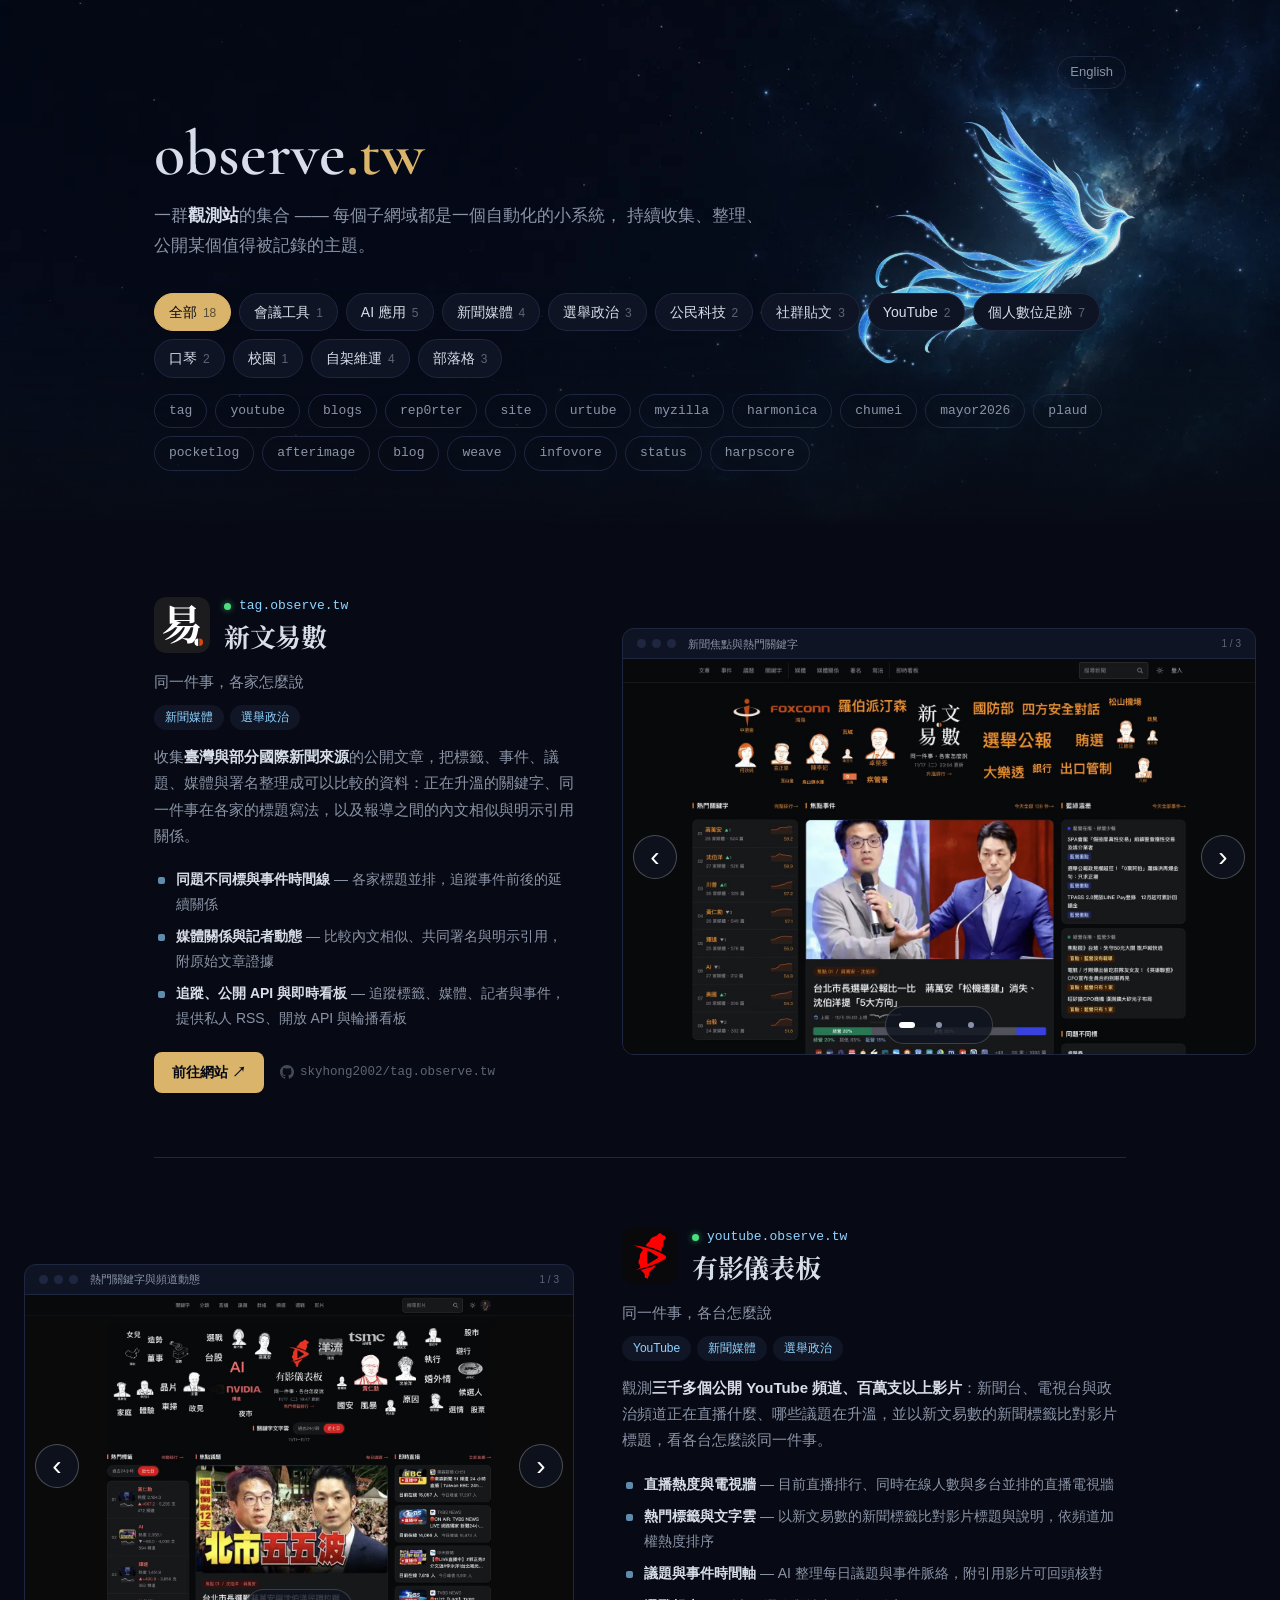
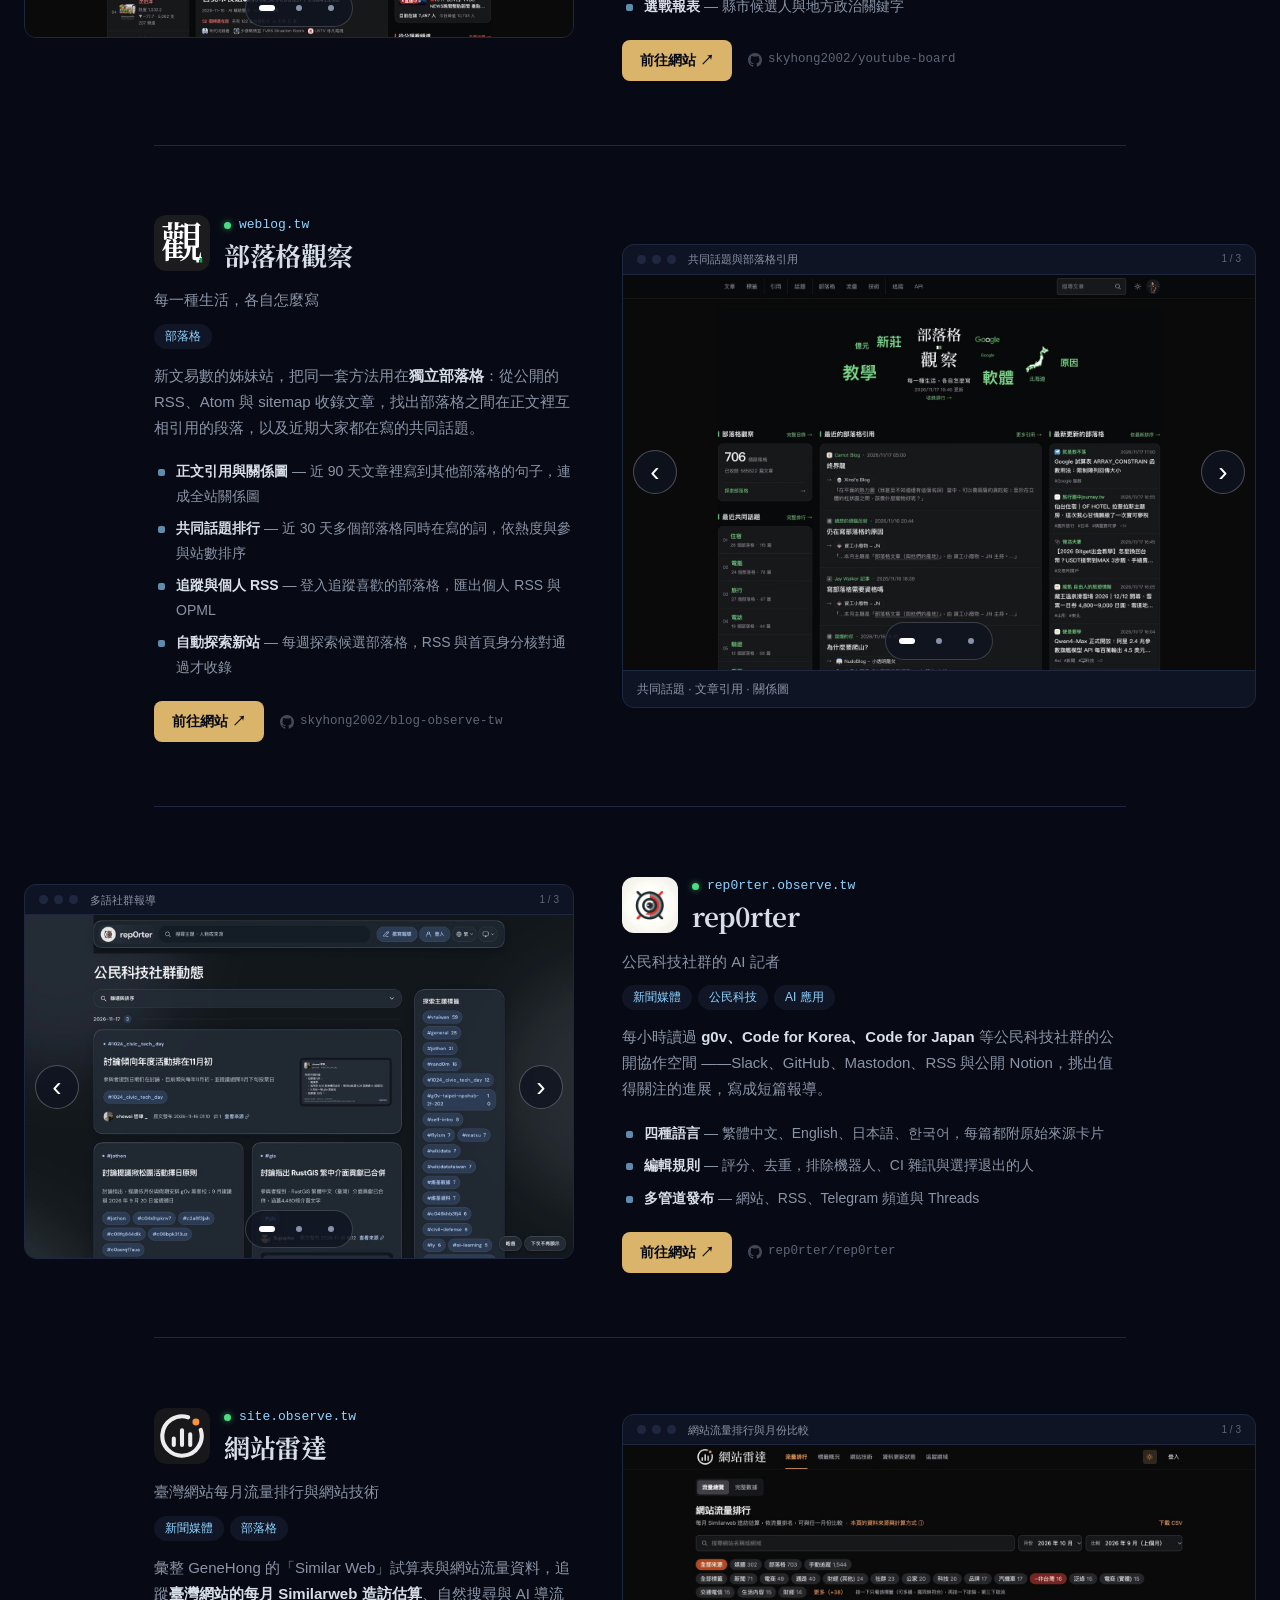
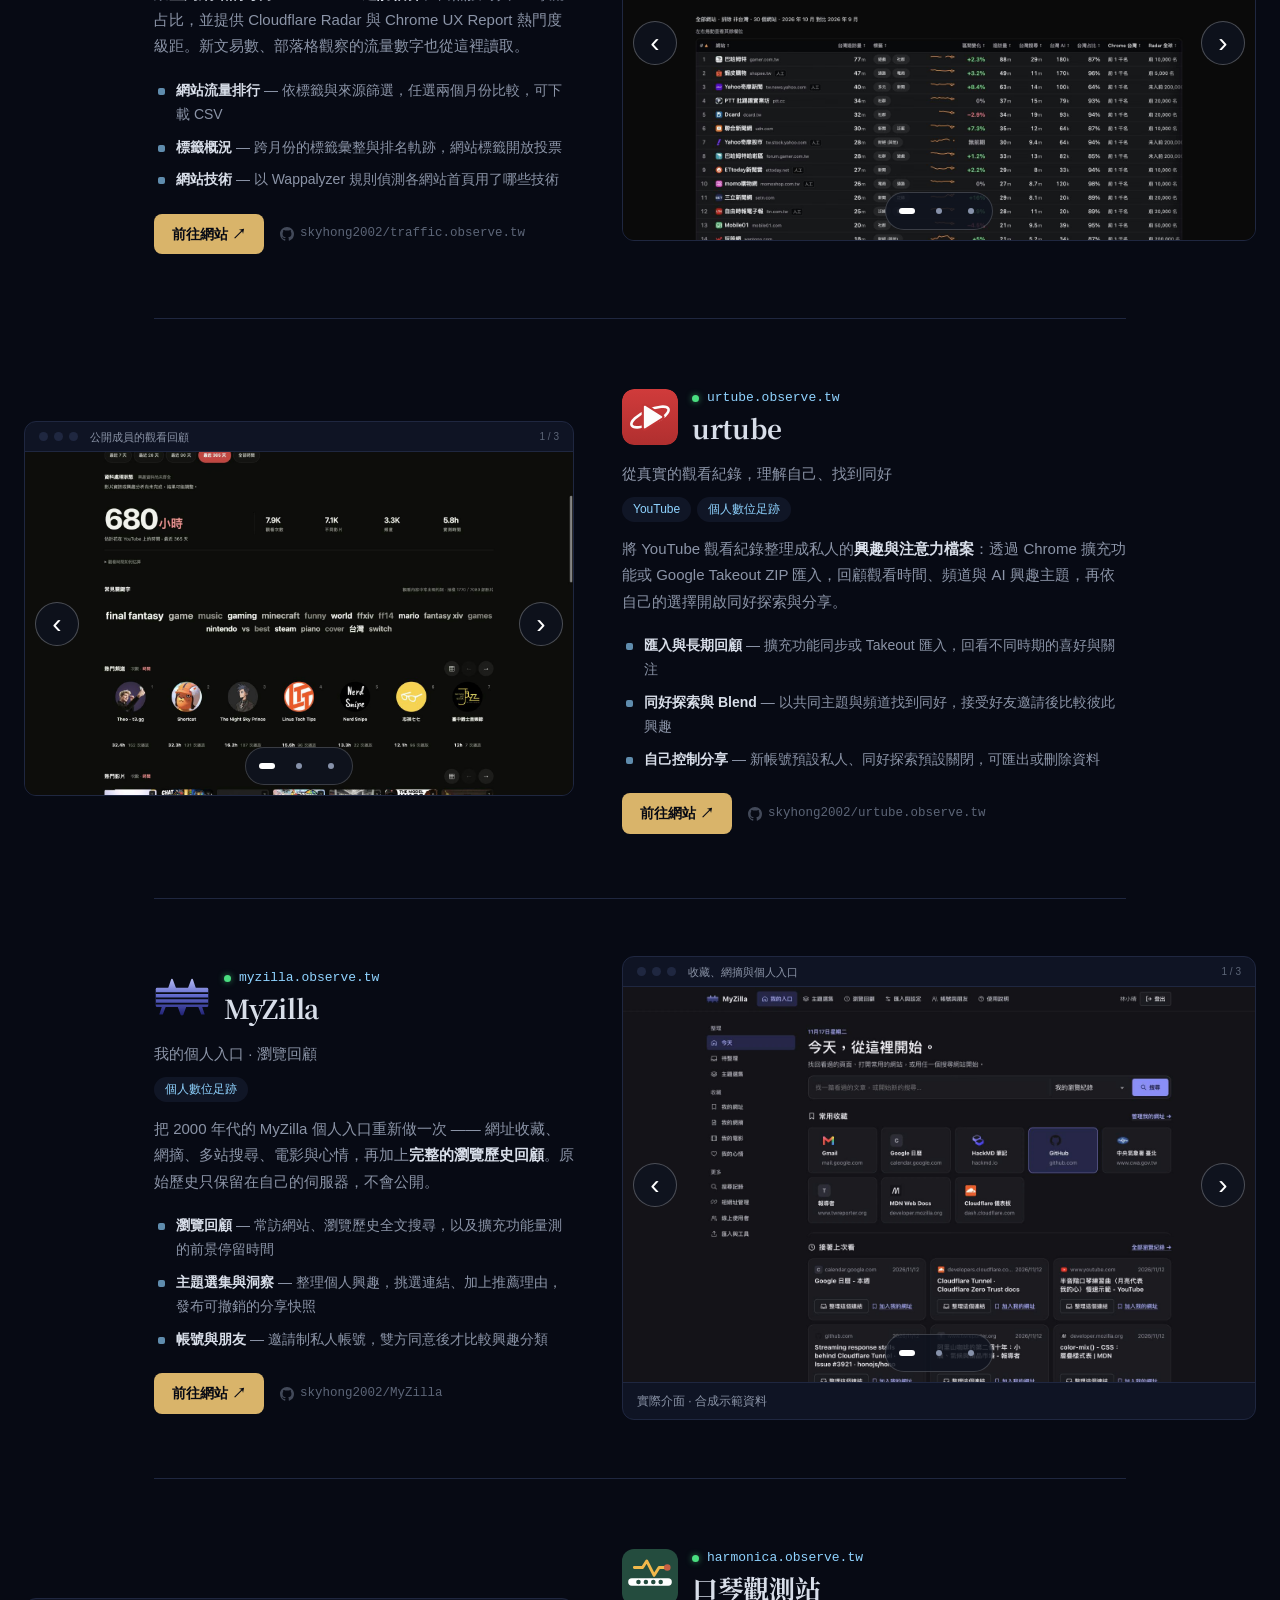
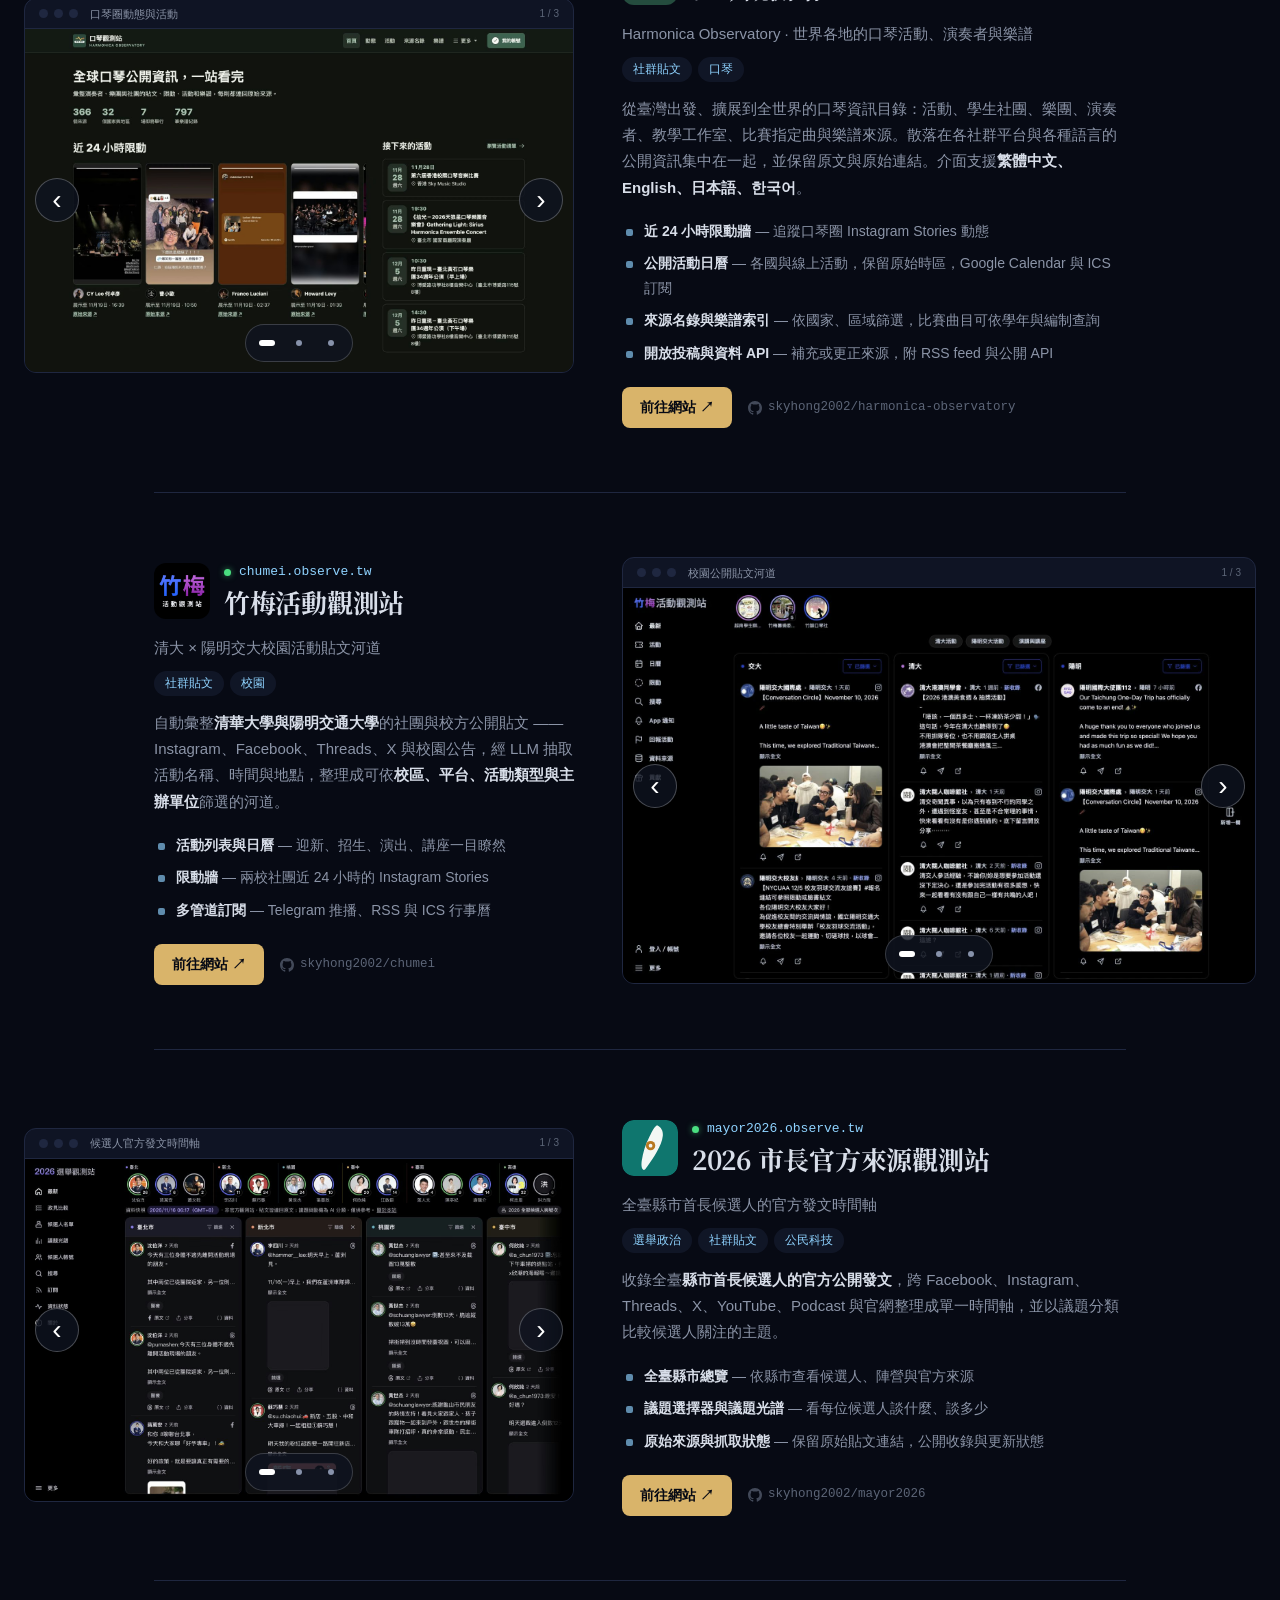
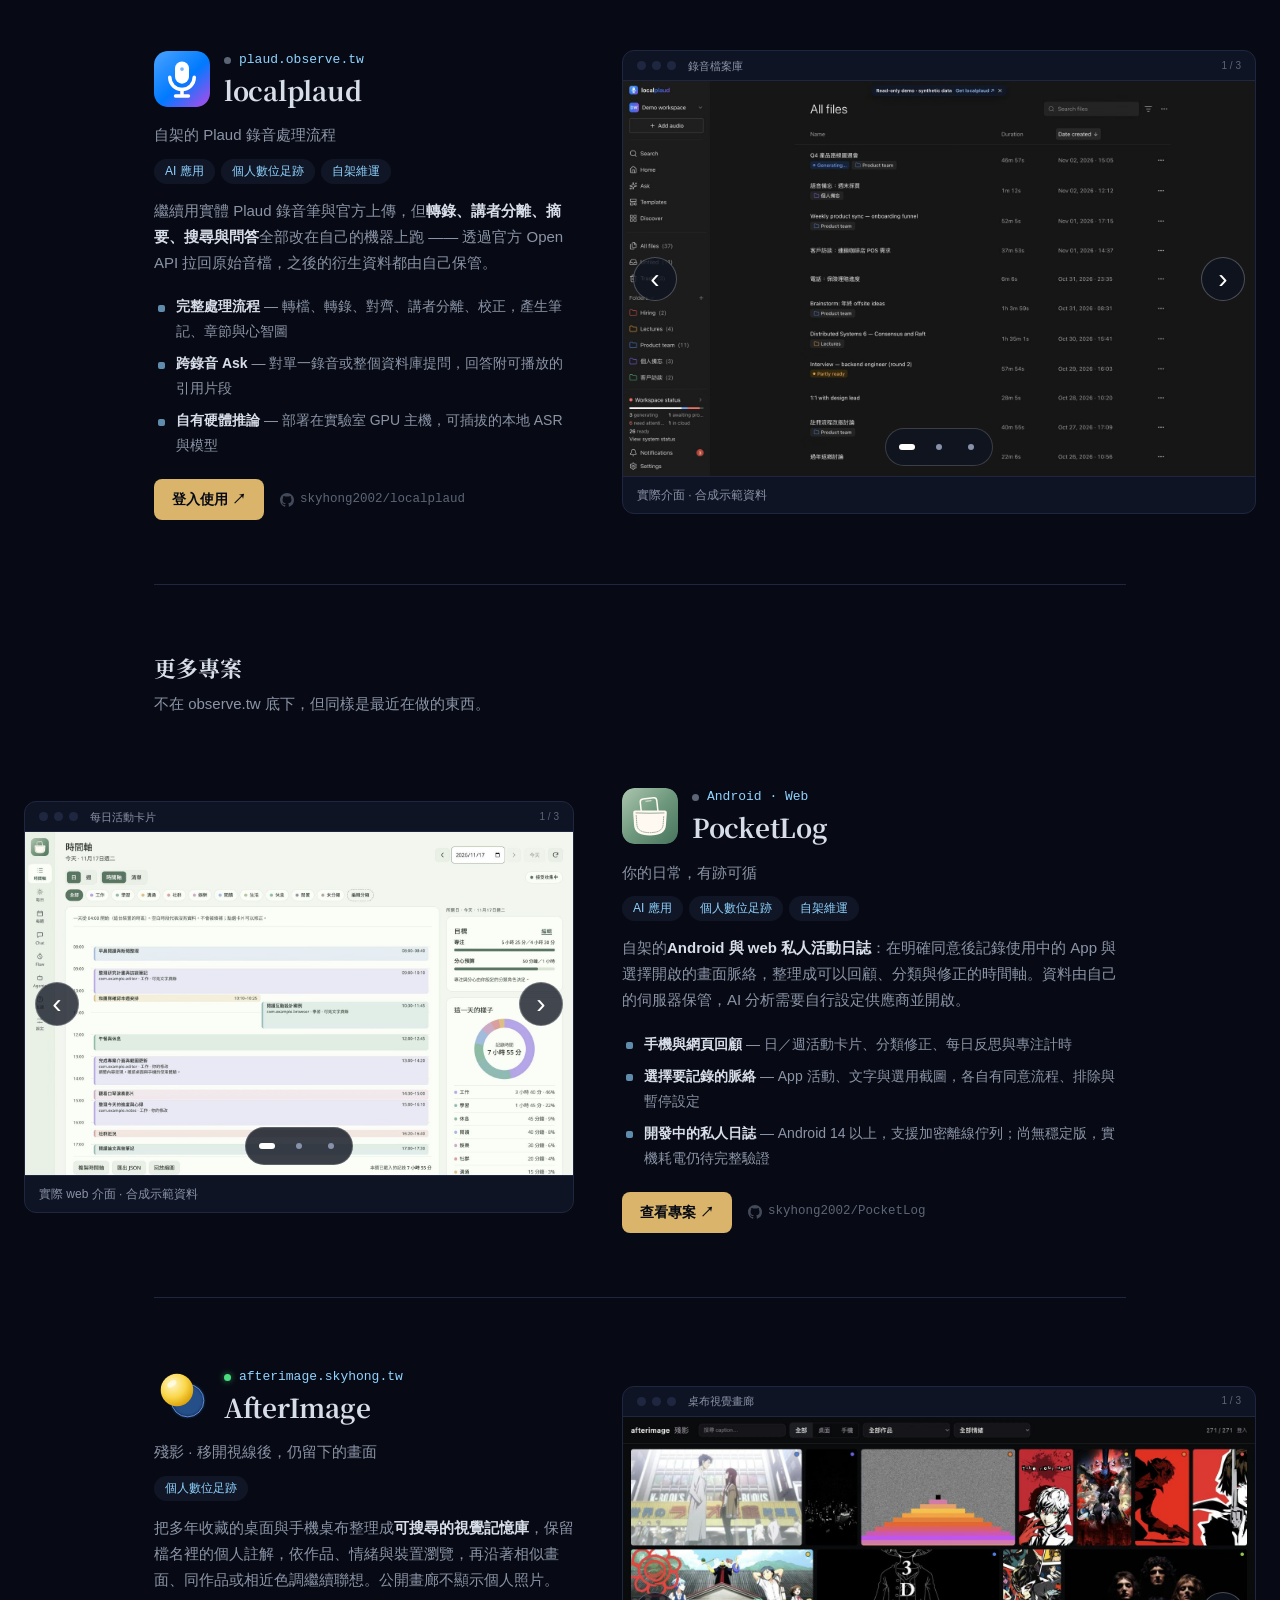
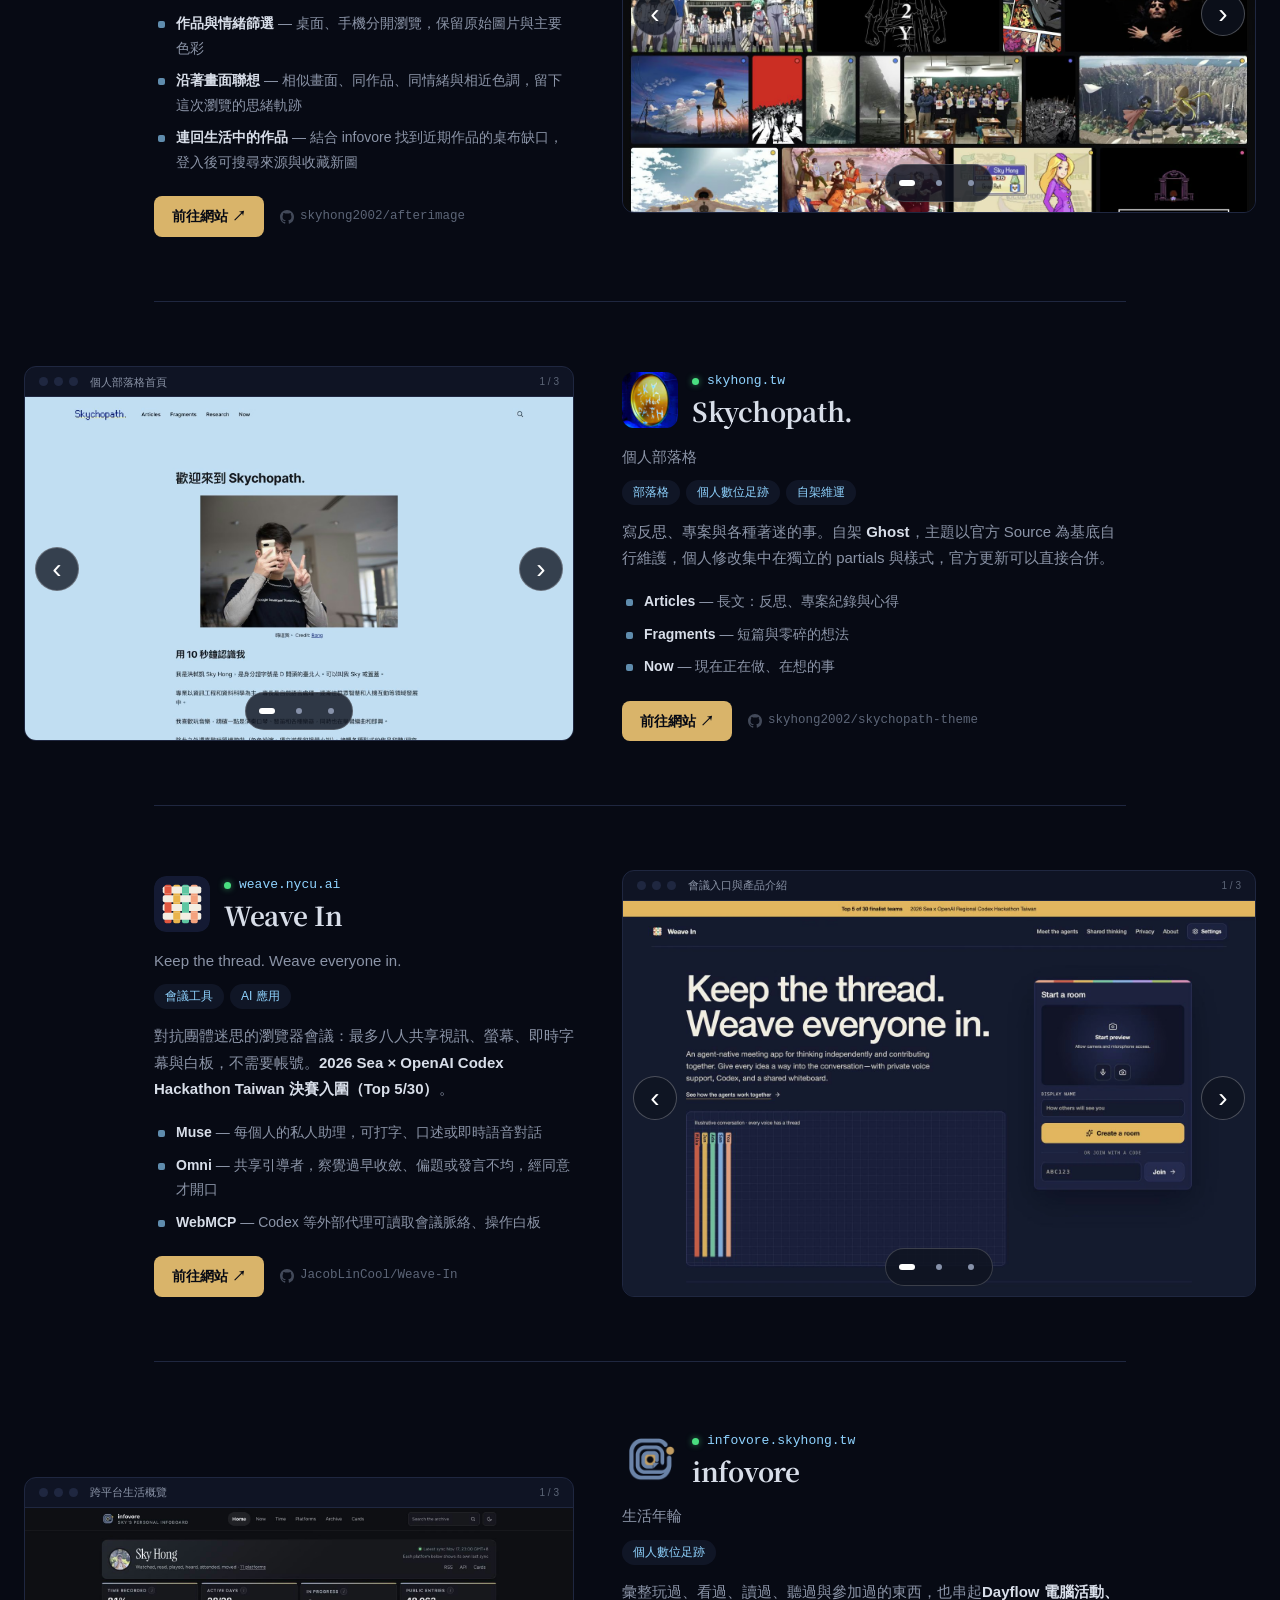
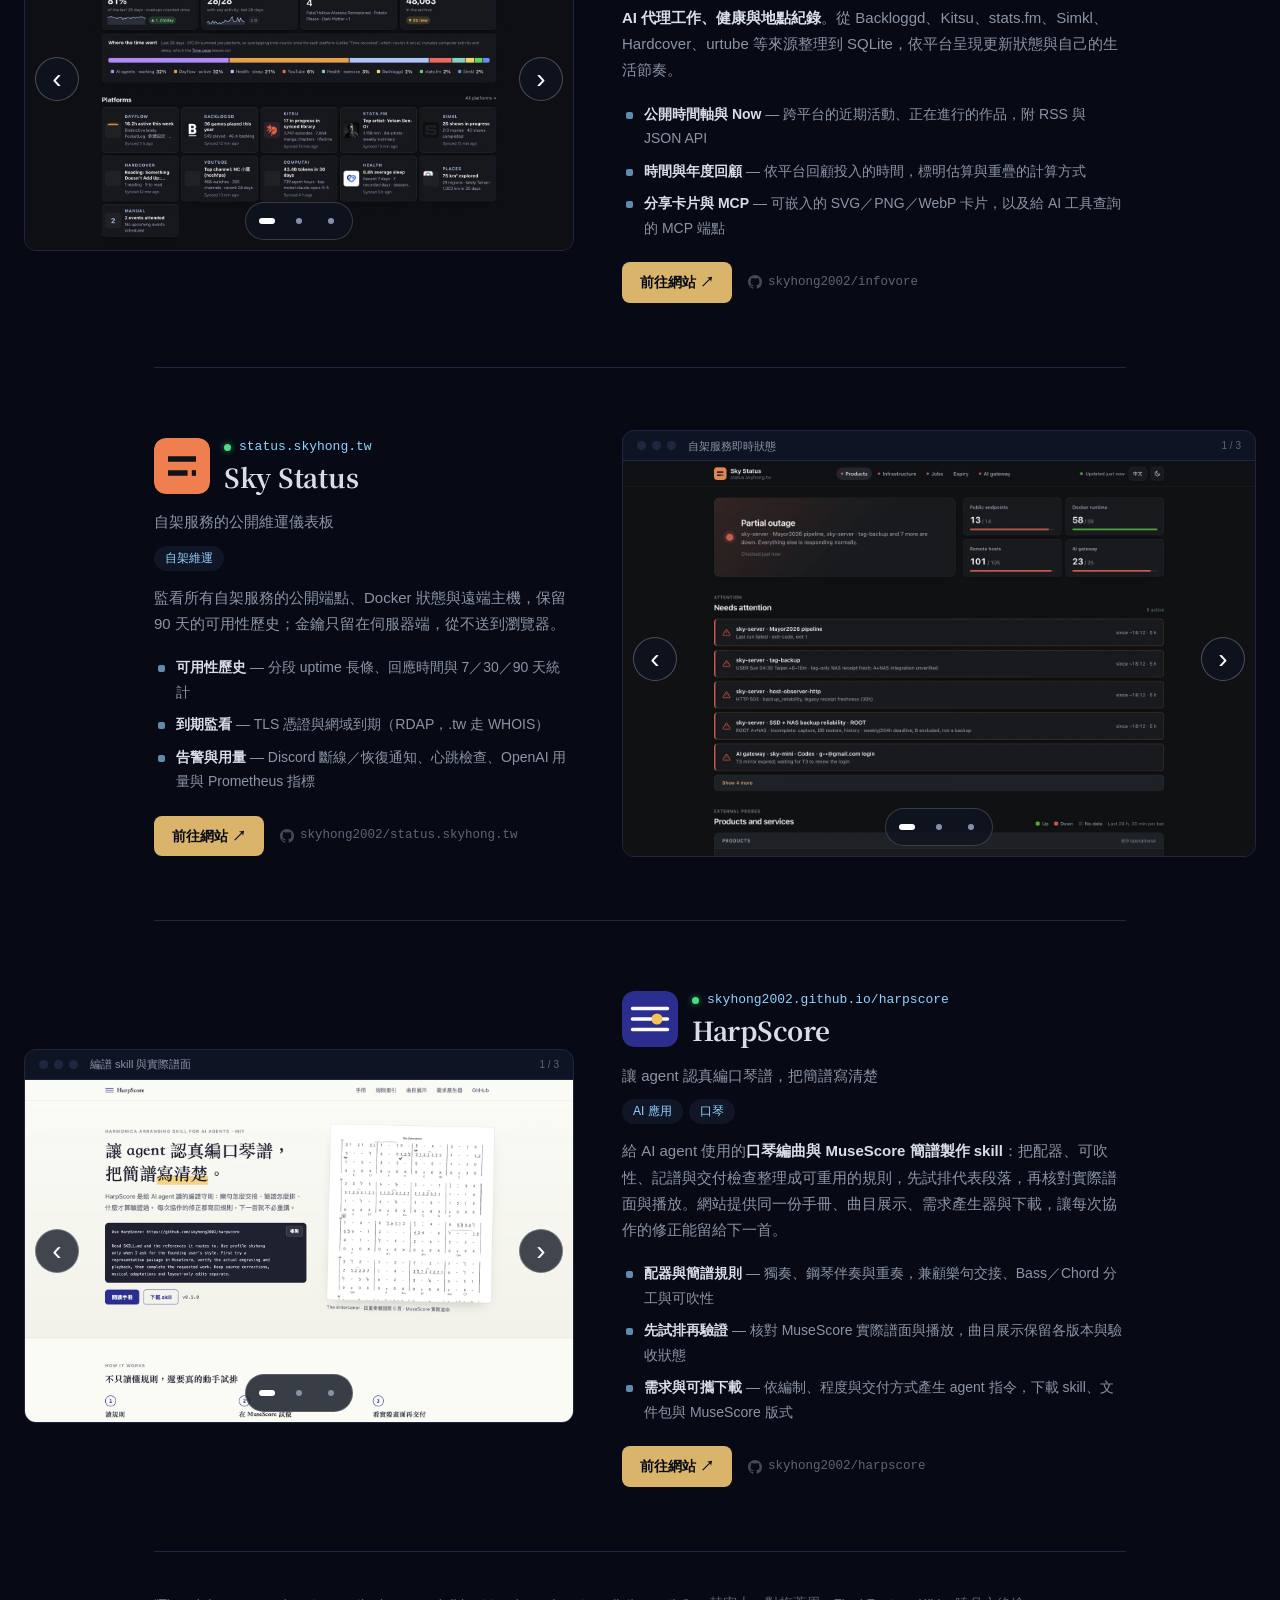
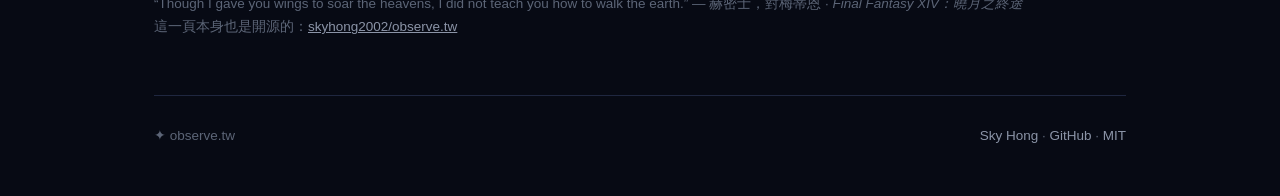
<file: index.html>
<!DOCTYPE html>
<html lang="zh-Hant-TW">
<head>
<meta charset="utf-8">
<meta name="viewport" content="width=device-width, initial-scale=1">
<link rel="canonical" href="https://observe.tw/">
<title>observe.tw — 觀測站群</title>
<meta name="description" content="自動化觀測站與個人工具：新聞、部落格、網站流量、校園與口琴活動、地方選舉、YouTube 興趣，以及 PocketLog 活動日誌、AfterImage 視覺記憶庫與 HarpScore 口琴編譜 skill。">
<meta property="og:title" content="observe.tw — 觀測站群">
<meta property="og:description" content="一群自動化觀測站：持續收集、整理、公開各種值得被記錄的事。">
<link rel="alternate" hreflang="zh-Hant" href="https://observe.tw/">
<link rel="alternate" hreflang="en" href="https://observe.tw/en/">
<link rel="icon" href="data:image/svg+xml,&lt;svg xmlns='http://www.w3.org/2000/svg' viewBox='0 0 100 100'&gt;&lt;text y='.9em' font-size='90'&gt;✦&lt;/text&gt;&lt;/svg&gt;">
<link rel="preconnect" href="https://fonts.googleapis.com">
<link rel="preconnect" href="https://fonts.gstatic.com" crossorigin>
<link rel="stylesheet" href="https://fonts.googleapis.com/css2?family=Cormorant+Garamond:wght@600&family=Noto+Serif+TC:wght@700&display=swap">
<style>
  :root {
    --bg: #070a14;
    --surface: #0f1424;
    --border: #1f2740;
    --text: #d8dee9;
    --text-dim: #8b94a7;
    --text-faint: #5c6577;
    --accent: #8fd3ff;
    --gold: #d9b46a;
    --live: #4ade80;
  }
  * { box-sizing: border-box; margin: 0; padding: 0; }
  html { color-scheme: dark; scroll-behavior: smooth; }
  body {
    background: var(--bg);
    color: var(--text);
    font-family: -apple-system, BlinkMacSystemFont, "Segoe UI", "Noto Sans TC", "PingFang TC", "Microsoft JhengHei", sans-serif;
    line-height: 1.75;
    -webkit-font-smoothing: antialiased;
  }
  .wrap {
    max-width: 1020px;
    margin: 0 auto;
    padding: 0 24px;
  }
  header {
    padding: 120px 0 56px;
    overflow: hidden;
    background:
      linear-gradient(180deg, rgba(7, 10, 20, 0) 50%, var(--bg)),
      url("/assets/sky.webp") center 30% / cover;
  }
  header .wrap { position: relative; }
  header .wrap > :not(.starbird):not(.lang-switch) { position: relative; z-index: 1; }
  .lang-switch {
    position: absolute;
    top: -64px; right: 24px;
    font-size: 13px;
    color: var(--text-dim);
    text-decoration: none;
    border: 1px solid var(--border);
    border-radius: 999px;
    padding: 4px 12px;
    z-index: 2;
    transition: color 0.15s, border-color 0.15s;
  }
  .lang-switch:hover { color: var(--accent); border-color: #2e364c; }
  .starbird {
    position: absolute;
    right: 10px; top: -30px;
    width: 290px;
    opacity: 0.9;
    pointer-events: none;
    filter: drop-shadow(0 0 36px rgba(143, 211, 255, 0.35));
    animation: glide 9s ease-in-out infinite;
  }
  @keyframes glide {
    0%, 100% { transform: translate(0, 0) rotate(-2deg); }
    50% { transform: translate(-12px, -14px) rotate(1deg); }
  }
  h1 {
    font-family: "Cormorant Garamond", serif;
    font-size: clamp(44px, 8vw, 64px);
    font-weight: 600;
    line-height: 1.05;
  }
  h1 .tld { color: var(--gold); }
  .tagline {
    margin-top: 14px;
    font-size: 17px;
    color: var(--text-dim);
    max-width: 36em;
  }
  .tagline b { color: var(--text); font-weight: 600; }
  nav.toc {
    display: flex;
    flex-wrap: wrap;
    gap: 8px;
    margin-top: 16px;
  }
  nav.toc a {
    font-family: ui-monospace, "SF Mono", Menlo, monospace;
    font-size: 13px;
    color: var(--text-dim);
    text-decoration: none;
    border: 1px solid var(--border);
    border-radius: 999px;
    padding: 5px 14px;
    transition: color 0.15s, border-color 0.15s;
  }
  nav.toc a:hover { color: var(--accent); border-color: #2e364c; }

  .topics {
    display: flex;
    flex-wrap: wrap;
    gap: 8px;
    margin-top: 32px;
  }
  .topics button, .tags button {
    font: inherit;
    cursor: pointer;
    border: 1px solid transparent;
    border-radius: 999px;
    transition: color 0.15s, background 0.15s, border-color 0.15s;
  }
  .topics button {
    font-size: 14px;
    color: var(--text);
    background: var(--surface);
    border-color: var(--border);
    padding: 6px 14px;
  }
  .topics button span { color: var(--text-faint); font-size: 12px; margin-left: 2px; }
  .topics button:hover { border-color: #364461; }
  .topics button[aria-pressed="true"] {
    color: var(--bg);
    background: var(--gold);
    border-color: var(--gold);
  }
  .topics button[aria-pressed="true"] span { color: rgba(7, 10, 20, 0.6); }
  .tags {
    display: flex;
    flex-wrap: wrap;
    gap: 6px;
    margin: -4px 0 14px;
  }
  .tags button {
    font-size: 12px;
    color: var(--accent);
    background: rgba(122, 162, 247, 0.08);
    padding: 1px 10px;
  }
  .tags button:hover { border-color: rgba(122, 162, 247, 0.4); }
  .site[hidden], .more[hidden] { display: none; }
  .filtering .site { border-top: 1px solid var(--border); }
  .filtering .site.first { border-top: none; }

  .site {
    display: grid;
    grid-template-columns: 5fr 6fr;
    gap: 48px;
    align-items: center;
    padding: 64px 0;
    border-top: 1px solid var(--border);
  }
  .site:first-of-type { border-top: none; }
  .site.flip .shot { order: -1; }
  .site-head {
    display: flex;
    align-items: center;
    gap: 14px;
    margin-bottom: 16px;
  }
  .logo {
    width: 56px;
    height: 56px;
    border-radius: 12px;
    flex-shrink: 0;
    object-fit: contain;
    /* Match the visual center of the domain and serif title. */
    transform: translateY(3px);
  }
  .logo.boxed { background: #fff; padding: 6px; }
  .logo.mono { display: grid; place-items: center; background: var(--surface); border: 1px solid var(--border); color: var(--accent); font-family: ui-monospace, monospace; font-size: 24px; }
  .site-head-text { min-width: 0; }
  .domain {
    display: inline-flex;
    align-items: center;
    gap: 8px;
    font-family: ui-monospace, "SF Mono", Menlo, monospace;
    font-size: 13px;
    color: var(--accent);
  }
  .dot {
    width: 7px; height: 7px; border-radius: 50%;
    background: var(--live);
    box-shadow: 0 0 6px rgba(74, 222, 128, 0.6);
  }
  .dot.private { background: var(--text-faint); box-shadow: none; }
  .site h2 {
    font-family: "Noto Serif TC", serif;
    font-size: 26px;
    font-weight: 700;
    letter-spacing: -0.01em;
    line-height: 1.3;
  }
  .site .sub {
    font-size: 15px;
    color: var(--text-dim);
    margin-bottom: 14px;
  }
  .site .desc {
    font-size: 15px;
    color: var(--text-dim);
  }
  .site .desc + .desc { margin-top: 10px; }
  .site .desc b { color: var(--text); font-weight: 600; }
  ul.feats {
    list-style: none;
    margin: 18px 0 0;
    display: flex;
    flex-direction: column;
    gap: 8px;
  }
  ul.feats li {
    font-size: 14px;
    color: var(--text-dim);
    padding-left: 22px;
    position: relative;
  }
  ul.feats li::before {
    content: "";
    position: absolute;
    left: 4px; top: 0.72em;
    width: 7px; height: 7px;
    border-radius: 2px;
    background: var(--accent);
    opacity: 0.65;
  }
  ul.feats li b { color: var(--text); font-weight: 600; }
  .links {
    display: flex;
    flex-wrap: wrap;
    align-items: center;
    gap: 16px;
    margin-top: 22px;
  }
  .visit {
    display: inline-block;
    font-size: 14px;
    font-weight: 600;
    color: var(--bg);
    background: var(--gold);
    border-radius: 8px;
    padding: 8px 18px;
    text-decoration: none;
    transition: filter 0.15s;
  }
  .visit:hover { filter: brightness(1.12); }
  .repo {
    display: inline-flex;
    align-items: center;
    gap: 6px;
    font-family: ui-monospace, "SF Mono", Menlo, monospace;
    font-size: 12.5px;
    color: var(--text-faint);
    text-decoration: none;
  }
  a.repo:hover { color: var(--text-dim); }
  .repo svg { flex-shrink: 0; opacity: 0.7; }

  .shot {
    display: block;
    border: 1px solid var(--border);
    border-radius: 12px;
    overflow: hidden;
    background: var(--surface);
    text-decoration: none;
    transition: border-color 0.2s, transform 0.2s;
  }
  .shot:hover { border-color: #364461; }
  .shot-bar {
    display: flex;
    align-items: center;
    gap: 6px;
    height: 30px;
    padding: 0 14px;
    border-bottom: 1px solid var(--border);
  }
  .shot-bar i {
    flex-shrink: 0;
    width: 9px; height: 9px;
    border-radius: 50%;
    background: var(--border);
  }
  .shot img {
    display: block;
    width: 100%;
    height: auto;
  }
  .gallery-label {
    min-width: 0;
    margin-left: 6px;
    overflow: hidden;
    white-space: nowrap;
    text-overflow: ellipsis;
    color: var(--text-dim);
    font-size: 11px;
    line-height: 18px;
  }
  .gallery-count { margin-left: auto; flex-shrink: 0; color: var(--text-faint); font-size: 10px; }
  .gallery-stage { position: relative; aspect-ratio: 8 / 5; touch-action: pan-y pinch-zoom; }
  .gallery-slide { position: absolute; inset: 0; display: block; width: 100%; height: 100%; }
  .gallery-slide[hidden], .gallery-controls[hidden] { display: none; }
  .gallery-slide img { height: 100%; object-fit: contain; }
  .gallery-slide:focus-visible { outline: 3px solid var(--accent); outline-offset: -3px; }
  .gallery-arrow {
    position: absolute;
    z-index: 2;
    top: calc(50% - 22px);
    display: grid;
    place-items: center;
    width: 44px;
    height: 44px;
    padding: 0;
    border: 1px solid rgba(255,255,255,.25);
    border-radius: 50%;
    background: rgba(15,20,32,.78);
    color: #fff;
    font-family: inherit;
    font-size: 28px;
    line-height: 1;
    cursor: pointer;
  }
  .gallery-prev { left: 10px; }
  .gallery-next { right: 10px; }
  .gallery-dots {
    position: absolute;
    z-index: 2;
    bottom: 10px;
    left: 50%;
    transform: translateX(-50%);
    display: flex;
    padding: 0 5px;
    border: 1px solid rgba(255,255,255,.18);
    border-radius: 24px;
    background: rgba(15,20,32,.82);
  }
  .gallery-dots button {
    display: grid;
    place-items: center;
    width: 32px;
    height: 36px;
    padding: 0;
    border: 0;
    background: transparent;
    cursor: pointer;
  }
  .gallery-dots button span { width: 6px; height: 6px; border-radius: 50%; background: #8792aa; }
  .gallery-dots button[aria-pressed="true"] span { width: 16px; border-radius: 4px; background: #fff; }
  .gallery-arrow:hover { background: #26334e; }
  .gallery button:focus-visible { outline: 2px solid var(--accent); outline-offset: 2px; }
  .sr-only { position: absolute; width: 1px; height: 1px; padding: 0; overflow: hidden; clip-path: inset(50%); white-space: nowrap; }
  .shot-caption {
    display: block;
    padding: 9px 14px;
    border-top: 1px solid var(--border);
    color: var(--text-dim);
    font-size: 12px;
    line-height: 1.5;
  }

  .shot .ph {
    display: flex;
    flex-direction: column;
    align-items: center;
    justify-content: center;
    gap: 16px;
    aspect-ratio: 16 / 10;
    background: radial-gradient(ellipse 55% 50% at 50% 45%, rgba(122, 162, 247, 0.08), transparent);
    font-family: ui-monospace, "SF Mono", Menlo, monospace;
    font-size: 13px;
    color: var(--text-faint);
  }
  .shot .ph img { width: 72px; height: 72px; }

  .more {
    padding: 64px 0;
    border-top: 1px solid var(--border);
  }
  .more#more { padding-bottom: 0; }
  .more#more + .site { border-top: none; }
  .more h2 { font-family: "Noto Serif TC", serif; font-size: 22px; font-weight: 700; }
  .more > p { font-size: 15px; color: var(--text-dim); margin-top: 4px; }

  .note {
    padding: 40px 0 8px;
    border-top: 1px solid var(--border);
    font-size: 13.5px;
    color: var(--text-faint);
  }
  .note a { color: var(--text-dim); }
  footer {
    margin-top: 48px;
    padding: 28px 0 48px;
    border-top: 1px solid var(--border);
    font-size: 13.5px;
    color: var(--text-faint);
  }
  footer a { color: var(--text-dim); text-decoration: none; }
  footer a:hover { color: var(--accent); }

  @media (min-width: 1021px) {
    .site {
      --shot-bleed: min(180px, calc((100vw - 1020px) / 2));
      grid-template-columns: minmax(0, 5fr) minmax(0, 6fr);
    }
    .site .shot {
      min-width: 0;
      width: calc(100% + var(--shot-bleed));
      /* Offset the extra 16:10 image height so the text and row spacing stay put. */
      margin-block: calc(var(--shot-bleed) * -0.3125);
    }
    .site.flip .shot { margin-left: calc(-1 * var(--shot-bleed)); }
  }
  @media (max-width: 800px) {
    .site {
      grid-template-columns: 1fr;
      gap: 28px;
      padding: 48px 0;
    }
    .site.flip .shot { order: 0; }
  }
  @media (max-width: 800px) { .starbird { width: 240px; right: -80px; top: -20px; opacity: 0.3; } }
  @media (prefers-reduced-motion: reduce) { .starbird { animation: none; } }
</style>
</head>
<body>

<header>
  <div class="wrap">
    <a class="lang-switch" href="/en/" hreflang="en" lang="en">English</a>
    <img class="starbird" src="/assets/starbird.webp" alt="">
    <h1>observe<span class="tld">.tw</span></h1>
    <p class="tagline">
      一群<b>觀測站</b>的集合 —— 每個子網域都是一個自動化的小系統，
      持續收集、整理、公開某個值得被記錄的主題。
    </p>
    <div class="topics" role="group" aria-label="依主題篩選">
      <button type="button" data-tag="" aria-pressed="true">全部 <span>18</span></button>
      <button type="button" data-tag="meeting" aria-pressed="false">會議工具 <span>1</span></button>
      <button type="button" data-tag="ai" aria-pressed="false">AI 應用 <span>5</span></button>
      <button type="button" data-tag="news" aria-pressed="false">新聞媒體 <span>4</span></button>
      <button type="button" data-tag="politics" aria-pressed="false">選舉政治 <span>3</span></button>
      <button type="button" data-tag="civic" aria-pressed="false">公民科技 <span>2</span></button>
      <button type="button" data-tag="social" aria-pressed="false">社群貼文 <span>3</span></button>
      <button type="button" data-tag="youtube" aria-pressed="false">YouTube <span>2</span></button>
      <button type="button" data-tag="lifelog" aria-pressed="false">個人數位足跡 <span>7</span></button>
      <button type="button" data-tag="harmonica" aria-pressed="false">口琴 <span>2</span></button>
      <button type="button" data-tag="campus" aria-pressed="false">校園 <span>1</span></button>
      <button type="button" data-tag="selfhost" aria-pressed="false">自架維運 <span>4</span></button>
      <button type="button" data-tag="blog" aria-pressed="false">部落格 <span>3</span></button>
    </div>
    <nav class="toc" aria-label="專案">
      <a href="#tag">tag</a>
      <a href="#youtube">youtube</a>
      <a href="#blogs">blogs</a>
      <a href="#rep0rter">rep0rter</a>
      <a href="#site">site</a>
      <a href="#urtube">urtube</a>
      <a href="#myzilla">myzilla</a>
      <a href="#harmonica">harmonica</a>
      <a href="#chumei">chumei</a>
      <a href="#mayor2026">mayor2026</a>
      <a href="#plaud">plaud</a>
      <a href="#pocketlog">pocketlog</a>
      <a href="#afterimage">afterimage</a>
      <a href="#blog">blog</a>
      <a href="#weave">weave</a>
      <a href="#infovore">infovore</a>
      <a href="#status">status</a>
      <a href="#harpscore">harpscore</a>
    </nav>
  </div>
</header>

<div class="wrap">

<section class="site" id="tag" data-tags="news politics">
  <div class="info">
    <div class="site-head">
      <img class="logo" src="assets/tag-logo.svg" alt="新文易數 logo" width="56" height="56">
      <div class="site-head-text">
        <span class="domain"><span class="dot"></span>tag.observe.tw</span>
        <h2>新文易數</h2>
      </div>
    </div>
    <p class="sub">同一件事，各家怎麼說</p>
    <div class="tags"><button type="button" data-tag="news">新聞媒體</button><button type="button" data-tag="politics">選舉政治</button></div>
    <p class="desc">
      收集<b>臺灣與部分國際新聞來源</b>的公開文章，把標籤、事件、議題、媒體與署名整理成可以比較的資料：正在升溫的關鍵字、同一件事在各家的標題寫法，以及報導之間的內文相似與明示引用關係。
    </p>
    <ul class="feats">
      <li><b>同題不同標與事件時間線</b> — 各家標題並排，追蹤事件前後的延續關係</li>
      <li><b>媒體關係與記者動態</b> — 比較內文相似、共同署名與明示引用，附原始文章證據</li>
      <li><b>追蹤、公開 API 與即時看板</b> — 追蹤標籤、媒體、記者與事件，提供私人 RSS、開放 API 與輪播看板</li>
    </ul>
    <div class="links">
      <a class="visit" href="https://tag.observe.tw" target="_blank" rel="noopener">前往網站 ↗</a>
      <a class="repo" href="https://github.com/skyhong2002/tag.observe.tw" target="_blank" rel="noopener"><svg width="14" height="14" viewBox="0 0 16 16" fill="currentColor"><path d="M8 0C3.58 0 0 3.58 0 8c0 3.54 2.29 6.53 5.47 7.59.4.07.55-.17.55-.38 0-.19-.01-.82-.01-1.49-2.01.37-2.53-.49-2.69-.94-.09-.23-.48-.94-.82-1.13-.28-.15-.68-.52-.01-.53.63-.01 1.08.58 1.23.82.72 1.21 1.87.87 2.33.66.07-.52.28-.87.51-1.07-1.78-.2-3.64-.89-3.64-3.95 0-.87.31-1.59.82-2.15-.08-.2-.36-1.02.08-2.12 0 0 .67-.21 2.2.82.64-.18 1.32-.27 2-.27s1.36.09 2 .27c1.53-1.04 2.2-.82 2.2-.82.44 1.1.16 1.92.08 2.12.51.56.82 1.27.82 2.15 0 3.07-1.87 3.75-3.65 3.95.29.25.54.73.54 1.48 0 1.07-.01 1.93-.01 2.2 0 .21.15.46.55.38A8.01 8.01 0 0 0 16 8c0-4.42-3.58-8-8-8z"/></svg>skyhong2002/tag.observe.tw</a>
    </div>
  </div>
  <!-- gallery:tag -->
  <div class="shot gallery" role="region" aria-roledescription="圖片輪播" aria-label="新文易數 功能截圖">
    <div class="shot-bar"><i></i><i></i><i></i><span class="gallery-label">新聞焦點與熱門關鍵字</span><span class="gallery-count" aria-hidden="true">1 / 3</span></div>
    <div class="gallery-stage">
      <a class="gallery-slide" id="tag-shot-1" href="https://tag.observe.tw/" target="_blank" rel="noopener" data-label="新聞焦點與熱門關鍵字" aria-label="新文易數 · 新聞焦點與熱門關鍵字">
        <img src="/assets/shot-tag.avif?v=c3494d37640b" alt="新文易數：新聞焦點與熱門關鍵字截圖" width="1600" height="1000" loading="lazy" decoding="async" draggable="false">
      </a>
      <a class="gallery-slide" id="tag-shot-2" href="https://tag.observe.tw/eve/914/" target="_blank" rel="noopener" data-label="同題不同標與事件脈絡" aria-label="新文易數 · 同題不同標與事件脈絡" hidden>
        <img data-src="/assets/shot-tag-event.avif?v=a2af04fd9aa8" alt="新文易數：同題不同標與事件脈絡截圖" width="1600" height="1000" loading="lazy" decoding="async" draggable="false">
      </a>
      <a class="gallery-slide" id="tag-shot-3" href="https://tag.observe.tw/similarity/" target="_blank" rel="noopener" data-label="媒體報導關係" aria-label="新文易數 · 媒體報導關係" hidden>
        <img data-src="/assets/shot-tag-relations.avif?v=2727d9d05f55" alt="新文易數：媒體報導關係截圖" width="1600" height="1000" loading="lazy" decoding="async" draggable="false">
      </a>
      <div class="gallery-controls" hidden>
        <button type="button" class="gallery-arrow gallery-prev" aria-label="上一張截圖">‹</button>
        <button type="button" class="gallery-arrow gallery-next" aria-label="下一張截圖">›</button>
        <div class="gallery-dots" role="group" aria-label="選擇截圖">
          <button type="button" data-slide="0" aria-controls="tag-shot-1" aria-label="1. 新聞焦點與熱門關鍵字" aria-pressed="true"><span></span></button>
          <button type="button" data-slide="1" aria-controls="tag-shot-2" aria-label="2. 同題不同標與事件脈絡" aria-pressed="false"><span></span></button>
          <button type="button" data-slide="2" aria-controls="tag-shot-3" aria-label="3. 媒體報導關係" aria-pressed="false"><span></span></button>
        </div>
      </div>
    </div>
    <span class="gallery-status sr-only" aria-live="polite" aria-atomic="true"></span>
  </div>
  <!-- /gallery:tag -->
</section>

<section class="site flip" id="youtube" data-tags="youtube news politics">
  <div class="info">
    <div class="site-head">
      <img class="logo" src="assets/youtube-logo.svg?v=feb7d2685dfb" alt="有影儀表板 logo" width="56" height="56">
      <div class="site-head-text">
        <span class="domain"><span class="dot"></span>youtube.observe.tw</span>
        <h2>有影儀表板</h2>
      </div>
    </div>
    <p class="sub">同一件事，各台怎麼說</p>
    <div class="tags"><button type="button" data-tag="youtube">YouTube</button><button type="button" data-tag="news">新聞媒體</button><button type="button" data-tag="politics">選舉政治</button></div>
    <p class="desc">
      觀測<b>三千多個公開 YouTube 頻道、百萬支以上影片</b>：新聞台、電視台與政治頻道正在直播什麼、哪些議題在升溫，並以新文易數的新聞標籤比對影片標題，看各台怎麼談同一件事。
    </p>
    <ul class="feats">
      <li><b>直播熱度與電視牆</b> — 目前直播排行、同時在線人數與多台並排的直播電視牆</li>
      <li><b>熱門標籤與文字雲</b> — 以新文易數的新聞標籤比對影片標題與說明，依頻道加權熱度排序</li>
      <li><b>議題與事件時間軸</b> — AI 整理每日議題與事件脈絡，附引用影片可回頭核對</li>
      <li><b>選戰報表</b> — 縣市候選人與地方政治關鍵字</li>
    </ul>
    <div class="links">
      <a class="visit" href="https://youtube.observe.tw" target="_blank" rel="noopener">前往網站 ↗</a>
      <a class="repo" href="https://github.com/skyhong2002/youtube-board" target="_blank" rel="noopener"><svg width="14" height="14" viewBox="0 0 16 16" fill="currentColor"><path d="M8 0C3.58 0 0 3.58 0 8c0 3.54 2.29 6.53 5.47 7.59.4.07.55-.17.55-.38 0-.19-.01-.82-.01-1.49-2.01.37-2.53-.49-2.69-.94-.09-.23-.48-.94-.82-1.13-.28-.15-.68-.52-.01-.53.63-.01 1.08.58 1.23.82.72 1.21 1.87.87 2.33.66.07-.52.28-.87.51-1.07-1.78-.2-3.64-.89-3.64-3.95 0-.87.31-1.59.82-2.15-.08-.2-.36-1.02.08-2.12 0 0 .67-.21 2.2.82.64-.18 1.32-.27 2-.27s1.36.09 2 .27c1.53-1.04 2.2-.82 2.2-.82.44 1.1.16 1.92.08 2.12.51.56.82 1.27.82 2.15 0 3.07-1.87 3.75-3.65 3.95.29.25.54.73.54 1.48 0 1.07-.01 1.93-.01 2.2 0 .21.15.46.55.38A8.01 8.01 0 0 0 16 8c0-4.42-3.58-8-8-8z"/></svg>skyhong2002/youtube-board</a>
    </div>
  </div>
  <!-- gallery:youtube -->
  <div class="shot gallery" role="region" aria-roledescription="圖片輪播" aria-label="有影儀表板 功能截圖">
    <div class="shot-bar"><i></i><i></i><i></i><span class="gallery-label">熱門關鍵字與頻道動態</span><span class="gallery-count" aria-hidden="true">1 / 3</span></div>
    <div class="gallery-stage">
      <a class="gallery-slide" id="youtube-shot-1" href="https://youtube.observe.tw/" target="_blank" rel="noopener" data-label="熱門關鍵字與頻道動態" aria-label="有影儀表板 · 熱門關鍵字與頻道動態">
        <img src="/assets/shot-youtube.avif?v=96f9955921e5" alt="有影儀表板：熱門關鍵字與頻道動態截圖" width="1600" height="1000" loading="lazy" decoding="async" draggable="false">
      </a>
      <a class="gallery-slide" id="youtube-shot-2" href="https://youtube.observe.tw/live/current?or=1,2,12,13,14,81" target="_blank" rel="noopener" data-label="直播熱度排行" aria-label="有影儀表板 · 直播熱度排行" hidden>
        <img data-src="/assets/shot-youtube-live.avif?v=0057e24ba633" alt="有影儀表板：直播熱度排行截圖" width="1600" height="1000" loading="lazy" decoding="async" draggable="false">
      </a>
      <a class="gallery-slide" id="youtube-shot-3" href="https://youtube.observe.tw/ai/days" target="_blank" rel="noopener" data-label="每日議題與各台觀點" aria-label="有影儀表板 · 每日議題與各台觀點" hidden>
        <img data-src="/assets/shot-youtube-topics.avif?v=6125713045c5" alt="有影儀表板：每日議題與各台觀點截圖" width="1600" height="1000" loading="lazy" decoding="async" draggable="false">
      </a>
      <div class="gallery-controls" hidden>
        <button type="button" class="gallery-arrow gallery-prev" aria-label="上一張截圖">‹</button>
        <button type="button" class="gallery-arrow gallery-next" aria-label="下一張截圖">›</button>
        <div class="gallery-dots" role="group" aria-label="選擇截圖">
          <button type="button" data-slide="0" aria-controls="youtube-shot-1" aria-label="1. 熱門關鍵字與頻道動態" aria-pressed="true"><span></span></button>
          <button type="button" data-slide="1" aria-controls="youtube-shot-2" aria-label="2. 直播熱度排行" aria-pressed="false"><span></span></button>
          <button type="button" data-slide="2" aria-controls="youtube-shot-3" aria-label="3. 每日議題與各台觀點" aria-pressed="false"><span></span></button>
        </div>
      </div>
    </div>
    <span class="gallery-status sr-only" aria-live="polite" aria-atomic="true"></span>
  </div>
  <!-- /gallery:youtube -->
</section>

<section class="site" id="blogs" data-tags="blog">
  <div class="info">
    <div class="site-head">
      <img class="logo" src="assets/blogs-logo.svg" alt="部落格觀察 logo" width="56" height="56">
      <div class="site-head-text">
        <span class="domain"><span class="dot"></span>weblog.tw</span>
        <h2>部落格觀察</h2>
      </div>
    </div>
    <p class="sub">每一種生活，各自怎麼寫</p>
    <div class="tags"><button type="button" data-tag="blog">部落格</button></div>
    <p class="desc">
      新文易數的姊妹站，把同一套方法用在<b>獨立部落格</b>：從公開的 RSS、Atom 與 sitemap 收錄文章，找出部落格之間在正文裡互相引用的段落，以及近期大家都在寫的共同話題。
    </p>
    <ul class="feats">
      <li><b>正文引用與關係圖</b> — 近 90 天文章裡寫到其他部落格的句子，連成全站關係圖</li>
      <li><b>共同話題排行</b> — 近 30 天多個部落格同時在寫的詞，依熱度與參與站數排序</li>
      <li><b>追蹤與個人 RSS</b> — 登入追蹤喜歡的部落格，匯出個人 RSS 與 OPML</li>
      <li><b>自動探索新站</b> — 每週探索候選部落格，RSS 與首頁身分核對通過才收錄</li>
    </ul>
    <div class="links">
      <a class="visit" href="https://weblog.tw" target="_blank" rel="noopener">前往網站 ↗</a>
      <a class="repo" href="https://github.com/skyhong2002/blog-observe-tw" target="_blank" rel="noopener"><svg width="14" height="14" viewBox="0 0 16 16" fill="currentColor"><path d="M8 0C3.58 0 0 3.58 0 8c0 3.54 2.29 6.53 5.47 7.59.4.07.55-.17.55-.38 0-.19-.01-.82-.01-1.49-2.01.37-2.53-.49-2.69-.94-.09-.23-.48-.94-.82-1.13-.28-.15-.68-.52-.01-.53.63-.01 1.08.58 1.23.82.72 1.21 1.87.87 2.33.66.07-.52.28-.87.51-1.07-1.78-.2-3.64-.89-3.64-3.95 0-.87.31-1.59.82-2.15-.08-.2-.36-1.02.08-2.12 0 0 .67-.21 2.2.82.64-.18 1.32-.27 2-.27s1.36.09 2 .27c1.53-1.04 2.2-.82 2.2-.82.44 1.1.16 1.92.08 2.12.51.56.82 1.27.82 2.15 0 3.07-1.87 3.75-3.65 3.95.29.25.54.73.54 1.48 0 1.07-.01 1.93-.01 2.2 0 .21.15.46.55.38A8.01 8.01 0 0 0 16 8c0-4.42-3.58-8-8-8z"/></svg>skyhong2002/blog-observe-tw</a>
    </div>
  </div>
  <!-- gallery:blogs -->
  <div class="shot gallery" role="region" aria-roledescription="圖片輪播" aria-label="部落格觀察 功能截圖">
    <div class="shot-bar"><i></i><i></i><i></i><span class="gallery-label">共同話題與部落格引用</span><span class="gallery-count" aria-hidden="true">1 / 3</span></div>
    <div class="gallery-stage">
      <a class="gallery-slide" id="blogs-shot-1" href="https://weblog.tw/" target="_blank" rel="noopener" data-label="共同話題與部落格引用" aria-label="部落格觀察 · 共同話題與部落格引用">
        <img src="/assets/shot-blogs.avif?v=7ee2464cdb71" alt="部落格觀察：共同話題與部落格引用截圖" width="1600" height="1000" loading="lazy" decoding="async" draggable="false">
      </a>
      <a class="gallery-slide" id="blogs-shot-2" href="https://weblog.tw/mentions/" target="_blank" rel="noopener" data-label="文章中的引用段落" aria-label="部落格觀察 · 文章中的引用段落" hidden>
        <img data-src="/assets/shot-blogs-mentions.avif?v=6f1ab4656074" alt="部落格觀察：文章中的引用段落截圖" width="1600" height="1000" loading="lazy" decoding="async" draggable="false">
      </a>
      <a class="gallery-slide" id="blogs-shot-3" href="https://weblog.tw/relations/" target="_blank" rel="noopener" data-label="部落格引用關係圖" aria-label="部落格觀察 · 部落格引用關係圖" hidden>
        <img data-src="/assets/shot-blogs-relations.avif?v=566e1ac8912c" alt="部落格觀察：部落格引用關係圖截圖" width="1600" height="1000" loading="lazy" decoding="async" draggable="false">
      </a>
      <div class="gallery-controls" hidden>
        <button type="button" class="gallery-arrow gallery-prev" aria-label="上一張截圖">‹</button>
        <button type="button" class="gallery-arrow gallery-next" aria-label="下一張截圖">›</button>
        <div class="gallery-dots" role="group" aria-label="選擇截圖">
          <button type="button" data-slide="0" aria-controls="blogs-shot-1" aria-label="1. 共同話題與部落格引用" aria-pressed="true"><span></span></button>
          <button type="button" data-slide="1" aria-controls="blogs-shot-2" aria-label="2. 文章中的引用段落" aria-pressed="false"><span></span></button>
          <button type="button" data-slide="2" aria-controls="blogs-shot-3" aria-label="3. 部落格引用關係圖" aria-pressed="false"><span></span></button>
        </div>
      </div>
    </div>
    <span class="shot-caption">共同話題 · 文章引用 · 關係圖</span>
    <span class="gallery-status sr-only" aria-live="polite" aria-atomic="true"></span>
  </div>
  <!-- /gallery:blogs -->
</section>

<section class="site flip" id="rep0rter" data-tags="news civic ai">
  <div class="info">
    <div class="site-head">
      <img class="logo" src="assets/rep0rter-logo.png" alt="rep0rter logo" width="56" height="56">
      <div class="site-head-text">
        <span class="domain"><span class="dot"></span>rep0rter.observe.tw</span>
        <h2>rep0rter</h2>
      </div>
    </div>
    <p class="sub">公民科技社群的 AI 記者</p>
    <div class="tags"><button type="button" data-tag="news">新聞媒體</button><button type="button" data-tag="civic">公民科技</button><button type="button" data-tag="ai">AI 應用</button></div>
    <p class="desc">
      每小時讀過 <b>g0v、Code for Korea、Code for Japan</b> 等公民科技社群的公開協作空間 ——Slack、GitHub、Mastodon、RSS 與公開 Notion，挑出值得關注的進展，寫成短篇報導。
    </p>
    <ul class="feats">
      <li><b>四種語言</b> — 繁體中文、English、日本語、한국어，每篇都附原始來源卡片</li>
      <li><b>編輯規則</b> — 評分、去重，排除機器人、CI 雜訊與選擇退出的人</li>
      <li><b>多管道發布</b> — 網站、RSS、Telegram 頻道與 Threads</li>
    </ul>
    <div class="links">
      <a class="visit" href="https://rep0rter.observe.tw" target="_blank" rel="noopener">前往網站 ↗</a>
      <a class="repo" href="https://github.com/rep0rter/rep0rter" target="_blank" rel="noopener"><svg width="14" height="14" viewBox="0 0 16 16" fill="currentColor"><path d="M8 0C3.58 0 0 3.58 0 8c0 3.54 2.29 6.53 5.47 7.59.4.07.55-.17.55-.38 0-.19-.01-.82-.01-1.49-2.01.37-2.53-.49-2.69-.94-.09-.23-.48-.94-.82-1.13-.28-.15-.68-.52-.01-.53.63-.01 1.08.58 1.23.82.72 1.21 1.87.87 2.33.66.07-.52.28-.87.51-1.07-1.78-.2-3.64-.89-3.64-3.95 0-.87.31-1.59.82-2.15-.08-.2-.36-1.02.08-2.12 0 0 .67-.21 2.2.82.64-.18 1.32-.27 2-.27s1.36.09 2 .27c1.53-1.04 2.2-.82 2.2-.82.44 1.1.16 1.92.08 2.12.51.56.82 1.27.82 2.15 0 3.07-1.87 3.75-3.65 3.95.29.25.54.73.54 1.48 0 1.07-.01 1.93-.01 2.2 0 .21.15.46.55.38A8.01 8.01 0 0 0 16 8c0-4.42-3.58-8-8-8z"/></svg>rep0rter/rep0rter</a>
    </div>
  </div>
  <!-- gallery:rep0rter -->
  <div class="shot gallery" role="region" aria-roledescription="圖片輪播" aria-label="rep0rter 功能截圖">
    <div class="shot-bar"><i></i><i></i><i></i><span class="gallery-label">多語社群報導</span><span class="gallery-count" aria-hidden="true">1 / 3</span></div>
    <div class="gallery-stage">
      <a class="gallery-slide" id="rep0rter-shot-1" href="https://rep0rter.observe.tw/index.html?lang=ZH" target="_blank" rel="noopener" data-label="多語社群報導" aria-label="rep0rter · 多語社群報導">
        <img src="/assets/shot-rep0rter-zh.avif?v=e79527a5b681" alt="rep0rter：多語社群報導截圖" width="1600" height="1000" loading="lazy" decoding="async" draggable="false">
      </a>
      <a class="gallery-slide" id="rep0rter-shot-2" href="https://rep0rter.observe.tw/posts/337/index.html?lang=EN" target="_blank" rel="noopener" data-label="報導與原始來源" aria-label="rep0rter · 報導與原始來源" hidden>
        <img data-src="/assets/shot-rep0rter-story.avif?v=b681d7f446c8" alt="rep0rter：報導與原始來源截圖" width="1600" height="1000" loading="lazy" decoding="async" draggable="false">
      </a>
      <a class="gallery-slide" id="rep0rter-shot-3" href="https://rep0rter.observe.tw/index.html?lang=EN" target="_blank" rel="noopener" data-label="英文社群報導" aria-label="rep0rter · 英文社群報導" hidden>
        <img data-src="/assets/shot-rep0rter.avif?v=e8eb96321f9c" alt="rep0rter：英文社群報導截圖" width="1600" height="1000" loading="lazy" decoding="async" draggable="false">
      </a>
      <div class="gallery-controls" hidden>
        <button type="button" class="gallery-arrow gallery-prev" aria-label="上一張截圖">‹</button>
        <button type="button" class="gallery-arrow gallery-next" aria-label="下一張截圖">›</button>
        <div class="gallery-dots" role="group" aria-label="選擇截圖">
          <button type="button" data-slide="0" aria-controls="rep0rter-shot-1" aria-label="1. 多語社群報導" aria-pressed="true"><span></span></button>
          <button type="button" data-slide="1" aria-controls="rep0rter-shot-2" aria-label="2. 報導與原始來源" aria-pressed="false"><span></span></button>
          <button type="button" data-slide="2" aria-controls="rep0rter-shot-3" aria-label="3. 英文社群報導" aria-pressed="false"><span></span></button>
        </div>
      </div>
    </div>
    <span class="gallery-status sr-only" aria-live="polite" aria-atomic="true"></span>
  </div>
  <!-- /gallery:rep0rter -->
</section>

<section class="site" id="site" data-tags="news blog">
  <div class="info">
    <div class="site-head">
      <img class="logo" src="assets/site-logo.svg" alt="網站雷達 logo" width="56" height="56">
      <div class="site-head-text">
        <span class="domain"><span class="dot"></span>site.observe.tw</span>
        <h2>網站雷達</h2>
      </div>
    </div>
    <p class="sub">臺灣網站每月流量排行與網站技術</p>
    <div class="tags"><button type="button" data-tag="news">新聞媒體</button><button type="button" data-tag="blog">部落格</button></div>
    <p class="desc">
      彙整 GeneHong 的「Similar Web」試算表與網站流量資料，追蹤<b>臺灣網站的每月 Similarweb 造訪估算</b>、自然搜尋與 AI 導流占比，並提供 Cloudflare Radar 與 Chrome UX Report 熱門度級距。新文易數、部落格觀察的流量數字也從這裡讀取。
    </p>
    <ul class="feats">
      <li><b>網站流量排行</b> — 依標籤與來源篩選，任選兩個月份比較，可下載 CSV</li>
      <li><b>標籤概況</b> — 跨月份的標籤彙整與排名軌跡，網站標籤開放投票</li>
      <li><b>網站技術</b> — 以 Wappalyzer 規則偵測各網站首頁用了哪些技術</li>
    </ul>
    <div class="links">
      <a class="visit" href="https://site.observe.tw" target="_blank" rel="noopener">前往網站 ↗</a>
      <a class="repo" href="https://github.com/skyhong2002/traffic.observe.tw" target="_blank" rel="noopener"><svg width="14" height="14" viewBox="0 0 16 16" fill="currentColor"><path d="M8 0C3.58 0 0 3.58 0 8c0 3.54 2.29 6.53 5.47 7.59.4.07.55-.17.55-.38 0-.19-.01-.82-.01-1.49-2.01.37-2.53-.49-2.69-.94-.09-.23-.48-.94-.82-1.13-.28-.15-.68-.52-.01-.53.63-.01 1.08.58 1.23.82.72 1.21 1.87.87 2.33.66.07-.52.28-.87.51-1.07-1.78-.2-3.64-.89-3.64-3.95 0-.87.31-1.59.82-2.15-.08-.2-.36-1.02.08-2.12 0 0 .67-.21 2.2.82.64-.18 1.32-.27 2-.27s1.36.09 2 .27c1.53-1.04 2.2-.82 2.2-.82.44 1.1.16 1.92.08 2.12.51.56.82 1.27.82 2.15 0 3.07-1.87 3.75-3.65 3.95.29.25.54.73.54 1.48 0 1.07-.01 1.93-.01 2.2 0 .21.15.46.55.38A8.01 8.01 0 0 0 16 8c0-4.42-3.58-8-8-8z"/></svg>skyhong2002/traffic.observe.tw</a>
    </div>
  </div>
  <!-- gallery:site -->
  <div class="shot gallery" role="region" aria-roledescription="圖片輪播" aria-label="網站雷達 功能截圖">
    <div class="shot-bar"><i></i><i></i><i></i><span class="gallery-label">網站流量排行與月份比較</span><span class="gallery-count" aria-hidden="true">1 / 3</span></div>
    <div class="gallery-stage">
      <a class="gallery-slide" id="site-shot-1" href="https://site.observe.tw/#to=202610&amp;from=202609" target="_blank" rel="noopener" data-label="網站流量排行與月份比較" aria-label="網站雷達 · 網站流量排行與月份比較">
        <img src="/assets/shot-site.avif?v=7f229426c2fc" alt="網站雷達：網站流量排行與月份比較截圖" width="1600" height="1000" loading="lazy" decoding="async" draggable="false">
      </a>
      <a class="gallery-slide" id="site-shot-2" href="https://site.observe.tw/tag/" target="_blank" rel="noopener" data-label="標籤流量概況" aria-label="網站雷達 · 標籤流量概況" hidden>
        <img data-src="/assets/shot-site-tags.avif?v=034b91f64260" alt="網站雷達：標籤流量概況截圖" width="1600" height="1000" loading="lazy" decoding="async" draggable="false">
      </a>
      <a class="gallery-slide" id="site-shot-3" href="https://site.observe.tw/tech/" target="_blank" rel="noopener" data-label="網站技術分布" aria-label="網站雷達 · 網站技術分布" hidden>
        <img data-src="/assets/shot-site-tech.avif?v=773f5dbb49f4" alt="網站雷達：網站技術分布截圖" width="1600" height="1000" loading="lazy" decoding="async" draggable="false">
      </a>
      <div class="gallery-controls" hidden>
        <button type="button" class="gallery-arrow gallery-prev" aria-label="上一張截圖">‹</button>
        <button type="button" class="gallery-arrow gallery-next" aria-label="下一張截圖">›</button>
        <div class="gallery-dots" role="group" aria-label="選擇截圖">
          <button type="button" data-slide="0" aria-controls="site-shot-1" aria-label="1. 網站流量排行與月份比較" aria-pressed="true"><span></span></button>
          <button type="button" data-slide="1" aria-controls="site-shot-2" aria-label="2. 標籤流量概況" aria-pressed="false"><span></span></button>
          <button type="button" data-slide="2" aria-controls="site-shot-3" aria-label="3. 網站技術分布" aria-pressed="false"><span></span></button>
        </div>
      </div>
    </div>
    <span class="gallery-status sr-only" aria-live="polite" aria-atomic="true"></span>
  </div>
  <!-- /gallery:site -->
</section>

<section class="site flip" id="urtube" data-tags="youtube lifelog">
  <div class="info">
    <div class="site-head">
      <img class="logo" src="assets/urtube-logo.svg" alt="urtube logo" width="56" height="56">
      <div class="site-head-text">
        <span class="domain"><span class="dot"></span>urtube.observe.tw</span>
        <h2>urtube</h2>
      </div>
    </div>
    <p class="sub">從真實的觀看紀錄，理解自己、找到同好</p>
    <div class="tags"><button type="button" data-tag="youtube">YouTube</button><button type="button" data-tag="lifelog">個人數位足跡</button></div>
    <p class="desc">
      將 YouTube 觀看紀錄整理成私人的<b>興趣與注意力檔案</b>：透過 Chrome 擴充功能或 Google Takeout ZIP 匯入，回顧觀看時間、頻道與 AI 興趣主題，再依自己的選擇開啟同好探索與分享。
    </p>
    <ul class="feats">
      <li><b>匯入與長期回顧</b> — 擴充功能同步或 Takeout 匯入，回看不同時期的喜好與關注</li>
      <li><b>同好探索與 Blend</b> — 以共同主題與頻道找到同好，接受好友邀請後比較彼此興趣</li>
      <li><b>自己控制分享</b> — 新帳號預設私人、同好探索預設關閉，可匯出或刪除資料</li>
    </ul>
    <div class="links">
      <a class="visit" href="https://urtube.observe.tw" target="_blank" rel="noopener">前往網站 ↗</a>
      <a class="repo" href="https://github.com/skyhong2002/urtube.observe.tw" target="_blank" rel="noopener"><svg width="14" height="14" viewBox="0 0 16 16" fill="currentColor"><path d="M8 0C3.58 0 0 3.58 0 8c0 3.54 2.29 6.53 5.47 7.59.4.07.55-.17.55-.38 0-.19-.01-.82-.01-1.49-2.01.37-2.53-.49-2.69-.94-.09-.23-.48-.94-.82-1.13-.28-.15-.68-.52-.01-.53.63-.01 1.08.58 1.23.82.72 1.21 1.87.87 2.33.66.07-.52.28-.87.51-1.07-1.78-.2-3.64-.89-3.64-3.95 0-.87.31-1.59.82-2.15-.08-.2-.36-1.02.08-2.12 0 0 .67-.21 2.2.82.64-.18 1.32-.27 2-.27s1.36.09 2 .27c1.53-1.04 2.2-.82 2.2-.82.44 1.1.16 1.92.08 2.12.51.56.82 1.27.82 2.15 0 3.07-1.87 3.75-3.65 3.95.29.25.54.73.54 1.48 0 1.07-.01 1.93-.01 2.2 0 .21.15.46.55.38A8.01 8.01 0 0 0 16 8c0-4.42-3.58-8-8-8z"/></svg>skyhong2002/urtube.observe.tw</a>
    </div>
  </div>
  <!-- gallery:urtube -->
  <div class="shot gallery" role="region" aria-roledescription="圖片輪播" aria-label="urtube 功能截圖">
    <div class="shot-bar"><i></i><i></i><i></i><span class="gallery-label">公開成員的觀看回顧</span><span class="gallery-count" aria-hidden="true">1 / 3</span></div>
    <div class="gallery-stage">
      <a class="gallery-slide" id="urtube-shot-1" href="https://urtube.observe.tw/skyhong.tw?lang=zh" target="_blank" rel="noopener" data-label="公開成員的觀看回顧" aria-label="urtube · 公開成員的觀看回顧">
        <img src="/assets/shot-urtube-overview.avif?v=3b3798f18cc1" alt="urtube：公開成員的觀看回顧截圖" width="1600" height="1000" loading="lazy" decoding="async" draggable="false">
      </a>
      <a class="gallery-slide" id="urtube-shot-2" href="https://urtube.observe.tw/skyhong.tw/insights?range=365d&amp;sort=duration" target="_blank" rel="noopener" data-label="觀看節奏與注意力趨勢" aria-label="urtube · 觀看節奏與注意力趨勢" hidden>
        <img data-src="/assets/shot-urtube-insights.avif?v=8633d144e641" alt="urtube：觀看節奏與注意力趨勢截圖" width="1600" height="1000" loading="lazy" decoding="async" draggable="false">
      </a>
      <a class="gallery-slide" id="urtube-shot-3" href="https://urtube.observe.tw/" target="_blank" rel="noopener" data-label="私人觀看回顧介紹" aria-label="urtube · 私人觀看回顧介紹" hidden>
        <img data-src="/assets/shot-urtube.avif?v=ca893a035fc1" alt="urtube：私人觀看回顧介紹截圖" width="1600" height="1000" loading="lazy" decoding="async" draggable="false">
      </a>
      <div class="gallery-controls" hidden>
        <button type="button" class="gallery-arrow gallery-prev" aria-label="上一張截圖">‹</button>
        <button type="button" class="gallery-arrow gallery-next" aria-label="下一張截圖">›</button>
        <div class="gallery-dots" role="group" aria-label="選擇截圖">
          <button type="button" data-slide="0" aria-controls="urtube-shot-1" aria-label="1. 公開成員的觀看回顧" aria-pressed="true"><span></span></button>
          <button type="button" data-slide="1" aria-controls="urtube-shot-2" aria-label="2. 觀看節奏與注意力趨勢" aria-pressed="false"><span></span></button>
          <button type="button" data-slide="2" aria-controls="urtube-shot-3" aria-label="3. 私人觀看回顧介紹" aria-pressed="false"><span></span></button>
        </div>
      </div>
    </div>
    <span class="gallery-status sr-only" aria-live="polite" aria-atomic="true"></span>
  </div>
  <!-- /gallery:urtube -->
</section>

<section class="site" id="myzilla" data-tags="lifelog">
  <div class="info">
    <div class="site-head">
      <img class="logo" src="assets/myzilla-logo.svg" alt="MyZilla logo" width="56" height="56">
      <div class="site-head-text">
        <span class="domain"><span class="dot"></span>myzilla.observe.tw</span>
        <h2>MyZilla</h2>
      </div>
    </div>
    <p class="sub">我的個人入口 · 瀏覽回顧</p>
    <div class="tags"><button type="button" data-tag="lifelog">個人數位足跡</button></div>
    <p class="desc">
      把 2000 年代的 MyZilla 個人入口重新做一次 —— 網址收藏、網摘、多站搜尋、電影與心情，再加上<b>完整的瀏覽歷史回顧</b>。原始歷史只保留在自己的伺服器，不會公開。
    </p>
    <ul class="feats">
      <li><b>瀏覽回顧</b> — 常訪網站、瀏覽歷史全文搜尋，以及擴充功能量測的前景停留時間</li>
      <li><b>主題選集與洞察</b> — 整理個人興趣，挑選連結、加上推薦理由，發布可撤銷的分享快照</li>
      <li><b>帳號與朋友</b> — 邀請制私人帳號，雙方同意後才比較興趣分類</li>
    </ul>
    <div class="links">
      <a class="visit" href="https://myzilla.observe.tw" target="_blank" rel="noopener">前往網站 ↗</a>
      <a class="repo" href="https://github.com/skyhong2002/MyZilla" target="_blank" rel="noopener"><svg width="14" height="14" viewBox="0 0 16 16" fill="currentColor"><path d="M8 0C3.58 0 0 3.58 0 8c0 3.54 2.29 6.53 5.47 7.59.4.07.55-.17.55-.38 0-.19-.01-.82-.01-1.49-2.01.37-2.53-.49-2.69-.94-.09-.23-.48-.94-.82-1.13-.28-.15-.68-.52-.01-.53.63-.01 1.08.58 1.23.82.72 1.21 1.87.87 2.33.66.07-.52.28-.87.51-1.07-1.78-.2-3.64-.89-3.64-3.95 0-.87.31-1.59.82-2.15-.08-.2-.36-1.02.08-2.12 0 0 .67-.21 2.2.82.64-.18 1.32-.27 2-.27s1.36.09 2 .27c1.53-1.04 2.2-.82 2.2-.82.44 1.1.16 1.92.08 2.12.51.56.82 1.27.82 2.15 0 3.07-1.87 3.75-3.65 3.95.29.25.54.73.54 1.48 0 1.07-.01 1.93-.01 2.2 0 .21.15.46.55.38A8.01 8.01 0 0 0 16 8c0-4.42-3.58-8-8-8z"/></svg>skyhong2002/MyZilla</a>
    </div>
  </div>
  <!-- gallery:myzilla -->
  <div class="shot gallery" role="region" aria-roledescription="圖片輪播" aria-label="MyZilla 功能截圖">
    <div class="shot-bar"><i></i><i></i><i></i><span class="gallery-label">收藏、網摘與個人入口</span><span class="gallery-count" aria-hidden="true">1 / 3</span></div>
    <div class="gallery-stage">
      <a class="gallery-slide" id="myzilla-shot-1" href="https://myzilla.observe.tw/" target="_blank" rel="noopener" data-label="收藏、網摘與個人入口" aria-label="MyZilla · 收藏、網摘與個人入口">
        <img src="/assets/shot-myzilla.avif?v=c75d17e1a442" alt="MyZilla：收藏、網摘與個人入口截圖" width="1600" height="1000" loading="lazy" decoding="async" draggable="false">
      </a>
      <a class="gallery-slide" id="myzilla-shot-2" href="https://myzilla.observe.tw/" target="_blank" rel="noopener" data-label="瀏覽回顧與停留時間" aria-label="MyZilla · 瀏覽回顧與停留時間" hidden>
        <img data-src="/assets/shot-myzilla-overview.avif?v=d5e0072fcabb" alt="MyZilla：瀏覽回顧與停留時間截圖" width="1600" height="1000" loading="lazy" decoding="async" draggable="false">
      </a>
      <a class="gallery-slide" id="myzilla-shot-3" href="https://myzilla.observe.tw/" target="_blank" rel="noopener" data-label="主題選集與推薦理由" aria-label="MyZilla · 主題選集與推薦理由" hidden>
        <img data-src="/assets/shot-myzilla-collections.avif?v=352e79c8c912" alt="MyZilla：主題選集與推薦理由截圖" width="1600" height="1000" loading="lazy" decoding="async" draggable="false">
      </a>
      <div class="gallery-controls" hidden>
        <button type="button" class="gallery-arrow gallery-prev" aria-label="上一張截圖">‹</button>
        <button type="button" class="gallery-arrow gallery-next" aria-label="下一張截圖">›</button>
        <div class="gallery-dots" role="group" aria-label="選擇截圖">
          <button type="button" data-slide="0" aria-controls="myzilla-shot-1" aria-label="1. 收藏、網摘與個人入口" aria-pressed="true"><span></span></button>
          <button type="button" data-slide="1" aria-controls="myzilla-shot-2" aria-label="2. 瀏覽回顧與停留時間" aria-pressed="false"><span></span></button>
          <button type="button" data-slide="2" aria-controls="myzilla-shot-3" aria-label="3. 主題選集與推薦理由" aria-pressed="false"><span></span></button>
        </div>
      </div>
    </div>
    <span class="shot-caption">實際介面 · 合成示範資料</span>
    <span class="gallery-status sr-only" aria-live="polite" aria-atomic="true"></span>
  </div>
  <!-- /gallery:myzilla -->
</section>

<section class="site flip" id="harmonica" data-tags="social harmonica">
  <div class="info">
    <div class="site-head">
      <img class="logo" src="assets/harmonica-logo.svg" alt="口琴觀測站 logo" width="56" height="56">
      <div class="site-head-text">
        <span class="domain"><span class="dot"></span>harmonica.observe.tw</span>
        <h2>口琴觀測站</h2>
      </div>
    </div>
    <p class="sub">Harmonica Observatory · 世界各地的口琴活動、演奏者與樂譜</p>
    <div class="tags"><button type="button" data-tag="social">社群貼文</button><button type="button" data-tag="harmonica">口琴</button></div>
    <p class="desc">
      從臺灣出發、擴展到全世界的口琴資訊目錄：活動、學生社團、樂團、演奏者、教學工作室、比賽指定曲與樂譜來源。散落在各社群平台與各種語言的公開資訊集中在一起，並保留原文與原始連結。介面支援<b>繁體中文、English、日本語、한국어</b>。
    </p>
    <ul class="feats">
      <li><b>近 24 小時限動牆</b> — 追蹤口琴圈 Instagram Stories 動態</li>
      <li><b>公開活動日曆</b> — 各國與線上活動，保留原始時區，Google Calendar 與 ICS 訂閱</li>
      <li><b>來源名錄與樂譜索引</b> — 依國家、區域篩選，比賽曲目可依學年與編制查詢</li>
      <li><b>開放投稿與資料 API</b> — 補充或更正來源，附 RSS feed 與公開 API</li>
    </ul>
    <div class="links">
      <a class="visit" href="https://harmonica.observe.tw" target="_blank" rel="noopener">前往網站 ↗</a>
      <a class="repo" href="https://github.com/skyhong2002/harmonica-observatory" target="_blank" rel="noopener"><svg width="14" height="14" viewBox="0 0 16 16" fill="currentColor"><path d="M8 0C3.58 0 0 3.58 0 8c0 3.54 2.29 6.53 5.47 7.59.4.07.55-.17.55-.38 0-.19-.01-.82-.01-1.49-2.01.37-2.53-.49-2.69-.94-.09-.23-.48-.94-.82-1.13-.28-.15-.68-.52-.01-.53.63-.01 1.08.58 1.23.82.72 1.21 1.87.87 2.33.66.07-.52.28-.87.51-1.07-1.78-.2-3.64-.89-3.64-3.95 0-.87.31-1.59.82-2.15-.08-.2-.36-1.02.08-2.12 0 0 .67-.21 2.2.82.64-.18 1.32-.27 2-.27s1.36.09 2 .27c1.53-1.04 2.2-.82 2.2-.82.44 1.1.16 1.92.08 2.12.51.56.82 1.27.82 2.15 0 3.07-1.87 3.75-3.65 3.95.29.25.54.73.54 1.48 0 1.07-.01 1.93-.01 2.2 0 .21.15.46.55.38A8.01 8.01 0 0 0 16 8c0-4.42-3.58-8-8-8z"/></svg>skyhong2002/harmonica-observatory</a>
    </div>
  </div>
  <!-- gallery:harmonica -->
  <div class="shot gallery" role="region" aria-roledescription="圖片輪播" aria-label="口琴觀測站 功能截圖">
    <div class="shot-bar"><i></i><i></i><i></i><span class="gallery-label">口琴圈動態與活動</span><span class="gallery-count" aria-hidden="true">1 / 3</span></div>
    <div class="gallery-stage">
      <a class="gallery-slide" id="harmonica-shot-1" href="https://harmonica.observe.tw/" target="_blank" rel="noopener" data-label="口琴圈動態與活動" aria-label="口琴觀測站 · 口琴圈動態與活動">
        <img src="/assets/shot-harmonica.avif?v=96b1a15890f5" alt="口琴觀測站：口琴圈動態與活動截圖" width="1600" height="1000" loading="lazy" decoding="async" draggable="false">
      </a>
      <a class="gallery-slide" id="harmonica-shot-2" href="https://harmonica.observe.tw/events/?lang=zh-Hant" target="_blank" rel="noopener" data-label="全球口琴活動" aria-label="口琴觀測站 · 全球口琴活動" hidden>
        <img data-src="/assets/shot-harmonica-events.avif?v=3e14bef67e05" alt="口琴觀測站：全球口琴活動截圖" width="1600" height="1000" loading="lazy" decoding="async" draggable="false">
      </a>
      <a class="gallery-slide" id="harmonica-shot-3" href="https://harmonica.observe.tw/scores/?lang=zh-Hant" target="_blank" rel="noopener" data-label="比賽曲目與樂譜索引" aria-label="口琴觀測站 · 比賽曲目與樂譜索引" hidden>
        <img data-src="/assets/shot-harmonica-scores.avif?v=0af15b7d6a55" alt="口琴觀測站：比賽曲目與樂譜索引截圖" width="1600" height="1000" loading="lazy" decoding="async" draggable="false">
      </a>
      <div class="gallery-controls" hidden>
        <button type="button" class="gallery-arrow gallery-prev" aria-label="上一張截圖">‹</button>
        <button type="button" class="gallery-arrow gallery-next" aria-label="下一張截圖">›</button>
        <div class="gallery-dots" role="group" aria-label="選擇截圖">
          <button type="button" data-slide="0" aria-controls="harmonica-shot-1" aria-label="1. 口琴圈動態與活動" aria-pressed="true"><span></span></button>
          <button type="button" data-slide="1" aria-controls="harmonica-shot-2" aria-label="2. 全球口琴活動" aria-pressed="false"><span></span></button>
          <button type="button" data-slide="2" aria-controls="harmonica-shot-3" aria-label="3. 比賽曲目與樂譜索引" aria-pressed="false"><span></span></button>
        </div>
      </div>
    </div>
    <span class="gallery-status sr-only" aria-live="polite" aria-atomic="true"></span>
  </div>
  <!-- /gallery:harmonica -->
</section>

<section class="site" id="chumei" data-tags="social campus">
  <div class="info">
    <div class="site-head">
      <img class="logo" src="assets/chumei-logo.png" alt="竹梅活動觀測站 logo" width="56" height="56">
      <div class="site-head-text">
        <span class="domain"><span class="dot"></span>chumei.observe.tw</span>
        <h2>竹梅活動觀測站</h2>
      </div>
    </div>
    <p class="sub">清大 × 陽明交大校園活動貼文河道</p>
    <div class="tags"><button type="button" data-tag="social">社群貼文</button><button type="button" data-tag="campus">校園</button></div>
    <p class="desc">
      自動彙整<b>清華大學與陽明交通大學</b>的社團與校方公開貼文 ——Instagram、Facebook、Threads、X 與校園公告，經 LLM 抽取活動名稱、時間與地點，整理成可依<b>校區、平台、活動類型與主辦單位</b>篩選的河道。
    </p>
    <ul class="feats">
      <li><b>活動列表與日曆</b> — 迎新、招生、演出、講座一目瞭然</li>
      <li><b>限動牆</b> — 兩校社團近 24 小時的 Instagram Stories</li>
      <li><b>多管道訂閱</b> — Telegram 推播、RSS 與 ICS 行事曆</li>
    </ul>
    <div class="links">
      <a class="visit" href="https://chumei.observe.tw" target="_blank" rel="noopener">前往網站 ↗</a>
      <a class="repo" href="https://github.com/skyhong2002/chumei" target="_blank" rel="noopener"><svg width="14" height="14" viewBox="0 0 16 16" fill="currentColor"><path d="M8 0C3.58 0 0 3.58 0 8c0 3.54 2.29 6.53 5.47 7.59.4.07.55-.17.55-.38 0-.19-.01-.82-.01-1.49-2.01.37-2.53-.49-2.69-.94-.09-.23-.48-.94-.82-1.13-.28-.15-.68-.52-.01-.53.63-.01 1.08.58 1.23.82.72 1.21 1.87.87 2.33.66.07-.52.28-.87.51-1.07-1.78-.2-3.64-.89-3.64-3.95 0-.87.31-1.59.82-2.15-.08-.2-.36-1.02.08-2.12 0 0 .67-.21 2.2.82.64-.18 1.32-.27 2-.27s1.36.09 2 .27c1.53-1.04 2.2-.82 2.2-.82.44 1.1.16 1.92.08 2.12.51.56.82 1.27.82 2.15 0 3.07-1.87 3.75-3.65 3.95.29.25.54.73.54 1.48 0 1.07-.01 1.93-.01 2.2 0 .21.15.46.55.38A8.01 8.01 0 0 0 16 8c0-4.42-3.58-8-8-8z"/></svg>skyhong2002/chumei</a>
    </div>
  </div>
  <!-- gallery:chumei -->
  <div class="shot gallery" role="region" aria-roledescription="圖片輪播" aria-label="竹梅活動觀測站 功能截圖">
    <div class="shot-bar"><i></i><i></i><i></i><span class="gallery-label">校園公開貼文河道</span><span class="gallery-count" aria-hidden="true">1 / 3</span></div>
    <div class="gallery-stage">
      <a class="gallery-slide" id="chumei-shot-1" href="https://chumei.observe.tw/" target="_blank" rel="noopener" data-label="校園公開貼文河道" aria-label="竹梅活動觀測站 · 校園公開貼文河道">
        <img src="/assets/shot-chumei.avif?v=909ce3f8bda0" alt="竹梅活動觀測站：校園公開貼文河道截圖" width="1600" height="1000" loading="lazy" decoding="async" draggable="false">
      </a>
      <a class="gallery-slide" id="chumei-shot-2" href="https://chumei.observe.tw/calendar/" target="_blank" rel="noopener" data-label="兩校活動日曆" aria-label="竹梅活動觀測站 · 兩校活動日曆" hidden>
        <img data-src="/assets/shot-chumei-calendar.avif?v=94bd9817c40e" alt="竹梅活動觀測站：兩校活動日曆截圖" width="1600" height="1000" loading="lazy" decoding="async" draggable="false">
      </a>
      <a class="gallery-slide" id="chumei-shot-3" href="https://chumei.observe.tw/events/" target="_blank" rel="noopener" data-label="活動時間與地點" aria-label="竹梅活動觀測站 · 活動時間與地點" hidden>
        <img data-src="/assets/shot-chumei-events.avif?v=9f9b37b4533d" alt="竹梅活動觀測站：活動時間與地點截圖" width="1600" height="1000" loading="lazy" decoding="async" draggable="false">
      </a>
      <div class="gallery-controls" hidden>
        <button type="button" class="gallery-arrow gallery-prev" aria-label="上一張截圖">‹</button>
        <button type="button" class="gallery-arrow gallery-next" aria-label="下一張截圖">›</button>
        <div class="gallery-dots" role="group" aria-label="選擇截圖">
          <button type="button" data-slide="0" aria-controls="chumei-shot-1" aria-label="1. 校園公開貼文河道" aria-pressed="true"><span></span></button>
          <button type="button" data-slide="1" aria-controls="chumei-shot-2" aria-label="2. 兩校活動日曆" aria-pressed="false"><span></span></button>
          <button type="button" data-slide="2" aria-controls="chumei-shot-3" aria-label="3. 活動時間與地點" aria-pressed="false"><span></span></button>
        </div>
      </div>
    </div>
    <span class="gallery-status sr-only" aria-live="polite" aria-atomic="true"></span>
  </div>
  <!-- /gallery:chumei -->
</section>

<section class="site flip" id="mayor2026" data-tags="politics social civic">
  <div class="info">
    <div class="site-head">
      <img class="logo" src="assets/mayor2026-logo.svg" alt="2026 市長官方來源觀測站 logo" width="56" height="56">
      <div class="site-head-text">
        <span class="domain"><span class="dot"></span>mayor2026.observe.tw</span>
        <h2>2026 市長官方來源觀測站</h2>
      </div>
    </div>
    <p class="sub">全臺縣市首長候選人的官方發文時間軸</p>
    <div class="tags"><button type="button" data-tag="politics">選舉政治</button><button type="button" data-tag="social">社群貼文</button><button type="button" data-tag="civic">公民科技</button></div>
    <p class="desc">
      收錄全臺<b>縣市首長候選人的官方公開發文</b>，跨 Facebook、Instagram、Threads、X、YouTube、Podcast 與官網整理成單一時間軸，並以議題分類比較候選人關注的主題。
    </p>
    <ul class="feats">
      <li><b>全臺縣市總覽</b> — 依縣市查看候選人、陣營與官方來源</li>
      <li><b>議題選擇器與議題光譜</b> — 看每位候選人談什麼、談多少</li>
      <li><b>原始來源與抓取狀態</b> — 保留原始貼文連結，公開收錄與更新狀態</li>
    </ul>
    <div class="links">
      <a class="visit" href="https://mayor2026.observe.tw" target="_blank" rel="noopener">前往網站 ↗</a>
      <a class="repo" href="https://github.com/skyhong2002/mayor2026" target="_blank" rel="noopener"><svg width="14" height="14" viewBox="0 0 16 16" fill="currentColor"><path d="M8 0C3.58 0 0 3.58 0 8c0 3.54 2.29 6.53 5.47 7.59.4.07.55-.17.55-.38 0-.19-.01-.82-.01-1.49-2.01.37-2.53-.49-2.69-.94-.09-.23-.48-.94-.82-1.13-.28-.15-.68-.52-.01-.53.63-.01 1.08.58 1.23.82.72 1.21 1.87.87 2.33.66.07-.52.28-.87.51-1.07-1.78-.2-3.64-.89-3.64-3.95 0-.87.31-1.59.82-2.15-.08-.2-.36-1.02.08-2.12 0 0 .67-.21 2.2.82.64-.18 1.32-.27 2-.27s1.36.09 2 .27c1.53-1.04 2.2-.82 2.2-.82.44 1.1.16 1.92.08 2.12.51.56.82 1.27.82 2.15 0 3.07-1.87 3.75-3.65 3.95.29.25.54.73.54 1.48 0 1.07-.01 1.93-.01 2.2 0 .21.15.46.55.38A8.01 8.01 0 0 0 16 8c0-4.42-3.58-8-8-8z"/></svg>skyhong2002/mayor2026</a>
    </div>
  </div>
  <!-- gallery:mayor2026 -->
  <div class="shot gallery" role="region" aria-roledescription="圖片輪播" aria-label="2026 市長官方來源觀測站 功能截圖">
    <div class="shot-bar"><i></i><i></i><i></i><span class="gallery-label">候選人官方發文時間軸</span><span class="gallery-count" aria-hidden="true">1 / 3</span></div>
    <div class="gallery-stage">
      <a class="gallery-slide" id="mayor2026-shot-1" href="https://mayor2026.observe.tw/" target="_blank" rel="noopener" data-label="候選人官方發文時間軸" aria-label="2026 市長官方來源觀測站 · 候選人官方發文時間軸">
        <img src="/assets/shot-mayor2026.avif?v=f566e535419c" alt="2026 市長官方來源觀測站：候選人官方發文時間軸截圖" width="1600" height="1000" loading="lazy" decoding="async" draggable="false">
      </a>
      <a class="gallery-slide" id="mayor2026-shot-2" href="https://mayor2026.observe.tw/spectrum/" target="_blank" rel="noopener" data-label="候選人議題光譜" aria-label="2026 市長官方來源觀測站 · 候選人議題光譜" hidden>
        <img data-src="/assets/shot-mayor2026-spectrum.avif?v=3ef6969888e0" alt="2026 市長官方來源觀測站：候選人議題光譜截圖" width="1600" height="1000" loading="lazy" decoding="async" draggable="false">
      </a>
      <a class="gallery-slide" id="mayor2026-shot-3" href="https://mayor2026.observe.tw/compare/taipei/" target="_blank" rel="noopener" data-label="同縣市候選人政見比較" aria-label="2026 市長官方來源觀測站 · 同縣市候選人政見比較" hidden>
        <img data-src="/assets/shot-mayor2026-compare.avif?v=d6836a685f44" alt="2026 市長官方來源觀測站：同縣市候選人政見比較截圖" width="1600" height="1000" loading="lazy" decoding="async" draggable="false">
      </a>
      <div class="gallery-controls" hidden>
        <button type="button" class="gallery-arrow gallery-prev" aria-label="上一張截圖">‹</button>
        <button type="button" class="gallery-arrow gallery-next" aria-label="下一張截圖">›</button>
        <div class="gallery-dots" role="group" aria-label="選擇截圖">
          <button type="button" data-slide="0" aria-controls="mayor2026-shot-1" aria-label="1. 候選人官方發文時間軸" aria-pressed="true"><span></span></button>
          <button type="button" data-slide="1" aria-controls="mayor2026-shot-2" aria-label="2. 候選人議題光譜" aria-pressed="false"><span></span></button>
          <button type="button" data-slide="2" aria-controls="mayor2026-shot-3" aria-label="3. 同縣市候選人政見比較" aria-pressed="false"><span></span></button>
        </div>
      </div>
    </div>
    <span class="gallery-status sr-only" aria-live="polite" aria-atomic="true"></span>
  </div>
  <!-- /gallery:mayor2026 -->
</section>

<section class="site" id="plaud" data-tags="ai lifelog selfhost">
  <div class="info">
    <div class="site-head">
      <img class="logo" src="assets/localplaud-logo.svg" alt="localplaud logo" width="56" height="56">
      <div class="site-head-text">
        <span class="domain"><span class="dot private"></span>plaud.observe.tw</span>
        <h2>localplaud</h2>
      </div>
    </div>
    <p class="sub">自架的 Plaud 錄音處理流程</p>
    <div class="tags"><button type="button" data-tag="ai">AI 應用</button><button type="button" data-tag="lifelog">個人數位足跡</button><button type="button" data-tag="selfhost">自架維運</button></div>
    <p class="desc">
      繼續用實體 Plaud 錄音筆與官方上傳，但<b>轉錄、講者分離、摘要、搜尋與問答</b>全部改在自己的機器上跑 —— 透過官方 Open API 拉回原始音檔，之後的衍生資料都由自己保管。
    </p>
    <ul class="feats">
      <li><b>完整處理流程</b> — 轉檔、轉錄、對齊、講者分離、校正，產生筆記、章節與心智圖</li>
      <li><b>跨錄音 Ask</b> — 對單一錄音或整個資料庫提問，回答附可播放的引用片段</li>
      <li><b>自有硬體推論</b> — 部署在實驗室 GPU 主機，可插拔的本地 ASR 與模型</li>
    </ul>
    <div class="links">
      <a class="visit" href="https://plaud.observe.tw" target="_blank" rel="noopener">登入使用 ↗</a>
      <a class="repo" href="https://github.com/skyhong2002/localplaud" target="_blank" rel="noopener"><svg width="14" height="14" viewBox="0 0 16 16" fill="currentColor"><path d="M8 0C3.58 0 0 3.58 0 8c0 3.54 2.29 6.53 5.47 7.59.4.07.55-.17.55-.38 0-.19-.01-.82-.01-1.49-2.01.37-2.53-.49-2.69-.94-.09-.23-.48-.94-.82-1.13-.28-.15-.68-.52-.01-.53.63-.01 1.08.58 1.23.82.72 1.21 1.87.87 2.33.66.07-.52.28-.87.51-1.07-1.78-.2-3.64-.89-3.64-3.95 0-.87.31-1.59.82-2.15-.08-.2-.36-1.02.08-2.12 0 0 .67-.21 2.2.82.64-.18 1.32-.27 2-.27s1.36.09 2 .27c1.53-1.04 2.2-.82 2.2-.82.44 1.1.16 1.92.08 2.12.51.56.82 1.27.82 2.15 0 3.07-1.87 3.75-3.65 3.95.29.25.54.73.54 1.48 0 1.07-.01 1.93-.01 2.2 0 .21.15.46.55.38A8.01 8.01 0 0 0 16 8c0-4.42-3.58-8-8-8z"/></svg>skyhong2002/localplaud</a>
    </div>
  </div>
  <!-- gallery:plaud -->
  <div class="shot gallery" role="region" aria-roledescription="圖片輪播" aria-label="localplaud 功能截圖">
    <div class="shot-bar"><i></i><i></i><i></i><span class="gallery-label">錄音檔案庫</span><span class="gallery-count" aria-hidden="true">1 / 3</span></div>
    <div class="gallery-stage">
      <a class="gallery-slide" id="plaud-shot-1" href="https://skyhong2002.github.io/localplaud/demo/" target="_blank" rel="noopener" data-label="錄音檔案庫" aria-label="localplaud · 錄音檔案庫">
        <img src="/assets/shot-plaud.avif?v=8c0a8285fb0d" alt="localplaud：錄音檔案庫截圖" width="1600" height="1000" loading="lazy" decoding="async" draggable="false">
      </a>
      <a class="gallery-slide" id="plaud-shot-2" href="https://skyhong2002.github.io/localplaud/demo/file/904813b8118c1515cb314263?return_to=%2F" target="_blank" rel="noopener" data-label="錄音摘要與行動項目" aria-label="localplaud · 錄音摘要與行動項目" hidden>
        <img data-src="/assets/shot-plaud-recording.avif?v=b18042aab766" alt="localplaud：錄音摘要與行動項目截圖" width="1600" height="1000" loading="lazy" decoding="async" draggable="false">
      </a>
      <a class="gallery-slide" id="plaud-shot-3" href="https://skyhong2002.github.io/localplaud/demo/file/904813b8118c1515cb314263?view=corrected&amp;revision=2&amp;tab=transcript&amp;return_to=%2F" target="_blank" rel="noopener" data-label="講者分離與逐字稿" aria-label="localplaud · 講者分離與逐字稿" hidden>
        <img data-src="/assets/shot-plaud-transcript.avif?v=14d40ca6e8a0" alt="localplaud：講者分離與逐字稿截圖" width="1600" height="1000" loading="lazy" decoding="async" draggable="false">
      </a>
      <div class="gallery-controls" hidden>
        <button type="button" class="gallery-arrow gallery-prev" aria-label="上一張截圖">‹</button>
        <button type="button" class="gallery-arrow gallery-next" aria-label="下一張截圖">›</button>
        <div class="gallery-dots" role="group" aria-label="選擇截圖">
          <button type="button" data-slide="0" aria-controls="plaud-shot-1" aria-label="1. 錄音檔案庫" aria-pressed="true"><span></span></button>
          <button type="button" data-slide="1" aria-controls="plaud-shot-2" aria-label="2. 錄音摘要與行動項目" aria-pressed="false"><span></span></button>
          <button type="button" data-slide="2" aria-controls="plaud-shot-3" aria-label="3. 講者分離與逐字稿" aria-pressed="false"><span></span></button>
        </div>
      </div>
    </div>
    <span class="shot-caption">實際介面 · 合成示範資料</span>
    <span class="gallery-status sr-only" aria-live="polite" aria-atomic="true"></span>
  </div>
  <!-- /gallery:plaud -->
</section>

<section class="more" id="more">
  <h2>更多專案</h2>
  <p>不在 observe.tw 底下，但同樣是最近在做的東西。</p>
</section>

<section class="site flip" id="pocketlog" data-tags="ai lifelog selfhost">
  <div class="info">
    <div class="site-head">
      <img class="logo" src="assets/pocketlog-logo.svg" alt="PocketLog logo" width="56" height="56">
      <div class="site-head-text">
        <span class="domain"><span class="dot private"></span>Android · Web</span>
        <h2>PocketLog</h2>
      </div>
    </div>
    <p class="sub">你的日常，有跡可循</p>
    <div class="tags"><button type="button" data-tag="ai">AI 應用</button><button type="button" data-tag="lifelog">個人數位足跡</button><button type="button" data-tag="selfhost">自架維運</button></div>
    <p class="desc">
      自架的<b>Android 與 web 私人活動日誌</b>：在明確同意後記錄使用中的 App 與選擇開啟的畫面脈絡，整理成可以回顧、分類與修正的時間軸。資料由自己的伺服器保管，AI 分析需要自行設定供應商並開啟。
    </p>
    <ul class="feats">
      <li><b>手機與網頁回顧</b> — 日／週活動卡片、分類修正、每日反思與專注計時</li>
      <li><b>選擇要記錄的脈絡</b> — App 活動、文字與選用截圖，各自有同意流程、排除與暫停設定</li>
      <li><b>開發中的私人日誌</b> — Android 14 以上，支援加密離線佇列；尚無穩定版，實機耗電仍待完整驗證</li>
    </ul>
    <div class="links">
      <a class="visit" href="https://github.com/skyhong2002/PocketLog" target="_blank" rel="noopener">查看專案 ↗</a>
      <a class="repo" href="https://github.com/skyhong2002/PocketLog" target="_blank" rel="noopener"><svg width="14" height="14" viewBox="0 0 16 16" fill="currentColor"><path d="M8 0C3.58 0 0 3.58 0 8c0 3.54 2.29 6.53 5.47 7.59.4.07.55-.17.55-.38 0-.19-.01-.82-.01-1.49-2.01.37-2.53-.49-2.69-.94-.09-.23-.48-.94-.82-1.13-.28-.15-.68-.52-.01-.53.63-.01 1.08.58 1.23.82.72 1.21 1.87.87 2.33.66.07-.52.28-.87.51-1.07-1.78-.2-3.64-.89-3.64-3.95 0-.87.31-1.59.82-2.15-.08-.2-.36-1.02.08-2.12 0 0 .67-.21 2.2.82.64-.18 1.32-.27 2-.27s1.36.09 2 .27c1.53-1.04 2.2-.82 2.2-.82.44 1.1.16 1.92.08 2.12.51.56.82 1.27.82 2.15 0 3.07-1.87 3.75-3.65 3.95.29.25.54.73.54 1.48 0 1.07-.01 1.93-.01 2.2 0 .21.15.46.55.38A8.01 8.01 0 0 0 16 8c0-4.42-3.58-8-8-8z"/></svg>skyhong2002/PocketLog</a>
    </div>
  </div>
  <!-- gallery:pocketlog -->
  <div class="shot gallery" role="region" aria-roledescription="圖片輪播" aria-label="PocketLog 功能截圖">
    <div class="shot-bar"><i></i><i></i><i></i><span class="gallery-label">每日活動卡片</span><span class="gallery-count" aria-hidden="true">1 / 3</span></div>
    <div class="gallery-stage">
      <a class="gallery-slide" id="pocketlog-shot-1" href="https://github.com/skyhong2002/PocketLog" target="_blank" rel="noopener" data-label="每日活動卡片" aria-label="PocketLog · 每日活動卡片">
        <img src="/assets/shot-pocketlog.avif?v=dd63a3999fb9" alt="PocketLog：每日活動卡片截圖" width="1600" height="1000" loading="lazy" decoding="async" draggable="false">
      </a>
      <a class="gallery-slide" id="pocketlog-shot-2" href="https://github.com/skyhong2002/PocketLog" target="_blank" rel="noopener" data-label="活動來源與脈絡" aria-label="PocketLog · 活動來源與脈絡" hidden>
        <img data-src="/assets/shot-pocketlog-sources.avif?v=a9b5919f9848" alt="PocketLog：活動來源與脈絡截圖" width="1600" height="1000" loading="lazy" decoding="async" draggable="false">
      </a>
      <a class="gallery-slide" id="pocketlog-shot-3" href="https://github.com/skyhong2002/PocketLog" target="_blank" rel="noopener" data-label="活動細節與分類" aria-label="PocketLog · 活動細節與分類" hidden>
        <img data-src="/assets/shot-pocketlog-inspector.avif?v=92cec220611b" alt="PocketLog：活動細節與分類截圖" width="1600" height="1000" loading="lazy" decoding="async" draggable="false">
      </a>
      <div class="gallery-controls" hidden>
        <button type="button" class="gallery-arrow gallery-prev" aria-label="上一張截圖">‹</button>
        <button type="button" class="gallery-arrow gallery-next" aria-label="下一張截圖">›</button>
        <div class="gallery-dots" role="group" aria-label="選擇截圖">
          <button type="button" data-slide="0" aria-controls="pocketlog-shot-1" aria-label="1. 每日活動卡片" aria-pressed="true"><span></span></button>
          <button type="button" data-slide="1" aria-controls="pocketlog-shot-2" aria-label="2. 活動來源與脈絡" aria-pressed="false"><span></span></button>
          <button type="button" data-slide="2" aria-controls="pocketlog-shot-3" aria-label="3. 活動細節與分類" aria-pressed="false"><span></span></button>
        </div>
      </div>
    </div>
    <span class="shot-caption">實際 web 介面 · 合成示範資料</span>
    <span class="gallery-status sr-only" aria-live="polite" aria-atomic="true"></span>
  </div>
  <!-- /gallery:pocketlog -->
</section>

<section class="site" id="afterimage" data-tags="lifelog">
  <div class="info">
    <div class="site-head">
      <img class="logo" src="assets/afterimage-logo.svg" alt="AfterImage logo" width="56" height="56">
      <div class="site-head-text">
        <span class="domain"><span class="dot"></span>afterimage.skyhong.tw</span>
        <h2>AfterImage</h2>
      </div>
    </div>
    <p class="sub">殘影 · 移開視線後，仍留下的畫面</p>
    <div class="tags"><button type="button" data-tag="lifelog">個人數位足跡</button></div>
    <p class="desc">
      把多年收藏的桌面與手機桌布整理成<b>可搜尋的視覺記憶庫</b>，保留檔名裡的個人註解，依作品、情緒與裝置瀏覽，再沿著相似畫面、同作品或相近色調繼續聯想。公開畫廊不顯示個人照片。
    </p>
    <ul class="feats">
      <li><b>作品與情緒篩選</b> — 桌面、手機分開瀏覽，保留原始圖片與主要色彩</li>
      <li><b>沿著畫面聯想</b> — 相似畫面、同作品、同情緒與相近色調，留下這次瀏覽的思緒軌跡</li>
      <li><b>連回生活中的作品</b> — 結合 infovore 找到近期作品的桌布缺口，登入後可搜尋來源與收藏新圖</li>
    </ul>
    <div class="links">
      <a class="visit" href="https://afterimage.skyhong.tw" target="_blank" rel="noopener">前往網站 ↗</a>
      <a class="repo" href="https://github.com/skyhong2002/afterimage" target="_blank" rel="noopener"><svg width="14" height="14" viewBox="0 0 16 16" fill="currentColor"><path d="M8 0C3.58 0 0 3.58 0 8c0 3.54 2.29 6.53 5.47 7.59.4.07.55-.17.55-.38 0-.19-.01-.82-.01-1.49-2.01.37-2.53-.49-2.69-.94-.09-.23-.48-.94-.82-1.13-.28-.15-.68-.52-.01-.53.63-.01 1.08.58 1.23.82.72 1.21 1.87.87 2.33.66.07-.52.28-.87.51-1.07-1.78-.2-3.64-.89-3.64-3.95 0-.87.31-1.59.82-2.15-.08-.2-.36-1.02.08-2.12 0 0 .67-.21 2.2.82.64-.18 1.32-.27 2-.27s1.36.09 2 .27c1.53-1.04 2.2-.82 2.2-.82.44 1.1.16 1.92.08 2.12.51.56.82 1.27.82 2.15 0 3.07-1.87 3.75-3.65 3.95.29.25.54.73.54 1.48 0 1.07-.01 1.93-.01 2.2 0 .21.15.46.55.38A8.01 8.01 0 0 0 16 8c0-4.42-3.58-8-8-8z"/></svg>skyhong2002/afterimage</a>
    </div>
  </div>
  <!-- gallery:afterimage -->
  <div class="shot gallery" role="region" aria-roledescription="圖片輪播" aria-label="AfterImage 功能截圖">
    <div class="shot-bar"><i></i><i></i><i></i><span class="gallery-label">桌布視覺畫廊</span><span class="gallery-count" aria-hidden="true">1 / 3</span></div>
    <div class="gallery-stage">
      <a class="gallery-slide" id="afterimage-shot-1" href="https://afterimage.skyhong.tw/" target="_blank" rel="noopener" data-label="桌布視覺畫廊" aria-label="AfterImage · 桌布視覺畫廊">
        <img src="/assets/shot-afterimage.avif?v=045679314599" alt="AfterImage：桌布視覺畫廊截圖" width="1600" height="1000" loading="lazy" decoding="async" draggable="false">
      </a>
      <a class="gallery-slide" id="afterimage-shot-2" href="https://afterimage.skyhong.tw/" target="_blank" rel="noopener" data-label="依作品瀏覽視覺收藏" aria-label="AfterImage · 依作品瀏覽視覺收藏" hidden>
        <img data-src="/assets/shot-afterimage-work.avif?v=3a48f59ae078" alt="AfterImage：依作品瀏覽視覺收藏截圖" width="1600" height="1000" loading="lazy" decoding="async" draggable="false">
      </a>
      <a class="gallery-slide" id="afterimage-shot-3" href="https://afterimage.skyhong.tw/#99f52f81bb15" target="_blank" rel="noopener" data-label="畫面細節與延伸聯想" aria-label="AfterImage · 畫面細節與延伸聯想" hidden>
        <img data-src="/assets/shot-afterimage-detail.avif?v=dc0df001da50" alt="AfterImage：畫面細節與延伸聯想截圖" width="1600" height="1000" loading="lazy" decoding="async" draggable="false">
      </a>
      <div class="gallery-controls" hidden>
        <button type="button" class="gallery-arrow gallery-prev" aria-label="上一張截圖">‹</button>
        <button type="button" class="gallery-arrow gallery-next" aria-label="下一張截圖">›</button>
        <div class="gallery-dots" role="group" aria-label="選擇截圖">
          <button type="button" data-slide="0" aria-controls="afterimage-shot-1" aria-label="1. 桌布視覺畫廊" aria-pressed="true"><span></span></button>
          <button type="button" data-slide="1" aria-controls="afterimage-shot-2" aria-label="2. 依作品瀏覽視覺收藏" aria-pressed="false"><span></span></button>
          <button type="button" data-slide="2" aria-controls="afterimage-shot-3" aria-label="3. 畫面細節與延伸聯想" aria-pressed="false"><span></span></button>
        </div>
      </div>
    </div>
    <span class="gallery-status sr-only" aria-live="polite" aria-atomic="true"></span>
  </div>
  <!-- /gallery:afterimage -->
</section>

<section class="site flip" id="blog" data-tags="blog lifelog selfhost">
  <div class="info">
    <div class="site-head">
      <img class="logo" src="assets/blog-logo.png" alt="Skychopath. logo" width="56" height="56">
      <div class="site-head-text">
        <span class="domain"><span class="dot"></span>skyhong.tw</span>
        <h2>Skychopath.</h2>
      </div>
    </div>
    <p class="sub">個人部落格</p>
    <div class="tags"><button type="button" data-tag="blog">部落格</button><button type="button" data-tag="lifelog">個人數位足跡</button><button type="button" data-tag="selfhost">自架維運</button></div>
    <p class="desc">
      寫反思、專案與各種著迷的事。自架 <b>Ghost</b>，主題以官方 Source 為基底自行維護，個人修改集中在獨立的 partials 與樣式，官方更新可以直接合併。
    </p>
    <ul class="feats">
      <li><b>Articles</b> — 長文：反思、專案紀錄與心得</li>
      <li><b>Fragments</b> — 短篇與零碎的想法</li>
      <li><b>Now</b> — 現在正在做、在想的事</li>
    </ul>
    <div class="links">
      <a class="visit" href="https://skyhong.tw" target="_blank" rel="noopener">前往網站 ↗</a>
      <a class="repo" href="https://github.com/skyhong2002/skychopath-theme" target="_blank" rel="noopener"><svg width="14" height="14" viewBox="0 0 16 16" fill="currentColor"><path d="M8 0C3.58 0 0 3.58 0 8c0 3.54 2.29 6.53 5.47 7.59.4.07.55-.17.55-.38 0-.19-.01-.82-.01-1.49-2.01.37-2.53-.49-2.69-.94-.09-.23-.48-.94-.82-1.13-.28-.15-.68-.52-.01-.53.63-.01 1.08.58 1.23.82.72 1.21 1.87.87 2.33.66.07-.52.28-.87.51-1.07-1.78-.2-3.64-.89-3.64-3.95 0-.87.31-1.59.82-2.15-.08-.2-.36-1.02.08-2.12 0 0 .67-.21 2.2.82.64-.18 1.32-.27 2-.27s1.36.09 2 .27c1.53-1.04 2.2-.82 2.2-.82.44 1.1.16 1.92.08 2.12.51.56.82 1.27.82 2.15 0 3.07-1.87 3.75-3.65 3.95.29.25.54.73.54 1.48 0 1.07-.01 1.93-.01 2.2 0 .21.15.46.55.38A8.01 8.01 0 0 0 16 8c0-4.42-3.58-8-8-8z"/></svg>skyhong2002/skychopath-theme</a>
    </div>
  </div>
  <!-- gallery:blog -->
  <div class="shot gallery" role="region" aria-roledescription="圖片輪播" aria-label="Skychopath. 功能截圖">
    <div class="shot-bar"><i></i><i></i><i></i><span class="gallery-label">個人部落格首頁</span><span class="gallery-count" aria-hidden="true">1 / 3</span></div>
    <div class="gallery-stage">
      <a class="gallery-slide" id="blog-shot-1" href="https://skyhong.tw/" target="_blank" rel="noopener" data-label="個人部落格首頁" aria-label="Skychopath. · 個人部落格首頁">
        <img src="/assets/shot-blog.avif?v=b8024752719c" alt="Skychopath.：個人部落格首頁截圖" width="1600" height="1000" loading="lazy" decoding="async" draggable="false">
      </a>
      <a class="gallery-slide" id="blog-shot-2" href="https://skyhong.tw/tag/articles/" target="_blank" rel="noopener" data-label="長文與專案紀錄" aria-label="Skychopath. · 長文與專案紀錄" hidden>
        <img data-src="/assets/shot-blog-articles.avif?v=196eed85e926" alt="Skychopath.：長文與專案紀錄截圖" width="1600" height="1000" loading="lazy" decoding="async" draggable="false">
      </a>
      <a class="gallery-slide" id="blog-shot-3" href="https://skyhong.tw/now" target="_blank" rel="noopener" data-label="現在正在做的事" aria-label="Skychopath. · 現在正在做的事" hidden>
        <img data-src="/assets/shot-blog-now.avif?v=fa53cd032032" alt="Skychopath.：現在正在做的事截圖" width="1600" height="1000" loading="lazy" decoding="async" draggable="false">
      </a>
      <div class="gallery-controls" hidden>
        <button type="button" class="gallery-arrow gallery-prev" aria-label="上一張截圖">‹</button>
        <button type="button" class="gallery-arrow gallery-next" aria-label="下一張截圖">›</button>
        <div class="gallery-dots" role="group" aria-label="選擇截圖">
          <button type="button" data-slide="0" aria-controls="blog-shot-1" aria-label="1. 個人部落格首頁" aria-pressed="true"><span></span></button>
          <button type="button" data-slide="1" aria-controls="blog-shot-2" aria-label="2. 長文與專案紀錄" aria-pressed="false"><span></span></button>
          <button type="button" data-slide="2" aria-controls="blog-shot-3" aria-label="3. 現在正在做的事" aria-pressed="false"><span></span></button>
        </div>
      </div>
    </div>
    <span class="gallery-status sr-only" aria-live="polite" aria-atomic="true"></span>
  </div>
  <!-- /gallery:blog -->
</section>

<section class="site" id="weave" data-tags="meeting ai">
  <div class="info">
    <div class="site-head">
      <img class="logo" src="assets/weave-logo.svg" alt="Weave In logo" width="56" height="56">
      <div class="site-head-text">
        <span class="domain"><span class="dot"></span>weave.nycu.ai</span>
        <h2>Weave In</h2>
      </div>
    </div>
    <p class="sub">Keep the thread. Weave everyone in.</p>
    <div class="tags"><button type="button" data-tag="meeting">會議工具</button><button type="button" data-tag="ai">AI 應用</button></div>
    <p class="desc">
      對抗團體迷思的瀏覽器會議：最多八人共享視訊、螢幕、即時字幕與白板，不需要帳號。<b>2026 Sea × OpenAI Codex Hackathon Taiwan 決賽入圍（Top 5/30）</b>。
    </p>
    <ul class="feats">
      <li><b>Muse</b> — 每個人的私人助理，可打字、口述或即時語音對話</li>
      <li><b>Omni</b> — 共享引導者，察覺過早收斂、偏題或發言不均，經同意才開口</li>
      <li><b>WebMCP</b> — Codex 等外部代理可讀取會議脈絡、操作白板</li>
    </ul>
    <div class="links">
      <a class="visit" href="https://weave.nycu.ai" target="_blank" rel="noopener">前往網站 ↗</a>
      <a class="repo" href="https://github.com/JacobLinCool/Weave-In" target="_blank" rel="noopener"><svg width="14" height="14" viewBox="0 0 16 16" fill="currentColor"><path d="M8 0C3.58 0 0 3.58 0 8c0 3.54 2.29 6.53 5.47 7.59.4.07.55-.17.55-.38 0-.19-.01-.82-.01-1.49-2.01.37-2.53-.49-2.69-.94-.09-.23-.48-.94-.82-1.13-.28-.15-.68-.52-.01-.53.63-.01 1.08.58 1.23.82.72 1.21 1.87.87 2.33.66.07-.52.28-.87.51-1.07-1.78-.2-3.64-.89-3.64-3.95 0-.87.31-1.59.82-2.15-.08-.2-.36-1.02.08-2.12 0 0 .67-.21 2.2.82.64-.18 1.32-.27 2-.27s1.36.09 2 .27c1.53-1.04 2.2-.82 2.2-.82.44 1.1.16 1.92.08 2.12.51.56.82 1.27.82 2.15 0 3.07-1.87 3.75-3.65 3.95.29.25.54.73.54 1.48 0 1.07-.01 1.93-.01 2.2 0 .21.15.46.55.38A8.01 8.01 0 0 0 16 8c0-4.42-3.58-8-8-8z"/></svg>JacobLinCool/Weave-In</a>
    </div>
  </div>
  <!-- gallery:weave -->
  <div class="shot gallery" role="region" aria-roledescription="圖片輪播" aria-label="Weave In 功能截圖">
    <div class="shot-bar"><i></i><i></i><i></i><span class="gallery-label">會議入口與產品介紹</span><span class="gallery-count" aria-hidden="true">1 / 3</span></div>
    <div class="gallery-stage">
      <a class="gallery-slide" id="weave-shot-1" href="https://weave.nycu.ai/" target="_blank" rel="noopener" data-label="會議入口與產品介紹" aria-label="Weave In · 會議入口與產品介紹">
        <img src="/assets/shot-weave.avif?v=a086bc0b873a" alt="Weave In：會議入口與產品介紹截圖" width="1600" height="1000" loading="lazy" decoding="async" draggable="false">
      </a>
      <a class="gallery-slide" id="weave-shot-2" href="https://weave.nycu.ai/#agents" target="_blank" rel="noopener" data-label="Omni、Muse 與 Codex 分工介紹" aria-label="Weave In · Omni、Muse 與 Codex 分工介紹" hidden>
        <img data-src="/assets/shot-weave-agents.avif?v=864afa6cce82" alt="Weave In：Omni、Muse 與 Codex 分工介紹截圖" width="1600" height="1000" loading="lazy" decoding="async" draggable="false">
      </a>
      <a class="gallery-slide" id="weave-shot-3" href="https://weave.nycu.ai/#whiteboard" target="_blank" rel="noopener" data-label="共享白板操作示意" aria-label="Weave In · 共享白板操作示意" hidden>
        <img data-src="/assets/shot-weave-whiteboard.avif?v=ce35eaef13cb" alt="Weave In：共享白板操作示意截圖" width="1600" height="1000" loading="lazy" decoding="async" draggable="false">
      </a>
      <div class="gallery-controls" hidden>
        <button type="button" class="gallery-arrow gallery-prev" aria-label="上一張截圖">‹</button>
        <button type="button" class="gallery-arrow gallery-next" aria-label="下一張截圖">›</button>
        <div class="gallery-dots" role="group" aria-label="選擇截圖">
          <button type="button" data-slide="0" aria-controls="weave-shot-1" aria-label="1. 會議入口與產品介紹" aria-pressed="true"><span></span></button>
          <button type="button" data-slide="1" aria-controls="weave-shot-2" aria-label="2. Omni、Muse 與 Codex 分工介紹" aria-pressed="false"><span></span></button>
          <button type="button" data-slide="2" aria-controls="weave-shot-3" aria-label="3. 共享白板操作示意" aria-pressed="false"><span></span></button>
        </div>
      </div>
    </div>
    <span class="gallery-status sr-only" aria-live="polite" aria-atomic="true"></span>
  </div>
  <!-- /gallery:weave -->
</section>

<section class="site flip" id="infovore" data-tags="lifelog">
  <div class="info">
    <div class="site-head">
      <img class="logo" src="assets/infovore-logo.png" alt="infovore logo" width="56" height="56">
      <div class="site-head-text">
        <span class="domain"><span class="dot"></span>infovore.skyhong.tw</span>
        <h2>infovore</h2>
      </div>
    </div>
    <p class="sub">生活年輪</p>
    <div class="tags"><button type="button" data-tag="lifelog">個人數位足跡</button></div>
    <p class="desc">
      彙整玩過、看過、讀過、聽過與參加過的東西，也串起<b>Dayflow 電腦活動、AI 代理工作、健康與地點紀錄</b>。從 Backloggd、Kitsu、stats.fm、Simkl、Hardcover、urtube 等來源整理到 SQLite，依平台呈現更新狀態與自己的生活節奏。
    </p>
    <ul class="feats">
      <li><b>公開時間軸與 Now</b> — 跨平台的近期活動、正在進行的作品，附 RSS 與 JSON API</li>
      <li><b>時間與年度回顧</b> — 依平台回顧投入的時間，標明估算與重疊的計算方式</li>
      <li><b>分享卡片與 MCP</b> — 可嵌入的 SVG／PNG／WebP 卡片，以及給 AI 工具查詢的 MCP 端點</li>
    </ul>
    <div class="links">
      <a class="visit" href="https://infovore.skyhong.tw" target="_blank" rel="noopener">前往網站 ↗</a>
      <a class="repo" href="https://github.com/skyhong2002/infovore" target="_blank" rel="noopener"><svg width="14" height="14" viewBox="0 0 16 16" fill="currentColor"><path d="M8 0C3.58 0 0 3.58 0 8c0 3.54 2.29 6.53 5.47 7.59.4.07.55-.17.55-.38 0-.19-.01-.82-.01-1.49-2.01.37-2.53-.49-2.69-.94-.09-.23-.48-.94-.82-1.13-.28-.15-.68-.52-.01-.53.63-.01 1.08.58 1.23.82.72 1.21 1.87.87 2.33.66.07-.52.28-.87.51-1.07-1.78-.2-3.64-.89-3.64-3.95 0-.87.31-1.59.82-2.15-.08-.2-.36-1.02.08-2.12 0 0 .67-.21 2.2.82.64-.18 1.32-.27 2-.27s1.36.09 2 .27c1.53-1.04 2.2-.82 2.2-.82.44 1.1.16 1.92.08 2.12.51.56.82 1.27.82 2.15 0 3.07-1.87 3.75-3.65 3.95.29.25.54.73.54 1.48 0 1.07-.01 1.93-.01 2.2 0 .21.15.46.55.38A8.01 8.01 0 0 0 16 8c0-4.42-3.58-8-8-8z"/></svg>skyhong2002/infovore</a>
    </div>
  </div>
  <!-- gallery:infovore -->
  <div class="shot gallery" role="region" aria-roledescription="圖片輪播" aria-label="infovore 功能截圖">
    <div class="shot-bar"><i></i><i></i><i></i><span class="gallery-label">跨平台生活概覽</span><span class="gallery-count" aria-hidden="true">1 / 3</span></div>
    <div class="gallery-stage">
      <a class="gallery-slide" id="infovore-shot-1" href="https://infovore.skyhong.tw/" target="_blank" rel="noopener" data-label="跨平台生活概覽" aria-label="infovore · 跨平台生活概覽">
        <img src="/assets/shot-infovore.avif?v=c7931598bbd0" alt="infovore：跨平台生活概覽截圖" width="1600" height="1000" loading="lazy" decoding="async" draggable="false">
      </a>
      <a class="gallery-slide" id="infovore-shot-2" href="https://infovore.skyhong.tw/stats" target="_blank" rel="noopener" data-label="時間分布與年度回顧" aria-label="infovore · 時間分布與年度回顧" hidden>
        <img data-src="/assets/shot-infovore-time.avif?v=0d44742adca0" alt="infovore：時間分布與年度回顧截圖" width="1600" height="1000" loading="lazy" decoding="async" draggable="false">
      </a>
      <a class="gallery-slide" id="infovore-shot-3" href="https://infovore.skyhong.tw/now" target="_blank" rel="noopener" data-label="正在進行的作品" aria-label="infovore · 正在進行的作品" hidden>
        <img data-src="/assets/shot-infovore-now.avif?v=14089313b3a4" alt="infovore：正在進行的作品截圖" width="1600" height="1000" loading="lazy" decoding="async" draggable="false">
      </a>
      <div class="gallery-controls" hidden>
        <button type="button" class="gallery-arrow gallery-prev" aria-label="上一張截圖">‹</button>
        <button type="button" class="gallery-arrow gallery-next" aria-label="下一張截圖">›</button>
        <div class="gallery-dots" role="group" aria-label="選擇截圖">
          <button type="button" data-slide="0" aria-controls="infovore-shot-1" aria-label="1. 跨平台生活概覽" aria-pressed="true"><span></span></button>
          <button type="button" data-slide="1" aria-controls="infovore-shot-2" aria-label="2. 時間分布與年度回顧" aria-pressed="false"><span></span></button>
          <button type="button" data-slide="2" aria-controls="infovore-shot-3" aria-label="3. 正在進行的作品" aria-pressed="false"><span></span></button>
        </div>
      </div>
    </div>
    <span class="gallery-status sr-only" aria-live="polite" aria-atomic="true"></span>
  </div>
  <!-- /gallery:infovore -->
</section>

<section class="site" id="status" data-tags="selfhost">
  <div class="info">
    <div class="site-head">
      <img class="logo" src="assets/status-logo.svg" alt="Sky Status logo" width="56" height="56">
      <div class="site-head-text">
        <span class="domain"><span class="dot"></span>status.skyhong.tw</span>
        <h2>Sky Status</h2>
      </div>
    </div>
    <p class="sub">自架服務的公開維運儀表板</p>
    <div class="tags"><button type="button" data-tag="selfhost">自架維運</button></div>
    <p class="desc">
      監看所有自架服務的公開端點、Docker 狀態與遠端主機，保留 90 天的可用性歷史；金鑰只留在伺服器端，從不送到瀏覽器。
    </p>
    <ul class="feats">
      <li><b>可用性歷史</b> — 分段 uptime 長條、回應時間與 7／30／90 天統計</li>
      <li><b>到期監看</b> — TLS 憑證與網域到期（RDAP，.tw 走 WHOIS）</li>
      <li><b>告警與用量</b> — Discord 斷線／恢復通知、心跳檢查、OpenAI 用量與 Prometheus 指標</li>
    </ul>
    <div class="links">
      <a class="visit" href="https://status.skyhong.tw" target="_blank" rel="noopener">前往網站 ↗</a>
      <a class="repo" href="https://github.com/skyhong2002/status.skyhong.tw" target="_blank" rel="noopener"><svg width="14" height="14" viewBox="0 0 16 16" fill="currentColor"><path d="M8 0C3.58 0 0 3.58 0 8c0 3.54 2.29 6.53 5.47 7.59.4.07.55-.17.55-.38 0-.19-.01-.82-.01-1.49-2.01.37-2.53-.49-2.69-.94-.09-.23-.48-.94-.82-1.13-.28-.15-.68-.52-.01-.53.63-.01 1.08.58 1.23.82.72 1.21 1.87.87 2.33.66.07-.52.28-.87.51-1.07-1.78-.2-3.64-.89-3.64-3.95 0-.87.31-1.59.82-2.15-.08-.2-.36-1.02.08-2.12 0 0 .67-.21 2.2.82.64-.18 1.32-.27 2-.27s1.36.09 2 .27c1.53-1.04 2.2-.82 2.2-.82.44 1.1.16 1.92.08 2.12.51.56.82 1.27.82 2.15 0 3.07-1.87 3.75-3.65 3.95.29.25.54.73.54 1.48 0 1.07-.01 1.93-.01 2.2 0 .21.15.46.55.38A8.01 8.01 0 0 0 16 8c0-4.42-3.58-8-8-8z"/></svg>skyhong2002/status.skyhong.tw</a>
    </div>
  </div>
  <!-- gallery:status -->
  <div class="shot gallery" role="region" aria-roledescription="圖片輪播" aria-label="Sky Status 功能截圖">
    <div class="shot-bar"><i></i><i></i><i></i><span class="gallery-label">自架服務即時狀態</span><span class="gallery-count" aria-hidden="true">1 / 3</span></div>
    <div class="gallery-stage">
      <a class="gallery-slide" id="status-shot-1" href="https://status.skyhong.tw/" target="_blank" rel="noopener" data-label="自架服務即時狀態" aria-label="Sky Status · 自架服務即時狀態">
        <img src="/assets/shot-status.avif?v=a2620024fbf6" alt="Sky Status：自架服務即時狀態截圖" width="1600" height="1000" loading="lazy" decoding="async" draggable="false">
      </a>
      <a class="gallery-slide" id="status-shot-2" href="https://status.skyhong.tw/#products" target="_blank" rel="noopener" data-label="各服務可用性歷史" aria-label="Sky Status · 各服務可用性歷史" hidden>
        <img data-src="/assets/shot-status-products.avif?v=8cb5c36b0140" alt="Sky Status：各服務可用性歷史截圖" width="1600" height="1000" loading="lazy" decoding="async" draggable="false">
      </a>
      <a class="gallery-slide" id="status-shot-3" href="https://status.skyhong.tw/#certificates" target="_blank" rel="noopener" data-label="憑證與網域到期監看" aria-label="Sky Status · 憑證與網域到期監看" hidden>
        <img data-src="/assets/shot-status-certificates.avif?v=c8a979ec0d66" alt="Sky Status：憑證與網域到期監看截圖" width="1600" height="1000" loading="lazy" decoding="async" draggable="false">
      </a>
      <div class="gallery-controls" hidden>
        <button type="button" class="gallery-arrow gallery-prev" aria-label="上一張截圖">‹</button>
        <button type="button" class="gallery-arrow gallery-next" aria-label="下一張截圖">›</button>
        <div class="gallery-dots" role="group" aria-label="選擇截圖">
          <button type="button" data-slide="0" aria-controls="status-shot-1" aria-label="1. 自架服務即時狀態" aria-pressed="true"><span></span></button>
          <button type="button" data-slide="1" aria-controls="status-shot-2" aria-label="2. 各服務可用性歷史" aria-pressed="false"><span></span></button>
          <button type="button" data-slide="2" aria-controls="status-shot-3" aria-label="3. 憑證與網域到期監看" aria-pressed="false"><span></span></button>
        </div>
      </div>
    </div>
    <span class="gallery-status sr-only" aria-live="polite" aria-atomic="true"></span>
  </div>
  <!-- /gallery:status -->
</section>

<section class="site flip" id="harpscore" data-tags="ai harmonica">
  <div class="info">
    <div class="site-head">
      <img class="logo" src="assets/harpscore-logo.svg" alt="HarpScore logo" width="56" height="56">
      <div class="site-head-text">
        <span class="domain"><span class="dot"></span>skyhong2002.github.io/harpscore</span>
        <h2>HarpScore</h2>
      </div>
    </div>
    <p class="sub">讓 agent 認真編口琴譜，把簡譜寫清楚</p>
    <div class="tags"><button type="button" data-tag="ai">AI 應用</button><button type="button" data-tag="harmonica">口琴</button></div>
    <p class="desc">
      給 AI agent 使用的<b>口琴編曲與 MuseScore 簡譜製作 skill</b>：把配器、可吹性、記譜與交付檢查整理成可重用的規則，先試排代表段落，再核對實際譜面與播放。網站提供同一份手冊、曲目展示、需求產生器與下載，讓每次協作的修正能留給下一首。
    </p>
    <ul class="feats">
      <li><b>配器與簡譜規則</b> — 獨奏、鋼琴伴奏與重奏，兼顧樂句交接、Bass／Chord 分工與可吹性</li>
      <li><b>先試排再驗證</b> — 核對 MuseScore 實際譜面與播放，曲目展示保留各版本與驗收狀態</li>
      <li><b>需求與可攜下載</b> — 依編制、程度與交付方式產生 agent 指令，下載 skill、文件包與 MuseScore 版式</li>
    </ul>
    <div class="links">
      <a class="visit" href="https://skyhong2002.github.io/harpscore/" target="_blank" rel="noopener">前往網站 ↗</a>
      <a class="repo" href="https://github.com/skyhong2002/harpscore" target="_blank" rel="noopener"><svg width="14" height="14" viewBox="0 0 16 16" fill="currentColor"><path d="M8 0C3.58 0 0 3.58 0 8c0 3.54 2.29 6.53 5.47 7.59.4.07.55-.17.55-.38 0-.19-.01-.82-.01-1.49-2.01.37-2.53-.49-2.69-.94-.09-.23-.48-.94-.82-1.13-.28-.15-.68-.52-.01-.53.63-.01 1.08.58 1.23.82.72 1.21 1.87.87 2.33.66.07-.52.28-.87.51-1.07-1.78-.2-3.64-.89-3.64-3.95 0-.87.31-1.59.82-2.15-.08-.2-.36-1.02.08-2.12 0 0 .67-.21 2.2.82.64-.18 1.32-.27 2-.27s1.36.09 2 .27c1.53-1.04 2.2-.82 2.2-.82.44 1.1.16 1.92.08 2.12.51.56.82 1.27.82 2.15 0 3.07-1.87 3.75-3.65 3.95.29.25.54.73.54 1.48 0 1.07-.01 1.93-.01 2.2 0 .21.15.46.55.38A8.01 8.01 0 0 0 16 8c0-4.42-3.58-8-8-8z"/></svg>skyhong2002/harpscore</a>
    </div>
  </div>
  <!-- gallery:harpscore -->
  <div class="shot gallery" role="region" aria-roledescription="圖片輪播" aria-label="HarpScore 功能截圖">
    <div class="shot-bar"><i></i><i></i><i></i><span class="gallery-label">編譜 skill 與實際譜面</span><span class="gallery-count" aria-hidden="true">1 / 3</span></div>
    <div class="gallery-stage">
      <a class="gallery-slide" id="harpscore-shot-1" href="https://skyhong2002.github.io/harpscore/" target="_blank" rel="noopener" data-label="編譜 skill 與實際譜面" aria-label="HarpScore · 編譜 skill 與實際譜面">
        <img src="/assets/shot-harpscore.avif?v=4c16635a396a" alt="HarpScore：編譜 skill 與實際譜面截圖" width="1600" height="1000" loading="lazy" decoding="async" draggable="false">
      </a>
      <a class="gallery-slide" id="harpscore-shot-2" href="https://skyhong2002.github.io/harpscore/pieces/" target="_blank" rel="noopener" data-label="曲目版本與可編輯樂譜" aria-label="HarpScore · 曲目版本與可編輯樂譜" hidden>
        <img data-src="/assets/shot-harpscore-pieces.avif?v=669760012b8e" alt="HarpScore：曲目版本與可編輯樂譜截圖" width="1600" height="1000" loading="lazy" decoding="async" draggable="false">
      </a>
      <a class="gallery-slide" id="harpscore-shot-3" href="https://skyhong2002.github.io/harpscore/brief/" target="_blank" rel="noopener" data-label="編制與交付需求產生器" aria-label="HarpScore · 編制與交付需求產生器" hidden>
        <img data-src="/assets/shot-harpscore-brief.avif?v=d6bd24791ae7" alt="HarpScore：編制與交付需求產生器截圖" width="1600" height="1000" loading="lazy" decoding="async" draggable="false">
      </a>
      <div class="gallery-controls" hidden>
        <button type="button" class="gallery-arrow gallery-prev" aria-label="上一張截圖">‹</button>
        <button type="button" class="gallery-arrow gallery-next" aria-label="下一張截圖">›</button>
        <div class="gallery-dots" role="group" aria-label="選擇截圖">
          <button type="button" data-slide="0" aria-controls="harpscore-shot-1" aria-label="1. 編譜 skill 與實際譜面" aria-pressed="true"><span></span></button>
          <button type="button" data-slide="1" aria-controls="harpscore-shot-2" aria-label="2. 曲目版本與可編輯樂譜" aria-pressed="false"><span></span></button>
          <button type="button" data-slide="2" aria-controls="harpscore-shot-3" aria-label="3. 編制與交付需求產生器" aria-pressed="false"><span></span></button>
        </div>
      </div>
    </div>
    <span class="gallery-status sr-only" aria-live="polite" aria-atomic="true"></span>
  </div>
  <!-- /gallery:harpscore -->
</section>

<p class="note">
  “Though I gave you wings to soar the heavens, I did not teach you how to walk the earth.” — 赫密士，對梅蒂恩 · <cite>Final Fantasy XIV：曉月之終途</cite><br>
  這一頁本身也是開源的：<a href="https://github.com/skyhong2002/observe.tw" target="_blank" rel="noopener">skyhong2002/observe.tw</a>
</p>

<footer>
  <div class="wrap" style="padding: 0; display: flex; justify-content: space-between; flex-wrap: wrap; gap: 8px;">
    <span>✦ observe.tw</span>
    <span>
      <a href="https://skyhong.tw" target="_blank" rel="noopener">Sky Hong</a>
      ·
      <a href="https://github.com/skyhong2002" target="_blank" rel="noopener">GitHub</a>
      ·
      <a href="https://github.com/skyhong2002/observe.tw/blob/main/LICENSE" target="_blank" rel="noopener">MIT</a>
    </span>
  </div>
</footer>

</div>

<script>
(() => {
  const sites = [...document.querySelectorAll('.site')];
  const more = document.getElementById('more');
  const topics = [...document.querySelectorAll('.topics button')];

  function apply(tag) {
    let shown = 0;
    let moreShown = false;
    for (const site of sites) {
      const match = !tag || site.dataset.tags.split(' ').includes(tag);
      const afterMore = more.compareDocumentPosition(site) & Node.DOCUMENT_POSITION_FOLLOWING;
      site.hidden = !match;
      site.classList.toggle('flip', match && shown % 2 === 1);
      site.classList.toggle('first', match && (shown === 0 || (afterMore && !moreShown)));
      if (match) {
        shown++;
        if (afterMore) moreShown = true;
      }
    }
    more.hidden = !moreShown;
    document.body.classList.toggle('filtering', !!tag);
    for (const b of topics) b.setAttribute('aria-pressed', String(b.dataset.tag === tag));
    const url = new URL(location.href);
    tag ? url.searchParams.set('tag', tag) : url.searchParams.delete('tag');
    history.replaceState(null, '', url);
  }

  document.addEventListener('click', (e) => {
    const b = e.target.closest('.topics button, .tags button');
    if (b) {
      const tag = b.closest('.topics') && b.getAttribute('aria-pressed') === 'true' ? '' : b.dataset.tag;
      apply(tag);
      if (b.closest('.tags')) document.querySelector('.topics').scrollIntoView({ block: 'center' });
      return;
    }
    const a = e.target.closest('nav.toc a');
    if (a && document.querySelector(a.getAttribute('href')).hidden) apply('');
  });

  const initial = new URL(location.href).searchParams.get('tag');
  if (initial && topics.some((b) => b.dataset.tag === initial)) apply(initial);
})();
</script>
<script defer src="/scripts/gallery.js?v=ecf80267724c"></script>
</body>
</html>
</file>
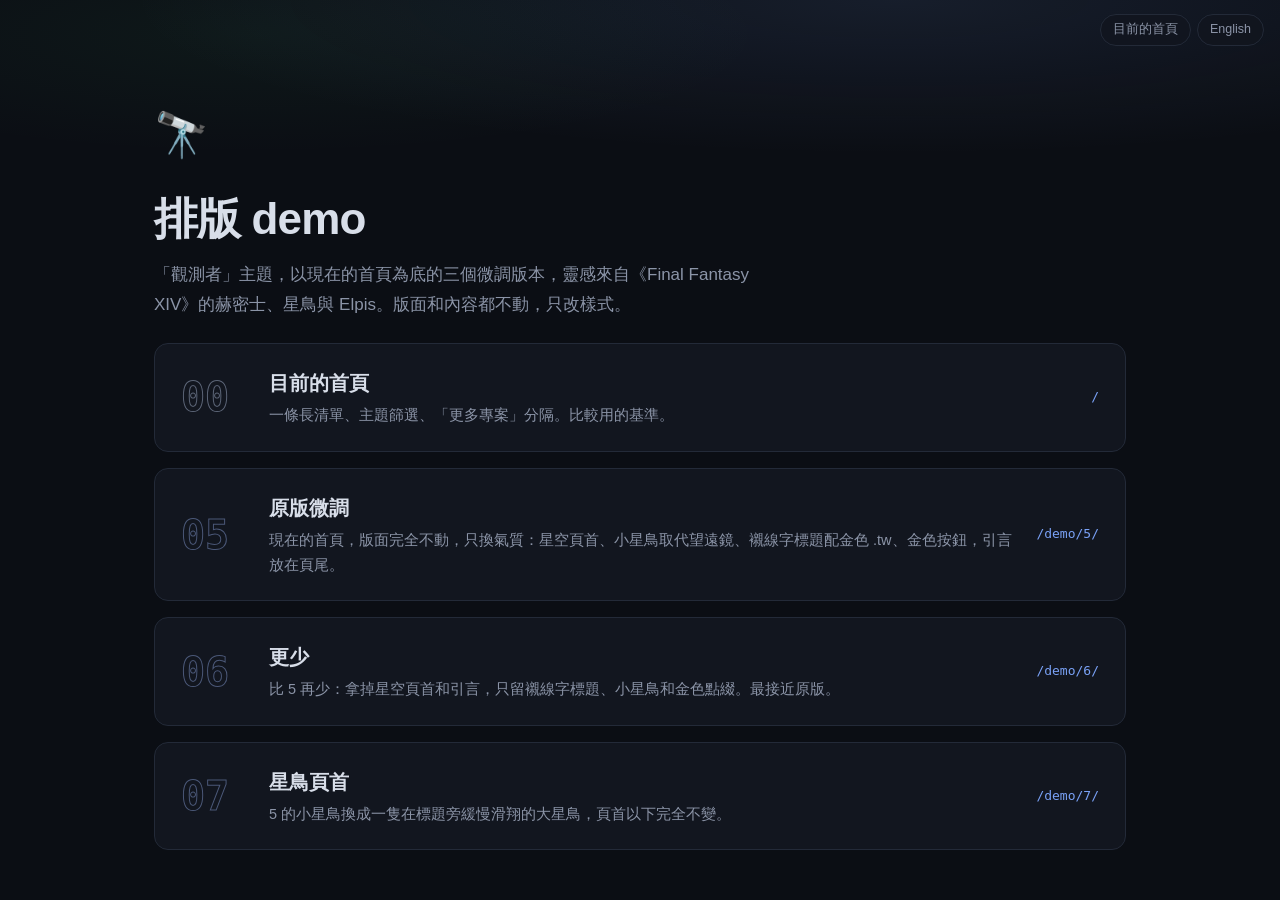
<file: demo/index.html>
<!DOCTYPE html>
<html lang="zh-Hant-TW">
<head>
<meta charset="utf-8">
<meta name="viewport" content="width=device-width, initial-scale=1">
<title data-en="Layout demos — observe.tw">排版 demo — observe.tw</title>
<meta name="robots" content="noindex">
<link rel="icon" href="data:image/svg+xml,&lt;svg xmlns='http://www.w3.org/2000/svg' viewBox='0 0 100 100'&gt;&lt;text y='.9em' font-size='90'&gt;🔭&lt;/text&gt;&lt;/svg&gt;">
<link rel="stylesheet" href="/demo/shared.css">
<style>
  header { padding-bottom: 24px; }
  .list { display: grid; gap: 16px; padding-bottom: 32px; }
  .demo {
    display: grid;
    grid-template-columns: 64px 1fr auto;
    gap: 24px;
    align-items: center;
    padding: 22px 26px;
    border: 1px solid var(--border);
    border-radius: 14px;
    background: var(--surface);
    color: inherit;
    text-decoration: none;
    transition: border-color 0.2s, transform 0.2s;
  }
  .demo:hover { border-color: #364461; transform: translateY(-2px); }
  .demo .no {
    font-family: ui-monospace, "SF Mono", Menlo, monospace;
    font-size: 40px;
    font-weight: 600;
    line-height: 1;
    color: transparent;
    -webkit-text-stroke: 1px #4b5878;
  }
  .demo h2 { font-size: 20px; }
  .demo p { font-size: 14.5px; color: var(--text-dim); margin-top: 2px; }
  .demo .path { font-family: ui-monospace, "SF Mono", Menlo, monospace; font-size: 13px; color: var(--accent); }
  .demo.current .no { -webkit-text-stroke-color: var(--text-faint); }
  @media (max-width: 640px) {
    .demo { grid-template-columns: 1fr; gap: 8px; }
  }
</style>
</head>
<body>
<header>
  <div class="wrap">
    <div class="scope">🔭</div>
    <h1 data-en="Layout demos">排版 demo</h1>
    <p class="tagline" data-en="The observer theme — Hermes, his starbirds and Elpis from Final Fantasy XIV — three small variations on the current page. The layout and content stay the same; only the styling changes.">「觀測者」主題，以現在的首頁為底的三個微調版本，靈感來自《Final Fantasy XIV》的赫密士、星鳥與 Elpis。版面和內容都不動，只改樣式。</p>
  </div>
</header>
<div class="wrap">
  <div class="list">
    <a class="demo current" href="/" data-path="/">
      <span class="no">00</span>
      <div><h2 data-en="Current home page">目前的首頁</h2><p data-en="One long list, topic filters and a &quot;more projects&quot; divider. The baseline to compare against.">一條長清單、主題篩選、「更多專案」分隔。比較用的基準。</p></div>
      <span class="path">/</span>
    </a>
    <a class="demo" href="/demo/5/">
      <span class="no">05</span>
      <div><h2 data-en="The original, lightly re-tuned">原版微調</h2><p data-en="The current home page, layout untouched. Only the mood changes: a starry header, a small starbird instead of the telescope, a serif wordmark with a gold .tw, gold buttons, and the quote in the footer note.">現在的首頁，版面完全不動，只換氣質：星空頁首、小星鳥取代望遠鏡、襯線字標題配金色 .tw、金色按鈕，引言放在頁尾。</p></div>
      <span class="path">/demo/5/</span>
    </a>
    <a class="demo" href="/demo/6/">
      <span class="no">06</span>
      <div><h2 data-en="Even less">更少</h2><p data-en="Demo 5 minus the starry header and the quote: the original page with only the serif wordmark, a small starbird and gold accents.">比 5 再少：拿掉星空頁首和引言，只留襯線字標題、小星鳥和金色點綴。最接近原版。</p></div>
      <span class="path">/demo/6/</span>
    </a>
    <a class="demo" href="/demo/7/">
      <span class="no">07</span>
      <div><h2 data-en="Starbird header">星鳥頁首</h2><p data-en="Demo 5 with the large starbird gliding beside the title instead of the small icon. Everything below the header is unchanged.">5 的小星鳥換成一隻在標題旁緩慢滑翔的大星鳥，頁首以下完全不變。</p></div>
      <span class="path">/demo/7/</span>
    </a>
  </div>
</div>
<div id="nav"></div>
<script type="module">
  import { LANG, href, DEMO_NAV } from '/demo/common.js';

  document.getElementById('nav').innerHTML = DEMO_NAV;
  document.querySelector('.demo-nav a').remove();
  for (const a of document.querySelectorAll('.demo')) {
    a.href = a.dataset.path ? (LANG === 'en' ? '/en/' : '/') : href(a.getAttribute('href'));
    if (a.dataset.path && LANG === 'en') a.querySelector('.path').textContent = '/en/';
  }
</script>
</body>
</html>
</file>
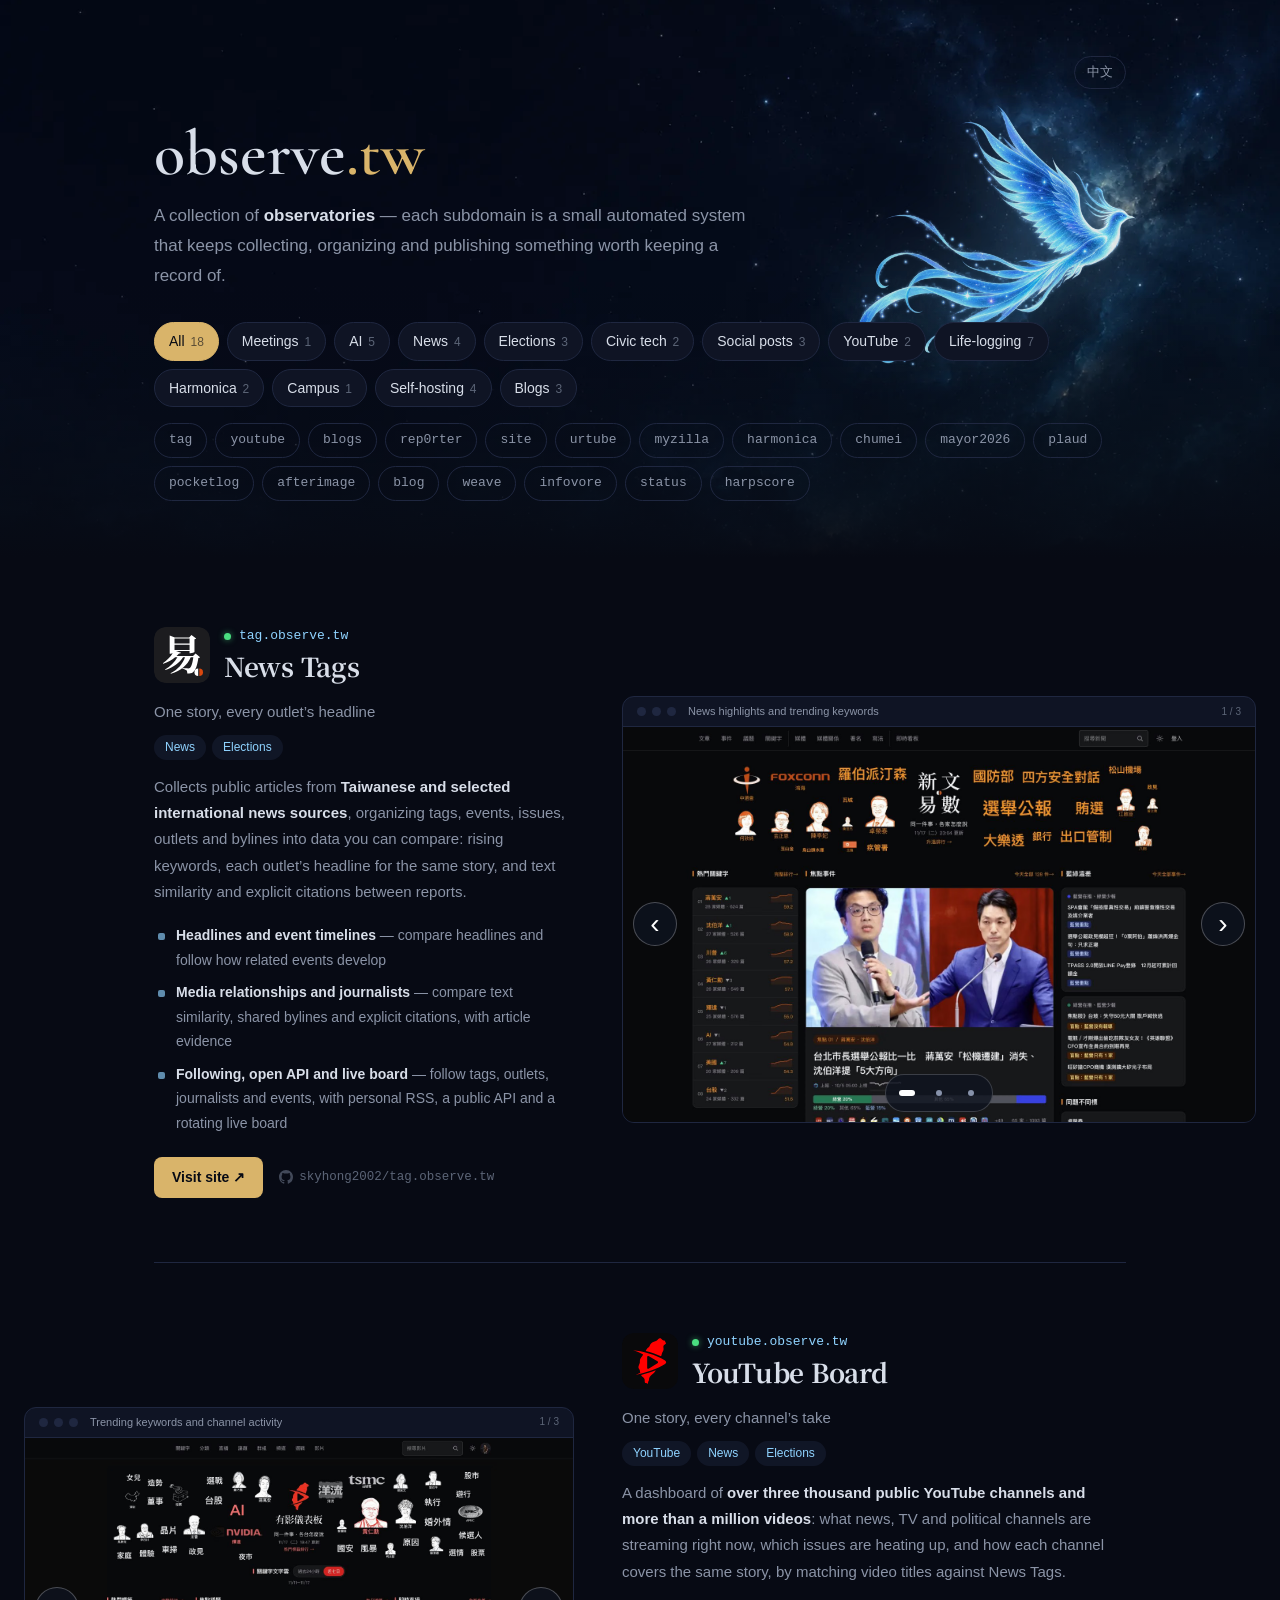
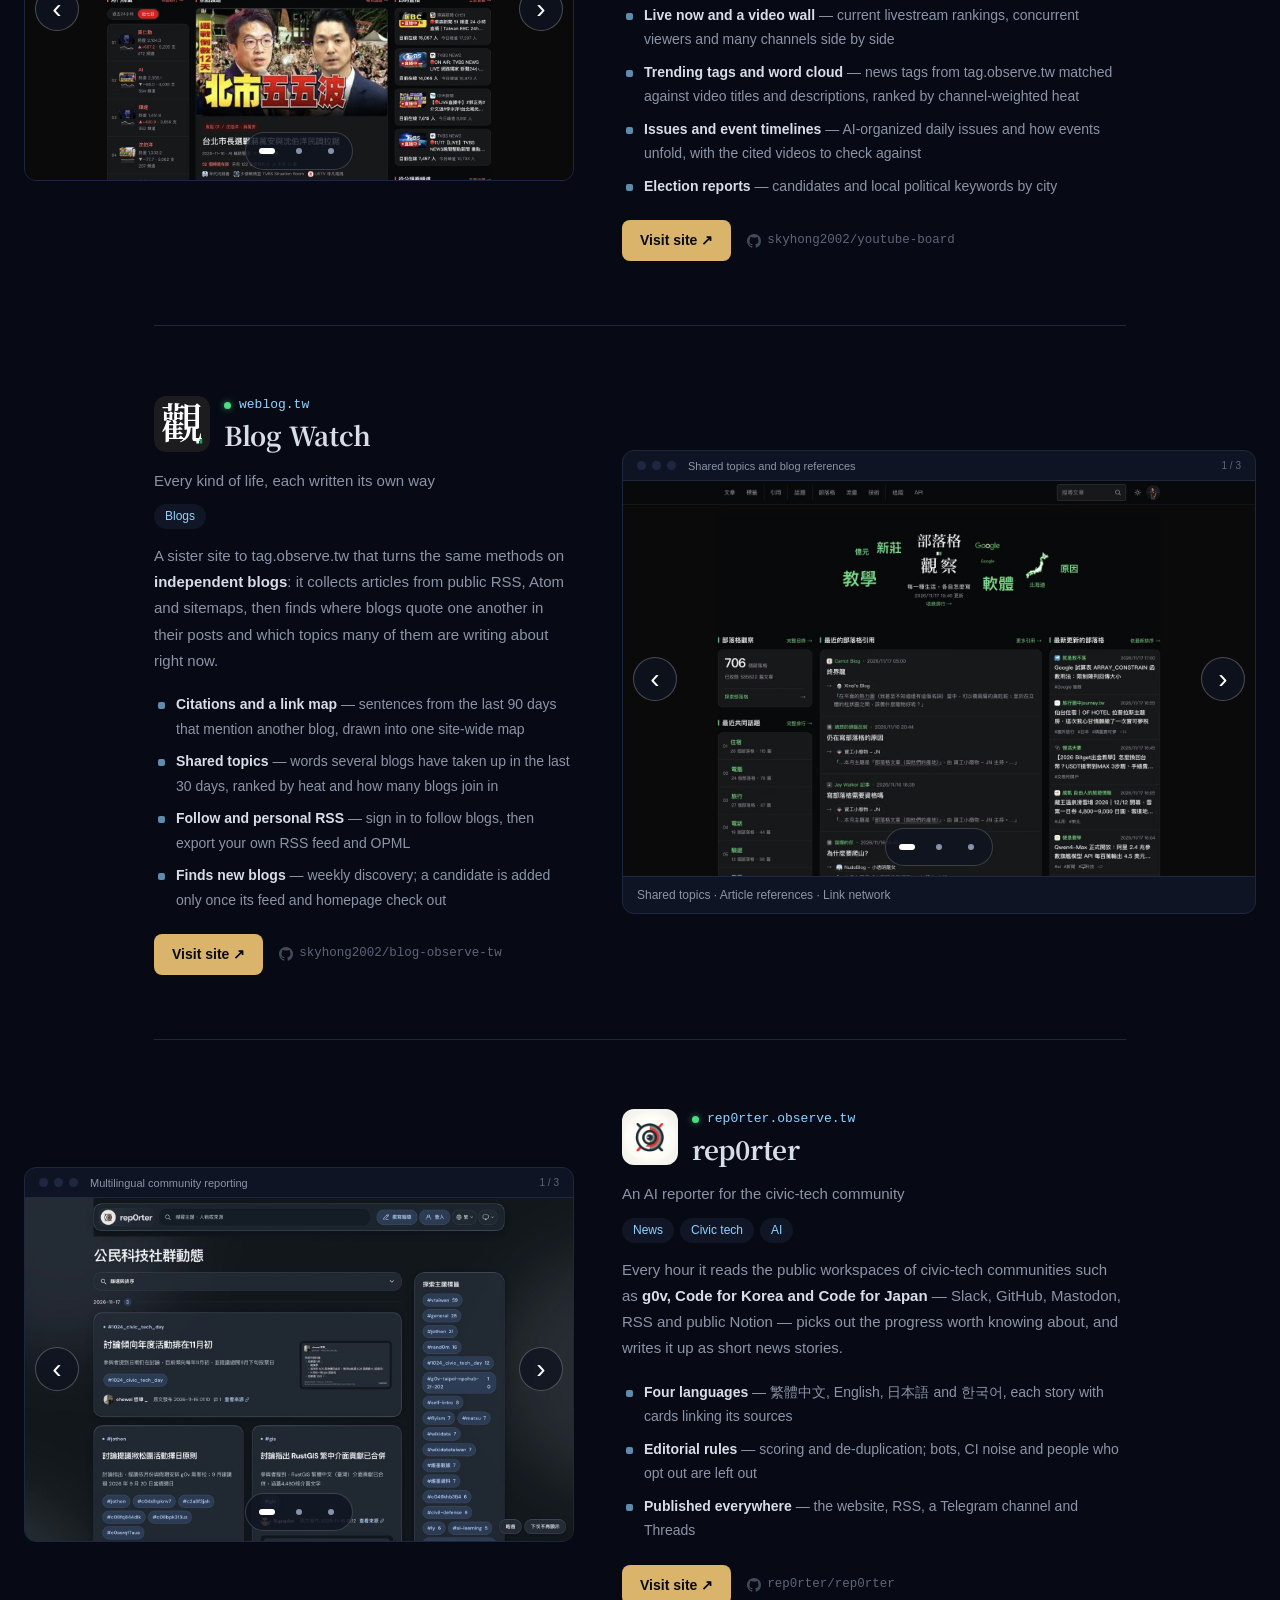
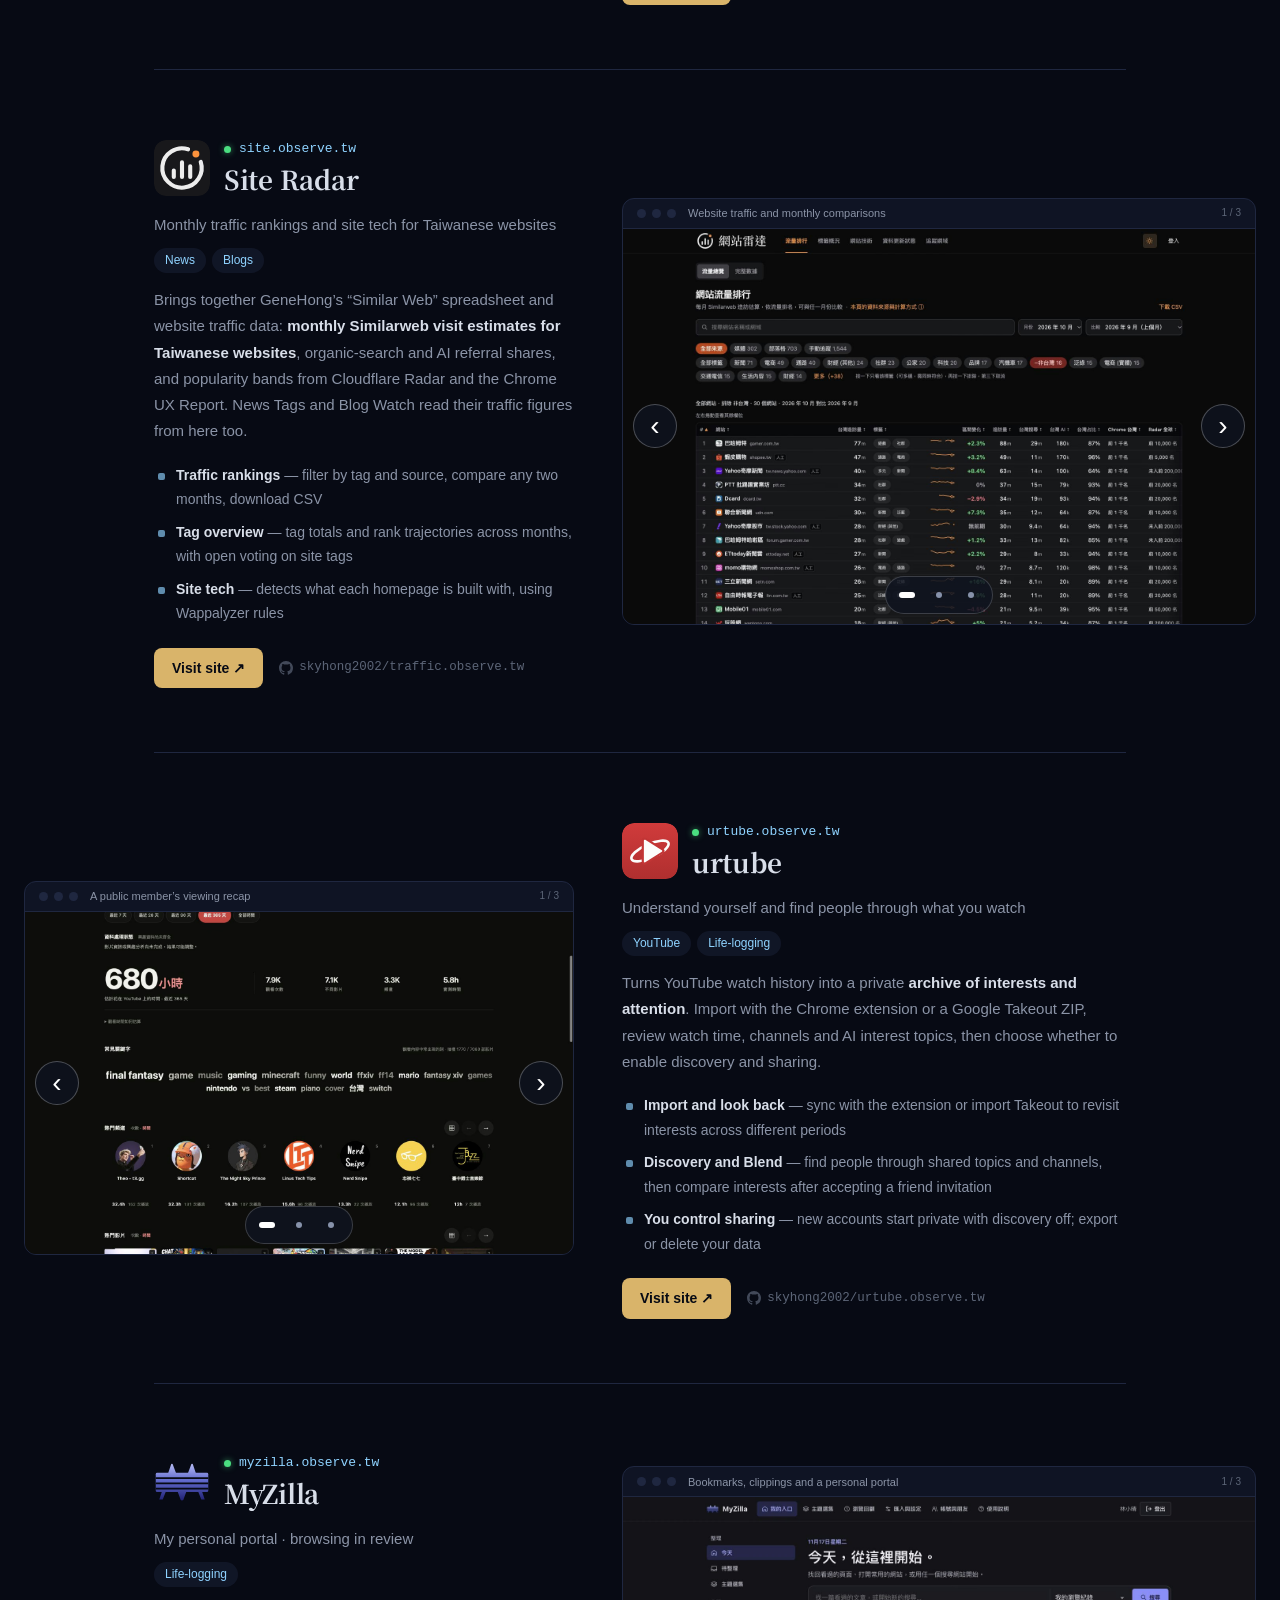
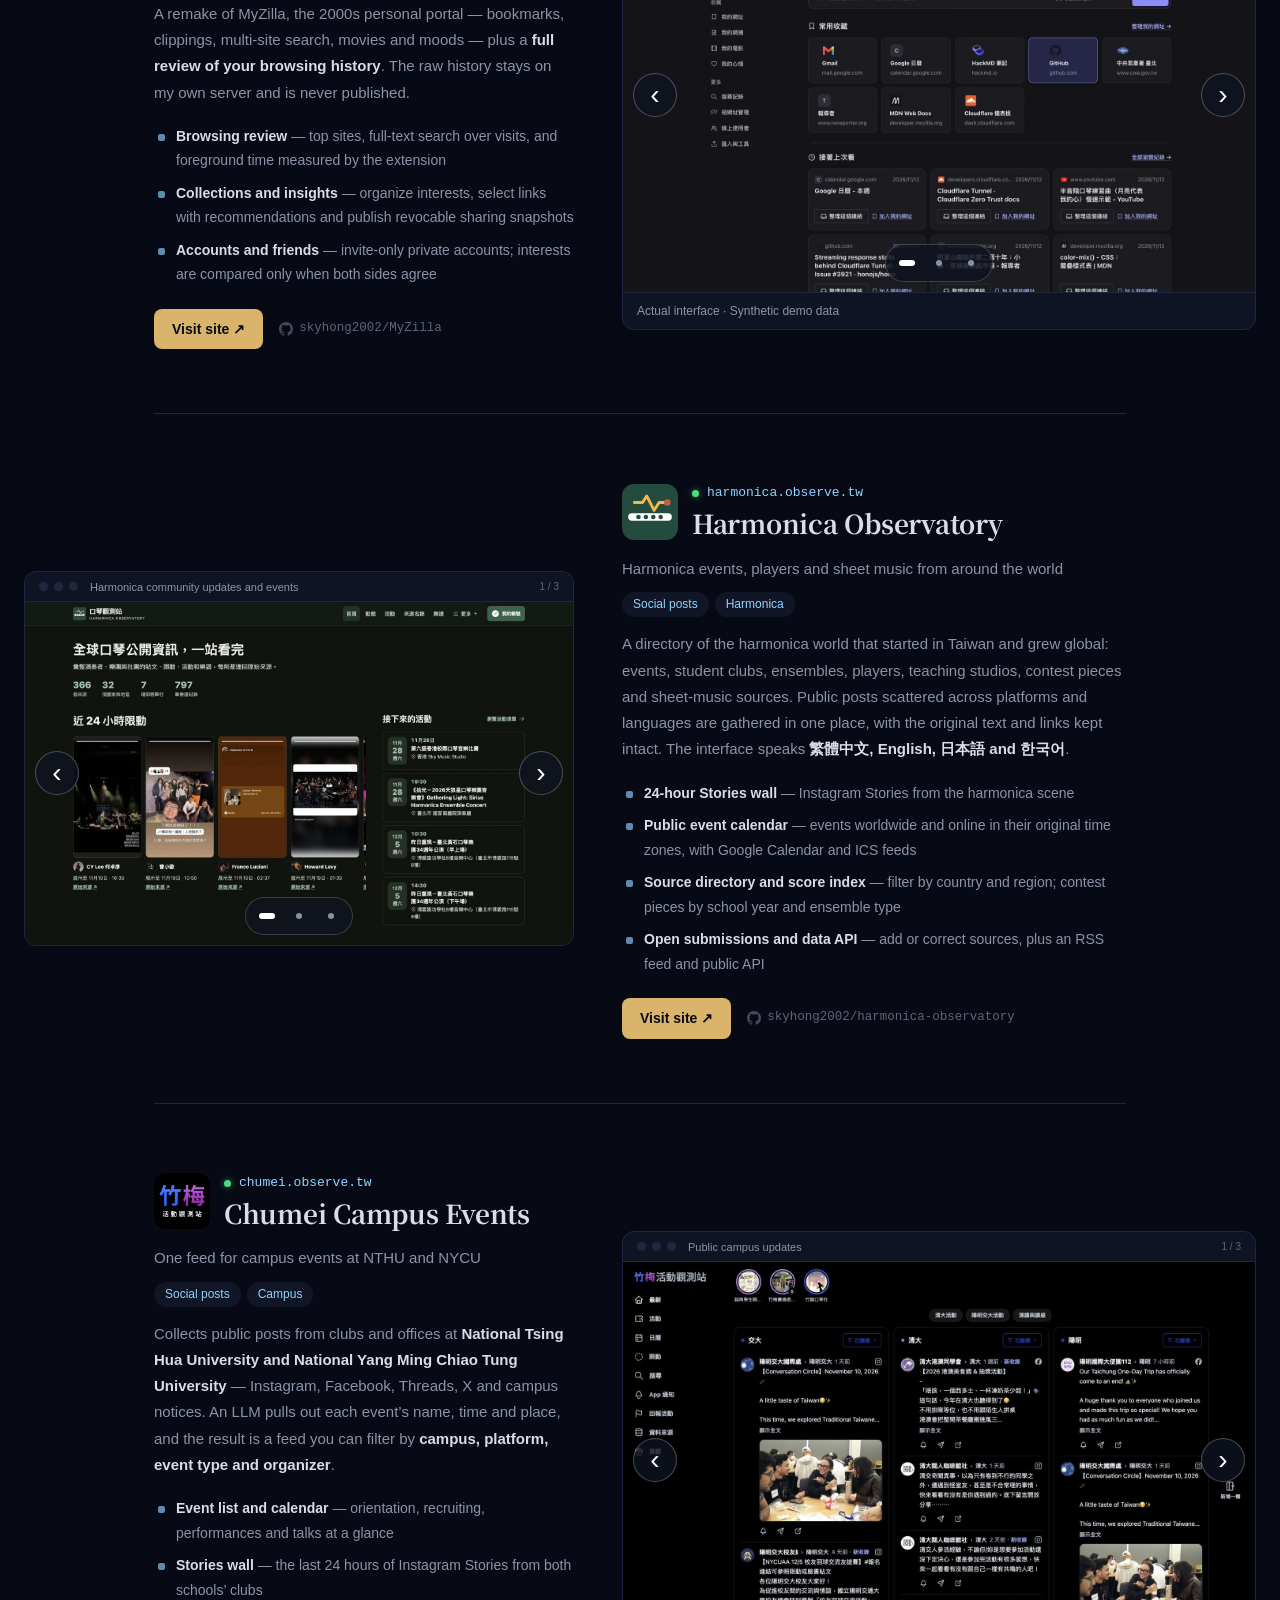
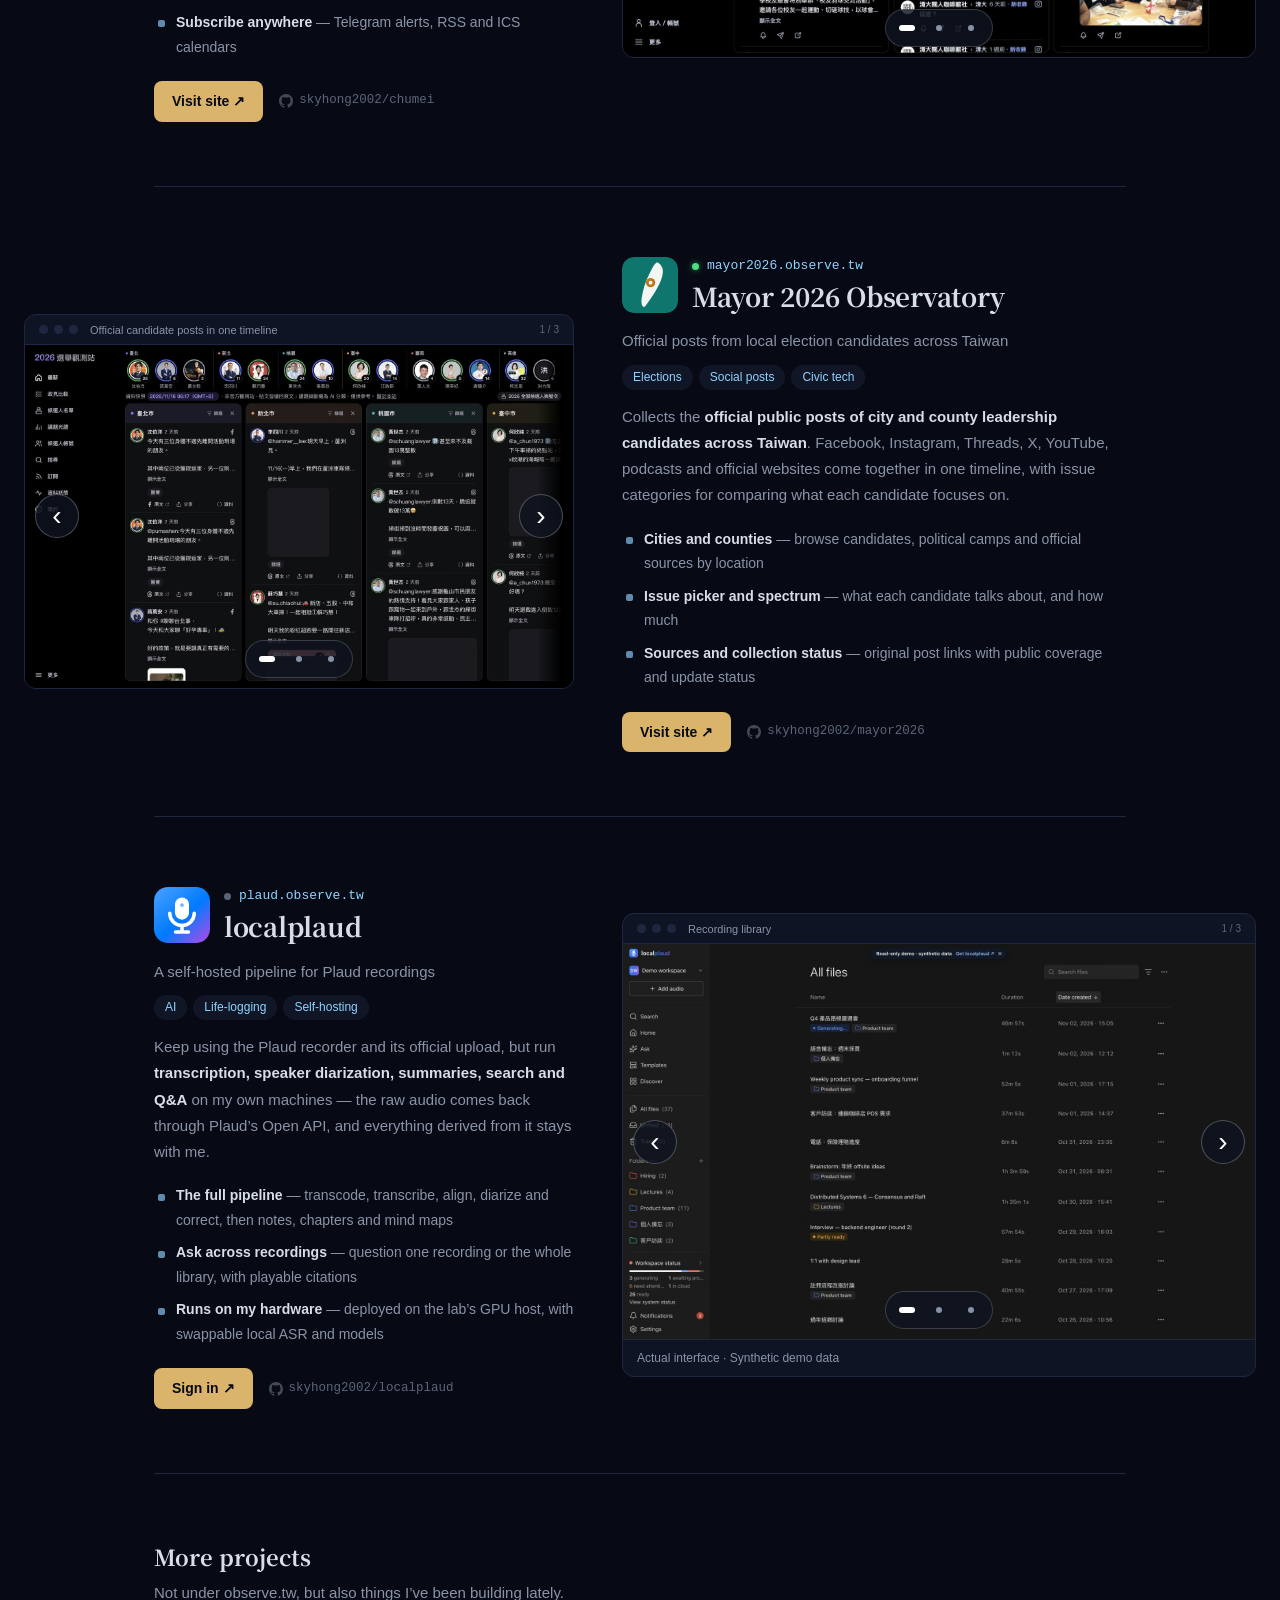
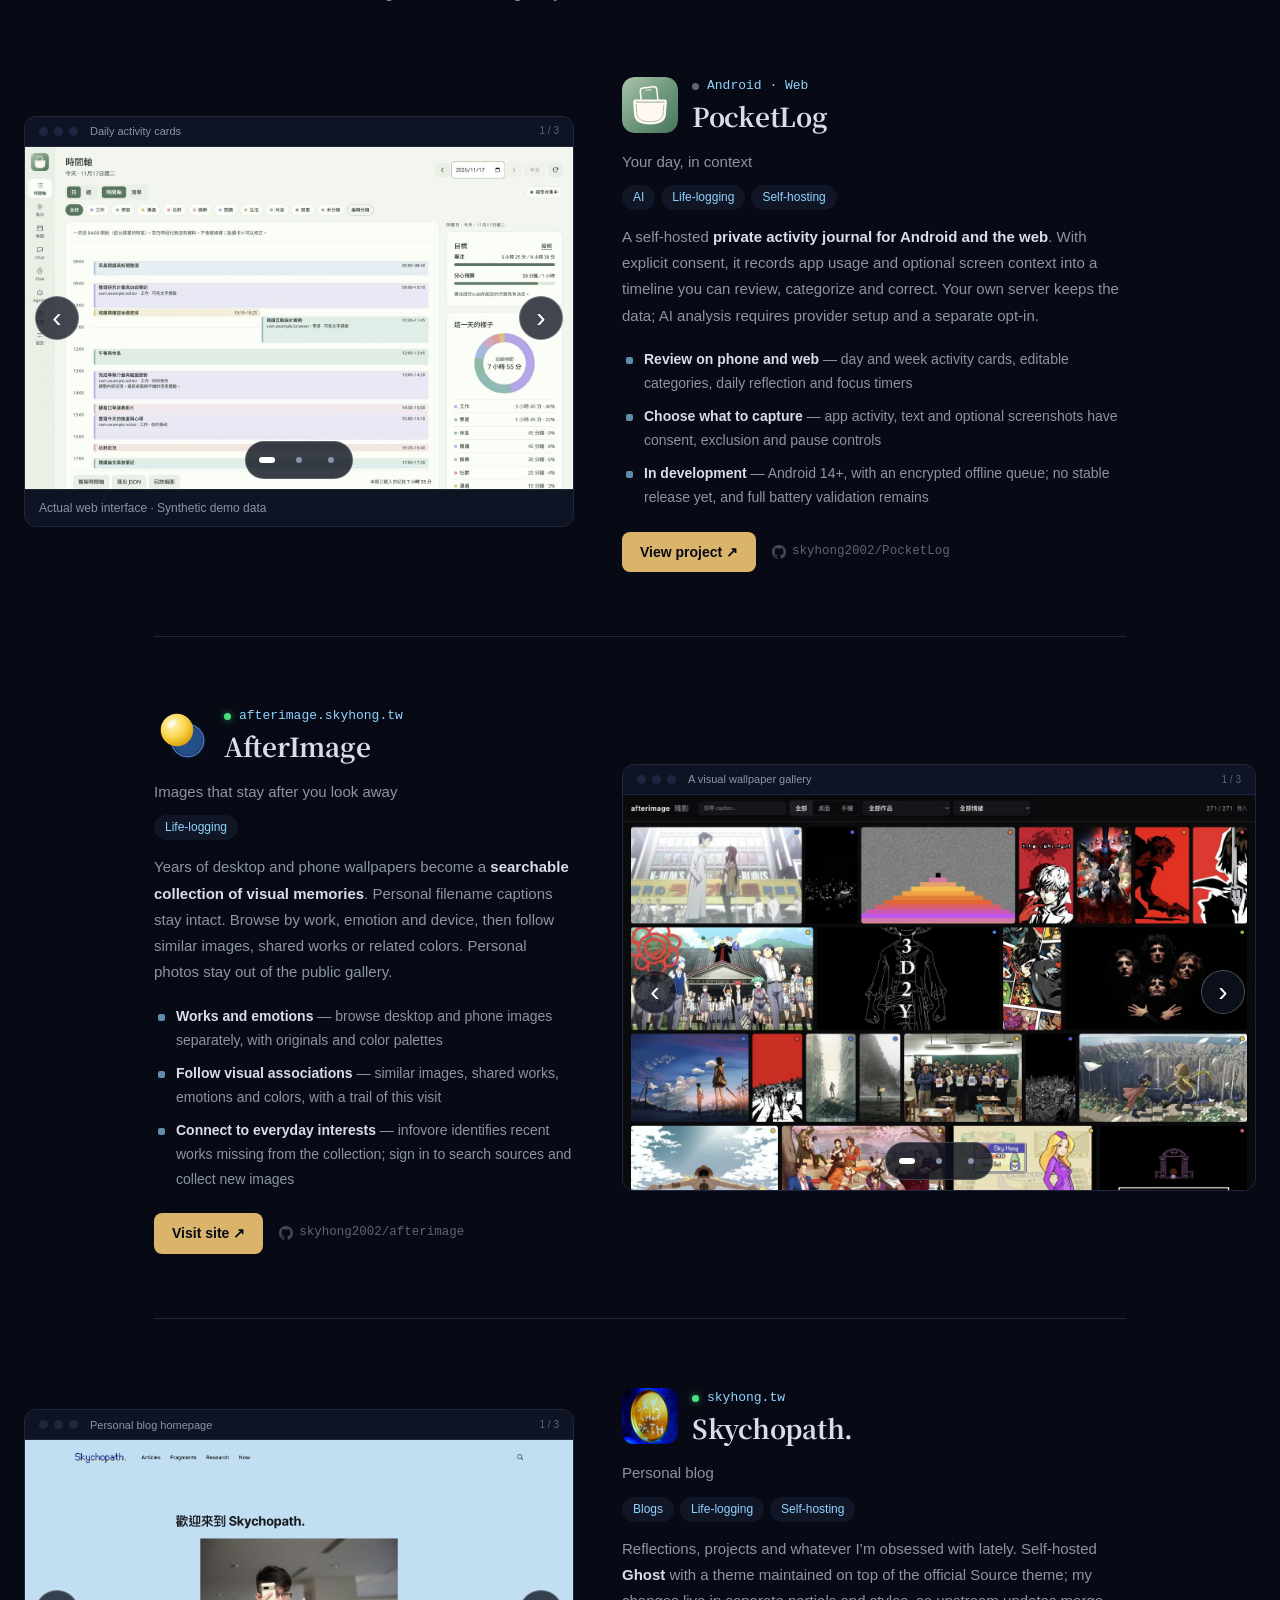
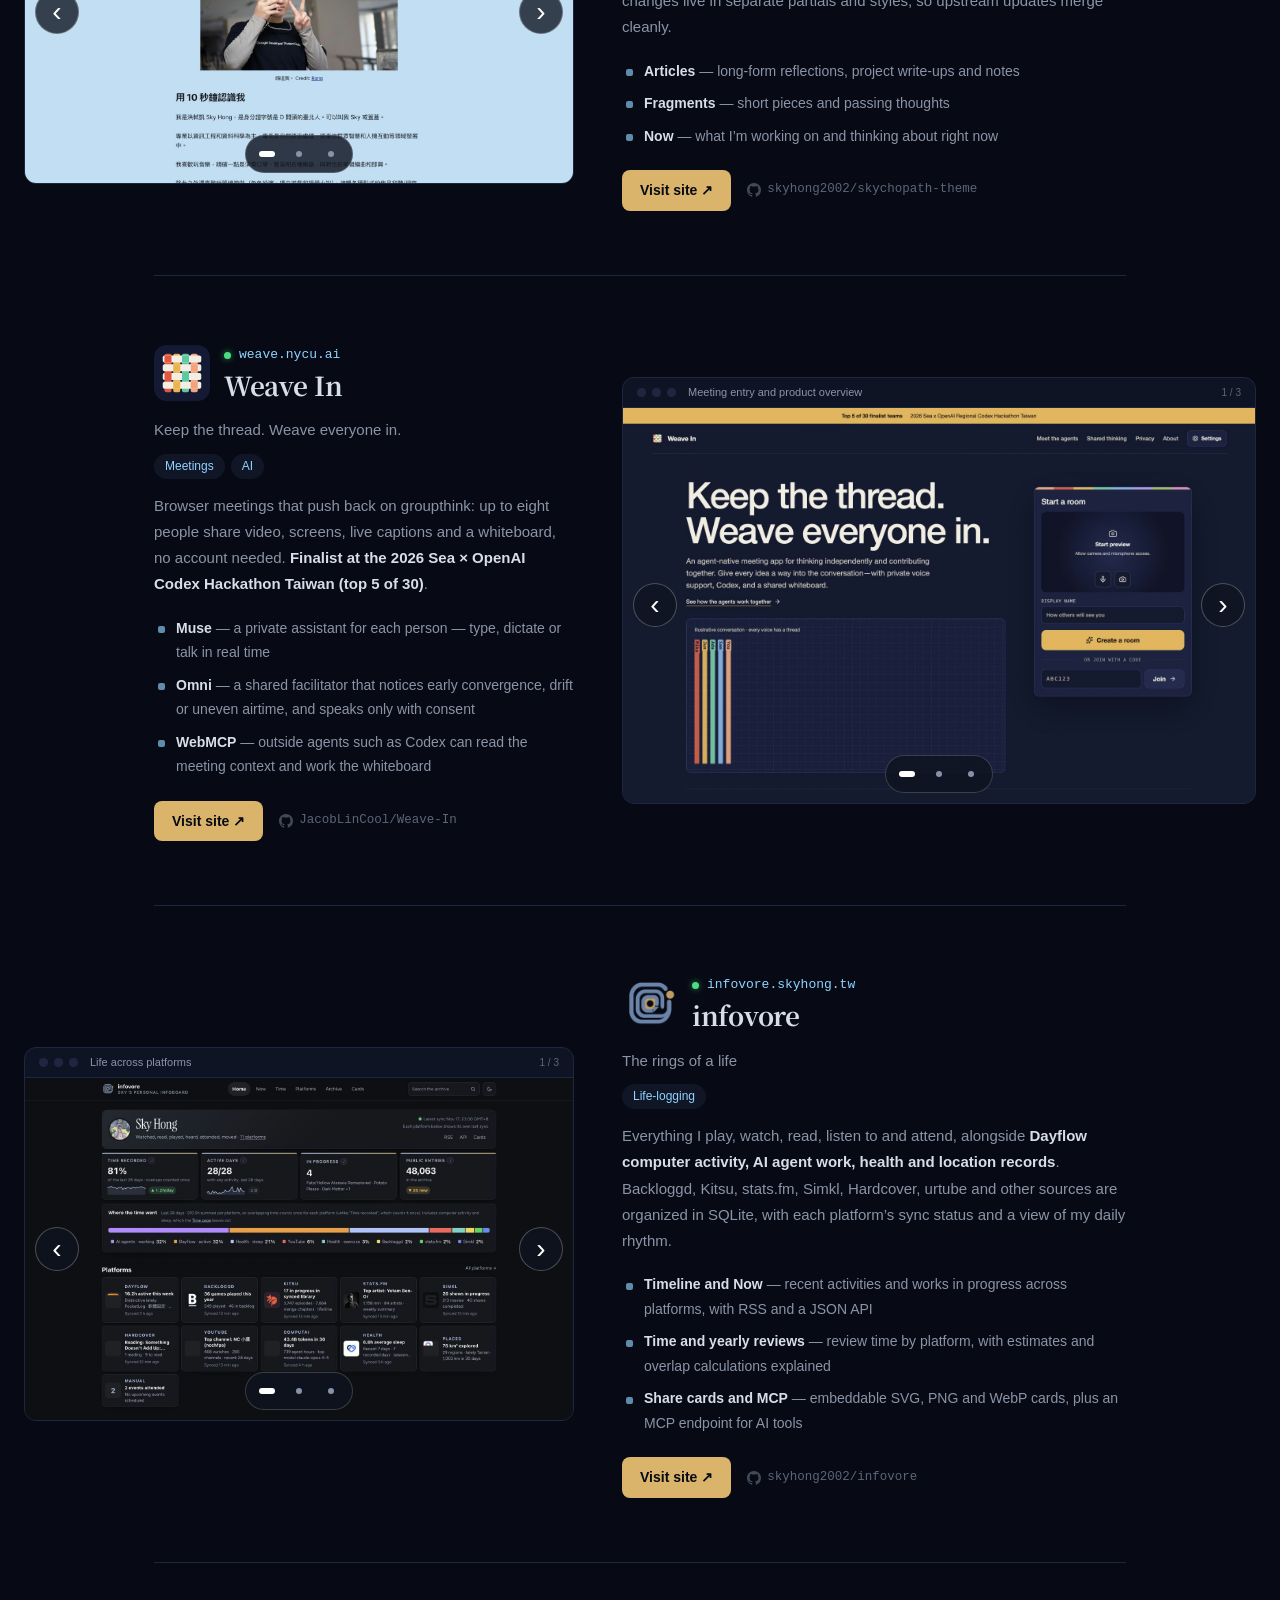
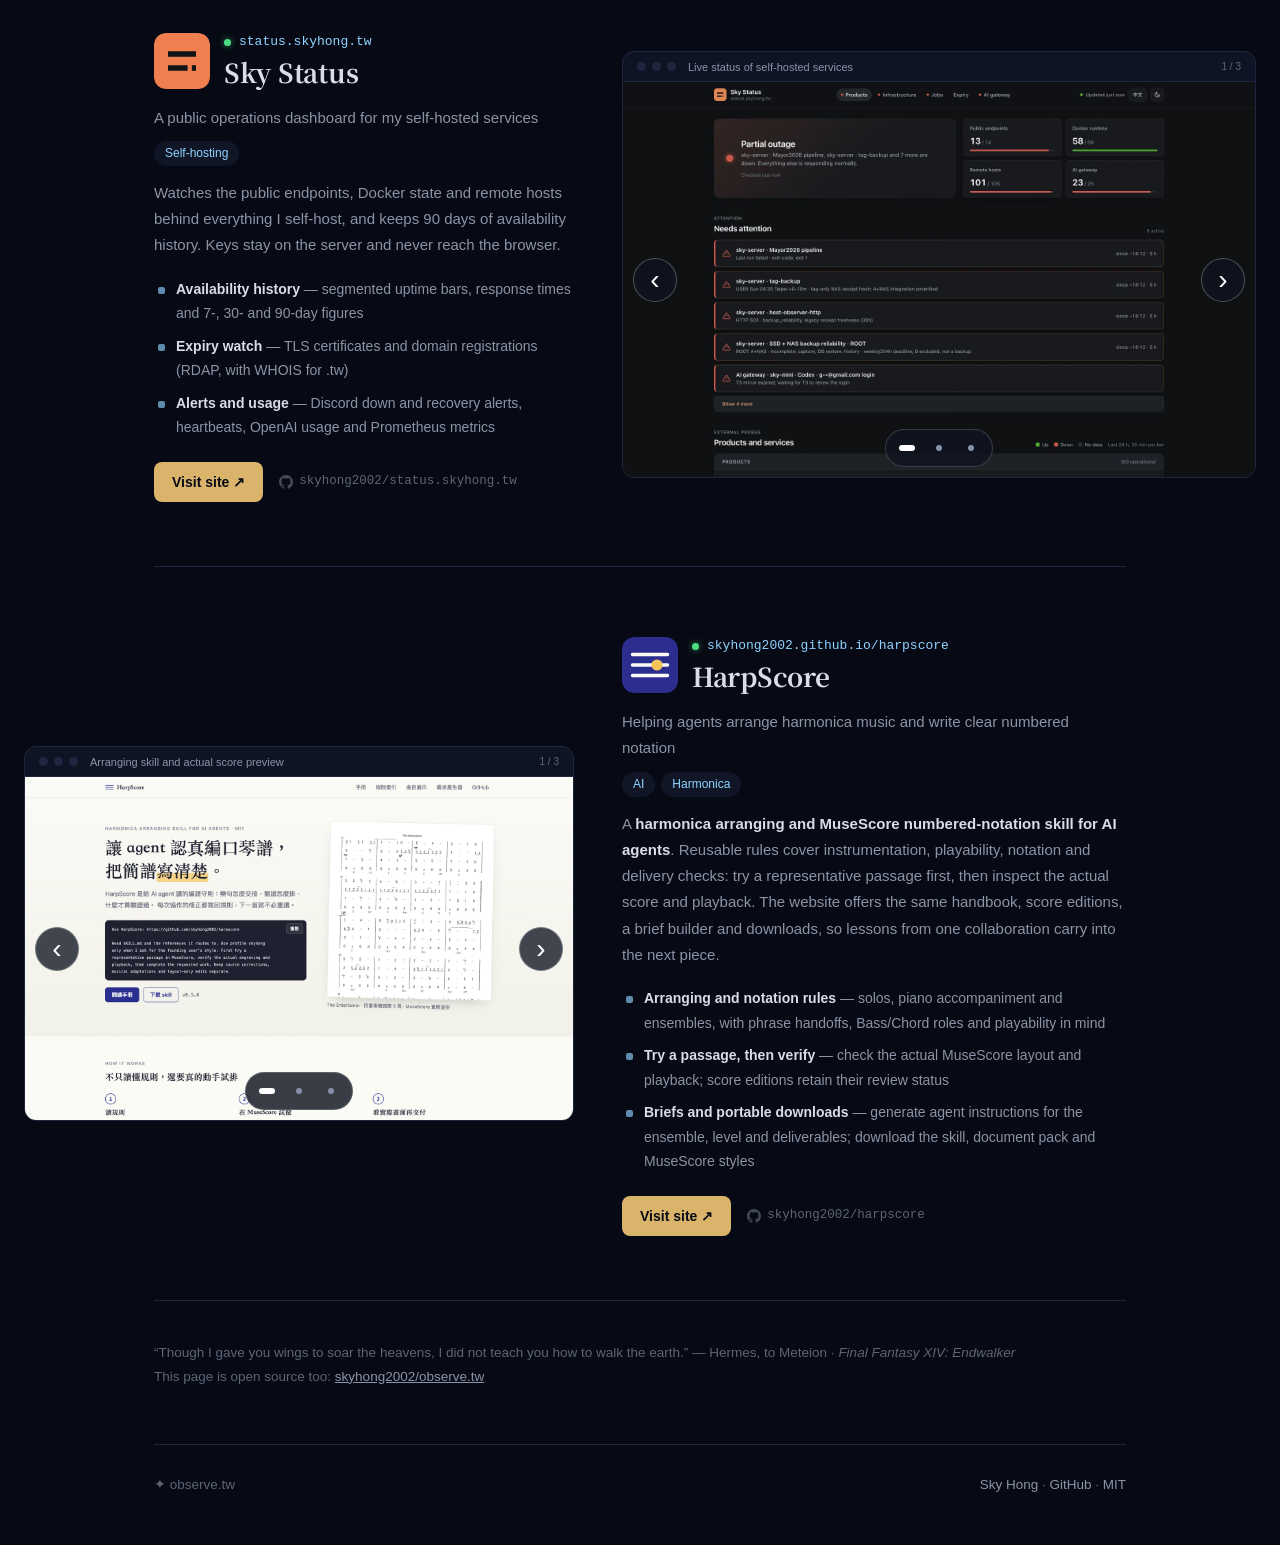
<file: en/index.html>
<!DOCTYPE html>
<html lang="en">
<head>
<meta charset="utf-8">
<meta name="viewport" content="width=device-width, initial-scale=1">
<link rel="canonical" href="https://observe.tw/en/">
<title>observe.tw — a cluster of observatories</title>
<meta name="description" content="Automated observatories and personal tools: news, blogs, website traffic, campus and harmonica events, local elections, YouTube interests, PocketLog activity journals, AfterImage visual memories and the HarpScore harmonica arranging skill.">
<meta property="og:title" content="observe.tw — a cluster of observatories">
<meta property="og:description" content="Automated observatories that keep collecting, organizing and publishing things worth keeping a record of.">
<link rel="alternate" hreflang="zh-Hant" href="https://observe.tw/">
<link rel="alternate" hreflang="en" href="https://observe.tw/en/">
<link rel="icon" href="data:image/svg+xml,&lt;svg xmlns='http://www.w3.org/2000/svg' viewBox='0 0 100 100'&gt;&lt;text y='.9em' font-size='90'&gt;✦&lt;/text&gt;&lt;/svg&gt;">
<link rel="preconnect" href="https://fonts.googleapis.com">
<link rel="preconnect" href="https://fonts.gstatic.com" crossorigin>
<link rel="stylesheet" href="https://fonts.googleapis.com/css2?family=Cormorant+Garamond:wght@600&family=Noto+Serif+TC:wght@700&display=swap">
<style>
  :root {
    --bg: #070a14;
    --surface: #0f1424;
    --border: #1f2740;
    --text: #d8dee9;
    --text-dim: #8b94a7;
    --text-faint: #5c6577;
    --accent: #8fd3ff;
    --gold: #d9b46a;
    --live: #4ade80;
  }
  * { box-sizing: border-box; margin: 0; padding: 0; }
  html { color-scheme: dark; scroll-behavior: smooth; }
  body {
    background: var(--bg);
    color: var(--text);
    font-family: -apple-system, BlinkMacSystemFont, "Segoe UI", "Noto Sans TC", "PingFang TC", "Microsoft JhengHei", sans-serif;
    line-height: 1.75;
    -webkit-font-smoothing: antialiased;
  }
  .wrap {
    max-width: 1020px;
    margin: 0 auto;
    padding: 0 24px;
  }
  header {
    padding: 120px 0 56px;
    overflow: hidden;
    background:
      linear-gradient(180deg, rgba(7, 10, 20, 0) 50%, var(--bg)),
      url("/assets/sky.webp") center 30% / cover;
  }
  header .wrap { position: relative; }
  header .wrap > :not(.starbird):not(.lang-switch) { position: relative; z-index: 1; }
  .lang-switch {
    position: absolute;
    top: -64px; right: 24px;
    font-size: 13px;
    color: var(--text-dim);
    text-decoration: none;
    border: 1px solid var(--border);
    border-radius: 999px;
    padding: 4px 12px;
    z-index: 2;
    transition: color 0.15s, border-color 0.15s;
  }
  .lang-switch:hover { color: var(--accent); border-color: #2e364c; }
  .starbird {
    position: absolute;
    right: 10px; top: -30px;
    width: 290px;
    opacity: 0.9;
    pointer-events: none;
    filter: drop-shadow(0 0 36px rgba(143, 211, 255, 0.35));
    animation: glide 9s ease-in-out infinite;
  }
  @keyframes glide {
    0%, 100% { transform: translate(0, 0) rotate(-2deg); }
    50% { transform: translate(-12px, -14px) rotate(1deg); }
  }
  h1 {
    font-family: "Cormorant Garamond", serif;
    font-size: clamp(44px, 8vw, 64px);
    font-weight: 600;
    line-height: 1.05;
  }
  h1 .tld { color: var(--gold); }
  .tagline {
    margin-top: 14px;
    font-size: 17px;
    color: var(--text-dim);
    max-width: 36em;
  }
  .tagline b { color: var(--text); font-weight: 600; }
  nav.toc {
    display: flex;
    flex-wrap: wrap;
    gap: 8px;
    margin-top: 16px;
  }
  nav.toc a {
    font-family: ui-monospace, "SF Mono", Menlo, monospace;
    font-size: 13px;
    color: var(--text-dim);
    text-decoration: none;
    border: 1px solid var(--border);
    border-radius: 999px;
    padding: 5px 14px;
    transition: color 0.15s, border-color 0.15s;
  }
  nav.toc a:hover { color: var(--accent); border-color: #2e364c; }

  .topics {
    display: flex;
    flex-wrap: wrap;
    gap: 8px;
    margin-top: 32px;
  }
  .topics button, .tags button {
    font: inherit;
    cursor: pointer;
    border: 1px solid transparent;
    border-radius: 999px;
    transition: color 0.15s, background 0.15s, border-color 0.15s;
  }
  .topics button {
    font-size: 14px;
    color: var(--text);
    background: var(--surface);
    border-color: var(--border);
    padding: 6px 14px;
  }
  .topics button span { color: var(--text-faint); font-size: 12px; margin-left: 2px; }
  .topics button:hover { border-color: #364461; }
  .topics button[aria-pressed="true"] {
    color: var(--bg);
    background: var(--gold);
    border-color: var(--gold);
  }
  .topics button[aria-pressed="true"] span { color: rgba(7, 10, 20, 0.6); }
  .tags {
    display: flex;
    flex-wrap: wrap;
    gap: 6px;
    margin: -4px 0 14px;
  }
  .tags button {
    font-size: 12px;
    color: var(--accent);
    background: rgba(122, 162, 247, 0.08);
    padding: 1px 10px;
  }
  .tags button:hover { border-color: rgba(122, 162, 247, 0.4); }
  .site[hidden], .more[hidden] { display: none; }
  .filtering .site { border-top: 1px solid var(--border); }
  .filtering .site.first { border-top: none; }

  .site {
    display: grid;
    grid-template-columns: 5fr 6fr;
    gap: 48px;
    align-items: center;
    padding: 64px 0;
    border-top: 1px solid var(--border);
  }
  .site:first-of-type { border-top: none; }
  .site.flip .shot { order: -1; }
  .site-head {
    display: flex;
    align-items: center;
    gap: 14px;
    margin-bottom: 16px;
  }
  .logo {
    width: 56px;
    height: 56px;
    border-radius: 12px;
    flex-shrink: 0;
    object-fit: contain;
    /* Match the visual center of the domain and serif title. */
    transform: translateY(3px);
  }
  .logo.boxed { background: #fff; padding: 6px; }
  .logo.mono { display: grid; place-items: center; background: var(--surface); border: 1px solid var(--border); color: var(--accent); font-family: ui-monospace, monospace; font-size: 24px; }
  .site-head-text { min-width: 0; }
  .domain {
    display: inline-flex;
    align-items: center;
    gap: 8px;
    font-family: ui-monospace, "SF Mono", Menlo, monospace;
    font-size: 13px;
    color: var(--accent);
  }
  .dot {
    width: 7px; height: 7px; border-radius: 50%;
    background: var(--live);
    box-shadow: 0 0 6px rgba(74, 222, 128, 0.6);
  }
  .dot.private { background: var(--text-faint); box-shadow: none; }
  .site h2 {
    font-family: "Noto Serif TC", serif;
    font-size: 26px;
    font-weight: 700;
    letter-spacing: -0.01em;
    line-height: 1.3;
  }
  .site .sub {
    font-size: 15px;
    color: var(--text-dim);
    margin-bottom: 14px;
  }
  .site .desc {
    font-size: 15px;
    color: var(--text-dim);
  }
  .site .desc + .desc { margin-top: 10px; }
  .site .desc b { color: var(--text); font-weight: 600; }
  ul.feats {
    list-style: none;
    margin: 18px 0 0;
    display: flex;
    flex-direction: column;
    gap: 8px;
  }
  ul.feats li {
    font-size: 14px;
    color: var(--text-dim);
    padding-left: 22px;
    position: relative;
  }
  ul.feats li::before {
    content: "";
    position: absolute;
    left: 4px; top: 0.72em;
    width: 7px; height: 7px;
    border-radius: 2px;
    background: var(--accent);
    opacity: 0.65;
  }
  ul.feats li b { color: var(--text); font-weight: 600; }
  .links {
    display: flex;
    flex-wrap: wrap;
    align-items: center;
    gap: 16px;
    margin-top: 22px;
  }
  .visit {
    display: inline-block;
    font-size: 14px;
    font-weight: 600;
    color: var(--bg);
    background: var(--gold);
    border-radius: 8px;
    padding: 8px 18px;
    text-decoration: none;
    transition: filter 0.15s;
  }
  .visit:hover { filter: brightness(1.12); }
  .repo {
    display: inline-flex;
    align-items: center;
    gap: 6px;
    font-family: ui-monospace, "SF Mono", Menlo, monospace;
    font-size: 12.5px;
    color: var(--text-faint);
    text-decoration: none;
  }
  a.repo:hover { color: var(--text-dim); }
  .repo svg { flex-shrink: 0; opacity: 0.7; }

  .shot {
    display: block;
    border: 1px solid var(--border);
    border-radius: 12px;
    overflow: hidden;
    background: var(--surface);
    text-decoration: none;
    transition: border-color 0.2s, transform 0.2s;
  }
  .shot:hover { border-color: #364461; }
  .shot-bar {
    display: flex;
    align-items: center;
    gap: 6px;
    height: 30px;
    padding: 0 14px;
    border-bottom: 1px solid var(--border);
  }
  .shot-bar i {
    flex-shrink: 0;
    width: 9px; height: 9px;
    border-radius: 50%;
    background: var(--border);
  }
  .shot img {
    display: block;
    width: 100%;
    height: auto;
  }
  .gallery-label {
    min-width: 0;
    margin-left: 6px;
    overflow: hidden;
    white-space: nowrap;
    text-overflow: ellipsis;
    color: var(--text-dim);
    font-size: 11px;
    line-height: 18px;
  }
  .gallery-count { margin-left: auto; flex-shrink: 0; color: var(--text-faint); font-size: 10px; }
  .gallery-stage { position: relative; aspect-ratio: 8 / 5; touch-action: pan-y pinch-zoom; }
  .gallery-slide { position: absolute; inset: 0; display: block; width: 100%; height: 100%; }
  .gallery-slide[hidden], .gallery-controls[hidden] { display: none; }
  .gallery-slide img { height: 100%; object-fit: contain; }
  .gallery-slide:focus-visible { outline: 3px solid var(--accent); outline-offset: -3px; }
  .gallery-arrow {
    position: absolute;
    z-index: 2;
    top: calc(50% - 22px);
    display: grid;
    place-items: center;
    width: 44px;
    height: 44px;
    padding: 0;
    border: 1px solid rgba(255,255,255,.25);
    border-radius: 50%;
    background: rgba(15,20,32,.78);
    color: #fff;
    font-family: inherit;
    font-size: 28px;
    line-height: 1;
    cursor: pointer;
  }
  .gallery-prev { left: 10px; }
  .gallery-next { right: 10px; }
  .gallery-dots {
    position: absolute;
    z-index: 2;
    bottom: 10px;
    left: 50%;
    transform: translateX(-50%);
    display: flex;
    padding: 0 5px;
    border: 1px solid rgba(255,255,255,.18);
    border-radius: 24px;
    background: rgba(15,20,32,.82);
  }
  .gallery-dots button {
    display: grid;
    place-items: center;
    width: 32px;
    height: 36px;
    padding: 0;
    border: 0;
    background: transparent;
    cursor: pointer;
  }
  .gallery-dots button span { width: 6px; height: 6px; border-radius: 50%; background: #8792aa; }
  .gallery-dots button[aria-pressed="true"] span { width: 16px; border-radius: 4px; background: #fff; }
  .gallery-arrow:hover { background: #26334e; }
  .gallery button:focus-visible { outline: 2px solid var(--accent); outline-offset: 2px; }
  .sr-only { position: absolute; width: 1px; height: 1px; padding: 0; overflow: hidden; clip-path: inset(50%); white-space: nowrap; }
  .shot-caption {
    display: block;
    padding: 9px 14px;
    border-top: 1px solid var(--border);
    color: var(--text-dim);
    font-size: 12px;
    line-height: 1.5;
  }

  .shot .ph {
    display: flex;
    flex-direction: column;
    align-items: center;
    justify-content: center;
    gap: 16px;
    aspect-ratio: 16 / 10;
    background: radial-gradient(ellipse 55% 50% at 50% 45%, rgba(122, 162, 247, 0.08), transparent);
    font-family: ui-monospace, "SF Mono", Menlo, monospace;
    font-size: 13px;
    color: var(--text-faint);
  }
  .shot .ph img { width: 72px; height: 72px; }

  .more {
    padding: 64px 0;
    border-top: 1px solid var(--border);
  }
  .more#more { padding-bottom: 0; }
  .more#more + .site { border-top: none; }
  .more h2 { font-family: "Noto Serif TC", serif; font-size: 22px; font-weight: 700; }
  .more > p { font-size: 15px; color: var(--text-dim); margin-top: 4px; }

  .note {
    padding: 40px 0 8px;
    border-top: 1px solid var(--border);
    font-size: 13.5px;
    color: var(--text-faint);
  }
  .note a { color: var(--text-dim); }
  footer {
    margin-top: 48px;
    padding: 28px 0 48px;
    border-top: 1px solid var(--border);
    font-size: 13.5px;
    color: var(--text-faint);
  }
  footer a { color: var(--text-dim); text-decoration: none; }
  footer a:hover { color: var(--accent); }

  @media (min-width: 1021px) {
    .site {
      --shot-bleed: min(180px, calc((100vw - 1020px) / 2));
      grid-template-columns: minmax(0, 5fr) minmax(0, 6fr);
    }
    .site .shot {
      min-width: 0;
      width: calc(100% + var(--shot-bleed));
      /* Offset the extra 16:10 image height so the text and row spacing stay put. */
      margin-block: calc(var(--shot-bleed) * -0.3125);
    }
    .site.flip .shot { margin-left: calc(-1 * var(--shot-bleed)); }
  }
  @media (max-width: 800px) {
    .site {
      grid-template-columns: 1fr;
      gap: 28px;
      padding: 48px 0;
    }
    .site.flip .shot { order: 0; }
  }
  @media (max-width: 800px) { .starbird { width: 240px; right: -80px; top: -20px; opacity: 0.3; } }
  @media (prefers-reduced-motion: reduce) { .starbird { animation: none; } }
</style>
</head>
<body>

<header>
  <div class="wrap">
    <a class="lang-switch" href="/" hreflang="zh-Hant" lang="zh-Hant">中文</a>
    <img class="starbird" src="/assets/starbird.webp" alt="">
    <h1>observe<span class="tld">.tw</span></h1>
    <p class="tagline">
      A collection of <b>observatories</b> — each subdomain is a small automated system that keeps
      collecting, organizing and publishing something worth keeping a record of.
    </p>
    <div class="topics" role="group" aria-label="Filter by topic">
      <button type="button" data-tag="" aria-pressed="true">All <span>18</span></button>
      <button type="button" data-tag="meeting" aria-pressed="false">Meetings <span>1</span></button>
      <button type="button" data-tag="ai" aria-pressed="false">AI <span>5</span></button>
      <button type="button" data-tag="news" aria-pressed="false">News <span>4</span></button>
      <button type="button" data-tag="politics" aria-pressed="false">Elections <span>3</span></button>
      <button type="button" data-tag="civic" aria-pressed="false">Civic tech <span>2</span></button>
      <button type="button" data-tag="social" aria-pressed="false">Social posts <span>3</span></button>
      <button type="button" data-tag="youtube" aria-pressed="false">YouTube <span>2</span></button>
      <button type="button" data-tag="lifelog" aria-pressed="false">Life-logging <span>7</span></button>
      <button type="button" data-tag="harmonica" aria-pressed="false">Harmonica <span>2</span></button>
      <button type="button" data-tag="campus" aria-pressed="false">Campus <span>1</span></button>
      <button type="button" data-tag="selfhost" aria-pressed="false">Self-hosting <span>4</span></button>
      <button type="button" data-tag="blog" aria-pressed="false">Blogs <span>3</span></button>
    </div>
    <nav class="toc" aria-label="Projects">
      <a href="#tag">tag</a>
      <a href="#youtube">youtube</a>
      <a href="#blogs">blogs</a>
      <a href="#rep0rter">rep0rter</a>
      <a href="#site">site</a>
      <a href="#urtube">urtube</a>
      <a href="#myzilla">myzilla</a>
      <a href="#harmonica">harmonica</a>
      <a href="#chumei">chumei</a>
      <a href="#mayor2026">mayor2026</a>
      <a href="#plaud">plaud</a>
      <a href="#pocketlog">pocketlog</a>
      <a href="#afterimage">afterimage</a>
      <a href="#blog">blog</a>
      <a href="#weave">weave</a>
      <a href="#infovore">infovore</a>
      <a href="#status">status</a>
      <a href="#harpscore">harpscore</a>
    </nav>
  </div>
</header>

<div class="wrap">

<section class="site" id="tag" data-tags="news politics">
  <div class="info">
    <div class="site-head">
      <img class="logo" src="/assets/tag-logo.svg" alt="News Tags logo" width="56" height="56">
      <div class="site-head-text">
        <span class="domain"><span class="dot"></span>tag.observe.tw</span>
        <h2>News Tags</h2>
      </div>
    </div>
    <p class="sub">One story, every outlet’s headline</p>
    <div class="tags"><button type="button" data-tag="news">News</button><button type="button" data-tag="politics">Elections</button></div>
    <p class="desc">
      Collects public articles from <b>Taiwanese and selected international news sources</b>, organizing tags, events, issues, outlets and bylines into data you can compare: rising keywords, each outlet’s headline for the same story, and text similarity and explicit citations between reports.
    </p>
    <ul class="feats">
      <li><b>Headlines and event timelines</b> — compare headlines and follow how related events develop</li>
      <li><b>Media relationships and journalists</b> — compare text similarity, shared bylines and explicit citations, with article evidence</li>
      <li><b>Following, open API and live board</b> — follow tags, outlets, journalists and events, with personal RSS, a public API and a rotating live board</li>
    </ul>
    <div class="links">
      <a class="visit" href="https://tag.observe.tw" target="_blank" rel="noopener">Visit site ↗</a>
      <a class="repo" href="https://github.com/skyhong2002/tag.observe.tw" target="_blank" rel="noopener"><svg width="14" height="14" viewBox="0 0 16 16" fill="currentColor"><path d="M8 0C3.58 0 0 3.58 0 8c0 3.54 2.29 6.53 5.47 7.59.4.07.55-.17.55-.38 0-.19-.01-.82-.01-1.49-2.01.37-2.53-.49-2.69-.94-.09-.23-.48-.94-.82-1.13-.28-.15-.68-.52-.01-.53.63-.01 1.08.58 1.23.82.72 1.21 1.87.87 2.33.66.07-.52.28-.87.51-1.07-1.78-.2-3.64-.89-3.64-3.95 0-.87.31-1.59.82-2.15-.08-.2-.36-1.02.08-2.12 0 0 .67-.21 2.2.82.64-.18 1.32-.27 2-.27s1.36.09 2 .27c1.53-1.04 2.2-.82 2.2-.82.44 1.1.16 1.92.08 2.12.51.56.82 1.27.82 2.15 0 3.07-1.87 3.75-3.65 3.95.29.25.54.73.54 1.48 0 1.07-.01 1.93-.01 2.2 0 .21.15.46.55.38A8.01 8.01 0 0 0 16 8c0-4.42-3.58-8-8-8z"/></svg>skyhong2002/tag.observe.tw</a>
    </div>
  </div>
  <!-- gallery:tag -->
  <div class="shot gallery" role="region" aria-roledescription="carousel" aria-label="News Tags screenshots">
    <div class="shot-bar"><i></i><i></i><i></i><span class="gallery-label">News highlights and trending keywords</span><span class="gallery-count" aria-hidden="true">1 / 3</span></div>
    <div class="gallery-stage">
      <a class="gallery-slide" id="tag-shot-1" href="https://tag.observe.tw/" target="_blank" rel="noopener" data-label="News highlights and trending keywords" aria-label="News Tags · News highlights and trending keywords">
        <img src="/assets/shot-tag.avif?v=c3494d37640b" alt="News Tags: News highlights and trending keywords" width="1600" height="1000" loading="lazy" decoding="async" draggable="false">
      </a>
      <a class="gallery-slide" id="tag-shot-2" href="https://tag.observe.tw/eve/914/" target="_blank" rel="noopener" data-label="Headlines and event context" aria-label="News Tags · Headlines and event context" hidden>
        <img data-src="/assets/shot-tag-event.avif?v=a2af04fd9aa8" alt="News Tags: Headlines and event context" width="1600" height="1000" loading="lazy" decoding="async" draggable="false">
      </a>
      <a class="gallery-slide" id="tag-shot-3" href="https://tag.observe.tw/similarity/" target="_blank" rel="noopener" data-label="Connections between news outlets" aria-label="News Tags · Connections between news outlets" hidden>
        <img data-src="/assets/shot-tag-relations.avif?v=2727d9d05f55" alt="News Tags: Connections between news outlets" width="1600" height="1000" loading="lazy" decoding="async" draggable="false">
      </a>
      <div class="gallery-controls" hidden>
        <button type="button" class="gallery-arrow gallery-prev" aria-label="Previous screenshot">‹</button>
        <button type="button" class="gallery-arrow gallery-next" aria-label="Next screenshot">›</button>
        <div class="gallery-dots" role="group" aria-label="Choose a screenshot">
          <button type="button" data-slide="0" aria-controls="tag-shot-1" aria-label="1. News highlights and trending keywords" aria-pressed="true"><span></span></button>
          <button type="button" data-slide="1" aria-controls="tag-shot-2" aria-label="2. Headlines and event context" aria-pressed="false"><span></span></button>
          <button type="button" data-slide="2" aria-controls="tag-shot-3" aria-label="3. Connections between news outlets" aria-pressed="false"><span></span></button>
        </div>
      </div>
    </div>
    <span class="gallery-status sr-only" aria-live="polite" aria-atomic="true"></span>
  </div>
  <!-- /gallery:tag -->
</section>

<section class="site flip" id="youtube" data-tags="youtube news politics">
  <div class="info">
    <div class="site-head">
      <img class="logo" src="/assets/youtube-logo.svg?v=feb7d2685dfb" alt="YouTube Board logo" width="56" height="56">
      <div class="site-head-text">
        <span class="domain"><span class="dot"></span>youtube.observe.tw</span>
        <h2>YouTube Board</h2>
      </div>
    </div>
    <p class="sub">One story, every channel’s take</p>
    <div class="tags"><button type="button" data-tag="youtube">YouTube</button><button type="button" data-tag="news">News</button><button type="button" data-tag="politics">Elections</button></div>
    <p class="desc">
      A dashboard of <b>over three thousand public YouTube channels and more than a million videos</b>: what news, TV and political channels are streaming right now, which issues are heating up, and how each channel covers the same story, by matching video titles against News Tags.
    </p>
    <ul class="feats">
      <li><b>Live now and a video wall</b> — current livestream rankings, concurrent viewers and many channels side by side</li>
      <li><b>Trending tags and word cloud</b> — news tags from tag.observe.tw matched against video titles and descriptions, ranked by channel-weighted heat</li>
      <li><b>Issues and event timelines</b> — AI-organized daily issues and how events unfold, with the cited videos to check against</li>
      <li><b>Election reports</b> — candidates and local political keywords by city</li>
    </ul>
    <div class="links">
      <a class="visit" href="https://youtube.observe.tw" target="_blank" rel="noopener">Visit site ↗</a>
      <a class="repo" href="https://github.com/skyhong2002/youtube-board" target="_blank" rel="noopener"><svg width="14" height="14" viewBox="0 0 16 16" fill="currentColor"><path d="M8 0C3.58 0 0 3.58 0 8c0 3.54 2.29 6.53 5.47 7.59.4.07.55-.17.55-.38 0-.19-.01-.82-.01-1.49-2.01.37-2.53-.49-2.69-.94-.09-.23-.48-.94-.82-1.13-.28-.15-.68-.52-.01-.53.63-.01 1.08.58 1.23.82.72 1.21 1.87.87 2.33.66.07-.52.28-.87.51-1.07-1.78-.2-3.64-.89-3.64-3.95 0-.87.31-1.59.82-2.15-.08-.2-.36-1.02.08-2.12 0 0 .67-.21 2.2.82.64-.18 1.32-.27 2-.27s1.36.09 2 .27c1.53-1.04 2.2-.82 2.2-.82.44 1.1.16 1.92.08 2.12.51.56.82 1.27.82 2.15 0 3.07-1.87 3.75-3.65 3.95.29.25.54.73.54 1.48 0 1.07-.01 1.93-.01 2.2 0 .21.15.46.55.38A8.01 8.01 0 0 0 16 8c0-4.42-3.58-8-8-8z"/></svg>skyhong2002/youtube-board</a>
    </div>
  </div>
  <!-- gallery:youtube -->
  <div class="shot gallery" role="region" aria-roledescription="carousel" aria-label="YouTube Board screenshots">
    <div class="shot-bar"><i></i><i></i><i></i><span class="gallery-label">Trending keywords and channel activity</span><span class="gallery-count" aria-hidden="true">1 / 3</span></div>
    <div class="gallery-stage">
      <a class="gallery-slide" id="youtube-shot-1" href="https://youtube.observe.tw/" target="_blank" rel="noopener" data-label="Trending keywords and channel activity" aria-label="YouTube Board · Trending keywords and channel activity">
        <img src="/assets/shot-youtube.avif?v=96f9955921e5" alt="YouTube Board: Trending keywords and channel activity" width="1600" height="1000" loading="lazy" decoding="async" draggable="false">
      </a>
      <a class="gallery-slide" id="youtube-shot-2" href="https://youtube.observe.tw/live/current?or=1,2,12,13,14,81" target="_blank" rel="noopener" data-label="Live streams and audience rankings" aria-label="YouTube Board · Live streams and audience rankings" hidden>
        <img data-src="/assets/shot-youtube-live.avif?v=0057e24ba633" alt="YouTube Board: Live streams and audience rankings" width="1600" height="1000" loading="lazy" decoding="async" draggable="false">
      </a>
      <a class="gallery-slide" id="youtube-shot-3" href="https://youtube.observe.tw/ai/days" target="_blank" rel="noopener" data-label="Daily topics across channels" aria-label="YouTube Board · Daily topics across channels" hidden>
        <img data-src="/assets/shot-youtube-topics.avif?v=6125713045c5" alt="YouTube Board: Daily topics across channels" width="1600" height="1000" loading="lazy" decoding="async" draggable="false">
      </a>
      <div class="gallery-controls" hidden>
        <button type="button" class="gallery-arrow gallery-prev" aria-label="Previous screenshot">‹</button>
        <button type="button" class="gallery-arrow gallery-next" aria-label="Next screenshot">›</button>
        <div class="gallery-dots" role="group" aria-label="Choose a screenshot">
          <button type="button" data-slide="0" aria-controls="youtube-shot-1" aria-label="1. Trending keywords and channel activity" aria-pressed="true"><span></span></button>
          <button type="button" data-slide="1" aria-controls="youtube-shot-2" aria-label="2. Live streams and audience rankings" aria-pressed="false"><span></span></button>
          <button type="button" data-slide="2" aria-controls="youtube-shot-3" aria-label="3. Daily topics across channels" aria-pressed="false"><span></span></button>
        </div>
      </div>
    </div>
    <span class="gallery-status sr-only" aria-live="polite" aria-atomic="true"></span>
  </div>
  <!-- /gallery:youtube -->
</section>

<section class="site" id="blogs" data-tags="blog">
  <div class="info">
    <div class="site-head">
      <img class="logo" src="/assets/blogs-logo.svg" alt="Blog Watch logo" width="56" height="56">
      <div class="site-head-text">
        <span class="domain"><span class="dot"></span>weblog.tw</span>
        <h2>Blog Watch</h2>
      </div>
    </div>
    <p class="sub">Every kind of life, each written its own way</p>
    <div class="tags"><button type="button" data-tag="blog">Blogs</button></div>
    <p class="desc">
      A sister site to tag.observe.tw that turns the same methods on <b>independent blogs</b>: it collects articles from public RSS, Atom and sitemaps, then finds where blogs quote one another in their posts and which topics many of them are writing about right now.
    </p>
    <ul class="feats">
      <li><b>Citations and a link map</b> — sentences from the last 90 days that mention another blog, drawn into one site-wide map</li>
      <li><b>Shared topics</b> — words several blogs have taken up in the last 30 days, ranked by heat and how many blogs join in</li>
      <li><b>Follow and personal RSS</b> — sign in to follow blogs, then export your own RSS feed and OPML</li>
      <li><b>Finds new blogs</b> — weekly discovery; a candidate is added only once its feed and homepage check out</li>
    </ul>
    <div class="links">
      <a class="visit" href="https://weblog.tw" target="_blank" rel="noopener">Visit site ↗</a>
      <a class="repo" href="https://github.com/skyhong2002/blog-observe-tw" target="_blank" rel="noopener"><svg width="14" height="14" viewBox="0 0 16 16" fill="currentColor"><path d="M8 0C3.58 0 0 3.58 0 8c0 3.54 2.29 6.53 5.47 7.59.4.07.55-.17.55-.38 0-.19-.01-.82-.01-1.49-2.01.37-2.53-.49-2.69-.94-.09-.23-.48-.94-.82-1.13-.28-.15-.68-.52-.01-.53.63-.01 1.08.58 1.23.82.72 1.21 1.87.87 2.33.66.07-.52.28-.87.51-1.07-1.78-.2-3.64-.89-3.64-3.95 0-.87.31-1.59.82-2.15-.08-.2-.36-1.02.08-2.12 0 0 .67-.21 2.2.82.64-.18 1.32-.27 2-.27s1.36.09 2 .27c1.53-1.04 2.2-.82 2.2-.82.44 1.1.16 1.92.08 2.12.51.56.82 1.27.82 2.15 0 3.07-1.87 3.75-3.65 3.95.29.25.54.73.54 1.48 0 1.07-.01 1.93-.01 2.2 0 .21.15.46.55.38A8.01 8.01 0 0 0 16 8c0-4.42-3.58-8-8-8z"/></svg>skyhong2002/blog-observe-tw</a>
    </div>
  </div>
  <!-- gallery:blogs -->
  <div class="shot gallery" role="region" aria-roledescription="carousel" aria-label="Blog Watch screenshots">
    <div class="shot-bar"><i></i><i></i><i></i><span class="gallery-label">Shared topics and blog references</span><span class="gallery-count" aria-hidden="true">1 / 3</span></div>
    <div class="gallery-stage">
      <a class="gallery-slide" id="blogs-shot-1" href="https://weblog.tw/" target="_blank" rel="noopener" data-label="Shared topics and blog references" aria-label="Blog Watch · Shared topics and blog references">
        <img src="/assets/shot-blogs.avif?v=7ee2464cdb71" alt="Blog Watch: Shared topics and blog references" width="1600" height="1000" loading="lazy" decoding="async" draggable="false">
      </a>
      <a class="gallery-slide" id="blogs-shot-2" href="https://weblog.tw/mentions/" target="_blank" rel="noopener" data-label="References in the original text" aria-label="Blog Watch · References in the original text" hidden>
        <img data-src="/assets/shot-blogs-mentions.avif?v=6f1ab4656074" alt="Blog Watch: References in the original text" width="1600" height="1000" loading="lazy" decoding="async" draggable="false">
      </a>
      <a class="gallery-slide" id="blogs-shot-3" href="https://weblog.tw/relations/" target="_blank" rel="noopener" data-label="Blog reference network" aria-label="Blog Watch · Blog reference network" hidden>
        <img data-src="/assets/shot-blogs-relations.avif?v=566e1ac8912c" alt="Blog Watch: Blog reference network" width="1600" height="1000" loading="lazy" decoding="async" draggable="false">
      </a>
      <div class="gallery-controls" hidden>
        <button type="button" class="gallery-arrow gallery-prev" aria-label="Previous screenshot">‹</button>
        <button type="button" class="gallery-arrow gallery-next" aria-label="Next screenshot">›</button>
        <div class="gallery-dots" role="group" aria-label="Choose a screenshot">
          <button type="button" data-slide="0" aria-controls="blogs-shot-1" aria-label="1. Shared topics and blog references" aria-pressed="true"><span></span></button>
          <button type="button" data-slide="1" aria-controls="blogs-shot-2" aria-label="2. References in the original text" aria-pressed="false"><span></span></button>
          <button type="button" data-slide="2" aria-controls="blogs-shot-3" aria-label="3. Blog reference network" aria-pressed="false"><span></span></button>
        </div>
      </div>
    </div>
    <span class="shot-caption">Shared topics · Article references · Link network</span>
    <span class="gallery-status sr-only" aria-live="polite" aria-atomic="true"></span>
  </div>
  <!-- /gallery:blogs -->
</section>

<section class="site flip" id="rep0rter" data-tags="news civic ai">
  <div class="info">
    <div class="site-head">
      <img class="logo" src="/assets/rep0rter-logo.png" alt="rep0rter logo" width="56" height="56">
      <div class="site-head-text">
        <span class="domain"><span class="dot"></span>rep0rter.observe.tw</span>
        <h2>rep0rter</h2>
      </div>
    </div>
    <p class="sub">An AI reporter for the civic-tech community</p>
    <div class="tags"><button type="button" data-tag="news">News</button><button type="button" data-tag="civic">Civic tech</button><button type="button" data-tag="ai">AI</button></div>
    <p class="desc">
      Every hour it reads the public workspaces of civic-tech communities such as <b>g0v, Code for Korea and Code for Japan</b> — Slack, GitHub, Mastodon, RSS and public Notion — picks out the progress worth knowing about, and writes it up as short news stories.
    </p>
    <ul class="feats">
      <li><b>Four languages</b> — 繁體中文, English, 日本語 and 한국어, each story with cards linking its sources</li>
      <li><b>Editorial rules</b> — scoring and de-duplication; bots, CI noise and people who opt out are left out</li>
      <li><b>Published everywhere</b> — the website, RSS, a Telegram channel and Threads</li>
    </ul>
    <div class="links">
      <a class="visit" href="https://rep0rter.observe.tw" target="_blank" rel="noopener">Visit site ↗</a>
      <a class="repo" href="https://github.com/rep0rter/rep0rter" target="_blank" rel="noopener"><svg width="14" height="14" viewBox="0 0 16 16" fill="currentColor"><path d="M8 0C3.58 0 0 3.58 0 8c0 3.54 2.29 6.53 5.47 7.59.4.07.55-.17.55-.38 0-.19-.01-.82-.01-1.49-2.01.37-2.53-.49-2.69-.94-.09-.23-.48-.94-.82-1.13-.28-.15-.68-.52-.01-.53.63-.01 1.08.58 1.23.82.72 1.21 1.87.87 2.33.66.07-.52.28-.87.51-1.07-1.78-.2-3.64-.89-3.64-3.95 0-.87.31-1.59.82-2.15-.08-.2-.36-1.02.08-2.12 0 0 .67-.21 2.2.82.64-.18 1.32-.27 2-.27s1.36.09 2 .27c1.53-1.04 2.2-.82 2.2-.82.44 1.1.16 1.92.08 2.12.51.56.82 1.27.82 2.15 0 3.07-1.87 3.75-3.65 3.95.29.25.54.73.54 1.48 0 1.07-.01 1.93-.01 2.2 0 .21.15.46.55.38A8.01 8.01 0 0 0 16 8c0-4.42-3.58-8-8-8z"/></svg>rep0rter/rep0rter</a>
    </div>
  </div>
  <!-- gallery:rep0rter -->
  <div class="shot gallery" role="region" aria-roledescription="carousel" aria-label="rep0rter screenshots">
    <div class="shot-bar"><i></i><i></i><i></i><span class="gallery-label">Multilingual community reporting</span><span class="gallery-count" aria-hidden="true">1 / 3</span></div>
    <div class="gallery-stage">
      <a class="gallery-slide" id="rep0rter-shot-1" href="https://rep0rter.observe.tw/index.html?lang=ZH" target="_blank" rel="noopener" data-label="Multilingual community reporting" aria-label="rep0rter · Multilingual community reporting">
        <img src="/assets/shot-rep0rter-zh.avif?v=e79527a5b681" alt="rep0rter: Multilingual community reporting" width="1600" height="1000" loading="lazy" decoding="async" draggable="false">
      </a>
      <a class="gallery-slide" id="rep0rter-shot-2" href="https://rep0rter.observe.tw/posts/337/index.html?lang=EN" target="_blank" rel="noopener" data-label="Stories with original sources" aria-label="rep0rter · Stories with original sources" hidden>
        <img data-src="/assets/shot-rep0rter-story.avif?v=b681d7f446c8" alt="rep0rter: Stories with original sources" width="1600" height="1000" loading="lazy" decoding="async" draggable="false">
      </a>
      <a class="gallery-slide" id="rep0rter-shot-3" href="https://rep0rter.observe.tw/index.html?lang=EN" target="_blank" rel="noopener" data-label="Community news in English" aria-label="rep0rter · Community news in English" hidden>
        <img data-src="/assets/shot-rep0rter.avif?v=e8eb96321f9c" alt="rep0rter: Community news in English" width="1600" height="1000" loading="lazy" decoding="async" draggable="false">
      </a>
      <div class="gallery-controls" hidden>
        <button type="button" class="gallery-arrow gallery-prev" aria-label="Previous screenshot">‹</button>
        <button type="button" class="gallery-arrow gallery-next" aria-label="Next screenshot">›</button>
        <div class="gallery-dots" role="group" aria-label="Choose a screenshot">
          <button type="button" data-slide="0" aria-controls="rep0rter-shot-1" aria-label="1. Multilingual community reporting" aria-pressed="true"><span></span></button>
          <button type="button" data-slide="1" aria-controls="rep0rter-shot-2" aria-label="2. Stories with original sources" aria-pressed="false"><span></span></button>
          <button type="button" data-slide="2" aria-controls="rep0rter-shot-3" aria-label="3. Community news in English" aria-pressed="false"><span></span></button>
        </div>
      </div>
    </div>
    <span class="gallery-status sr-only" aria-live="polite" aria-atomic="true"></span>
  </div>
  <!-- /gallery:rep0rter -->
</section>

<section class="site" id="site" data-tags="news blog">
  <div class="info">
    <div class="site-head">
      <img class="logo" src="/assets/site-logo.svg" alt="Site Radar logo" width="56" height="56">
      <div class="site-head-text">
        <span class="domain"><span class="dot"></span>site.observe.tw</span>
        <h2>Site Radar</h2>
      </div>
    </div>
    <p class="sub">Monthly traffic rankings and site tech for Taiwanese websites</p>
    <div class="tags"><button type="button" data-tag="news">News</button><button type="button" data-tag="blog">Blogs</button></div>
    <p class="desc">
      Brings together GeneHong’s “Similar Web” spreadsheet and website traffic data: <b>monthly Similarweb visit estimates for Taiwanese websites</b>, organic-search and AI referral shares, and popularity bands from Cloudflare Radar and the Chrome UX Report. News Tags and Blog Watch read their traffic figures from here too.
    </p>
    <ul class="feats">
      <li><b>Traffic rankings</b> — filter by tag and source, compare any two months, download CSV</li>
      <li><b>Tag overview</b> — tag totals and rank trajectories across months, with open voting on site tags</li>
      <li><b>Site tech</b> — detects what each homepage is built with, using Wappalyzer rules</li>
    </ul>
    <div class="links">
      <a class="visit" href="https://site.observe.tw" target="_blank" rel="noopener">Visit site ↗</a>
      <a class="repo" href="https://github.com/skyhong2002/traffic.observe.tw" target="_blank" rel="noopener"><svg width="14" height="14" viewBox="0 0 16 16" fill="currentColor"><path d="M8 0C3.58 0 0 3.58 0 8c0 3.54 2.29 6.53 5.47 7.59.4.07.55-.17.55-.38 0-.19-.01-.82-.01-1.49-2.01.37-2.53-.49-2.69-.94-.09-.23-.48-.94-.82-1.13-.28-.15-.68-.52-.01-.53.63-.01 1.08.58 1.23.82.72 1.21 1.87.87 2.33.66.07-.52.28-.87.51-1.07-1.78-.2-3.64-.89-3.64-3.95 0-.87.31-1.59.82-2.15-.08-.2-.36-1.02.08-2.12 0 0 .67-.21 2.2.82.64-.18 1.32-.27 2-.27s1.36.09 2 .27c1.53-1.04 2.2-.82 2.2-.82.44 1.1.16 1.92.08 2.12.51.56.82 1.27.82 2.15 0 3.07-1.87 3.75-3.65 3.95.29.25.54.73.54 1.48 0 1.07-.01 1.93-.01 2.2 0 .21.15.46.55.38A8.01 8.01 0 0 0 16 8c0-4.42-3.58-8-8-8z"/></svg>skyhong2002/traffic.observe.tw</a>
    </div>
  </div>
  <!-- gallery:site -->
  <div class="shot gallery" role="region" aria-roledescription="carousel" aria-label="Site Radar screenshots">
    <div class="shot-bar"><i></i><i></i><i></i><span class="gallery-label">Website traffic and monthly comparisons</span><span class="gallery-count" aria-hidden="true">1 / 3</span></div>
    <div class="gallery-stage">
      <a class="gallery-slide" id="site-shot-1" href="https://site.observe.tw/#to=202610&amp;from=202609" target="_blank" rel="noopener" data-label="Website traffic and monthly comparisons" aria-label="Site Radar · Website traffic and monthly comparisons">
        <img src="/assets/shot-site.avif?v=7f229426c2fc" alt="Site Radar: Website traffic and monthly comparisons" width="1600" height="1000" loading="lazy" decoding="async" draggable="false">
      </a>
      <a class="gallery-slide" id="site-shot-2" href="https://site.observe.tw/tag/" target="_blank" rel="noopener" data-label="Traffic by topic" aria-label="Site Radar · Traffic by topic" hidden>
        <img data-src="/assets/shot-site-tags.avif?v=034b91f64260" alt="Site Radar: Traffic by topic" width="1600" height="1000" loading="lazy" decoding="async" draggable="false">
      </a>
      <a class="gallery-slide" id="site-shot-3" href="https://site.observe.tw/tech/" target="_blank" rel="noopener" data-label="Website technology landscape" aria-label="Site Radar · Website technology landscape" hidden>
        <img data-src="/assets/shot-site-tech.avif?v=773f5dbb49f4" alt="Site Radar: Website technology landscape" width="1600" height="1000" loading="lazy" decoding="async" draggable="false">
      </a>
      <div class="gallery-controls" hidden>
        <button type="button" class="gallery-arrow gallery-prev" aria-label="Previous screenshot">‹</button>
        <button type="button" class="gallery-arrow gallery-next" aria-label="Next screenshot">›</button>
        <div class="gallery-dots" role="group" aria-label="Choose a screenshot">
          <button type="button" data-slide="0" aria-controls="site-shot-1" aria-label="1. Website traffic and monthly comparisons" aria-pressed="true"><span></span></button>
          <button type="button" data-slide="1" aria-controls="site-shot-2" aria-label="2. Traffic by topic" aria-pressed="false"><span></span></button>
          <button type="button" data-slide="2" aria-controls="site-shot-3" aria-label="3. Website technology landscape" aria-pressed="false"><span></span></button>
        </div>
      </div>
    </div>
    <span class="gallery-status sr-only" aria-live="polite" aria-atomic="true"></span>
  </div>
  <!-- /gallery:site -->
</section>

<section class="site flip" id="urtube" data-tags="youtube lifelog">
  <div class="info">
    <div class="site-head">
      <img class="logo" src="/assets/urtube-logo.svg" alt="urtube logo" width="56" height="56">
      <div class="site-head-text">
        <span class="domain"><span class="dot"></span>urtube.observe.tw</span>
        <h2>urtube</h2>
      </div>
    </div>
    <p class="sub">Understand yourself and find people through what you watch</p>
    <div class="tags"><button type="button" data-tag="youtube">YouTube</button><button type="button" data-tag="lifelog">Life-logging</button></div>
    <p class="desc">
      Turns YouTube watch history into a private <b>archive of interests and attention</b>. Import with the Chrome extension or a Google Takeout ZIP, review watch time, channels and AI interest topics, then choose whether to enable discovery and sharing.
    </p>
    <ul class="feats">
      <li><b>Import and look back</b> — sync with the extension or import Takeout to revisit interests across different periods</li>
      <li><b>Discovery and Blend</b> — find people through shared topics and channels, then compare interests after accepting a friend invitation</li>
      <li><b>You control sharing</b> — new accounts start private with discovery off; export or delete your data</li>
    </ul>
    <div class="links">
      <a class="visit" href="https://urtube.observe.tw" target="_blank" rel="noopener">Visit site ↗</a>
      <a class="repo" href="https://github.com/skyhong2002/urtube.observe.tw" target="_blank" rel="noopener"><svg width="14" height="14" viewBox="0 0 16 16" fill="currentColor"><path d="M8 0C3.58 0 0 3.58 0 8c0 3.54 2.29 6.53 5.47 7.59.4.07.55-.17.55-.38 0-.19-.01-.82-.01-1.49-2.01.37-2.53-.49-2.69-.94-.09-.23-.48-.94-.82-1.13-.28-.15-.68-.52-.01-.53.63-.01 1.08.58 1.23.82.72 1.21 1.87.87 2.33.66.07-.52.28-.87.51-1.07-1.78-.2-3.64-.89-3.64-3.95 0-.87.31-1.59.82-2.15-.08-.2-.36-1.02.08-2.12 0 0 .67-.21 2.2.82.64-.18 1.32-.27 2-.27s1.36.09 2 .27c1.53-1.04 2.2-.82 2.2-.82.44 1.1.16 1.92.08 2.12.51.56.82 1.27.82 2.15 0 3.07-1.87 3.75-3.65 3.95.29.25.54.73.54 1.48 0 1.07-.01 1.93-.01 2.2 0 .21.15.46.55.38A8.01 8.01 0 0 0 16 8c0-4.42-3.58-8-8-8z"/></svg>skyhong2002/urtube.observe.tw</a>
    </div>
  </div>
  <!-- gallery:urtube -->
  <div class="shot gallery" role="region" aria-roledescription="carousel" aria-label="urtube screenshots">
    <div class="shot-bar"><i></i><i></i><i></i><span class="gallery-label">A public member’s viewing recap</span><span class="gallery-count" aria-hidden="true">1 / 3</span></div>
    <div class="gallery-stage">
      <a class="gallery-slide" id="urtube-shot-1" href="https://urtube.observe.tw/skyhong.tw?lang=zh" target="_blank" rel="noopener" data-label="A public member’s viewing recap" aria-label="urtube · A public member’s viewing recap">
        <img src="/assets/shot-urtube-overview.avif?v=3b3798f18cc1" alt="urtube: A public member’s viewing recap" width="1600" height="1000" loading="lazy" decoding="async" draggable="false">
      </a>
      <a class="gallery-slide" id="urtube-shot-2" href="https://urtube.observe.tw/skyhong.tw/insights?range=365d&amp;sort=duration" target="_blank" rel="noopener" data-label="Viewing patterns and attention trends" aria-label="urtube · Viewing patterns and attention trends" hidden>
        <img data-src="/assets/shot-urtube-insights.avif?v=8633d144e641" alt="urtube: Viewing patterns and attention trends" width="1600" height="1000" loading="lazy" decoding="async" draggable="false">
      </a>
      <a class="gallery-slide" id="urtube-shot-3" href="https://urtube.observe.tw/" target="_blank" rel="noopener" data-label="Introducing a private viewing archive" aria-label="urtube · Introducing a private viewing archive" hidden>
        <img data-src="/assets/shot-urtube.avif?v=ca893a035fc1" alt="urtube: Introducing a private viewing archive" width="1600" height="1000" loading="lazy" decoding="async" draggable="false">
      </a>
      <div class="gallery-controls" hidden>
        <button type="button" class="gallery-arrow gallery-prev" aria-label="Previous screenshot">‹</button>
        <button type="button" class="gallery-arrow gallery-next" aria-label="Next screenshot">›</button>
        <div class="gallery-dots" role="group" aria-label="Choose a screenshot">
          <button type="button" data-slide="0" aria-controls="urtube-shot-1" aria-label="1. A public member’s viewing recap" aria-pressed="true"><span></span></button>
          <button type="button" data-slide="1" aria-controls="urtube-shot-2" aria-label="2. Viewing patterns and attention trends" aria-pressed="false"><span></span></button>
          <button type="button" data-slide="2" aria-controls="urtube-shot-3" aria-label="3. Introducing a private viewing archive" aria-pressed="false"><span></span></button>
        </div>
      </div>
    </div>
    <span class="gallery-status sr-only" aria-live="polite" aria-atomic="true"></span>
  </div>
  <!-- /gallery:urtube -->
</section>

<section class="site" id="myzilla" data-tags="lifelog">
  <div class="info">
    <div class="site-head">
      <img class="logo" src="/assets/myzilla-logo.svg" alt="MyZilla logo" width="56" height="56">
      <div class="site-head-text">
        <span class="domain"><span class="dot"></span>myzilla.observe.tw</span>
        <h2>MyZilla</h2>
      </div>
    </div>
    <p class="sub">My personal portal · browsing in review</p>
    <div class="tags"><button type="button" data-tag="lifelog">Life-logging</button></div>
    <p class="desc">
      A remake of MyZilla, the 2000s personal portal — bookmarks, clippings, multi-site search, movies and moods — plus a <b>full review of your browsing history</b>. The raw history stays on my own server and is never published.
    </p>
    <ul class="feats">
      <li><b>Browsing review</b> — top sites, full-text search over visits, and foreground time measured by the extension</li>
      <li><b>Collections and insights</b> — organize interests, select links with recommendations and publish revocable sharing snapshots</li>
      <li><b>Accounts and friends</b> — invite-only private accounts; interests are compared only when both sides agree</li>
    </ul>
    <div class="links">
      <a class="visit" href="https://myzilla.observe.tw" target="_blank" rel="noopener">Visit site ↗</a>
      <a class="repo" href="https://github.com/skyhong2002/MyZilla" target="_blank" rel="noopener"><svg width="14" height="14" viewBox="0 0 16 16" fill="currentColor"><path d="M8 0C3.58 0 0 3.58 0 8c0 3.54 2.29 6.53 5.47 7.59.4.07.55-.17.55-.38 0-.19-.01-.82-.01-1.49-2.01.37-2.53-.49-2.69-.94-.09-.23-.48-.94-.82-1.13-.28-.15-.68-.52-.01-.53.63-.01 1.08.58 1.23.82.72 1.21 1.87.87 2.33.66.07-.52.28-.87.51-1.07-1.78-.2-3.64-.89-3.64-3.95 0-.87.31-1.59.82-2.15-.08-.2-.36-1.02.08-2.12 0 0 .67-.21 2.2.82.64-.18 1.32-.27 2-.27s1.36.09 2 .27c1.53-1.04 2.2-.82 2.2-.82.44 1.1.16 1.92.08 2.12.51.56.82 1.27.82 2.15 0 3.07-1.87 3.75-3.65 3.95.29.25.54.73.54 1.48 0 1.07-.01 1.93-.01 2.2 0 .21.15.46.55.38A8.01 8.01 0 0 0 16 8c0-4.42-3.58-8-8-8z"/></svg>skyhong2002/MyZilla</a>
    </div>
  </div>
  <!-- gallery:myzilla -->
  <div class="shot gallery" role="region" aria-roledescription="carousel" aria-label="MyZilla screenshots">
    <div class="shot-bar"><i></i><i></i><i></i><span class="gallery-label">Bookmarks, clippings and a personal portal</span><span class="gallery-count" aria-hidden="true">1 / 3</span></div>
    <div class="gallery-stage">
      <a class="gallery-slide" id="myzilla-shot-1" href="https://myzilla.observe.tw/" target="_blank" rel="noopener" data-label="Bookmarks, clippings and a personal portal" aria-label="MyZilla · Bookmarks, clippings and a personal portal">
        <img src="/assets/shot-myzilla.avif?v=c75d17e1a442" alt="MyZilla: Bookmarks, clippings and a personal portal" width="1600" height="1000" loading="lazy" decoding="async" draggable="false">
      </a>
      <a class="gallery-slide" id="myzilla-shot-2" href="https://myzilla.observe.tw/" target="_blank" rel="noopener" data-label="Browsing history and time spent" aria-label="MyZilla · Browsing history and time spent" hidden>
        <img data-src="/assets/shot-myzilla-overview.avif?v=d5e0072fcabb" alt="MyZilla: Browsing history and time spent" width="1600" height="1000" loading="lazy" decoding="async" draggable="false">
      </a>
      <a class="gallery-slide" id="myzilla-shot-3" href="https://myzilla.observe.tw/" target="_blank" rel="noopener" data-label="Curated collections with personal notes" aria-label="MyZilla · Curated collections with personal notes" hidden>
        <img data-src="/assets/shot-myzilla-collections.avif?v=352e79c8c912" alt="MyZilla: Curated collections with personal notes" width="1600" height="1000" loading="lazy" decoding="async" draggable="false">
      </a>
      <div class="gallery-controls" hidden>
        <button type="button" class="gallery-arrow gallery-prev" aria-label="Previous screenshot">‹</button>
        <button type="button" class="gallery-arrow gallery-next" aria-label="Next screenshot">›</button>
        <div class="gallery-dots" role="group" aria-label="Choose a screenshot">
          <button type="button" data-slide="0" aria-controls="myzilla-shot-1" aria-label="1. Bookmarks, clippings and a personal portal" aria-pressed="true"><span></span></button>
          <button type="button" data-slide="1" aria-controls="myzilla-shot-2" aria-label="2. Browsing history and time spent" aria-pressed="false"><span></span></button>
          <button type="button" data-slide="2" aria-controls="myzilla-shot-3" aria-label="3. Curated collections with personal notes" aria-pressed="false"><span></span></button>
        </div>
      </div>
    </div>
    <span class="shot-caption">Actual interface · Synthetic demo data</span>
    <span class="gallery-status sr-only" aria-live="polite" aria-atomic="true"></span>
  </div>
  <!-- /gallery:myzilla -->
</section>

<section class="site flip" id="harmonica" data-tags="social harmonica">
  <div class="info">
    <div class="site-head">
      <img class="logo" src="/assets/harmonica-logo.svg" alt="Harmonica Observatory logo" width="56" height="56">
      <div class="site-head-text">
        <span class="domain"><span class="dot"></span>harmonica.observe.tw</span>
        <h2>Harmonica Observatory</h2>
      </div>
    </div>
    <p class="sub">Harmonica events, players and sheet music from around the world</p>
    <div class="tags"><button type="button" data-tag="social">Social posts</button><button type="button" data-tag="harmonica">Harmonica</button></div>
    <p class="desc">
      A directory of the harmonica world that started in Taiwan and grew global: events, student clubs, ensembles, players, teaching studios, contest pieces and sheet-music sources. Public posts scattered across platforms and languages are gathered in one place, with the original text and links kept intact. The interface speaks <b>繁體中文, English, 日本語 and 한국어</b>.
    </p>
    <ul class="feats">
      <li><b>24-hour Stories wall</b> — Instagram Stories from the harmonica scene</li>
      <li><b>Public event calendar</b> — events worldwide and online in their original time zones, with Google Calendar and ICS feeds</li>
      <li><b>Source directory and score index</b> — filter by country and region; contest pieces by school year and ensemble type</li>
      <li><b>Open submissions and data API</b> — add or correct sources, plus an RSS feed and public API</li>
    </ul>
    <div class="links">
      <a class="visit" href="https://harmonica.observe.tw" target="_blank" rel="noopener">Visit site ↗</a>
      <a class="repo" href="https://github.com/skyhong2002/harmonica-observatory" target="_blank" rel="noopener"><svg width="14" height="14" viewBox="0 0 16 16" fill="currentColor"><path d="M8 0C3.58 0 0 3.58 0 8c0 3.54 2.29 6.53 5.47 7.59.4.07.55-.17.55-.38 0-.19-.01-.82-.01-1.49-2.01.37-2.53-.49-2.69-.94-.09-.23-.48-.94-.82-1.13-.28-.15-.68-.52-.01-.53.63-.01 1.08.58 1.23.82.72 1.21 1.87.87 2.33.66.07-.52.28-.87.51-1.07-1.78-.2-3.64-.89-3.64-3.95 0-.87.31-1.59.82-2.15-.08-.2-.36-1.02.08-2.12 0 0 .67-.21 2.2.82.64-.18 1.32-.27 2-.27s1.36.09 2 .27c1.53-1.04 2.2-.82 2.2-.82.44 1.1.16 1.92.08 2.12.51.56.82 1.27.82 2.15 0 3.07-1.87 3.75-3.65 3.95.29.25.54.73.54 1.48 0 1.07-.01 1.93-.01 2.2 0 .21.15.46.55.38A8.01 8.01 0 0 0 16 8c0-4.42-3.58-8-8-8z"/></svg>skyhong2002/harmonica-observatory</a>
    </div>
  </div>
  <!-- gallery:harmonica -->
  <div class="shot gallery" role="region" aria-roledescription="carousel" aria-label="Harmonica Observatory screenshots">
    <div class="shot-bar"><i></i><i></i><i></i><span class="gallery-label">Harmonica community updates and events</span><span class="gallery-count" aria-hidden="true">1 / 3</span></div>
    <div class="gallery-stage">
      <a class="gallery-slide" id="harmonica-shot-1" href="https://harmonica.observe.tw/" target="_blank" rel="noopener" data-label="Harmonica community updates and events" aria-label="Harmonica Observatory · Harmonica community updates and events">
        <img src="/assets/shot-harmonica.avif?v=96b1a15890f5" alt="Harmonica Observatory: Harmonica community updates and events" width="1600" height="1000" loading="lazy" decoding="async" draggable="false">
      </a>
      <a class="gallery-slide" id="harmonica-shot-2" href="https://harmonica.observe.tw/events/?lang=zh-Hant" target="_blank" rel="noopener" data-label="Harmonica events worldwide" aria-label="Harmonica Observatory · Harmonica events worldwide" hidden>
        <img data-src="/assets/shot-harmonica-events.avif?v=3e14bef67e05" alt="Harmonica Observatory: Harmonica events worldwide" width="1600" height="1000" loading="lazy" decoding="async" draggable="false">
      </a>
      <a class="gallery-slide" id="harmonica-shot-3" href="https://harmonica.observe.tw/scores/?lang=zh-Hant" target="_blank" rel="noopener" data-label="Competition repertoire and sheet music" aria-label="Harmonica Observatory · Competition repertoire and sheet music" hidden>
        <img data-src="/assets/shot-harmonica-scores.avif?v=0af15b7d6a55" alt="Harmonica Observatory: Competition repertoire and sheet music" width="1600" height="1000" loading="lazy" decoding="async" draggable="false">
      </a>
      <div class="gallery-controls" hidden>
        <button type="button" class="gallery-arrow gallery-prev" aria-label="Previous screenshot">‹</button>
        <button type="button" class="gallery-arrow gallery-next" aria-label="Next screenshot">›</button>
        <div class="gallery-dots" role="group" aria-label="Choose a screenshot">
          <button type="button" data-slide="0" aria-controls="harmonica-shot-1" aria-label="1. Harmonica community updates and events" aria-pressed="true"><span></span></button>
          <button type="button" data-slide="1" aria-controls="harmonica-shot-2" aria-label="2. Harmonica events worldwide" aria-pressed="false"><span></span></button>
          <button type="button" data-slide="2" aria-controls="harmonica-shot-3" aria-label="3. Competition repertoire and sheet music" aria-pressed="false"><span></span></button>
        </div>
      </div>
    </div>
    <span class="gallery-status sr-only" aria-live="polite" aria-atomic="true"></span>
  </div>
  <!-- /gallery:harmonica -->
</section>

<section class="site" id="chumei" data-tags="social campus">
  <div class="info">
    <div class="site-head">
      <img class="logo" src="/assets/chumei-logo.png" alt="Chumei Campus Events logo" width="56" height="56">
      <div class="site-head-text">
        <span class="domain"><span class="dot"></span>chumei.observe.tw</span>
        <h2>Chumei Campus Events</h2>
      </div>
    </div>
    <p class="sub">One feed for campus events at NTHU and NYCU</p>
    <div class="tags"><button type="button" data-tag="social">Social posts</button><button type="button" data-tag="campus">Campus</button></div>
    <p class="desc">
      Collects public posts from clubs and offices at <b>National Tsing Hua University and National Yang Ming Chiao Tung University</b> — Instagram, Facebook, Threads, X and campus notices. An LLM pulls out each event’s name, time and place, and the result is a feed you can filter by <b>campus, platform, event type and organizer</b>.
    </p>
    <ul class="feats">
      <li><b>Event list and calendar</b> — orientation, recruiting, performances and talks at a glance</li>
      <li><b>Stories wall</b> — the last 24 hours of Instagram Stories from both schools’ clubs</li>
      <li><b>Subscribe anywhere</b> — Telegram alerts, RSS and ICS calendars</li>
    </ul>
    <div class="links">
      <a class="visit" href="https://chumei.observe.tw" target="_blank" rel="noopener">Visit site ↗</a>
      <a class="repo" href="https://github.com/skyhong2002/chumei" target="_blank" rel="noopener"><svg width="14" height="14" viewBox="0 0 16 16" fill="currentColor"><path d="M8 0C3.58 0 0 3.58 0 8c0 3.54 2.29 6.53 5.47 7.59.4.07.55-.17.55-.38 0-.19-.01-.82-.01-1.49-2.01.37-2.53-.49-2.69-.94-.09-.23-.48-.94-.82-1.13-.28-.15-.68-.52-.01-.53.63-.01 1.08.58 1.23.82.72 1.21 1.87.87 2.33.66.07-.52.28-.87.51-1.07-1.78-.2-3.64-.89-3.64-3.95 0-.87.31-1.59.82-2.15-.08-.2-.36-1.02.08-2.12 0 0 .67-.21 2.2.82.64-.18 1.32-.27 2-.27s1.36.09 2 .27c1.53-1.04 2.2-.82 2.2-.82.44 1.1.16 1.92.08 2.12.51.56.82 1.27.82 2.15 0 3.07-1.87 3.75-3.65 3.95.29.25.54.73.54 1.48 0 1.07-.01 1.93-.01 2.2 0 .21.15.46.55.38A8.01 8.01 0 0 0 16 8c0-4.42-3.58-8-8-8z"/></svg>skyhong2002/chumei</a>
    </div>
  </div>
  <!-- gallery:chumei -->
  <div class="shot gallery" role="region" aria-roledescription="carousel" aria-label="Chumei Campus Events screenshots">
    <div class="shot-bar"><i></i><i></i><i></i><span class="gallery-label">Public campus updates</span><span class="gallery-count" aria-hidden="true">1 / 3</span></div>
    <div class="gallery-stage">
      <a class="gallery-slide" id="chumei-shot-1" href="https://chumei.observe.tw/" target="_blank" rel="noopener" data-label="Public campus updates" aria-label="Chumei Campus Events · Public campus updates">
        <img src="/assets/shot-chumei.avif?v=909ce3f8bda0" alt="Chumei Campus Events: Public campus updates" width="1600" height="1000" loading="lazy" decoding="async" draggable="false">
      </a>
      <a class="gallery-slide" id="chumei-shot-2" href="https://chumei.observe.tw/calendar/" target="_blank" rel="noopener" data-label="A shared campus event calendar" aria-label="Chumei Campus Events · A shared campus event calendar" hidden>
        <img data-src="/assets/shot-chumei-calendar.avif?v=94bd9817c40e" alt="Chumei Campus Events: A shared campus event calendar" width="1600" height="1000" loading="lazy" decoding="async" draggable="false">
      </a>
      <a class="gallery-slide" id="chumei-shot-3" href="https://chumei.observe.tw/events/" target="_blank" rel="noopener" data-label="Campus events, times and venues" aria-label="Chumei Campus Events · Campus events, times and venues" hidden>
        <img data-src="/assets/shot-chumei-events.avif?v=9f9b37b4533d" alt="Chumei Campus Events: Campus events, times and venues" width="1600" height="1000" loading="lazy" decoding="async" draggable="false">
      </a>
      <div class="gallery-controls" hidden>
        <button type="button" class="gallery-arrow gallery-prev" aria-label="Previous screenshot">‹</button>
        <button type="button" class="gallery-arrow gallery-next" aria-label="Next screenshot">›</button>
        <div class="gallery-dots" role="group" aria-label="Choose a screenshot">
          <button type="button" data-slide="0" aria-controls="chumei-shot-1" aria-label="1. Public campus updates" aria-pressed="true"><span></span></button>
          <button type="button" data-slide="1" aria-controls="chumei-shot-2" aria-label="2. A shared campus event calendar" aria-pressed="false"><span></span></button>
          <button type="button" data-slide="2" aria-controls="chumei-shot-3" aria-label="3. Campus events, times and venues" aria-pressed="false"><span></span></button>
        </div>
      </div>
    </div>
    <span class="gallery-status sr-only" aria-live="polite" aria-atomic="true"></span>
  </div>
  <!-- /gallery:chumei -->
</section>

<section class="site flip" id="mayor2026" data-tags="politics social civic">
  <div class="info">
    <div class="site-head">
      <img class="logo" src="/assets/mayor2026-logo.svg" alt="Mayor 2026 Observatory logo" width="56" height="56">
      <div class="site-head-text">
        <span class="domain"><span class="dot"></span>mayor2026.observe.tw</span>
        <h2>Mayor 2026 Observatory</h2>
      </div>
    </div>
    <p class="sub">Official posts from local election candidates across Taiwan</p>
    <div class="tags"><button type="button" data-tag="politics">Elections</button><button type="button" data-tag="social">Social posts</button><button type="button" data-tag="civic">Civic tech</button></div>
    <p class="desc">
      Collects the <b>official public posts of city and county leadership candidates across Taiwan</b>. Facebook, Instagram, Threads, X, YouTube, podcasts and official websites come together in one timeline, with issue categories for comparing what each candidate focuses on.
    </p>
    <ul class="feats">
      <li><b>Cities and counties</b> — browse candidates, political camps and official sources by location</li>
      <li><b>Issue picker and spectrum</b> — what each candidate talks about, and how much</li>
      <li><b>Sources and collection status</b> — original post links with public coverage and update status</li>
    </ul>
    <div class="links">
      <a class="visit" href="https://mayor2026.observe.tw" target="_blank" rel="noopener">Visit site ↗</a>
      <a class="repo" href="https://github.com/skyhong2002/mayor2026" target="_blank" rel="noopener"><svg width="14" height="14" viewBox="0 0 16 16" fill="currentColor"><path d="M8 0C3.58 0 0 3.58 0 8c0 3.54 2.29 6.53 5.47 7.59.4.07.55-.17.55-.38 0-.19-.01-.82-.01-1.49-2.01.37-2.53-.49-2.69-.94-.09-.23-.48-.94-.82-1.13-.28-.15-.68-.52-.01-.53.63-.01 1.08.58 1.23.82.72 1.21 1.87.87 2.33.66.07-.52.28-.87.51-1.07-1.78-.2-3.64-.89-3.64-3.95 0-.87.31-1.59.82-2.15-.08-.2-.36-1.02.08-2.12 0 0 .67-.21 2.2.82.64-.18 1.32-.27 2-.27s1.36.09 2 .27c1.53-1.04 2.2-.82 2.2-.82.44 1.1.16 1.92.08 2.12.51.56.82 1.27.82 2.15 0 3.07-1.87 3.75-3.65 3.95.29.25.54.73.54 1.48 0 1.07-.01 1.93-.01 2.2 0 .21.15.46.55.38A8.01 8.01 0 0 0 16 8c0-4.42-3.58-8-8-8z"/></svg>skyhong2002/mayor2026</a>
    </div>
  </div>
  <!-- gallery:mayor2026 -->
  <div class="shot gallery" role="region" aria-roledescription="carousel" aria-label="Mayor 2026 Observatory screenshots">
    <div class="shot-bar"><i></i><i></i><i></i><span class="gallery-label">Official candidate posts in one timeline</span><span class="gallery-count" aria-hidden="true">1 / 3</span></div>
    <div class="gallery-stage">
      <a class="gallery-slide" id="mayor2026-shot-1" href="https://mayor2026.observe.tw/" target="_blank" rel="noopener" data-label="Official candidate posts in one timeline" aria-label="Mayor 2026 Observatory · Official candidate posts in one timeline">
        <img src="/assets/shot-mayor2026.avif?v=f566e535419c" alt="Mayor 2026 Observatory: Official candidate posts in one timeline" width="1600" height="1000" loading="lazy" decoding="async" draggable="false">
      </a>
      <a class="gallery-slide" id="mayor2026-shot-2" href="https://mayor2026.observe.tw/spectrum/" target="_blank" rel="noopener" data-label="Candidates’ issue spectrum" aria-label="Mayor 2026 Observatory · Candidates’ issue spectrum" hidden>
        <img data-src="/assets/shot-mayor2026-spectrum.avif?v=3ef6969888e0" alt="Mayor 2026 Observatory: Candidates’ issue spectrum" width="1600" height="1000" loading="lazy" decoding="async" draggable="false">
      </a>
      <a class="gallery-slide" id="mayor2026-shot-3" href="https://mayor2026.observe.tw/compare/taipei/" target="_blank" rel="noopener" data-label="Compare policies within a city" aria-label="Mayor 2026 Observatory · Compare policies within a city" hidden>
        <img data-src="/assets/shot-mayor2026-compare.avif?v=d6836a685f44" alt="Mayor 2026 Observatory: Compare policies within a city" width="1600" height="1000" loading="lazy" decoding="async" draggable="false">
      </a>
      <div class="gallery-controls" hidden>
        <button type="button" class="gallery-arrow gallery-prev" aria-label="Previous screenshot">‹</button>
        <button type="button" class="gallery-arrow gallery-next" aria-label="Next screenshot">›</button>
        <div class="gallery-dots" role="group" aria-label="Choose a screenshot">
          <button type="button" data-slide="0" aria-controls="mayor2026-shot-1" aria-label="1. Official candidate posts in one timeline" aria-pressed="true"><span></span></button>
          <button type="button" data-slide="1" aria-controls="mayor2026-shot-2" aria-label="2. Candidates’ issue spectrum" aria-pressed="false"><span></span></button>
          <button type="button" data-slide="2" aria-controls="mayor2026-shot-3" aria-label="3. Compare policies within a city" aria-pressed="false"><span></span></button>
        </div>
      </div>
    </div>
    <span class="gallery-status sr-only" aria-live="polite" aria-atomic="true"></span>
  </div>
  <!-- /gallery:mayor2026 -->
</section>

<section class="site" id="plaud" data-tags="ai lifelog selfhost">
  <div class="info">
    <div class="site-head">
      <img class="logo" src="/assets/localplaud-logo.svg" alt="localplaud logo" width="56" height="56">
      <div class="site-head-text">
        <span class="domain"><span class="dot private"></span>plaud.observe.tw</span>
        <h2>localplaud</h2>
      </div>
    </div>
    <p class="sub">A self-hosted pipeline for Plaud recordings</p>
    <div class="tags"><button type="button" data-tag="ai">AI</button><button type="button" data-tag="lifelog">Life-logging</button><button type="button" data-tag="selfhost">Self-hosting</button></div>
    <p class="desc">
      Keep using the Plaud recorder and its official upload, but run <b>transcription, speaker diarization, summaries, search and Q&amp;A</b> on my own machines — the raw audio comes back through Plaud’s Open API, and everything derived from it stays with me.
    </p>
    <ul class="feats">
      <li><b>The full pipeline</b> — transcode, transcribe, align, diarize and correct, then notes, chapters and mind maps</li>
      <li><b>Ask across recordings</b> — question one recording or the whole library, with playable citations</li>
      <li><b>Runs on my hardware</b> — deployed on the lab’s GPU host, with swappable local ASR and models</li>
    </ul>
    <div class="links">
      <a class="visit" href="https://plaud.observe.tw" target="_blank" rel="noopener">Sign in ↗</a>
      <a class="repo" href="https://github.com/skyhong2002/localplaud" target="_blank" rel="noopener"><svg width="14" height="14" viewBox="0 0 16 16" fill="currentColor"><path d="M8 0C3.58 0 0 3.58 0 8c0 3.54 2.29 6.53 5.47 7.59.4.07.55-.17.55-.38 0-.19-.01-.82-.01-1.49-2.01.37-2.53-.49-2.69-.94-.09-.23-.48-.94-.82-1.13-.28-.15-.68-.52-.01-.53.63-.01 1.08.58 1.23.82.72 1.21 1.87.87 2.33.66.07-.52.28-.87.51-1.07-1.78-.2-3.64-.89-3.64-3.95 0-.87.31-1.59.82-2.15-.08-.2-.36-1.02.08-2.12 0 0 .67-.21 2.2.82.64-.18 1.32-.27 2-.27s1.36.09 2 .27c1.53-1.04 2.2-.82 2.2-.82.44 1.1.16 1.92.08 2.12.51.56.82 1.27.82 2.15 0 3.07-1.87 3.75-3.65 3.95.29.25.54.73.54 1.48 0 1.07-.01 1.93-.01 2.2 0 .21.15.46.55.38A8.01 8.01 0 0 0 16 8c0-4.42-3.58-8-8-8z"/></svg>skyhong2002/localplaud</a>
    </div>
  </div>
  <!-- gallery:plaud -->
  <div class="shot gallery" role="region" aria-roledescription="carousel" aria-label="localplaud screenshots">
    <div class="shot-bar"><i></i><i></i><i></i><span class="gallery-label">Recording library</span><span class="gallery-count" aria-hidden="true">1 / 3</span></div>
    <div class="gallery-stage">
      <a class="gallery-slide" id="plaud-shot-1" href="https://skyhong2002.github.io/localplaud/demo/" target="_blank" rel="noopener" data-label="Recording library" aria-label="localplaud · Recording library">
        <img src="/assets/shot-plaud.avif?v=8c0a8285fb0d" alt="localplaud: Recording library" width="1600" height="1000" loading="lazy" decoding="async" draggable="false">
      </a>
      <a class="gallery-slide" id="plaud-shot-2" href="https://skyhong2002.github.io/localplaud/demo/file/904813b8118c1515cb314263?return_to=%2F" target="_blank" rel="noopener" data-label="Recording summaries and action items" aria-label="localplaud · Recording summaries and action items" hidden>
        <img data-src="/assets/shot-plaud-recording.avif?v=b18042aab766" alt="localplaud: Recording summaries and action items" width="1600" height="1000" loading="lazy" decoding="async" draggable="false">
      </a>
      <a class="gallery-slide" id="plaud-shot-3" href="https://skyhong2002.github.io/localplaud/demo/file/904813b8118c1515cb314263?view=corrected&amp;revision=2&amp;tab=transcript&amp;return_to=%2F" target="_blank" rel="noopener" data-label="Speaker labels and transcripts" aria-label="localplaud · Speaker labels and transcripts" hidden>
        <img data-src="/assets/shot-plaud-transcript.avif?v=14d40ca6e8a0" alt="localplaud: Speaker labels and transcripts" width="1600" height="1000" loading="lazy" decoding="async" draggable="false">
      </a>
      <div class="gallery-controls" hidden>
        <button type="button" class="gallery-arrow gallery-prev" aria-label="Previous screenshot">‹</button>
        <button type="button" class="gallery-arrow gallery-next" aria-label="Next screenshot">›</button>
        <div class="gallery-dots" role="group" aria-label="Choose a screenshot">
          <button type="button" data-slide="0" aria-controls="plaud-shot-1" aria-label="1. Recording library" aria-pressed="true"><span></span></button>
          <button type="button" data-slide="1" aria-controls="plaud-shot-2" aria-label="2. Recording summaries and action items" aria-pressed="false"><span></span></button>
          <button type="button" data-slide="2" aria-controls="plaud-shot-3" aria-label="3. Speaker labels and transcripts" aria-pressed="false"><span></span></button>
        </div>
      </div>
    </div>
    <span class="shot-caption">Actual interface · Synthetic demo data</span>
    <span class="gallery-status sr-only" aria-live="polite" aria-atomic="true"></span>
  </div>
  <!-- /gallery:plaud -->
</section>

<section class="more" id="more">
  <h2>More projects</h2>
  <p>Not under observe.tw, but also things I’ve been building lately.</p>
</section>

<section class="site flip" id="pocketlog" data-tags="ai lifelog selfhost">
  <div class="info">
    <div class="site-head">
      <img class="logo" src="/assets/pocketlog-logo.svg" alt="PocketLog logo" width="56" height="56">
      <div class="site-head-text">
        <span class="domain"><span class="dot private"></span>Android · Web</span>
        <h2>PocketLog</h2>
      </div>
    </div>
    <p class="sub">Your day, in context</p>
    <div class="tags"><button type="button" data-tag="ai">AI</button><button type="button" data-tag="lifelog">Life-logging</button><button type="button" data-tag="selfhost">Self-hosting</button></div>
    <p class="desc">
      A self-hosted <b>private activity journal for Android and the web</b>. With explicit consent, it records app usage and optional screen context into a timeline you can review, categorize and correct. Your own server keeps the data; AI analysis requires provider setup and a separate opt-in.
    </p>
    <ul class="feats">
      <li><b>Review on phone and web</b> — day and week activity cards, editable categories, daily reflection and focus timers</li>
      <li><b>Choose what to capture</b> — app activity, text and optional screenshots have consent, exclusion and pause controls</li>
      <li><b>In development</b> — Android 14+, with an encrypted offline queue; no stable release yet, and full battery validation remains</li>
    </ul>
    <div class="links">
      <a class="visit" href="https://github.com/skyhong2002/PocketLog" target="_blank" rel="noopener">View project ↗</a>
      <a class="repo" href="https://github.com/skyhong2002/PocketLog" target="_blank" rel="noopener"><svg width="14" height="14" viewBox="0 0 16 16" fill="currentColor"><path d="M8 0C3.58 0 0 3.58 0 8c0 3.54 2.29 6.53 5.47 7.59.4.07.55-.17.55-.38 0-.19-.01-.82-.01-1.49-2.01.37-2.53-.49-2.69-.94-.09-.23-.48-.94-.82-1.13-.28-.15-.68-.52-.01-.53.63-.01 1.08.58 1.23.82.72 1.21 1.87.87 2.33.66.07-.52.28-.87.51-1.07-1.78-.2-3.64-.89-3.64-3.95 0-.87.31-1.59.82-2.15-.08-.2-.36-1.02.08-2.12 0 0 .67-.21 2.2.82.64-.18 1.32-.27 2-.27s1.36.09 2 .27c1.53-1.04 2.2-.82 2.2-.82.44 1.1.16 1.92.08 2.12.51.56.82 1.27.82 2.15 0 3.07-1.87 3.75-3.65 3.95.29.25.54.73.54 1.48 0 1.07-.01 1.93-.01 2.2 0 .21.15.46.55.38A8.01 8.01 0 0 0 16 8c0-4.42-3.58-8-8-8z"/></svg>skyhong2002/PocketLog</a>
    </div>
  </div>
  <!-- gallery:pocketlog -->
  <div class="shot gallery" role="region" aria-roledescription="carousel" aria-label="PocketLog screenshots">
    <div class="shot-bar"><i></i><i></i><i></i><span class="gallery-label">Daily activity cards</span><span class="gallery-count" aria-hidden="true">1 / 3</span></div>
    <div class="gallery-stage">
      <a class="gallery-slide" id="pocketlog-shot-1" href="https://github.com/skyhong2002/PocketLog" target="_blank" rel="noopener" data-label="Daily activity cards" aria-label="PocketLog · Daily activity cards">
        <img src="/assets/shot-pocketlog.avif?v=dd63a3999fb9" alt="PocketLog: Daily activity cards" width="1600" height="1000" loading="lazy" decoding="async" draggable="false">
      </a>
      <a class="gallery-slide" id="pocketlog-shot-2" href="https://github.com/skyhong2002/PocketLog" target="_blank" rel="noopener" data-label="Activity sources and context" aria-label="PocketLog · Activity sources and context" hidden>
        <img data-src="/assets/shot-pocketlog-sources.avif?v=a9b5919f9848" alt="PocketLog: Activity sources and context" width="1600" height="1000" loading="lazy" decoding="async" draggable="false">
      </a>
      <a class="gallery-slide" id="pocketlog-shot-3" href="https://github.com/skyhong2002/PocketLog" target="_blank" rel="noopener" data-label="Activity details and categories" aria-label="PocketLog · Activity details and categories" hidden>
        <img data-src="/assets/shot-pocketlog-inspector.avif?v=92cec220611b" alt="PocketLog: Activity details and categories" width="1600" height="1000" loading="lazy" decoding="async" draggable="false">
      </a>
      <div class="gallery-controls" hidden>
        <button type="button" class="gallery-arrow gallery-prev" aria-label="Previous screenshot">‹</button>
        <button type="button" class="gallery-arrow gallery-next" aria-label="Next screenshot">›</button>
        <div class="gallery-dots" role="group" aria-label="Choose a screenshot">
          <button type="button" data-slide="0" aria-controls="pocketlog-shot-1" aria-label="1. Daily activity cards" aria-pressed="true"><span></span></button>
          <button type="button" data-slide="1" aria-controls="pocketlog-shot-2" aria-label="2. Activity sources and context" aria-pressed="false"><span></span></button>
          <button type="button" data-slide="2" aria-controls="pocketlog-shot-3" aria-label="3. Activity details and categories" aria-pressed="false"><span></span></button>
        </div>
      </div>
    </div>
    <span class="shot-caption">Actual web interface · Synthetic demo data</span>
    <span class="gallery-status sr-only" aria-live="polite" aria-atomic="true"></span>
  </div>
  <!-- /gallery:pocketlog -->
</section>

<section class="site" id="afterimage" data-tags="lifelog">
  <div class="info">
    <div class="site-head">
      <img class="logo" src="/assets/afterimage-logo.svg" alt="AfterImage logo" width="56" height="56">
      <div class="site-head-text">
        <span class="domain"><span class="dot"></span>afterimage.skyhong.tw</span>
        <h2>AfterImage</h2>
      </div>
    </div>
    <p class="sub">Images that stay after you look away</p>
    <div class="tags"><button type="button" data-tag="lifelog">Life-logging</button></div>
    <p class="desc">
      Years of desktop and phone wallpapers become a <b>searchable collection of visual memories</b>. Personal filename captions stay intact. Browse by work, emotion and device, then follow similar images, shared works or related colors. Personal photos stay out of the public gallery.
    </p>
    <ul class="feats">
      <li><b>Works and emotions</b> — browse desktop and phone images separately, with originals and color palettes</li>
      <li><b>Follow visual associations</b> — similar images, shared works, emotions and colors, with a trail of this visit</li>
      <li><b>Connect to everyday interests</b> — infovore identifies recent works missing from the collection; sign in to search sources and collect new images</li>
    </ul>
    <div class="links">
      <a class="visit" href="https://afterimage.skyhong.tw" target="_blank" rel="noopener">Visit site ↗</a>
      <a class="repo" href="https://github.com/skyhong2002/afterimage" target="_blank" rel="noopener"><svg width="14" height="14" viewBox="0 0 16 16" fill="currentColor"><path d="M8 0C3.58 0 0 3.58 0 8c0 3.54 2.29 6.53 5.47 7.59.4.07.55-.17.55-.38 0-.19-.01-.82-.01-1.49-2.01.37-2.53-.49-2.69-.94-.09-.23-.48-.94-.82-1.13-.28-.15-.68-.52-.01-.53.63-.01 1.08.58 1.23.82.72 1.21 1.87.87 2.33.66.07-.52.28-.87.51-1.07-1.78-.2-3.64-.89-3.64-3.95 0-.87.31-1.59.82-2.15-.08-.2-.36-1.02.08-2.12 0 0 .67-.21 2.2.82.64-.18 1.32-.27 2-.27s1.36.09 2 .27c1.53-1.04 2.2-.82 2.2-.82.44 1.1.16 1.92.08 2.12.51.56.82 1.27.82 2.15 0 3.07-1.87 3.75-3.65 3.95.29.25.54.73.54 1.48 0 1.07-.01 1.93-.01 2.2 0 .21.15.46.55.38A8.01 8.01 0 0 0 16 8c0-4.42-3.58-8-8-8z"/></svg>skyhong2002/afterimage</a>
    </div>
  </div>
  <!-- gallery:afterimage -->
  <div class="shot gallery" role="region" aria-roledescription="carousel" aria-label="AfterImage screenshots">
    <div class="shot-bar"><i></i><i></i><i></i><span class="gallery-label">A visual wallpaper gallery</span><span class="gallery-count" aria-hidden="true">1 / 3</span></div>
    <div class="gallery-stage">
      <a class="gallery-slide" id="afterimage-shot-1" href="https://afterimage.skyhong.tw/" target="_blank" rel="noopener" data-label="A visual wallpaper gallery" aria-label="AfterImage · A visual wallpaper gallery">
        <img src="/assets/shot-afterimage.avif?v=045679314599" alt="AfterImage: A visual wallpaper gallery" width="1600" height="1000" loading="lazy" decoding="async" draggable="false">
      </a>
      <a class="gallery-slide" id="afterimage-shot-2" href="https://afterimage.skyhong.tw/" target="_blank" rel="noopener" data-label="Explore wallpapers by work" aria-label="AfterImage · Explore wallpapers by work" hidden>
        <img data-src="/assets/shot-afterimage-work.avif?v=3a48f59ae078" alt="AfterImage: Explore wallpapers by work" width="1600" height="1000" loading="lazy" decoding="async" draggable="false">
      </a>
      <a class="gallery-slide" id="afterimage-shot-3" href="https://afterimage.skyhong.tw/#99f52f81bb15" target="_blank" rel="noopener" data-label="Image details and visual associations" aria-label="AfterImage · Image details and visual associations" hidden>
        <img data-src="/assets/shot-afterimage-detail.avif?v=dc0df001da50" alt="AfterImage: Image details and visual associations" width="1600" height="1000" loading="lazy" decoding="async" draggable="false">
      </a>
      <div class="gallery-controls" hidden>
        <button type="button" class="gallery-arrow gallery-prev" aria-label="Previous screenshot">‹</button>
        <button type="button" class="gallery-arrow gallery-next" aria-label="Next screenshot">›</button>
        <div class="gallery-dots" role="group" aria-label="Choose a screenshot">
          <button type="button" data-slide="0" aria-controls="afterimage-shot-1" aria-label="1. A visual wallpaper gallery" aria-pressed="true"><span></span></button>
          <button type="button" data-slide="1" aria-controls="afterimage-shot-2" aria-label="2. Explore wallpapers by work" aria-pressed="false"><span></span></button>
          <button type="button" data-slide="2" aria-controls="afterimage-shot-3" aria-label="3. Image details and visual associations" aria-pressed="false"><span></span></button>
        </div>
      </div>
    </div>
    <span class="gallery-status sr-only" aria-live="polite" aria-atomic="true"></span>
  </div>
  <!-- /gallery:afterimage -->
</section>

<section class="site flip" id="blog" data-tags="blog lifelog selfhost">
  <div class="info">
    <div class="site-head">
      <img class="logo" src="/assets/blog-logo.png" alt="Skychopath. logo" width="56" height="56">
      <div class="site-head-text">
        <span class="domain"><span class="dot"></span>skyhong.tw</span>
        <h2>Skychopath.</h2>
      </div>
    </div>
    <p class="sub">Personal blog</p>
    <div class="tags"><button type="button" data-tag="blog">Blogs</button><button type="button" data-tag="lifelog">Life-logging</button><button type="button" data-tag="selfhost">Self-hosting</button></div>
    <p class="desc">
      Reflections, projects and whatever I’m obsessed with lately. Self-hosted <b>Ghost</b> with a theme maintained on top of the official Source theme; my changes live in separate partials and styles, so upstream updates merge cleanly.
    </p>
    <ul class="feats">
      <li><b>Articles</b> — long-form reflections, project write-ups and notes</li>
      <li><b>Fragments</b> — short pieces and passing thoughts</li>
      <li><b>Now</b> — what I’m working on and thinking about right now</li>
    </ul>
    <div class="links">
      <a class="visit" href="https://skyhong.tw" target="_blank" rel="noopener">Visit site ↗</a>
      <a class="repo" href="https://github.com/skyhong2002/skychopath-theme" target="_blank" rel="noopener"><svg width="14" height="14" viewBox="0 0 16 16" fill="currentColor"><path d="M8 0C3.58 0 0 3.58 0 8c0 3.54 2.29 6.53 5.47 7.59.4.07.55-.17.55-.38 0-.19-.01-.82-.01-1.49-2.01.37-2.53-.49-2.69-.94-.09-.23-.48-.94-.82-1.13-.28-.15-.68-.52-.01-.53.63-.01 1.08.58 1.23.82.72 1.21 1.87.87 2.33.66.07-.52.28-.87.51-1.07-1.78-.2-3.64-.89-3.64-3.95 0-.87.31-1.59.82-2.15-.08-.2-.36-1.02.08-2.12 0 0 .67-.21 2.2.82.64-.18 1.32-.27 2-.27s1.36.09 2 .27c1.53-1.04 2.2-.82 2.2-.82.44 1.1.16 1.92.08 2.12.51.56.82 1.27.82 2.15 0 3.07-1.87 3.75-3.65 3.95.29.25.54.73.54 1.48 0 1.07-.01 1.93-.01 2.2 0 .21.15.46.55.38A8.01 8.01 0 0 0 16 8c0-4.42-3.58-8-8-8z"/></svg>skyhong2002/skychopath-theme</a>
    </div>
  </div>
  <!-- gallery:blog -->
  <div class="shot gallery" role="region" aria-roledescription="carousel" aria-label="Skychopath. screenshots">
    <div class="shot-bar"><i></i><i></i><i></i><span class="gallery-label">Personal blog homepage</span><span class="gallery-count" aria-hidden="true">1 / 3</span></div>
    <div class="gallery-stage">
      <a class="gallery-slide" id="blog-shot-1" href="https://skyhong.tw/" target="_blank" rel="noopener" data-label="Personal blog homepage" aria-label="Skychopath. · Personal blog homepage">
        <img src="/assets/shot-blog.avif?v=b8024752719c" alt="Skychopath.: Personal blog homepage" width="1600" height="1000" loading="lazy" decoding="async" draggable="false">
      </a>
      <a class="gallery-slide" id="blog-shot-2" href="https://skyhong.tw/tag/articles/" target="_blank" rel="noopener" data-label="Essays and project notes" aria-label="Skychopath. · Essays and project notes" hidden>
        <img data-src="/assets/shot-blog-articles.avif?v=196eed85e926" alt="Skychopath.: Essays and project notes" width="1600" height="1000" loading="lazy" decoding="async" draggable="false">
      </a>
      <a class="gallery-slide" id="blog-shot-3" href="https://skyhong.tw/now" target="_blank" rel="noopener" data-label="What I’m working on now" aria-label="Skychopath. · What I’m working on now" hidden>
        <img data-src="/assets/shot-blog-now.avif?v=fa53cd032032" alt="Skychopath.: What I’m working on now" width="1600" height="1000" loading="lazy" decoding="async" draggable="false">
      </a>
      <div class="gallery-controls" hidden>
        <button type="button" class="gallery-arrow gallery-prev" aria-label="Previous screenshot">‹</button>
        <button type="button" class="gallery-arrow gallery-next" aria-label="Next screenshot">›</button>
        <div class="gallery-dots" role="group" aria-label="Choose a screenshot">
          <button type="button" data-slide="0" aria-controls="blog-shot-1" aria-label="1. Personal blog homepage" aria-pressed="true"><span></span></button>
          <button type="button" data-slide="1" aria-controls="blog-shot-2" aria-label="2. Essays and project notes" aria-pressed="false"><span></span></button>
          <button type="button" data-slide="2" aria-controls="blog-shot-3" aria-label="3. What I’m working on now" aria-pressed="false"><span></span></button>
        </div>
      </div>
    </div>
    <span class="gallery-status sr-only" aria-live="polite" aria-atomic="true"></span>
  </div>
  <!-- /gallery:blog -->
</section>

<section class="site" id="weave" data-tags="meeting ai">
  <div class="info">
    <div class="site-head">
      <img class="logo" src="/assets/weave-logo.svg" alt="Weave In logo" width="56" height="56">
      <div class="site-head-text">
        <span class="domain"><span class="dot"></span>weave.nycu.ai</span>
        <h2>Weave In</h2>
      </div>
    </div>
    <p class="sub">Keep the thread. Weave everyone in.</p>
    <div class="tags"><button type="button" data-tag="meeting">Meetings</button><button type="button" data-tag="ai">AI</button></div>
    <p class="desc">
      Browser meetings that push back on groupthink: up to eight people share video, screens, live captions and a whiteboard, no account needed. <b>Finalist at the 2026 Sea × OpenAI Codex Hackathon Taiwan (top 5 of 30)</b>.
    </p>
    <ul class="feats">
      <li><b>Muse</b> — a private assistant for each person — type, dictate or talk in real time</li>
      <li><b>Omni</b> — a shared facilitator that notices early convergence, drift or uneven airtime, and speaks only with consent</li>
      <li><b>WebMCP</b> — outside agents such as Codex can read the meeting context and work the whiteboard</li>
    </ul>
    <div class="links">
      <a class="visit" href="https://weave.nycu.ai" target="_blank" rel="noopener">Visit site ↗</a>
      <a class="repo" href="https://github.com/JacobLinCool/Weave-In" target="_blank" rel="noopener"><svg width="14" height="14" viewBox="0 0 16 16" fill="currentColor"><path d="M8 0C3.58 0 0 3.58 0 8c0 3.54 2.29 6.53 5.47 7.59.4.07.55-.17.55-.38 0-.19-.01-.82-.01-1.49-2.01.37-2.53-.49-2.69-.94-.09-.23-.48-.94-.82-1.13-.28-.15-.68-.52-.01-.53.63-.01 1.08.58 1.23.82.72 1.21 1.87.87 2.33.66.07-.52.28-.87.51-1.07-1.78-.2-3.64-.89-3.64-3.95 0-.87.31-1.59.82-2.15-.08-.2-.36-1.02.08-2.12 0 0 .67-.21 2.2.82.64-.18 1.32-.27 2-.27s1.36.09 2 .27c1.53-1.04 2.2-.82 2.2-.82.44 1.1.16 1.92.08 2.12.51.56.82 1.27.82 2.15 0 3.07-1.87 3.75-3.65 3.95.29.25.54.73.54 1.48 0 1.07-.01 1.93-.01 2.2 0 .21.15.46.55.38A8.01 8.01 0 0 0 16 8c0-4.42-3.58-8-8-8z"/></svg>JacobLinCool/Weave-In</a>
    </div>
  </div>
  <!-- gallery:weave -->
  <div class="shot gallery" role="region" aria-roledescription="carousel" aria-label="Weave In screenshots">
    <div class="shot-bar"><i></i><i></i><i></i><span class="gallery-label">Meeting entry and product overview</span><span class="gallery-count" aria-hidden="true">1 / 3</span></div>
    <div class="gallery-stage">
      <a class="gallery-slide" id="weave-shot-1" href="https://weave.nycu.ai/" target="_blank" rel="noopener" data-label="Meeting entry and product overview" aria-label="Weave In · Meeting entry and product overview">
        <img src="/assets/shot-weave.avif?v=a086bc0b873a" alt="Weave In: Meeting entry and product overview" width="1600" height="1000" loading="lazy" decoding="async" draggable="false">
      </a>
      <a class="gallery-slide" id="weave-shot-2" href="https://weave.nycu.ai/#agents" target="_blank" rel="noopener" data-label="Meet Omni, Muse and Codex" aria-label="Weave In · Meet Omni, Muse and Codex" hidden>
        <img data-src="/assets/shot-weave-agents.avif?v=864afa6cce82" alt="Weave In: Meet Omni, Muse and Codex" width="1600" height="1000" loading="lazy" decoding="async" draggable="false">
      </a>
      <a class="gallery-slide" id="weave-shot-3" href="https://weave.nycu.ai/#whiteboard" target="_blank" rel="noopener" data-label="Shared whiteboard demonstration" aria-label="Weave In · Shared whiteboard demonstration" hidden>
        <img data-src="/assets/shot-weave-whiteboard.avif?v=ce35eaef13cb" alt="Weave In: Shared whiteboard demonstration" width="1600" height="1000" loading="lazy" decoding="async" draggable="false">
      </a>
      <div class="gallery-controls" hidden>
        <button type="button" class="gallery-arrow gallery-prev" aria-label="Previous screenshot">‹</button>
        <button type="button" class="gallery-arrow gallery-next" aria-label="Next screenshot">›</button>
        <div class="gallery-dots" role="group" aria-label="Choose a screenshot">
          <button type="button" data-slide="0" aria-controls="weave-shot-1" aria-label="1. Meeting entry and product overview" aria-pressed="true"><span></span></button>
          <button type="button" data-slide="1" aria-controls="weave-shot-2" aria-label="2. Meet Omni, Muse and Codex" aria-pressed="false"><span></span></button>
          <button type="button" data-slide="2" aria-controls="weave-shot-3" aria-label="3. Shared whiteboard demonstration" aria-pressed="false"><span></span></button>
        </div>
      </div>
    </div>
    <span class="gallery-status sr-only" aria-live="polite" aria-atomic="true"></span>
  </div>
  <!-- /gallery:weave -->
</section>

<section class="site flip" id="infovore" data-tags="lifelog">
  <div class="info">
    <div class="site-head">
      <img class="logo" src="/assets/infovore-logo.png" alt="infovore logo" width="56" height="56">
      <div class="site-head-text">
        <span class="domain"><span class="dot"></span>infovore.skyhong.tw</span>
        <h2>infovore</h2>
      </div>
    </div>
    <p class="sub">The rings of a life</p>
    <div class="tags"><button type="button" data-tag="lifelog">Life-logging</button></div>
    <p class="desc">
      Everything I play, watch, read, listen to and attend, alongside <b>Dayflow computer activity, AI agent work, health and location records</b>. Backloggd, Kitsu, stats.fm, Simkl, Hardcover, urtube and other sources are organized in SQLite, with each platform’s sync status and a view of my daily rhythm.
    </p>
    <ul class="feats">
      <li><b>Timeline and Now</b> — recent activities and works in progress across platforms, with RSS and a JSON API</li>
      <li><b>Time and yearly reviews</b> — review time by platform, with estimates and overlap calculations explained</li>
      <li><b>Share cards and MCP</b> — embeddable SVG, PNG and WebP cards, plus an MCP endpoint for AI tools</li>
    </ul>
    <div class="links">
      <a class="visit" href="https://infovore.skyhong.tw" target="_blank" rel="noopener">Visit site ↗</a>
      <a class="repo" href="https://github.com/skyhong2002/infovore" target="_blank" rel="noopener"><svg width="14" height="14" viewBox="0 0 16 16" fill="currentColor"><path d="M8 0C3.58 0 0 3.58 0 8c0 3.54 2.29 6.53 5.47 7.59.4.07.55-.17.55-.38 0-.19-.01-.82-.01-1.49-2.01.37-2.53-.49-2.69-.94-.09-.23-.48-.94-.82-1.13-.28-.15-.68-.52-.01-.53.63-.01 1.08.58 1.23.82.72 1.21 1.87.87 2.33.66.07-.52.28-.87.51-1.07-1.78-.2-3.64-.89-3.64-3.95 0-.87.31-1.59.82-2.15-.08-.2-.36-1.02.08-2.12 0 0 .67-.21 2.2.82.64-.18 1.32-.27 2-.27s1.36.09 2 .27c1.53-1.04 2.2-.82 2.2-.82.44 1.1.16 1.92.08 2.12.51.56.82 1.27.82 2.15 0 3.07-1.87 3.75-3.65 3.95.29.25.54.73.54 1.48 0 1.07-.01 1.93-.01 2.2 0 .21.15.46.55.38A8.01 8.01 0 0 0 16 8c0-4.42-3.58-8-8-8z"/></svg>skyhong2002/infovore</a>
    </div>
  </div>
  <!-- gallery:infovore -->
  <div class="shot gallery" role="region" aria-roledescription="carousel" aria-label="infovore screenshots">
    <div class="shot-bar"><i></i><i></i><i></i><span class="gallery-label">Life across platforms</span><span class="gallery-count" aria-hidden="true">1 / 3</span></div>
    <div class="gallery-stage">
      <a class="gallery-slide" id="infovore-shot-1" href="https://infovore.skyhong.tw/" target="_blank" rel="noopener" data-label="Life across platforms" aria-label="infovore · Life across platforms">
        <img src="/assets/shot-infovore.avif?v=c7931598bbd0" alt="infovore: Life across platforms" width="1600" height="1000" loading="lazy" decoding="async" draggable="false">
      </a>
      <a class="gallery-slide" id="infovore-shot-2" href="https://infovore.skyhong.tw/stats" target="_blank" rel="noopener" data-label="Time distribution and yearly reviews" aria-label="infovore · Time distribution and yearly reviews" hidden>
        <img data-src="/assets/shot-infovore-time.avif?v=0d44742adca0" alt="infovore: Time distribution and yearly reviews" width="1600" height="1000" loading="lazy" decoding="async" draggable="false">
      </a>
      <a class="gallery-slide" id="infovore-shot-3" href="https://infovore.skyhong.tw/now" target="_blank" rel="noopener" data-label="Works in progress" aria-label="infovore · Works in progress" hidden>
        <img data-src="/assets/shot-infovore-now.avif?v=14089313b3a4" alt="infovore: Works in progress" width="1600" height="1000" loading="lazy" decoding="async" draggable="false">
      </a>
      <div class="gallery-controls" hidden>
        <button type="button" class="gallery-arrow gallery-prev" aria-label="Previous screenshot">‹</button>
        <button type="button" class="gallery-arrow gallery-next" aria-label="Next screenshot">›</button>
        <div class="gallery-dots" role="group" aria-label="Choose a screenshot">
          <button type="button" data-slide="0" aria-controls="infovore-shot-1" aria-label="1. Life across platforms" aria-pressed="true"><span></span></button>
          <button type="button" data-slide="1" aria-controls="infovore-shot-2" aria-label="2. Time distribution and yearly reviews" aria-pressed="false"><span></span></button>
          <button type="button" data-slide="2" aria-controls="infovore-shot-3" aria-label="3. Works in progress" aria-pressed="false"><span></span></button>
        </div>
      </div>
    </div>
    <span class="gallery-status sr-only" aria-live="polite" aria-atomic="true"></span>
  </div>
  <!-- /gallery:infovore -->
</section>

<section class="site" id="status" data-tags="selfhost">
  <div class="info">
    <div class="site-head">
      <img class="logo" src="/assets/status-logo.svg" alt="Sky Status logo" width="56" height="56">
      <div class="site-head-text">
        <span class="domain"><span class="dot"></span>status.skyhong.tw</span>
        <h2>Sky Status</h2>
      </div>
    </div>
    <p class="sub">A public operations dashboard for my self-hosted services</p>
    <div class="tags"><button type="button" data-tag="selfhost">Self-hosting</button></div>
    <p class="desc">
      Watches the public endpoints, Docker state and remote hosts behind everything I self-host, and keeps 90 days of availability history. Keys stay on the server and never reach the browser.
    </p>
    <ul class="feats">
      <li><b>Availability history</b> — segmented uptime bars, response times and 7-, 30- and 90-day figures</li>
      <li><b>Expiry watch</b> — TLS certificates and domain registrations (RDAP, with WHOIS for .tw)</li>
      <li><b>Alerts and usage</b> — Discord down and recovery alerts, heartbeats, OpenAI usage and Prometheus metrics</li>
    </ul>
    <div class="links">
      <a class="visit" href="https://status.skyhong.tw" target="_blank" rel="noopener">Visit site ↗</a>
      <a class="repo" href="https://github.com/skyhong2002/status.skyhong.tw" target="_blank" rel="noopener"><svg width="14" height="14" viewBox="0 0 16 16" fill="currentColor"><path d="M8 0C3.58 0 0 3.58 0 8c0 3.54 2.29 6.53 5.47 7.59.4.07.55-.17.55-.38 0-.19-.01-.82-.01-1.49-2.01.37-2.53-.49-2.69-.94-.09-.23-.48-.94-.82-1.13-.28-.15-.68-.52-.01-.53.63-.01 1.08.58 1.23.82.72 1.21 1.87.87 2.33.66.07-.52.28-.87.51-1.07-1.78-.2-3.64-.89-3.64-3.95 0-.87.31-1.59.82-2.15-.08-.2-.36-1.02.08-2.12 0 0 .67-.21 2.2.82.64-.18 1.32-.27 2-.27s1.36.09 2 .27c1.53-1.04 2.2-.82 2.2-.82.44 1.1.16 1.92.08 2.12.51.56.82 1.27.82 2.15 0 3.07-1.87 3.75-3.65 3.95.29.25.54.73.54 1.48 0 1.07-.01 1.93-.01 2.2 0 .21.15.46.55.38A8.01 8.01 0 0 0 16 8c0-4.42-3.58-8-8-8z"/></svg>skyhong2002/status.skyhong.tw</a>
    </div>
  </div>
  <!-- gallery:status -->
  <div class="shot gallery" role="region" aria-roledescription="carousel" aria-label="Sky Status screenshots">
    <div class="shot-bar"><i></i><i></i><i></i><span class="gallery-label">Live status of self-hosted services</span><span class="gallery-count" aria-hidden="true">1 / 3</span></div>
    <div class="gallery-stage">
      <a class="gallery-slide" id="status-shot-1" href="https://status.skyhong.tw/" target="_blank" rel="noopener" data-label="Live status of self-hosted services" aria-label="Sky Status · Live status of self-hosted services">
        <img src="/assets/shot-status.avif?v=a2620024fbf6" alt="Sky Status: Live status of self-hosted services" width="1600" height="1000" loading="lazy" decoding="async" draggable="false">
      </a>
      <a class="gallery-slide" id="status-shot-2" href="https://status.skyhong.tw/#products" target="_blank" rel="noopener" data-label="Availability history by service" aria-label="Sky Status · Availability history by service" hidden>
        <img data-src="/assets/shot-status-products.avif?v=8cb5c36b0140" alt="Sky Status: Availability history by service" width="1600" height="1000" loading="lazy" decoding="async" draggable="false">
      </a>
      <a class="gallery-slide" id="status-shot-3" href="https://status.skyhong.tw/#certificates" target="_blank" rel="noopener" data-label="Certificate and domain expiration" aria-label="Sky Status · Certificate and domain expiration" hidden>
        <img data-src="/assets/shot-status-certificates.avif?v=c8a979ec0d66" alt="Sky Status: Certificate and domain expiration" width="1600" height="1000" loading="lazy" decoding="async" draggable="false">
      </a>
      <div class="gallery-controls" hidden>
        <button type="button" class="gallery-arrow gallery-prev" aria-label="Previous screenshot">‹</button>
        <button type="button" class="gallery-arrow gallery-next" aria-label="Next screenshot">›</button>
        <div class="gallery-dots" role="group" aria-label="Choose a screenshot">
          <button type="button" data-slide="0" aria-controls="status-shot-1" aria-label="1. Live status of self-hosted services" aria-pressed="true"><span></span></button>
          <button type="button" data-slide="1" aria-controls="status-shot-2" aria-label="2. Availability history by service" aria-pressed="false"><span></span></button>
          <button type="button" data-slide="2" aria-controls="status-shot-3" aria-label="3. Certificate and domain expiration" aria-pressed="false"><span></span></button>
        </div>
      </div>
    </div>
    <span class="gallery-status sr-only" aria-live="polite" aria-atomic="true"></span>
  </div>
  <!-- /gallery:status -->
</section>

<section class="site flip" id="harpscore" data-tags="ai harmonica">
  <div class="info">
    <div class="site-head">
      <img class="logo" src="/assets/harpscore-logo.svg" alt="HarpScore logo" width="56" height="56">
      <div class="site-head-text">
        <span class="domain"><span class="dot"></span>skyhong2002.github.io/harpscore</span>
        <h2>HarpScore</h2>
      </div>
    </div>
    <p class="sub">Helping agents arrange harmonica music and write clear numbered notation</p>
    <div class="tags"><button type="button" data-tag="ai">AI</button><button type="button" data-tag="harmonica">Harmonica</button></div>
    <p class="desc">
      A <b>harmonica arranging and MuseScore numbered-notation skill for AI agents</b>. Reusable rules cover instrumentation, playability, notation and delivery checks: try a representative passage first, then inspect the actual score and playback. The website offers the same handbook, score editions, a brief builder and downloads, so lessons from one collaboration carry into the next piece.
    </p>
    <ul class="feats">
      <li><b>Arranging and notation rules</b> — solos, piano accompaniment and ensembles, with phrase handoffs, Bass/Chord roles and playability in mind</li>
      <li><b>Try a passage, then verify</b> — check the actual MuseScore layout and playback; score editions retain their review status</li>
      <li><b>Briefs and portable downloads</b> — generate agent instructions for the ensemble, level and deliverables; download the skill, document pack and MuseScore styles</li>
    </ul>
    <div class="links">
      <a class="visit" href="https://skyhong2002.github.io/harpscore/" target="_blank" rel="noopener">Visit site ↗</a>
      <a class="repo" href="https://github.com/skyhong2002/harpscore" target="_blank" rel="noopener"><svg width="14" height="14" viewBox="0 0 16 16" fill="currentColor"><path d="M8 0C3.58 0 0 3.58 0 8c0 3.54 2.29 6.53 5.47 7.59.4.07.55-.17.55-.38 0-.19-.01-.82-.01-1.49-2.01.37-2.53-.49-2.69-.94-.09-.23-.48-.94-.82-1.13-.28-.15-.68-.52-.01-.53.63-.01 1.08.58 1.23.82.72 1.21 1.87.87 2.33.66.07-.52.28-.87.51-1.07-1.78-.2-3.64-.89-3.64-3.95 0-.87.31-1.59.82-2.15-.08-.2-.36-1.02.08-2.12 0 0 .67-.21 2.2.82.64-.18 1.32-.27 2-.27s1.36.09 2 .27c1.53-1.04 2.2-.82 2.2-.82.44 1.1.16 1.92.08 2.12.51.56.82 1.27.82 2.15 0 3.07-1.87 3.75-3.65 3.95.29.25.54.73.54 1.48 0 1.07-.01 1.93-.01 2.2 0 .21.15.46.55.38A8.01 8.01 0 0 0 16 8c0-4.42-3.58-8-8-8z"/></svg>skyhong2002/harpscore</a>
    </div>
  </div>
  <!-- gallery:harpscore -->
  <div class="shot gallery" role="region" aria-roledescription="carousel" aria-label="HarpScore screenshots">
    <div class="shot-bar"><i></i><i></i><i></i><span class="gallery-label">Arranging skill and actual score preview</span><span class="gallery-count" aria-hidden="true">1 / 3</span></div>
    <div class="gallery-stage">
      <a class="gallery-slide" id="harpscore-shot-1" href="https://skyhong2002.github.io/harpscore/" target="_blank" rel="noopener" data-label="Arranging skill and actual score preview" aria-label="HarpScore · Arranging skill and actual score preview">
        <img src="/assets/shot-harpscore.avif?v=4c16635a396a" alt="HarpScore: Arranging skill and actual score preview" width="1600" height="1000" loading="lazy" decoding="async" draggable="false">
      </a>
      <a class="gallery-slide" id="harpscore-shot-2" href="https://skyhong2002.github.io/harpscore/pieces/" target="_blank" rel="noopener" data-label="Score editions and editable files" aria-label="HarpScore · Score editions and editable files" hidden>
        <img data-src="/assets/shot-harpscore-pieces.avif?v=669760012b8e" alt="HarpScore: Score editions and editable files" width="1600" height="1000" loading="lazy" decoding="async" draggable="false">
      </a>
      <a class="gallery-slide" id="harpscore-shot-3" href="https://skyhong2002.github.io/harpscore/brief/" target="_blank" rel="noopener" data-label="Build an arranging brief" aria-label="HarpScore · Build an arranging brief" hidden>
        <img data-src="/assets/shot-harpscore-brief.avif?v=d6bd24791ae7" alt="HarpScore: Build an arranging brief" width="1600" height="1000" loading="lazy" decoding="async" draggable="false">
      </a>
      <div class="gallery-controls" hidden>
        <button type="button" class="gallery-arrow gallery-prev" aria-label="Previous screenshot">‹</button>
        <button type="button" class="gallery-arrow gallery-next" aria-label="Next screenshot">›</button>
        <div class="gallery-dots" role="group" aria-label="Choose a screenshot">
          <button type="button" data-slide="0" aria-controls="harpscore-shot-1" aria-label="1. Arranging skill and actual score preview" aria-pressed="true"><span></span></button>
          <button type="button" data-slide="1" aria-controls="harpscore-shot-2" aria-label="2. Score editions and editable files" aria-pressed="false"><span></span></button>
          <button type="button" data-slide="2" aria-controls="harpscore-shot-3" aria-label="3. Build an arranging brief" aria-pressed="false"><span></span></button>
        </div>
      </div>
    </div>
    <span class="gallery-status sr-only" aria-live="polite" aria-atomic="true"></span>
  </div>
  <!-- /gallery:harpscore -->
</section>

<p class="note">
  “Though I gave you wings to soar the heavens, I did not teach you how to walk the earth.” — Hermes, to Meteion · <cite>Final Fantasy XIV: Endwalker</cite><br>
  This page is open source too: <a href="https://github.com/skyhong2002/observe.tw" target="_blank" rel="noopener">skyhong2002/observe.tw</a>
</p>

<footer>
  <div class="wrap" style="padding: 0; display: flex; justify-content: space-between; flex-wrap: wrap; gap: 8px;">
    <span>✦ observe.tw</span>
    <span>
      <a href="https://skyhong.tw" target="_blank" rel="noopener">Sky Hong</a>
      ·
      <a href="https://github.com/skyhong2002" target="_blank" rel="noopener">GitHub</a>
      ·
      <a href="https://github.com/skyhong2002/observe.tw/blob/main/LICENSE" target="_blank" rel="noopener">MIT</a>
    </span>
  </div>
</footer>

</div>

<script>
(() => {
  const sites = [...document.querySelectorAll('.site')];
  const more = document.getElementById('more');
  const topics = [...document.querySelectorAll('.topics button')];

  function apply(tag) {
    let shown = 0;
    let moreShown = false;
    for (const site of sites) {
      const match = !tag || site.dataset.tags.split(' ').includes(tag);
      const afterMore = more.compareDocumentPosition(site) & Node.DOCUMENT_POSITION_FOLLOWING;
      site.hidden = !match;
      site.classList.toggle('flip', match && shown % 2 === 1);
      site.classList.toggle('first', match && (shown === 0 || (afterMore && !moreShown)));
      if (match) {
        shown++;
        if (afterMore) moreShown = true;
      }
    }
    more.hidden = !moreShown;
    document.body.classList.toggle('filtering', !!tag);
    for (const b of topics) b.setAttribute('aria-pressed', String(b.dataset.tag === tag));
    const url = new URL(location.href);
    tag ? url.searchParams.set('tag', tag) : url.searchParams.delete('tag');
    history.replaceState(null, '', url);
  }

  document.addEventListener('click', (e) => {
    const b = e.target.closest('.topics button, .tags button');
    if (b) {
      const tag = b.closest('.topics') && b.getAttribute('aria-pressed') === 'true' ? '' : b.dataset.tag;
      apply(tag);
      if (b.closest('.tags')) document.querySelector('.topics').scrollIntoView({ block: 'center' });
      return;
    }
    const a = e.target.closest('nav.toc a');
    if (a && document.querySelector(a.getAttribute('href')).hidden) apply('');
  });

  const initial = new URL(location.href).searchParams.get('tag');
  if (initial && topics.some((b) => b.dataset.tag === initial)) apply(initial);
})();
</script>
<script defer src="/scripts/gallery.js?v=ecf80267724c"></script>
</body>
</html>
</file>
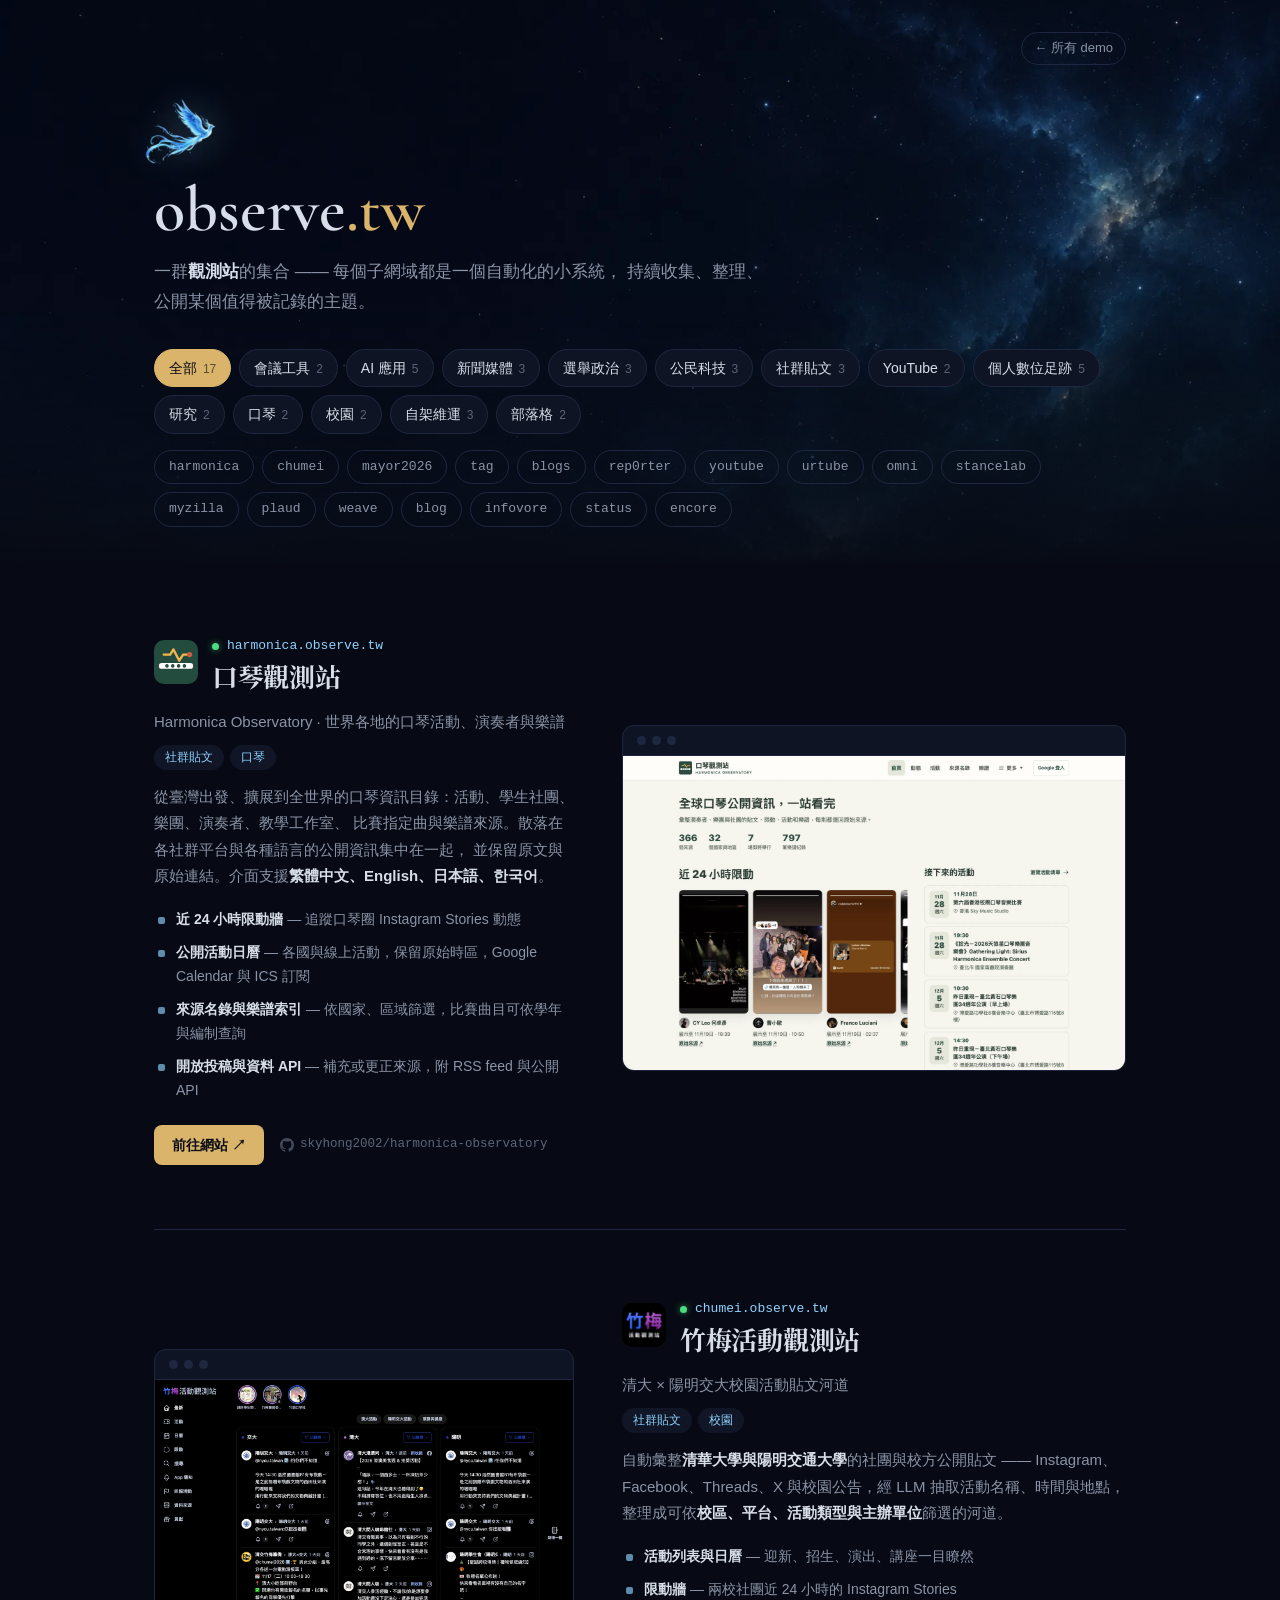
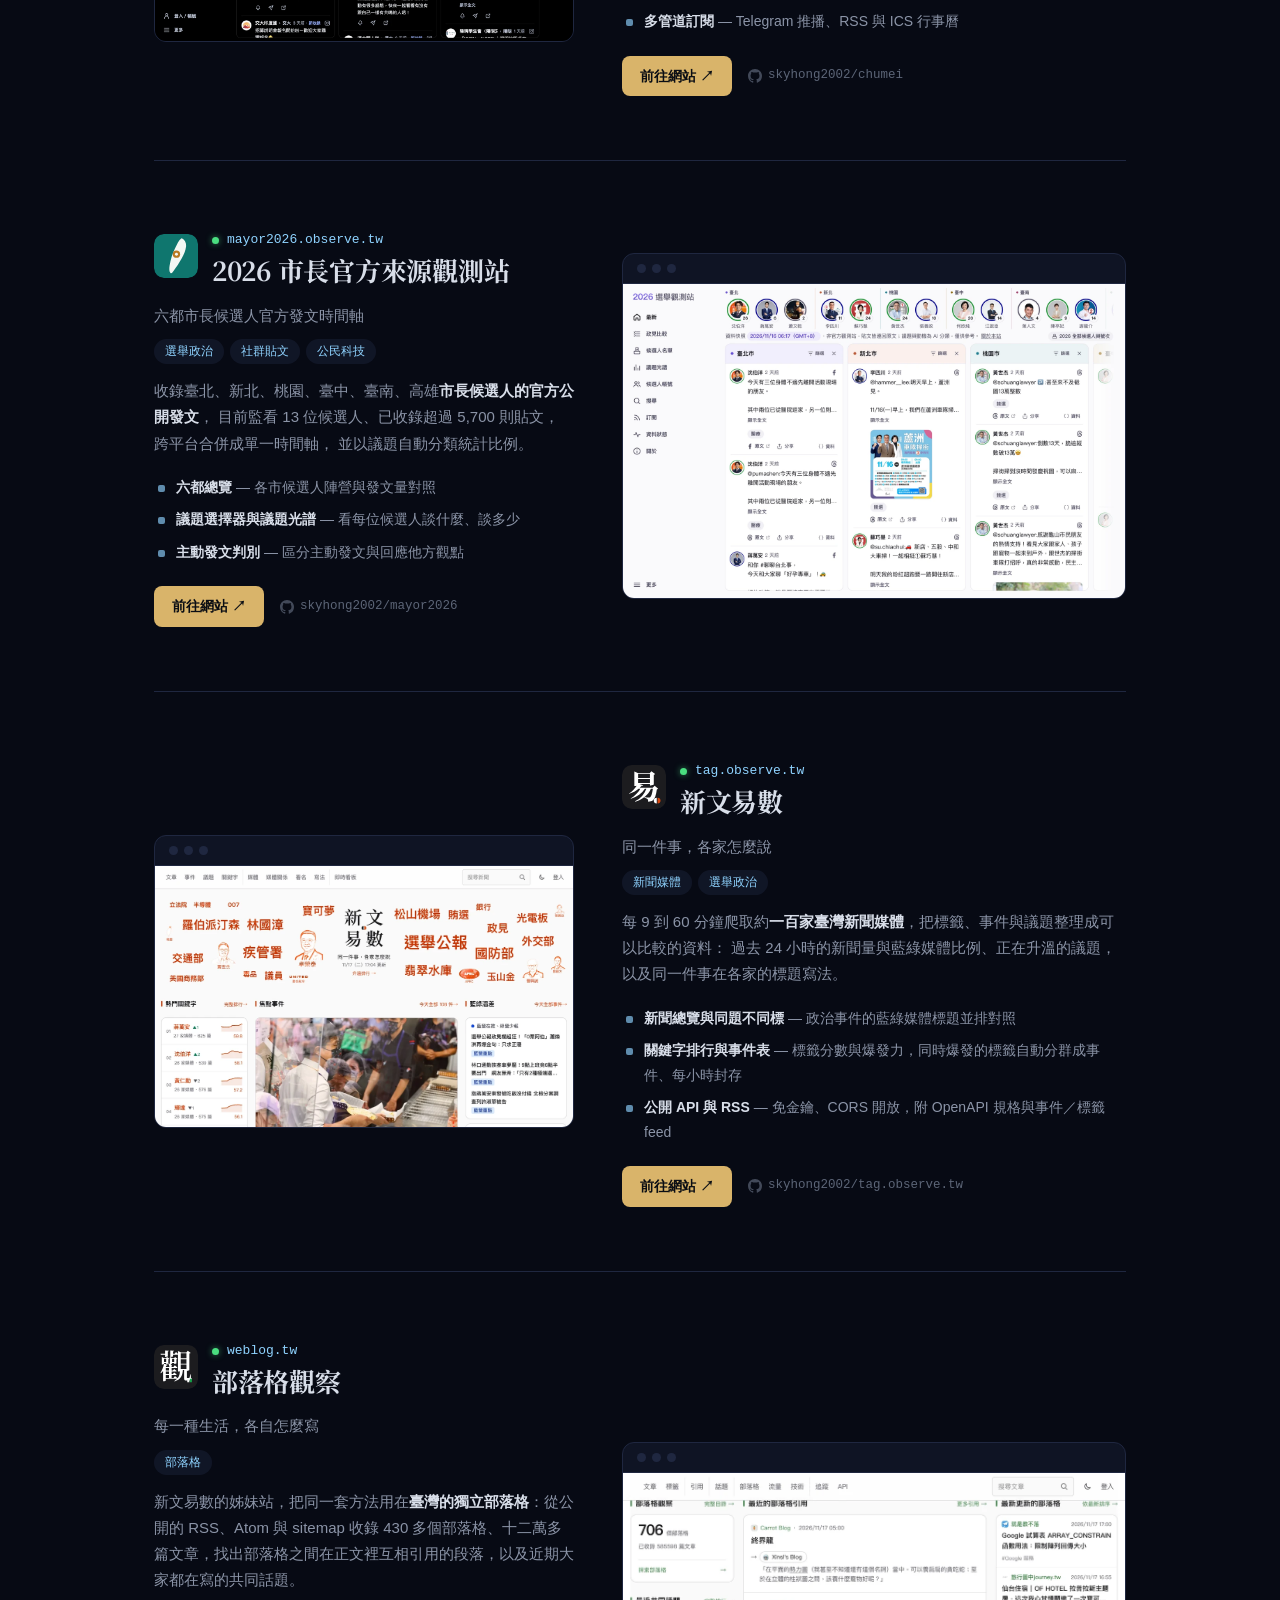
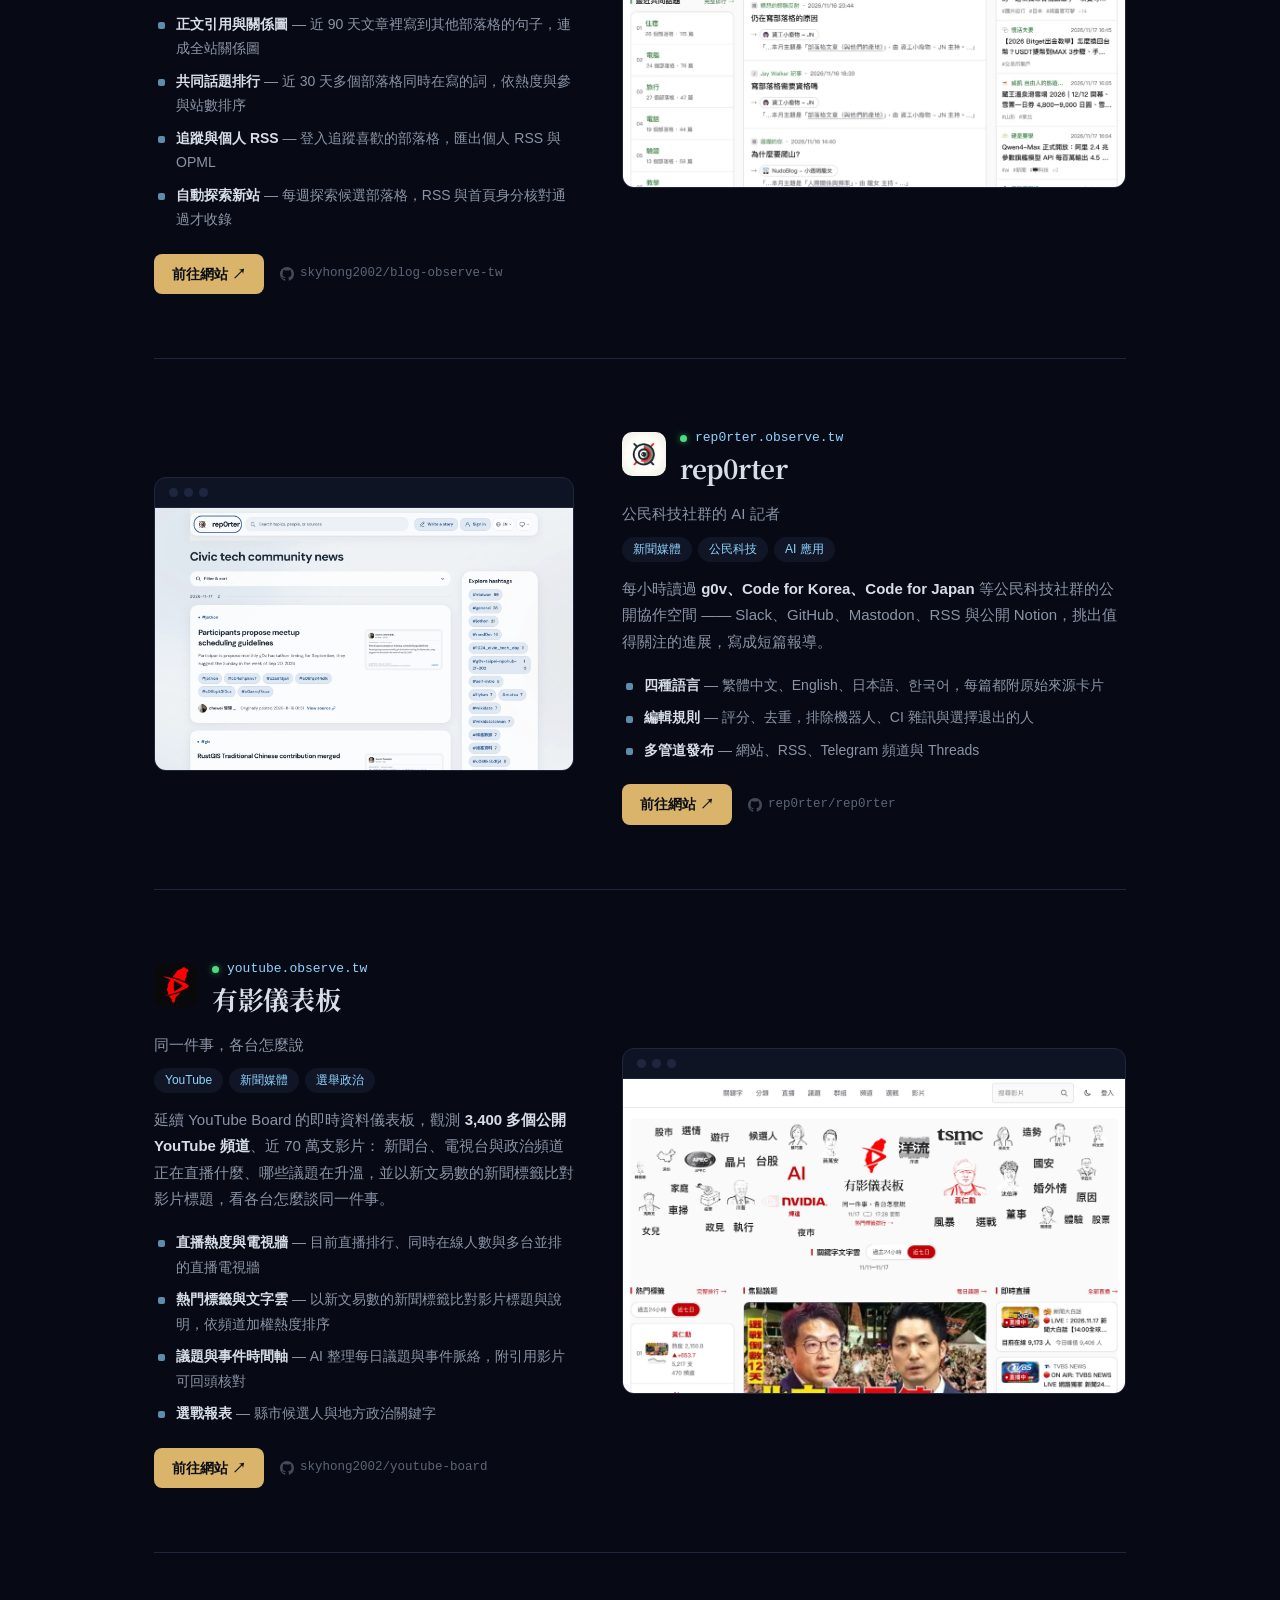
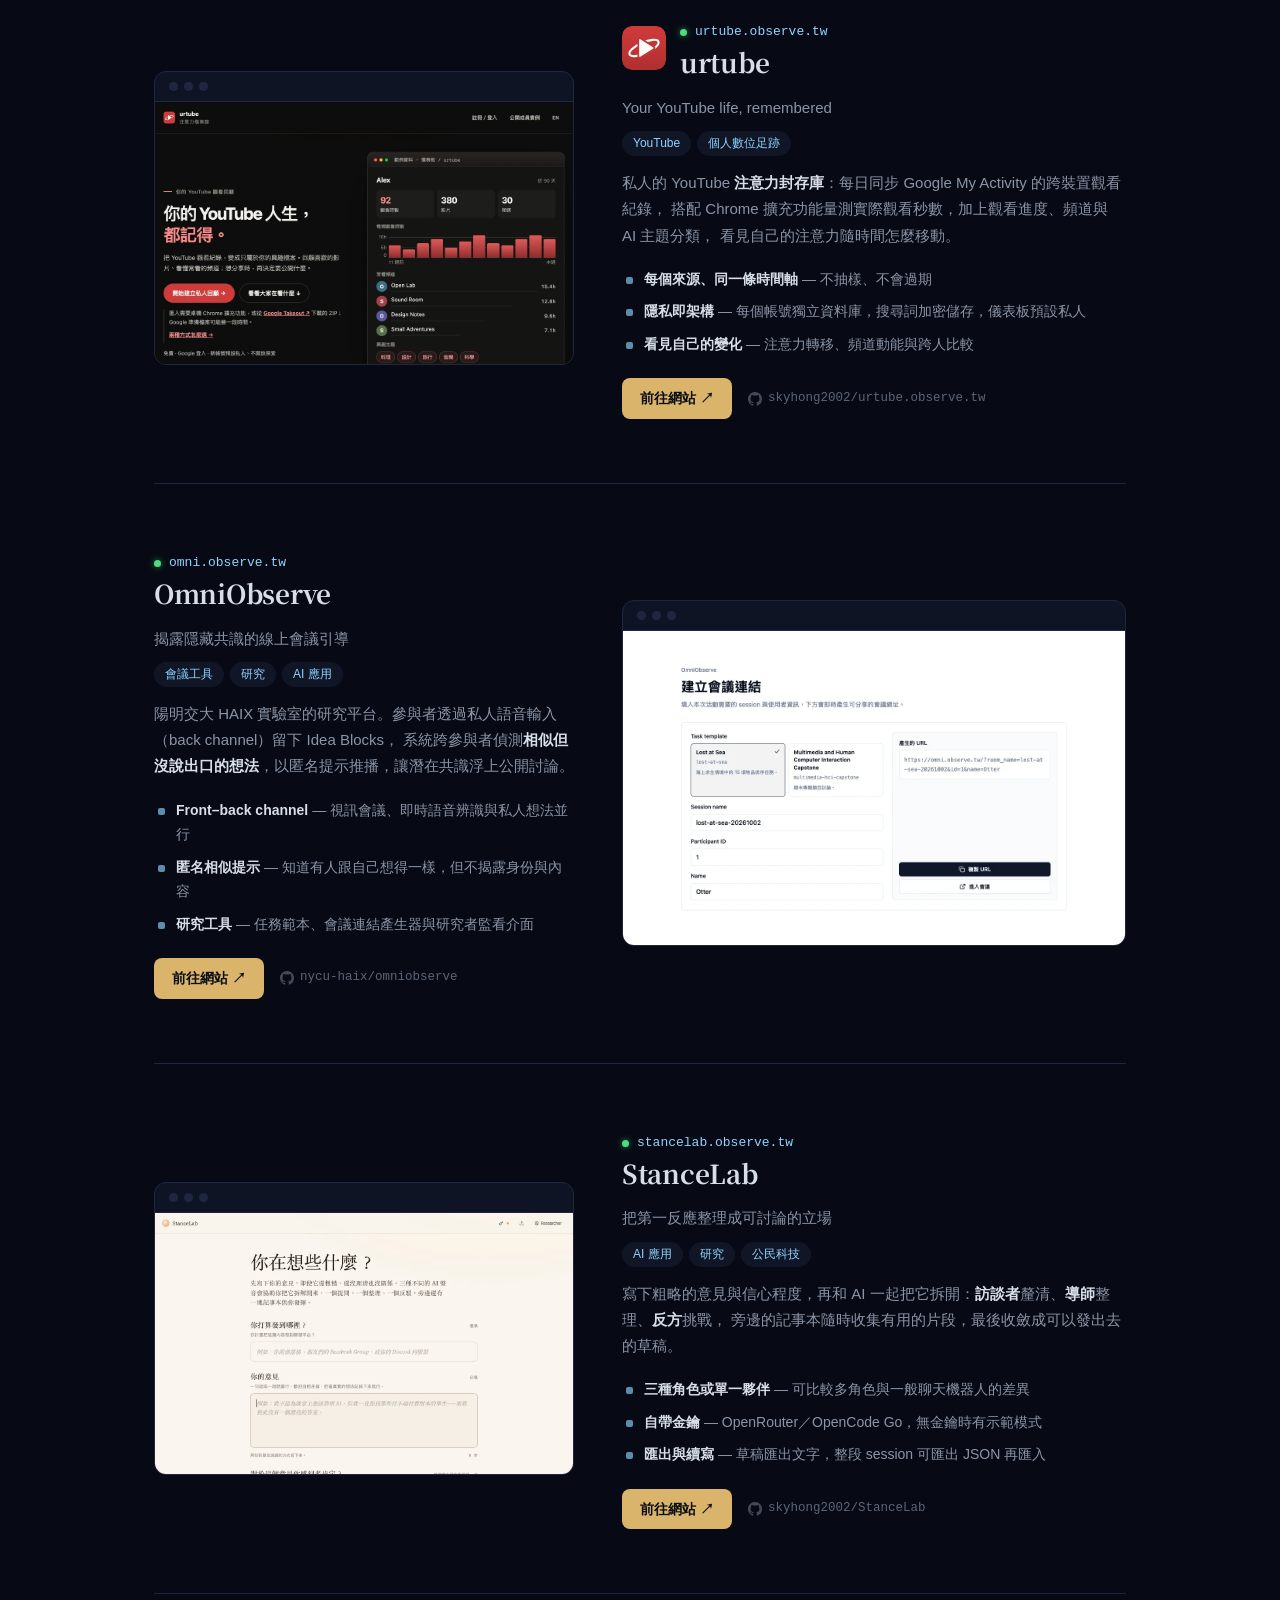
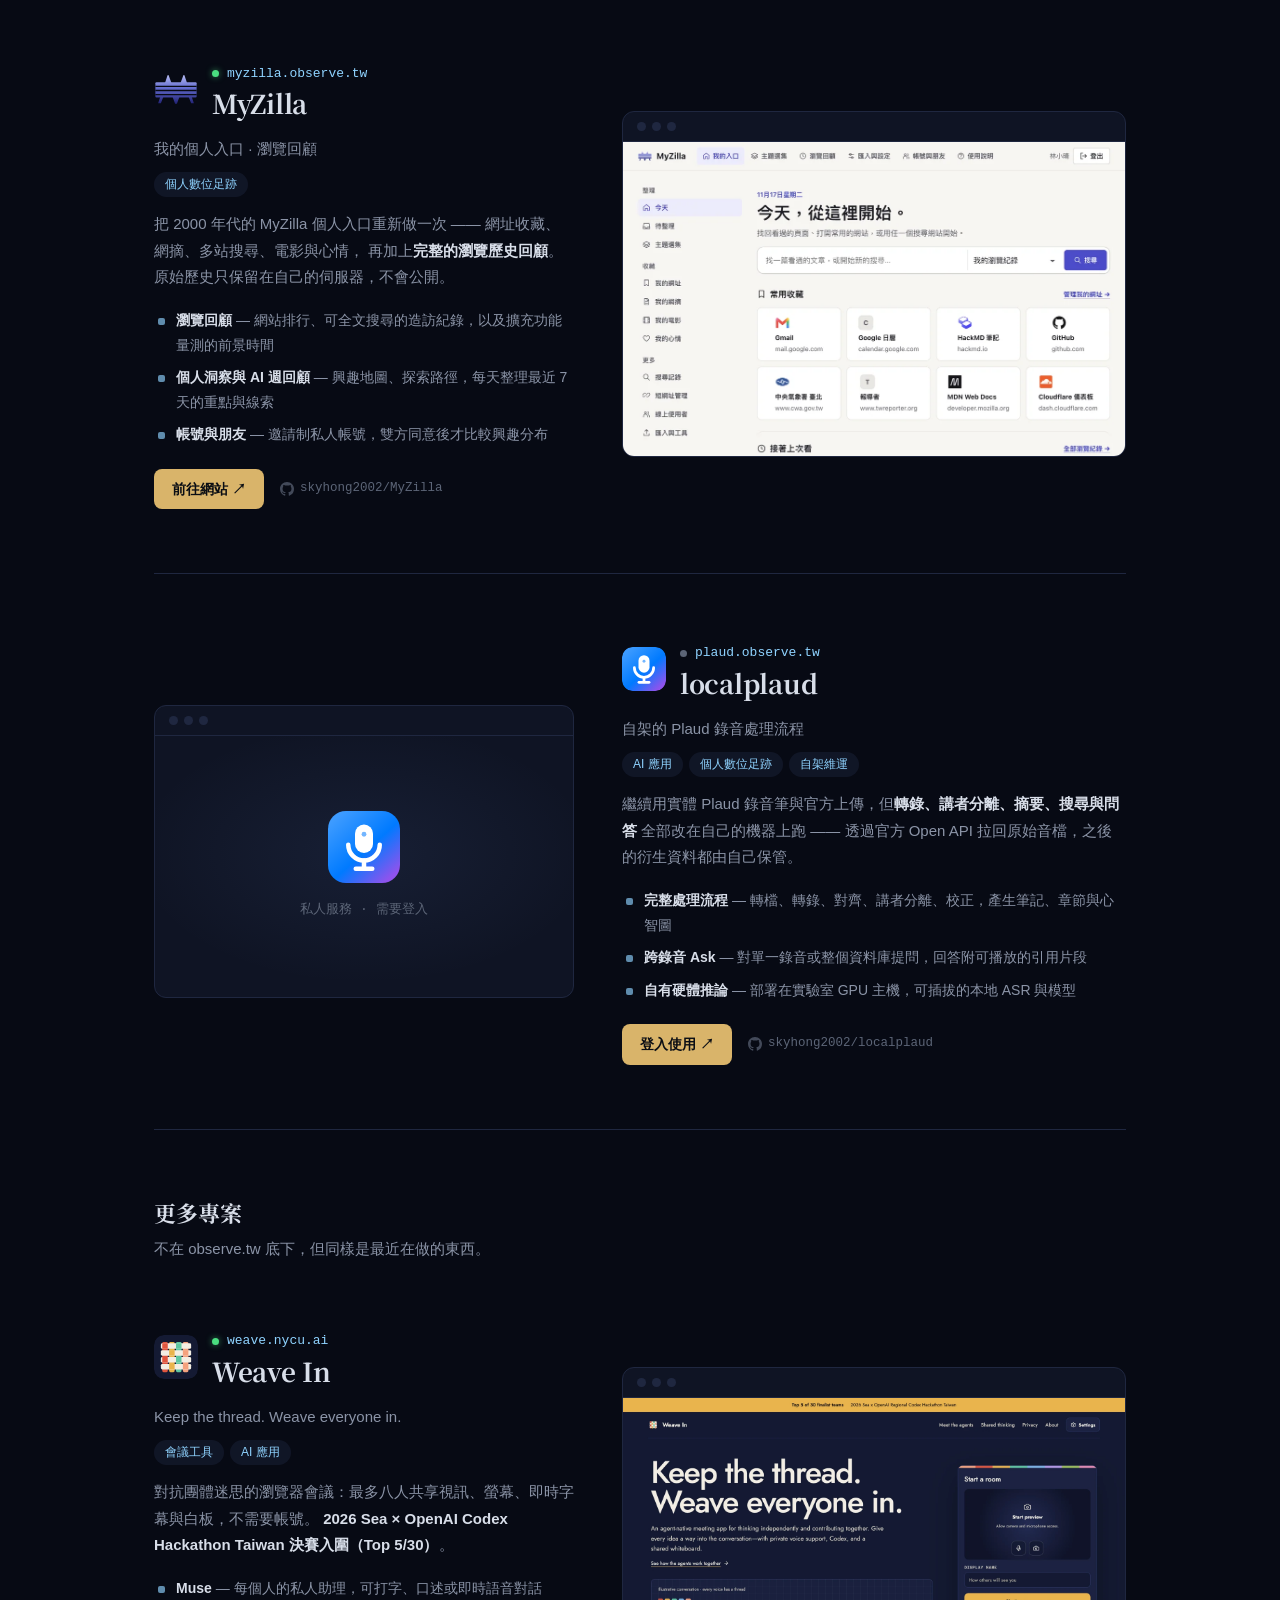
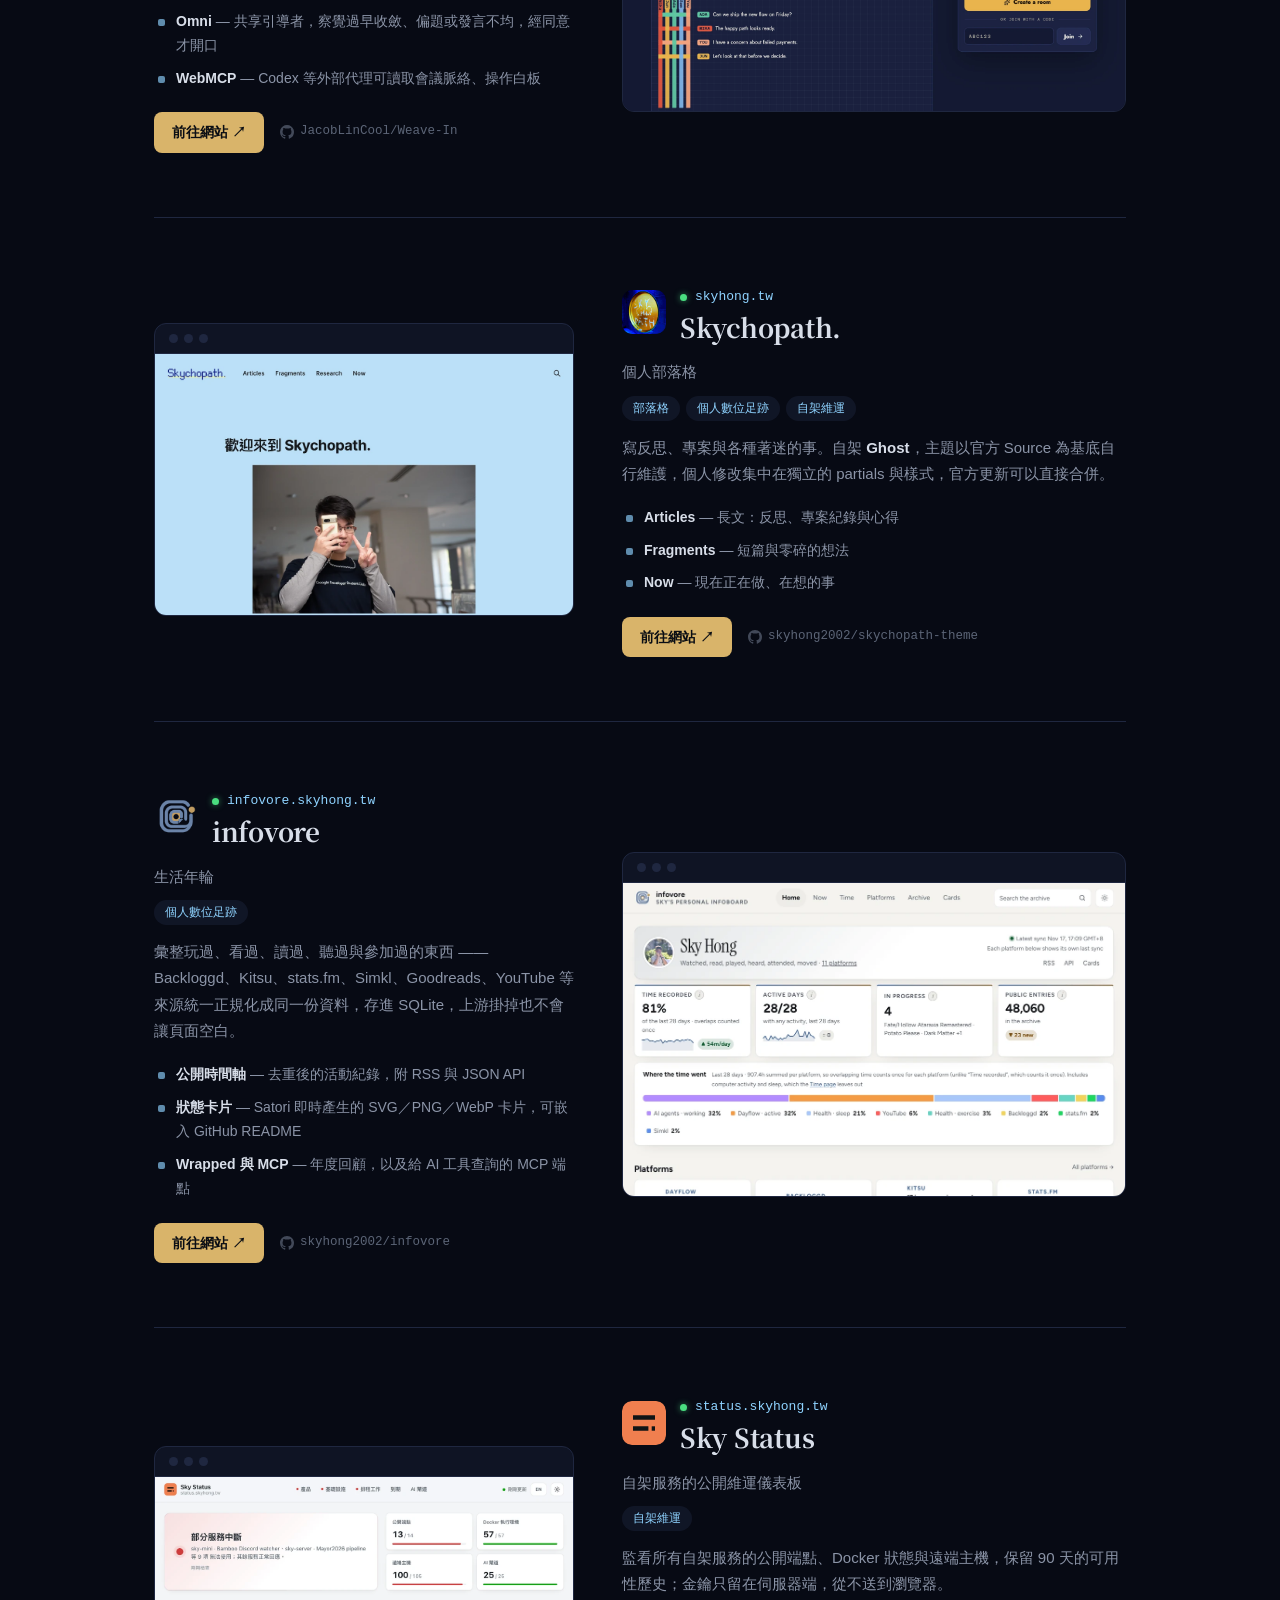
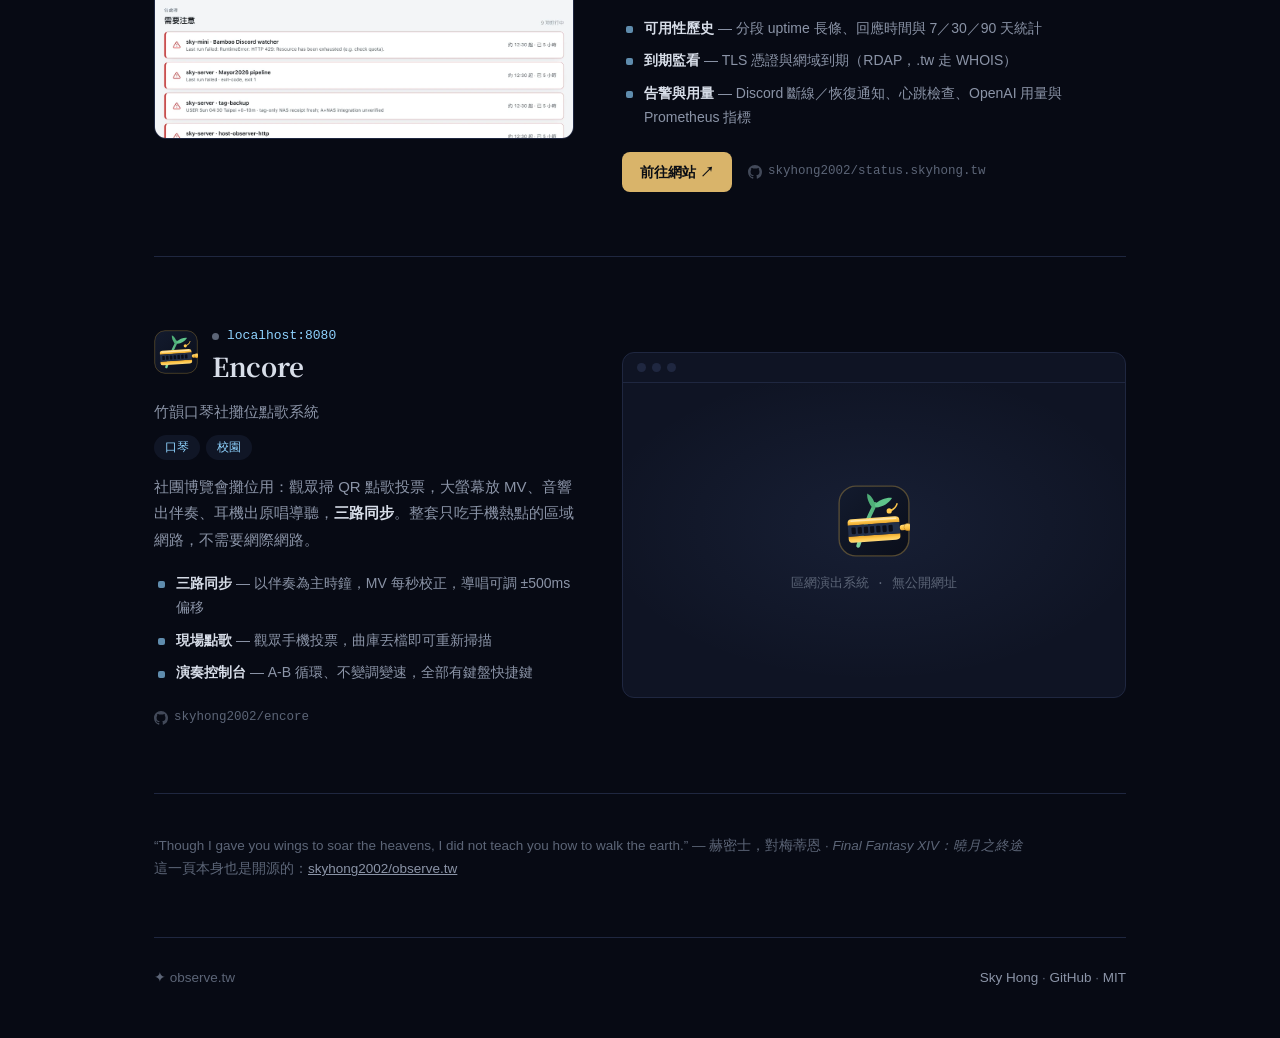
<file: demo/5/index.html>
<!DOCTYPE html>
<html lang="zh-Hant-TW">
<head>
<meta charset="utf-8">
<meta name="viewport" content="width=device-width, initial-scale=1">
<title>Demo 5 · 原版微調 — observe.tw</title>
<meta name="robots" content="noindex">
<meta name="description" content="observe.tw 是一群自動化觀測站的集合：口琴、校園活動、選舉官方來源、新聞標籤、獨立部落格、公民科技社群、YouTube 資料、會議研究與個人數位足跡等主題的資料彙整與公開網站。">
<meta property="og:title" content="observe.tw — 觀測站群">
<meta property="og:description" content="一群自動化觀測站：持續收集、整理、公開各種值得被記錄的事。">
<link rel="icon" href="data:image/svg+xml,&lt;svg xmlns='http://www.w3.org/2000/svg' viewBox='0 0 100 100'&gt;&lt;text y='.9em' font-size='90'&gt;🔭&lt;/text&gt;&lt;/svg&gt;">
<link rel="preconnect" href="https://fonts.googleapis.com">
<link rel="preconnect" href="https://fonts.gstatic.com" crossorigin>
<link rel="stylesheet" href="https://fonts.googleapis.com/css2?family=Cormorant+Garamond:wght@600&family=Noto+Serif+TC:wght@700&display=swap">
<style>
  :root {
    --bg: #0b0e14;
    --surface: #12161f;
    --border: #232a38;
    --text: #d8dee9;
    --text-dim: #8b94a7;
    --text-faint: #5c6577;
    --accent: #7aa2f7;
    --live: #4ade80;
  }
  * { box-sizing: border-box; margin: 0; padding: 0; }
  html { color-scheme: dark; scroll-behavior: smooth; }
  body {
    background: var(--bg);
    color: var(--text);
    font-family: -apple-system, BlinkMacSystemFont, "Segoe UI", "Noto Sans TC", "PingFang TC", "Microsoft JhengHei", sans-serif;
    line-height: 1.75;
    -webkit-font-smoothing: antialiased;
  }
  .wrap {
    max-width: 1020px;
    margin: 0 auto;
    padding: 0 24px;
  }
  header {
    padding: 96px 0 40px;
    background:
      radial-gradient(ellipse 60% 45% at 70% 0%, rgba(122, 162, 247, 0.10), transparent),
      radial-gradient(ellipse 40% 35% at 20% 10%, rgba(74, 222, 128, 0.05), transparent);
  }
  header .wrap { position: relative; }
  .lang-switch {
    position: absolute;
    top: -64px; right: 24px;
    font-size: 13px;
    color: var(--text-dim);
    text-decoration: none;
    border: 1px solid var(--border);
    border-radius: 999px;
    padding: 4px 12px;
    transition: color 0.15s, border-color 0.15s;
  }
  .lang-switch:hover { color: var(--accent); border-color: #2e364c; }
  .scope { font-size: 44px; margin-bottom: 20px; }
  h1 {
    font-size: clamp(32px, 6vw, 44px);
    font-weight: 700;
    letter-spacing: -0.02em;
    line-height: 1.2;
  }
  h1 .tld { color: var(--accent); }
  .tagline {
    margin-top: 14px;
    font-size: 17px;
    color: var(--text-dim);
    max-width: 36em;
  }
  .tagline b { color: var(--text); font-weight: 600; }
  nav.toc {
    display: flex;
    flex-wrap: wrap;
    gap: 8px;
    margin-top: 16px;
  }
  nav.toc a {
    font-family: ui-monospace, "SF Mono", Menlo, monospace;
    font-size: 13px;
    color: var(--text-dim);
    text-decoration: none;
    border: 1px solid var(--border);
    border-radius: 999px;
    padding: 5px 14px;
    transition: color 0.15s, border-color 0.15s;
  }
  nav.toc a:hover { color: var(--accent); border-color: #2e364c; }

  .topics {
    display: flex;
    flex-wrap: wrap;
    gap: 8px;
    margin-top: 32px;
  }
  .topics button, .tags button {
    font: inherit;
    cursor: pointer;
    border: 1px solid transparent;
    border-radius: 999px;
    transition: color 0.15s, background 0.15s, border-color 0.15s;
  }
  .topics button {
    font-size: 14px;
    color: var(--text);
    background: var(--surface);
    border-color: var(--border);
    padding: 6px 14px;
  }
  .topics button span { color: var(--text-faint); font-size: 12px; margin-left: 2px; }
  .topics button:hover { border-color: #364461; }
  .topics button[aria-pressed="true"] {
    color: var(--bg);
    background: var(--accent);
    border-color: var(--accent);
  }
  .topics button[aria-pressed="true"] span { color: rgba(11, 14, 20, 0.6); }
  .tags {
    display: flex;
    flex-wrap: wrap;
    gap: 6px;
    margin: -4px 0 14px;
  }
  .tags button {
    font-size: 12px;
    color: var(--accent);
    background: rgba(122, 162, 247, 0.08);
    padding: 1px 10px;
  }
  .tags button:hover { border-color: rgba(122, 162, 247, 0.4); }
  .site[hidden], .more[hidden] { display: none; }
  .filtering .site { border-top: 1px solid var(--border); }
  .filtering .site.first { border-top: none; }

  .site {
    display: grid;
    grid-template-columns: 5fr 6fr;
    gap: 48px;
    align-items: center;
    padding: 64px 0;
    border-top: 1px solid var(--border);
  }
  .site:first-of-type { border-top: none; }
  .site.flip .shot { order: -1; }
  .site-head {
    display: flex;
    align-items: center;
    gap: 14px;
    margin-bottom: 16px;
  }
  .logo {
    width: 44px;
    height: 44px;
    border-radius: 10px;
    flex-shrink: 0;
    object-fit: contain;
  }
  .logo.boxed { background: #fff; padding: 6px; }
  .site-head-text { min-width: 0; }
  .domain {
    display: inline-flex;
    align-items: center;
    gap: 8px;
    font-family: ui-monospace, "SF Mono", Menlo, monospace;
    font-size: 13px;
    color: var(--accent);
  }
  .dot {
    width: 7px; height: 7px; border-radius: 50%;
    background: var(--live);
    box-shadow: 0 0 6px rgba(74, 222, 128, 0.6);
  }
  .dot.private { background: var(--text-faint); box-shadow: none; }
  .site h2 {
    font-size: 26px;
    font-weight: 700;
    letter-spacing: -0.01em;
    line-height: 1.3;
  }
  .site .sub {
    font-size: 15px;
    color: var(--text-dim);
    margin-bottom: 14px;
  }
  .site .desc {
    font-size: 15px;
    color: var(--text-dim);
  }
  .site .desc + .desc { margin-top: 10px; }
  .site .desc b { color: var(--text); font-weight: 600; }
  ul.feats {
    list-style: none;
    margin: 18px 0 0;
    display: flex;
    flex-direction: column;
    gap: 8px;
  }
  ul.feats li {
    font-size: 14px;
    color: var(--text-dim);
    padding-left: 22px;
    position: relative;
  }
  ul.feats li::before {
    content: "";
    position: absolute;
    left: 4px; top: 0.72em;
    width: 7px; height: 7px;
    border-radius: 2px;
    background: var(--accent);
    opacity: 0.65;
  }
  ul.feats li b { color: var(--text); font-weight: 600; }
  .links {
    display: flex;
    flex-wrap: wrap;
    align-items: center;
    gap: 16px;
    margin-top: 22px;
  }
  .visit {
    display: inline-block;
    font-size: 14px;
    font-weight: 600;
    color: #0b0e14;
    background: var(--accent);
    border-radius: 8px;
    padding: 8px 18px;
    text-decoration: none;
    transition: filter 0.15s;
  }
  .visit:hover { filter: brightness(1.12); }
  .repo {
    display: inline-flex;
    align-items: center;
    gap: 6px;
    font-family: ui-monospace, "SF Mono", Menlo, monospace;
    font-size: 12.5px;
    color: var(--text-faint);
    text-decoration: none;
  }
  a.repo:hover { color: var(--text-dim); }
  .repo svg { flex-shrink: 0; opacity: 0.7; }

  .shot {
    display: block;
    border: 1px solid var(--border);
    border-radius: 12px;
    overflow: hidden;
    background: var(--surface);
    text-decoration: none;
    transition: border-color 0.2s, transform 0.2s;
  }
  a.shot:hover { border-color: #364461; transform: translateY(-2px); }
  .shot-bar {
    display: flex;
    gap: 6px;
    padding: 10px 14px;
    border-bottom: 1px solid var(--border);
  }
  .shot-bar span {
    width: 9px; height: 9px;
    border-radius: 50%;
    background: var(--border);
  }
  .shot img {
    display: block;
    width: 100%;
    height: auto;
  }

  .shot .ph {
    display: flex;
    flex-direction: column;
    align-items: center;
    justify-content: center;
    gap: 16px;
    aspect-ratio: 16 / 10;
    background: radial-gradient(ellipse 55% 50% at 50% 45%, rgba(122, 162, 247, 0.08), transparent);
    font-family: ui-monospace, "SF Mono", Menlo, monospace;
    font-size: 13px;
    color: var(--text-faint);
  }
  .shot .ph img { width: 72px; height: 72px; }

  .more {
    padding: 64px 0;
    border-top: 1px solid var(--border);
  }
  .more#more { padding-bottom: 0; }
  .more#more + .site { border-top: none; }
  .more h2 { font-size: 22px; font-weight: 700; }
  .more > p { font-size: 15px; color: var(--text-dim); margin-top: 4px; }

  .note {
    padding: 40px 0 8px;
    border-top: 1px solid var(--border);
    font-size: 13.5px;
    color: var(--text-faint);
  }
  .note a { color: var(--text-dim); }
  footer {
    margin-top: 48px;
    padding: 28px 0 48px;
    border-top: 1px solid var(--border);
    font-size: 13.5px;
    color: var(--text-faint);
  }
  footer a { color: var(--text-dim); text-decoration: none; }
  footer a:hover { color: var(--accent); }

  @media (max-width: 800px) {
    .site {
      grid-template-columns: 1fr;
      gap: 28px;
      padding: 48px 0;
    }
    .site.flip .shot { order: 0; }
  }

  /* ---- Demo 5: the original page, lightly re-tuned for the observer theme ---- */
  :root {
    --bg: #070a14;
    --surface: #0f1424;
    --border: #1f2740;
    --accent: #8fd3ff;
    --gold: #d9b46a;
  }
  header {
    background:
      linear-gradient(180deg, rgba(7, 10, 20, 0) 50%, var(--bg)),
      url("/demo/assets/sky.webp") center 30% / cover;
  }
  .scope { margin-bottom: 8px; }
  .scope img { width: 72px; height: 72px; display: block; margin-left: -10px; filter: drop-shadow(0 0 18px rgba(143, 211, 255, 0.35)); }
  h1 {
    font-family: "Cormorant Garamond", serif;
    font-size: clamp(44px, 8vw, 64px);
    font-weight: 600;
    letter-spacing: 0;
    line-height: 1.05;
  }
  h1 .tld { color: var(--gold); }
  .site h2, .more h2 { font-family: "Noto Serif TC", serif; }
  .topics button[aria-pressed="true"] { background: var(--gold); border-color: var(--gold); }
  .topics button[aria-pressed="true"] span { color: rgba(7, 10, 20, 0.6); }
  .visit { background: var(--gold); }
</style>
</head>
<body>

<header>
  <div class="wrap">
    <a class="lang-switch" href="/demo/">← 所有 demo</a>
    <div class="scope"><img src="/demo/assets/starbird-sm.webp" alt=""></div>
    <h1>observe<span class="tld">.tw</span></h1>
    <p class="tagline">
      一群<b>觀測站</b>的集合 —— 每個子網域都是一個自動化的小系統，
      持續收集、整理、公開某個值得被記錄的主題。
    </p>
    <div class="topics" role="group" aria-label="依主題篩選">
      <button type="button" data-tag="" aria-pressed="true">全部 <span>17</span></button>
      <button type="button" data-tag="meeting" aria-pressed="false">會議工具 <span>2</span></button>
      <button type="button" data-tag="ai" aria-pressed="false">AI 應用 <span>5</span></button>
      <button type="button" data-tag="news" aria-pressed="false">新聞媒體 <span>3</span></button>
      <button type="button" data-tag="politics" aria-pressed="false">選舉政治 <span>3</span></button>
      <button type="button" data-tag="civic" aria-pressed="false">公民科技 <span>3</span></button>
      <button type="button" data-tag="social" aria-pressed="false">社群貼文 <span>3</span></button>
      <button type="button" data-tag="youtube" aria-pressed="false">YouTube <span>2</span></button>
      <button type="button" data-tag="lifelog" aria-pressed="false">個人數位足跡 <span>5</span></button>
      <button type="button" data-tag="research" aria-pressed="false">研究 <span>2</span></button>
      <button type="button" data-tag="harmonica" aria-pressed="false">口琴 <span>2</span></button>
      <button type="button" data-tag="campus" aria-pressed="false">校園 <span>2</span></button>
      <button type="button" data-tag="selfhost" aria-pressed="false">自架維運 <span>3</span></button>
      <button type="button" data-tag="blog" aria-pressed="false">部落格 <span>2</span></button>
    </div>
    <nav class="toc" aria-label="專案">
      <a href="#harmonica">harmonica</a>
      <a href="#chumei">chumei</a>
      <a href="#mayor2026">mayor2026</a>
      <a href="#tag">tag</a>
      <a href="#blogs">blogs</a>
      <a href="#rep0rter">rep0rter</a>
      <a href="#youtube">youtube</a>
      <a href="#urtube">urtube</a>
      <a href="#omni">omni</a>
      <a href="#stancelab">stancelab</a>
      <a href="#myzilla">myzilla</a>
      <a href="#plaud">plaud</a>
      <a href="#weave">weave</a>
      <a href="#blog">blog</a>
      <a href="#infovore">infovore</a>
      <a href="#status">status</a>
      <a href="#encore">encore</a>
    </nav>
  </div>
</header>

<div class="wrap">

<section class="site" id="harmonica" data-tags="social harmonica">
  <div class="info">
    <div class="site-head">
      <img class="logo" src="/assets/harmonica-logo.svg" alt="口琴觀測站 logo">
      <div class="site-head-text">
        <span class="domain"><span class="dot"></span>harmonica.observe.tw</span>
        <h2>口琴觀測站</h2>
      </div>
    </div>
    <p class="sub">Harmonica Observatory · 世界各地的口琴活動、演奏者與樂譜</p>
    <div class="tags"><button type="button" data-tag="social">社群貼文</button><button type="button" data-tag="harmonica">口琴</button></div>
    <p class="desc">
      從臺灣出發、擴展到全世界的口琴資訊目錄：活動、學生社團、樂團、演奏者、教學工作室、
      比賽指定曲與樂譜來源。散落在各社群平台與各種語言的公開資訊集中在一起，
      並保留原文與原始連結。介面支援<b>繁體中文、English、日本語、한국어</b>。
    </p>
    <ul class="feats">
      <li><b>近 24 小時限動牆</b> — 追蹤口琴圈 Instagram Stories 動態</li>
      <li><b>公開活動日曆</b> — 各國與線上活動，保留原始時區，Google Calendar 與 ICS 訂閱</li>
      <li><b>來源名錄與樂譜索引</b> — 依國家、區域篩選，比賽曲目可依學年與編制查詢</li>
      <li><b>開放投稿與資料 API</b> — 補充或更正來源，附 RSS feed 與公開 API</li>
    </ul>
    <div class="links">
      <a class="visit" href="https://harmonica.observe.tw" target="_blank" rel="noopener">前往網站 ↗</a>
      <a class="repo" href="https://github.com/skyhong2002/harmonica-observatory" target="_blank" rel="noopener">
        <svg width="14" height="14" viewBox="0 0 16 16" fill="currentColor"><path d="M8 0C3.58 0 0 3.58 0 8c0 3.54 2.29 6.53 5.47 7.59.4.07.55-.17.55-.38 0-.19-.01-.82-.01-1.49-2.01.37-2.53-.49-2.69-.94-.09-.23-.48-.94-.82-1.13-.28-.15-.68-.52-.01-.53.63-.01 1.08.58 1.23.82.72 1.21 1.87.87 2.33.66.07-.52.28-.87.51-1.07-1.78-.2-3.64-.89-3.64-3.95 0-.87.31-1.59.82-2.15-.08-.2-.36-1.02.08-2.12 0 0 .67-.21 2.2.82.64-.18 1.32-.27 2-.27s1.36.09 2 .27c1.53-1.04 2.2-.82 2.2-.82.44 1.1.16 1.92.08 2.12.51.56.82 1.27.82 2.15 0 3.07-1.87 3.75-3.65 3.95.29.25.54.73.54 1.48 0 1.07-.01 1.93-.01 2.2 0 .21.15.46.55.38A8.01 8.01 0 0 0 16 8c0-4.42-3.58-8-8-8z"/></svg>
        skyhong2002/harmonica-observatory
      </a>
    </div>
  </div>
  <a class="shot" href="https://harmonica.observe.tw" target="_blank" rel="noopener" aria-label="口琴觀測站網站截圖">
    <div class="shot-bar"><span></span><span></span><span></span></div>
    <img src="/assets/shot-harmonica.webp" alt="口琴觀測站首頁截圖" width="1280" height="800">
  </a>
</section>

<section class="site flip" id="chumei" data-tags="social campus">
  <div class="info">
    <div class="site-head">
      <img class="logo" src="/assets/chumei-logo.png" alt="竹梅活動觀測站 logo">
      <div class="site-head-text">
        <span class="domain"><span class="dot"></span>chumei.observe.tw</span>
        <h2>竹梅活動觀測站</h2>
      </div>
    </div>
    <p class="sub">清大 × 陽明交大校園活動貼文河道</p>
    <div class="tags"><button type="button" data-tag="social">社群貼文</button><button type="button" data-tag="campus">校園</button></div>
    <p class="desc">
      自動彙整<b>清華大學與陽明交通大學</b>的社團與校方公開貼文 ——
      Instagram、Facebook、Threads、X 與校園公告，經 LLM 抽取活動名稱、時間與地點，
      整理成可依<b>校區、平台、活動類型與主辦單位</b>篩選的河道。
    </p>
    <ul class="feats">
      <li><b>活動列表與日曆</b> — 迎新、招生、演出、講座一目瞭然</li>
      <li><b>限動牆</b> — 兩校社團近 24 小時的 Instagram Stories</li>
      <li><b>多管道訂閱</b> — Telegram 推播、RSS 與 ICS 行事曆</li>
    </ul>
    <div class="links">
      <a class="visit" href="https://chumei.observe.tw" target="_blank" rel="noopener">前往網站 ↗</a>
      <a class="repo" href="https://github.com/skyhong2002/chumei" target="_blank" rel="noopener">
        <svg width="14" height="14" viewBox="0 0 16 16" fill="currentColor"><path d="M8 0C3.58 0 0 3.58 0 8c0 3.54 2.29 6.53 5.47 7.59.4.07.55-.17.55-.38 0-.19-.01-.82-.01-1.49-2.01.37-2.53-.49-2.69-.94-.09-.23-.48-.94-.82-1.13-.28-.15-.68-.52-.01-.53.63-.01 1.08.58 1.23.82.72 1.21 1.87.87 2.33.66.07-.52.28-.87.51-1.07-1.78-.2-3.64-.89-3.64-3.95 0-.87.31-1.59.82-2.15-.08-.2-.36-1.02.08-2.12 0 0 .67-.21 2.2.82.64-.18 1.32-.27 2-.27s1.36.09 2 .27c1.53-1.04 2.2-.82 2.2-.82.44 1.1.16 1.92.08 2.12.51.56.82 1.27.82 2.15 0 3.07-1.87 3.75-3.65 3.95.29.25.54.73.54 1.48 0 1.07-.01 1.93-.01 2.2 0 .21.15.46.55.38A8.01 8.01 0 0 0 16 8c0-4.42-3.58-8-8-8z"/></svg>
        skyhong2002/chumei
      </a>
    </div>
  </div>
  <a class="shot" href="https://chumei.observe.tw" target="_blank" rel="noopener" aria-label="竹梅活動觀測站網站截圖">
    <div class="shot-bar"><span></span><span></span><span></span></div>
    <img src="/assets/shot-chumei.webp" alt="竹梅活動觀測站首頁截圖" width="1280" height="800" loading="lazy">
  </a>
</section>

<section class="site" id="mayor2026" data-tags="politics social civic">
  <div class="info">
    <div class="site-head">
      <img class="logo" src="/assets/mayor2026-logo.svg" alt="2026 市長官方來源觀測站 logo">
      <div class="site-head-text">
        <span class="domain"><span class="dot"></span>mayor2026.observe.tw</span>
        <h2>2026 市長官方來源觀測站</h2>
      </div>
    </div>
    <p class="sub">六都市長候選人官方發文時間軸</p>
    <div class="tags"><button type="button" data-tag="politics">選舉政治</button><button type="button" data-tag="social">社群貼文</button><button type="button" data-tag="civic">公民科技</button></div>
    <p class="desc">
      收錄臺北、新北、桃園、臺中、臺南、高雄<b>市長候選人的官方公開發文</b>，
      目前監看 13 位候選人、已收錄超過 5,700 則貼文，跨平台合併成單一時間軸，
      並以議題自動分類統計比例。
    </p>
    <ul class="feats">
      <li><b>六都總覽</b> — 各市候選人陣營與發文量對照</li>
      <li><b>議題選擇器與議題光譜</b> — 看每位候選人談什麼、談多少</li>
      <li><b>主動發文判別</b> — 區分主動發文與回應他方觀點</li>
    </ul>
    <div class="links">
      <a class="visit" href="https://mayor2026.observe.tw" target="_blank" rel="noopener">前往網站 ↗</a>
      <a class="repo" href="https://github.com/skyhong2002/mayor2026" target="_blank" rel="noopener">
        <svg width="14" height="14" viewBox="0 0 16 16" fill="currentColor"><path d="M8 0C3.58 0 0 3.58 0 8c0 3.54 2.29 6.53 5.47 7.59.4.07.55-.17.55-.38 0-.19-.01-.82-.01-1.49-2.01.37-2.53-.49-2.69-.94-.09-.23-.48-.94-.82-1.13-.28-.15-.68-.52-.01-.53.63-.01 1.08.58 1.23.82.72 1.21 1.87.87 2.33.66.07-.52.28-.87.51-1.07-1.78-.2-3.64-.89-3.64-3.95 0-.87.31-1.59.82-2.15-.08-.2-.36-1.02.08-2.12 0 0 .67-.21 2.2.82.64-.18 1.32-.27 2-.27s1.36.09 2 .27c1.53-1.04 2.2-.82 2.2-.82.44 1.1.16 1.92.08 2.12.51.56.82 1.27.82 2.15 0 3.07-1.87 3.75-3.65 3.95.29.25.54.73.54 1.48 0 1.07-.01 1.93-.01 2.2 0 .21.15.46.55.38A8.01 8.01 0 0 0 16 8c0-4.42-3.58-8-8-8z"/></svg>
        skyhong2002/mayor2026
      </a>
    </div>
  </div>
  <a class="shot" href="https://mayor2026.observe.tw" target="_blank" rel="noopener" aria-label="2026 市長官方來源觀測站網站截圖">
    <div class="shot-bar"><span></span><span></span><span></span></div>
    <img src="/assets/shot-mayor2026.webp" alt="2026 市長官方來源觀測站首頁截圖" width="1280" height="800" loading="lazy">
  </a>
</section>

<section class="site flip" id="tag" data-tags="news politics">
  <div class="info">
    <div class="site-head">
      <img class="logo" src="/assets/tag-logo.svg" alt="新文易數 logo">
      <div class="site-head-text">
        <span class="domain"><span class="dot"></span>tag.observe.tw</span>
        <h2>新文易數</h2>
      </div>
    </div>
    <p class="sub">同一件事，各家怎麼說</p>
    <div class="tags"><button type="button" data-tag="news">新聞媒體</button><button type="button" data-tag="politics">選舉政治</button></div>
    <p class="desc">
      每 9 到 60 分鐘爬取約<b>一百家臺灣新聞媒體</b>，把標籤、事件與議題整理成可以比較的資料：
      過去 24 小時的新聞量與藍綠媒體比例、正在升溫的議題，以及同一件事在各家的標題寫法。
    </p>
    <ul class="feats">
      <li><b>新聞總覽與同題不同標</b> — 政治事件的藍綠媒體標題並排對照</li>
      <li><b>關鍵字排行與事件表</b> — 標籤分數與爆發力，同時爆發的標籤自動分群成事件、每小時封存</li>
      <li><b>公開 API 與 RSS</b> — 免金鑰、CORS 開放，附 OpenAPI 規格與事件／標籤 feed</li>
    </ul>
    <div class="links">
      <a class="visit" href="https://tag.observe.tw" target="_blank" rel="noopener">前往網站 ↗</a>
      <a class="repo" href="https://github.com/skyhong2002/tag.observe.tw" target="_blank" rel="noopener">
        <svg width="14" height="14" viewBox="0 0 16 16" fill="currentColor"><path d="M8 0C3.58 0 0 3.58 0 8c0 3.54 2.29 6.53 5.47 7.59.4.07.55-.17.55-.38 0-.19-.01-.82-.01-1.49-2.01.37-2.53-.49-2.69-.94-.09-.23-.48-.94-.82-1.13-.28-.15-.68-.52-.01-.53.63-.01 1.08.58 1.23.82.72 1.21 1.87.87 2.33.66.07-.52.28-.87.51-1.07-1.78-.2-3.64-.89-3.64-3.95 0-.87.31-1.59.82-2.15-.08-.2-.36-1.02.08-2.12 0 0 .67-.21 2.2.82.64-.18 1.32-.27 2-.27s1.36.09 2 .27c1.53-1.04 2.2-.82 2.2-.82.44 1.1.16 1.92.08 2.12.51.56.82 1.27.82 2.15 0 3.07-1.87 3.75-3.65 3.95.29.25.54.73.54 1.48 0 1.07-.01 1.93-.01 2.2 0 .21.15.46.55.38A8.01 8.01 0 0 0 16 8c0-4.42-3.58-8-8-8z"/></svg>
        skyhong2002/tag.observe.tw
      </a>
    </div>
  </div>
  <a class="shot" href="https://tag.observe.tw" target="_blank" rel="noopener" aria-label="新文易數 網站截圖">
    <div class="shot-bar"><span></span><span></span><span></span></div>
    <img src="/assets/shot-tag.webp" alt="新文易數 首頁截圖" width="1280" height="800" loading="lazy">
  </a>
</section>

<section class="site" id="blogs" data-tags="blog">
  <div class="info">
    <div class="site-head">
      <img class="logo" src="/assets/blogs-logo.svg" alt="部落格觀察 logo">
      <div class="site-head-text">
        <span class="domain"><span class="dot"></span>weblog.tw</span>
        <h2>部落格觀察</h2>
      </div>
    </div>
    <p class="sub">每一種生活，各自怎麼寫</p>
    <div class="tags"><button type="button" data-tag="blog">部落格</button></div>
    <p class="desc">
      新文易數的姊妹站，把同一套方法用在<b>臺灣的獨立部落格</b>：從公開的 RSS、Atom 與 sitemap
      收錄 430 多個部落格、十二萬多篇文章，找出部落格之間在正文裡互相引用的段落，以及近期大家都在寫的共同話題。
    </p>
    <ul class="feats">
      <li><b>正文引用與關係圖</b> — 近 90 天文章裡寫到其他部落格的句子，連成全站關係圖</li>
      <li><b>共同話題排行</b> — 近 30 天多個部落格同時在寫的詞，依熱度與參與站數排序</li>
      <li><b>追蹤與個人 RSS</b> — 登入追蹤喜歡的部落格，匯出個人 RSS 與 OPML</li>
      <li><b>自動探索新站</b> — 每週探索候選部落格，RSS 與首頁身分核對通過才收錄</li>
    </ul>
    <div class="links">
      <a class="visit" href="https://weblog.tw" target="_blank" rel="noopener">前往網站 ↗</a>
      <a class="repo" href="https://github.com/skyhong2002/blog-observe-tw" target="_blank" rel="noopener">
        <svg width="14" height="14" viewBox="0 0 16 16" fill="currentColor"><path d="M8 0C3.58 0 0 3.58 0 8c0 3.54 2.29 6.53 5.47 7.59.4.07.55-.17.55-.38 0-.19-.01-.82-.01-1.49-2.01.37-2.53-.49-2.69-.94-.09-.23-.48-.94-.82-1.13-.28-.15-.68-.52-.01-.53.63-.01 1.08.58 1.23.82.72 1.21 1.87.87 2.33.66.07-.52.28-.87.51-1.07-1.78-.2-3.64-.89-3.64-3.95 0-.87.31-1.59.82-2.15-.08-.2-.36-1.02.08-2.12 0 0 .67-.21 2.2.82.64-.18 1.32-.27 2-.27s1.36.09 2 .27c1.53-1.04 2.2-.82 2.2-.82.44 1.1.16 1.92.08 2.12.51.56.82 1.27.82 2.15 0 3.07-1.87 3.75-3.65 3.95.29.25.54.73.54 1.48 0 1.07-.01 1.93-.01 2.2 0 .21.15.46.55.38A8.01 8.01 0 0 0 16 8c0-4.42-3.58-8-8-8z"/></svg>
        skyhong2002/blog-observe-tw
      </a>
    </div>
  </div>
  <a class="shot" href="https://weblog.tw" target="_blank" rel="noopener" aria-label="部落格觀察 網站截圖">
    <div class="shot-bar"><span></span><span></span><span></span></div>
    <img src="/assets/shot-blogs.webp" alt="部落格觀察 首頁截圖" width="1280" height="800" loading="lazy">
  </a>
</section>

<section class="site flip" id="rep0rter" data-tags="news civic ai">
  <div class="info">
    <div class="site-head">
      <img class="logo" src="/assets/rep0rter-logo.png" alt="rep0rter logo">
      <div class="site-head-text">
        <span class="domain"><span class="dot"></span>rep0rter.observe.tw</span>
        <h2>rep0rter</h2>
      </div>
    </div>
    <p class="sub">公民科技社群的 AI 記者</p>
    <div class="tags"><button type="button" data-tag="news">新聞媒體</button><button type="button" data-tag="civic">公民科技</button><button type="button" data-tag="ai">AI 應用</button></div>
    <p class="desc">
      每小時讀過 <b>g0v、Code for Korea、Code for Japan</b> 等公民科技社群的公開協作空間 ——
      Slack、GitHub、Mastodon、RSS 與公開 Notion，挑出值得關注的進展，寫成短篇報導。
    </p>
    <ul class="feats">
      <li><b>四種語言</b> — 繁體中文、English、日本語、한국어，每篇都附原始來源卡片</li>
      <li><b>編輯規則</b> — 評分、去重，排除機器人、CI 雜訊與選擇退出的人</li>
      <li><b>多管道發布</b> — 網站、RSS、Telegram 頻道與 Threads</li>
    </ul>
    <div class="links">
      <a class="visit" href="https://rep0rter.observe.tw" target="_blank" rel="noopener">前往網站 ↗</a>
      <a class="repo" href="https://github.com/rep0rter/rep0rter" target="_blank" rel="noopener">
        <svg width="14" height="14" viewBox="0 0 16 16" fill="currentColor"><path d="M8 0C3.58 0 0 3.58 0 8c0 3.54 2.29 6.53 5.47 7.59.4.07.55-.17.55-.38 0-.19-.01-.82-.01-1.49-2.01.37-2.53-.49-2.69-.94-.09-.23-.48-.94-.82-1.13-.28-.15-.68-.52-.01-.53.63-.01 1.08.58 1.23.82.72 1.21 1.87.87 2.33.66.07-.52.28-.87.51-1.07-1.78-.2-3.64-.89-3.64-3.95 0-.87.31-1.59.82-2.15-.08-.2-.36-1.02.08-2.12 0 0 .67-.21 2.2.82.64-.18 1.32-.27 2-.27s1.36.09 2 .27c1.53-1.04 2.2-.82 2.2-.82.44 1.1.16 1.92.08 2.12.51.56.82 1.27.82 2.15 0 3.07-1.87 3.75-3.65 3.95.29.25.54.73.54 1.48 0 1.07-.01 1.93-.01 2.2 0 .21.15.46.55.38A8.01 8.01 0 0 0 16 8c0-4.42-3.58-8-8-8z"/></svg>
        rep0rter/rep0rter
      </a>
    </div>
  </div>
  <a class="shot" href="https://rep0rter.observe.tw" target="_blank" rel="noopener" aria-label="rep0rter 網站截圖">
    <div class="shot-bar"><span></span><span></span><span></span></div>
    <img src="/assets/shot-rep0rter.webp" alt="rep0rter 截圖" width="1280" height="800" loading="lazy">
  </a>
</section>

<section class="site" id="youtube" data-tags="youtube news politics">
  <div class="info">
    <div class="site-head">
      <img class="logo" src="/assets/youtube-logo.svg" alt="有影儀表板 logo">
      <div class="site-head-text">
        <span class="domain"><span class="dot"></span>youtube.observe.tw</span>
        <h2>有影儀表板</h2>
      </div>
    </div>
    <p class="sub">同一件事，各台怎麼說</p>
    <div class="tags"><button type="button" data-tag="youtube">YouTube</button><button type="button" data-tag="news">新聞媒體</button><button type="button" data-tag="politics">選舉政治</button></div>
    <p class="desc">
      延續 YouTube Board 的即時資料儀表板，觀測 <b>3,400 多個公開 YouTube 頻道</b>、近 70 萬支影片：
      新聞台、電視台與政治頻道正在直播什麼、哪些議題在升溫，並以新文易數的新聞標籤比對影片標題，看各台怎麼談同一件事。
    </p>
    <ul class="feats">
      <li><b>直播熱度與電視牆</b> — 目前直播排行、同時在線人數與多台並排的直播電視牆</li>
      <li><b>熱門標籤與文字雲</b> — 以新文易數的新聞標籤比對影片標題與說明，依頻道加權熱度排序</li>
      <li><b>議題與事件時間軸</b> — AI 整理每日議題與事件脈絡，附引用影片可回頭核對</li>
      <li><b>選戰報表</b> — 縣市候選人與地方政治關鍵字</li>
    </ul>
    <div class="links">
      <a class="visit" href="https://youtube.observe.tw" target="_blank" rel="noopener">前往網站 ↗</a>
      <a class="repo" href="https://github.com/skyhong2002/youtube-board" target="_blank" rel="noopener">
        <svg width="14" height="14" viewBox="0 0 16 16" fill="currentColor"><path d="M8 0C3.58 0 0 3.58 0 8c0 3.54 2.29 6.53 5.47 7.59.4.07.55-.17.55-.38 0-.19-.01-.82-.01-1.49-2.01.37-2.53-.49-2.69-.94-.09-.23-.48-.94-.82-1.13-.28-.15-.68-.52-.01-.53.63-.01 1.08.58 1.23.82.72 1.21 1.87.87 2.33.66.07-.52.28-.87.51-1.07-1.78-.2-3.64-.89-3.64-3.95 0-.87.31-1.59.82-2.15-.08-.2-.36-1.02.08-2.12 0 0 .67-.21 2.2.82.64-.18 1.32-.27 2-.27s1.36.09 2 .27c1.53-1.04 2.2-.82 2.2-.82.44 1.1.16 1.92.08 2.12.51.56.82 1.27.82 2.15 0 3.07-1.87 3.75-3.65 3.95.29.25.54.73.54 1.48 0 1.07-.01 1.93-.01 2.2 0 .21.15.46.55.38A8.01 8.01 0 0 0 16 8c0-4.42-3.58-8-8-8z"/></svg>
        skyhong2002/youtube-board
      </a>
    </div>
  </div>
  <a class="shot" href="https://youtube.observe.tw" target="_blank" rel="noopener" aria-label="有影儀表板 網站截圖">
    <div class="shot-bar"><span></span><span></span><span></span></div>
    <img src="/assets/shot-youtube.webp" alt="有影儀表板 首頁截圖" width="1280" height="800" loading="lazy">
  </a>
</section>

<section class="site flip" id="urtube" data-tags="youtube lifelog">
  <div class="info">
    <div class="site-head">
      <img class="logo" src="/assets/urtube-logo.svg" alt="urtube logo">
      <div class="site-head-text">
        <span class="domain"><span class="dot"></span>urtube.observe.tw</span>
        <h2>urtube</h2>
      </div>
    </div>
    <p class="sub">Your YouTube life, remembered</p>
    <div class="tags"><button type="button" data-tag="youtube">YouTube</button><button type="button" data-tag="lifelog">個人數位足跡</button></div>
    <p class="desc">
      私人的 YouTube <b>注意力封存庫</b>：每日同步 Google My Activity 的跨裝置觀看紀錄，
      搭配 Chrome 擴充功能量測實際觀看秒數，加上觀看進度、頻道與 AI 主題分類，
      看見自己的注意力隨時間怎麼移動。
    </p>
    <ul class="feats">
      <li><b>每個來源、同一條時間軸</b> — 不抽樣、不會過期</li>
      <li><b>隱私即架構</b> — 每個帳號獨立資料庫，搜尋詞加密儲存，儀表板預設私人</li>
      <li><b>看見自己的變化</b> — 注意力轉移、頻道動能與跨人比較</li>
    </ul>
    <div class="links">
      <a class="visit" href="https://urtube.observe.tw" target="_blank" rel="noopener">前往網站 ↗</a>
      <a class="repo" href="https://github.com/skyhong2002/urtube.observe.tw" target="_blank" rel="noopener">
        <svg width="14" height="14" viewBox="0 0 16 16" fill="currentColor"><path d="M8 0C3.58 0 0 3.58 0 8c0 3.54 2.29 6.53 5.47 7.59.4.07.55-.17.55-.38 0-.19-.01-.82-.01-1.49-2.01.37-2.53-.49-2.69-.94-.09-.23-.48-.94-.82-1.13-.28-.15-.68-.52-.01-.53.63-.01 1.08.58 1.23.82.72 1.21 1.87.87 2.33.66.07-.52.28-.87.51-1.07-1.78-.2-3.64-.89-3.64-3.95 0-.87.31-1.59.82-2.15-.08-.2-.36-1.02.08-2.12 0 0 .67-.21 2.2.82.64-.18 1.32-.27 2-.27s1.36.09 2 .27c1.53-1.04 2.2-.82 2.2-.82.44 1.1.16 1.92.08 2.12.51.56.82 1.27.82 2.15 0 3.07-1.87 3.75-3.65 3.95.29.25.54.73.54 1.48 0 1.07-.01 1.93-.01 2.2 0 .21.15.46.55.38A8.01 8.01 0 0 0 16 8c0-4.42-3.58-8-8-8z"/></svg>
        skyhong2002/urtube.observe.tw
      </a>
    </div>
  </div>
  <a class="shot" href="https://urtube.observe.tw" target="_blank" rel="noopener" aria-label="urtube 網站截圖">
    <div class="shot-bar"><span></span><span></span><span></span></div>
    <img src="/assets/shot-urtube.webp" alt="urtube 首頁截圖" width="1280" height="800" loading="lazy">
  </a>
</section>

<section class="site" id="omni" data-tags="meeting research ai">
  <div class="info">
    <div class="site-head">
      <div class="site-head-text">
        <span class="domain"><span class="dot"></span>omni.observe.tw</span>
        <h2>OmniObserve</h2>
      </div>
    </div>
    <p class="sub">揭露隱藏共識的線上會議引導</p>
    <div class="tags"><button type="button" data-tag="meeting">會議工具</button><button type="button" data-tag="research">研究</button><button type="button" data-tag="ai">AI 應用</button></div>
    <p class="desc">
      陽明交大 HAIX 實驗室的研究平台。參與者透過私人語音輸入（back channel）留下 Idea Blocks，
      系統跨參與者偵測<b>相似但沒說出口的想法</b>，以匿名提示推播，讓潛在共識浮上公開討論。
    </p>
    <ul class="feats">
      <li><b>Front–back channel</b> — 視訊會議、即時語音辨識與私人想法並行</li>
      <li><b>匿名相似提示</b> — 知道有人跟自己想得一樣，但不揭露身份與內容</li>
      <li><b>研究工具</b> — 任務範本、會議連結產生器與研究者監看介面</li>
    </ul>
    <div class="links">
      <a class="visit" href="https://omni.observe.tw" target="_blank" rel="noopener">前往網站 ↗</a>
      <a class="repo" href="https://github.com/nycu-haix/omniobserve" target="_blank" rel="noopener">
        <svg width="14" height="14" viewBox="0 0 16 16" fill="currentColor"><path d="M8 0C3.58 0 0 3.58 0 8c0 3.54 2.29 6.53 5.47 7.59.4.07.55-.17.55-.38 0-.19-.01-.82-.01-1.49-2.01.37-2.53-.49-2.69-.94-.09-.23-.48-.94-.82-1.13-.28-.15-.68-.52-.01-.53.63-.01 1.08.58 1.23.82.72 1.21 1.87.87 2.33.66.07-.52.28-.87.51-1.07-1.78-.2-3.64-.89-3.64-3.95 0-.87.31-1.59.82-2.15-.08-.2-.36-1.02.08-2.12 0 0 .67-.21 2.2.82.64-.18 1.32-.27 2-.27s1.36.09 2 .27c1.53-1.04 2.2-.82 2.2-.82.44 1.1.16 1.92.08 2.12.51.56.82 1.27.82 2.15 0 3.07-1.87 3.75-3.65 3.95.29.25.54.73.54 1.48 0 1.07-.01 1.93-.01 2.2 0 .21.15.46.55.38A8.01 8.01 0 0 0 16 8c0-4.42-3.58-8-8-8z"/></svg>
        nycu-haix/omniobserve
      </a>
    </div>
  </div>
  <a class="shot" href="https://omni.observe.tw" target="_blank" rel="noopener" aria-label="OmniObserve 網站截圖">
    <div class="shot-bar"><span></span><span></span><span></span></div>
    <img src="/assets/shot-omni.webp" alt="OmniObserve 截圖" width="1280" height="800" loading="lazy">
  </a>
</section>

<section class="site flip" id="stancelab" data-tags="ai research civic">
  <div class="info">
    <div class="site-head">
      <div class="site-head-text">
        <span class="domain"><span class="dot"></span>stancelab.observe.tw</span>
        <h2>StanceLab</h2>
      </div>
    </div>
    <p class="sub">把第一反應整理成可討論的立場</p>
    <div class="tags"><button type="button" data-tag="ai">AI 應用</button><button type="button" data-tag="research">研究</button><button type="button" data-tag="civic">公民科技</button></div>
    <p class="desc">
      寫下粗略的意見與信心程度，再和 AI 一起把它拆開：<b>訪談者</b>釐清、<b>導師</b>整理、<b>反方</b>挑戰，
      旁邊的記事本隨時收集有用的片段，最後收斂成可以發出去的草稿。
    </p>
    <ul class="feats">
      <li><b>三種角色或單一夥伴</b> — 可比較多角色與一般聊天機器人的差異</li>
      <li><b>自帶金鑰</b> — OpenRouter／OpenCode Go，無金鑰時有示範模式</li>
      <li><b>匯出與續寫</b> — 草稿匯出文字，整段 session 可匯出 JSON 再匯入</li>
    </ul>
    <div class="links">
      <a class="visit" href="https://stancelab.observe.tw" target="_blank" rel="noopener">前往網站 ↗</a>
      <a class="repo" href="https://github.com/skyhong2002/StanceLab" target="_blank" rel="noopener">
        <svg width="14" height="14" viewBox="0 0 16 16" fill="currentColor"><path d="M8 0C3.58 0 0 3.58 0 8c0 3.54 2.29 6.53 5.47 7.59.4.07.55-.17.55-.38 0-.19-.01-.82-.01-1.49-2.01.37-2.53-.49-2.69-.94-.09-.23-.48-.94-.82-1.13-.28-.15-.68-.52-.01-.53.63-.01 1.08.58 1.23.82.72 1.21 1.87.87 2.33.66.07-.52.28-.87.51-1.07-1.78-.2-3.64-.89-3.64-3.95 0-.87.31-1.59.82-2.15-.08-.2-.36-1.02.08-2.12 0 0 .67-.21 2.2.82.64-.18 1.32-.27 2-.27s1.36.09 2 .27c1.53-1.04 2.2-.82 2.2-.82.44 1.1.16 1.92.08 2.12.51.56.82 1.27.82 2.15 0 3.07-1.87 3.75-3.65 3.95.29.25.54.73.54 1.48 0 1.07-.01 1.93-.01 2.2 0 .21.15.46.55.38A8.01 8.01 0 0 0 16 8c0-4.42-3.58-8-8-8z"/></svg>
        skyhong2002/StanceLab
      </a>
    </div>
  </div>
  <a class="shot" href="https://stancelab.observe.tw" target="_blank" rel="noopener" aria-label="StanceLab 網站截圖">
    <div class="shot-bar"><span></span><span></span><span></span></div>
    <img src="/assets/shot-stancelab.webp" alt="StanceLab 截圖" width="1280" height="800" loading="lazy">
  </a>
</section>

<section class="site" id="myzilla" data-tags="lifelog">
  <div class="info">
    <div class="site-head">
      <img class="logo" src="/assets/myzilla-logo.svg" alt="MyZilla logo">
      <div class="site-head-text">
        <span class="domain"><span class="dot"></span>myzilla.observe.tw</span>
        <h2>MyZilla</h2>
      </div>
    </div>
    <p class="sub">我的個人入口 · 瀏覽回顧</p>
    <div class="tags"><button type="button" data-tag="lifelog">個人數位足跡</button></div>
    <p class="desc">
      把 2000 年代的 MyZilla 個人入口重新做一次 —— 網址收藏、網摘、多站搜尋、電影與心情，
      再加上<b>完整的瀏覽歷史回顧</b>。原始歷史只保留在自己的伺服器，不會公開。
    </p>
    <ul class="feats">
      <li><b>瀏覽回顧</b> — 網站排行、可全文搜尋的造訪紀錄，以及擴充功能量測的前景時間</li>
      <li><b>個人洞察與 AI 週回顧</b> — 興趣地圖、探索路徑，每天整理最近 7 天的重點與線索</li>
      <li><b>帳號與朋友</b> — 邀請制私人帳號，雙方同意後才比較興趣分布</li>
    </ul>
    <div class="links">
      <a class="visit" href="https://myzilla.observe.tw" target="_blank" rel="noopener">前往網站 ↗</a>
      <a class="repo" href="https://github.com/skyhong2002/MyZilla" target="_blank" rel="noopener">
        <svg width="14" height="14" viewBox="0 0 16 16" fill="currentColor"><path d="M8 0C3.58 0 0 3.58 0 8c0 3.54 2.29 6.53 5.47 7.59.4.07.55-.17.55-.38 0-.19-.01-.82-.01-1.49-2.01.37-2.53-.49-2.69-.94-.09-.23-.48-.94-.82-1.13-.28-.15-.68-.52-.01-.53.63-.01 1.08.58 1.23.82.72 1.21 1.87.87 2.33.66.07-.52.28-.87.51-1.07-1.78-.2-3.64-.89-3.64-3.95 0-.87.31-1.59.82-2.15-.08-.2-.36-1.02.08-2.12 0 0 .67-.21 2.2.82.64-.18 1.32-.27 2-.27s1.36.09 2 .27c1.53-1.04 2.2-.82 2.2-.82.44 1.1.16 1.92.08 2.12.51.56.82 1.27.82 2.15 0 3.07-1.87 3.75-3.65 3.95.29.25.54.73.54 1.48 0 1.07-.01 1.93-.01 2.2 0 .21.15.46.55.38A8.01 8.01 0 0 0 16 8c0-4.42-3.58-8-8-8z"/></svg>
        skyhong2002/MyZilla
      </a>
    </div>
  </div>
  <a class="shot" href="https://myzilla.observe.tw" target="_blank" rel="noopener" aria-label="MyZilla 網站截圖">
    <div class="shot-bar"><span></span><span></span><span></span></div>
    <img src="/assets/shot-myzilla.webp" alt="MyZilla 首頁截圖" width="1280" height="800" loading="lazy">
  </a>
</section>

<section class="site flip" id="plaud" data-tags="ai lifelog selfhost">
  <div class="info">
    <div class="site-head">
      <img class="logo" src="/assets/localplaud-logo.svg" alt="localplaud logo">
      <div class="site-head-text">
        <span class="domain"><span class="dot private"></span>plaud.observe.tw</span>
        <h2>localplaud</h2>
      </div>
    </div>
    <p class="sub">自架的 Plaud 錄音處理流程</p>
    <div class="tags"><button type="button" data-tag="ai">AI 應用</button><button type="button" data-tag="lifelog">個人數位足跡</button><button type="button" data-tag="selfhost">自架維運</button></div>
    <p class="desc">
      繼續用實體 Plaud 錄音筆與官方上傳，但<b>轉錄、講者分離、摘要、搜尋與問答</b>
      全部改在自己的機器上跑 —— 透過官方 Open API 拉回原始音檔，之後的衍生資料都由自己保管。
    </p>
    <ul class="feats">
      <li><b>完整處理流程</b> — 轉檔、轉錄、對齊、講者分離、校正，產生筆記、章節與心智圖</li>
      <li><b>跨錄音 Ask</b> — 對單一錄音或整個資料庫提問，回答附可播放的引用片段</li>
      <li><b>自有硬體推論</b> — 部署在實驗室 GPU 主機，可插拔的本地 ASR 與模型</li>
    </ul>
    <div class="links">
      <a class="visit" href="https://plaud.observe.tw" target="_blank" rel="noopener">登入使用 ↗</a>
      <a class="repo" href="https://github.com/skyhong2002/localplaud" target="_blank" rel="noopener">
        <svg width="14" height="14" viewBox="0 0 16 16" fill="currentColor"><path d="M8 0C3.58 0 0 3.58 0 8c0 3.54 2.29 6.53 5.47 7.59.4.07.55-.17.55-.38 0-.19-.01-.82-.01-1.49-2.01.37-2.53-.49-2.69-.94-.09-.23-.48-.94-.82-1.13-.28-.15-.68-.52-.01-.53.63-.01 1.08.58 1.23.82.72 1.21 1.87.87 2.33.66.07-.52.28-.87.51-1.07-1.78-.2-3.64-.89-3.64-3.95 0-.87.31-1.59.82-2.15-.08-.2-.36-1.02.08-2.12 0 0 .67-.21 2.2.82.64-.18 1.32-.27 2-.27s1.36.09 2 .27c1.53-1.04 2.2-.82 2.2-.82.44 1.1.16 1.92.08 2.12.51.56.82 1.27.82 2.15 0 3.07-1.87 3.75-3.65 3.95.29.25.54.73.54 1.48 0 1.07-.01 1.93-.01 2.2 0 .21.15.46.55.38A8.01 8.01 0 0 0 16 8c0-4.42-3.58-8-8-8z"/></svg>
        skyhong2002/localplaud
      </a>
    </div>
  </div>
  <a class="shot placeholder" href="https://plaud.observe.tw" target="_blank" rel="noopener" aria-label="localplaud 網站">
    <div class="shot-bar"><span></span><span></span><span></span></div>
    <div class="ph">
      <img src="/assets/localplaud-logo.svg" alt="" width="72" height="72">
      <span>私人服務 · 需要登入</span>
    </div>
  </a>
</section>

<section class="more" id="more">
  <h2>更多專案</h2>
  <p>不在 observe.tw 底下，但同樣是最近在做的東西。</p>
</section>

<section class="site" id="weave" data-tags="meeting ai">
  <div class="info">
    <div class="site-head">
      <img class="logo" src="/assets/weave-logo.svg" alt="Weave In logo">
      <div class="site-head-text">
        <span class="domain"><span class="dot"></span>weave.nycu.ai</span>
        <h2>Weave In</h2>
      </div>
    </div>
    <p class="sub">Keep the thread. Weave everyone in.</p>
    <div class="tags"><button type="button" data-tag="meeting">會議工具</button><button type="button" data-tag="ai">AI 應用</button></div>
    <p class="desc">
      對抗團體迷思的瀏覽器會議：最多八人共享視訊、螢幕、即時字幕與白板，不需要帳號。
      <b>2026 Sea × OpenAI Codex Hackathon Taiwan 決賽入圍（Top 5/30）</b>。
    </p>
    <ul class="feats">
      <li><b>Muse</b> — 每個人的私人助理，可打字、口述或即時語音對話</li>
      <li><b>Omni</b> — 共享引導者，察覺過早收斂、偏題或發言不均，經同意才開口</li>
      <li><b>WebMCP</b> — Codex 等外部代理可讀取會議脈絡、操作白板</li>
    </ul>
    <div class="links">
      <a class="visit" href="https://weave.nycu.ai" target="_blank" rel="noopener">前往網站 ↗</a>
      <a class="repo" href="https://github.com/JacobLinCool/Weave-In" target="_blank" rel="noopener">
        <svg width="14" height="14" viewBox="0 0 16 16" fill="currentColor"><path d="M8 0C3.58 0 0 3.58 0 8c0 3.54 2.29 6.53 5.47 7.59.4.07.55-.17.55-.38 0-.19-.01-.82-.01-1.49-2.01.37-2.53-.49-2.69-.94-.09-.23-.48-.94-.82-1.13-.28-.15-.68-.52-.01-.53.63-.01 1.08.58 1.23.82.72 1.21 1.87.87 2.33.66.07-.52.28-.87.51-1.07-1.78-.2-3.64-.89-3.64-3.95 0-.87.31-1.59.82-2.15-.08-.2-.36-1.02.08-2.12 0 0 .67-.21 2.2.82.64-.18 1.32-.27 2-.27s1.36.09 2 .27c1.53-1.04 2.2-.82 2.2-.82.44 1.1.16 1.92.08 2.12.51.56.82 1.27.82 2.15 0 3.07-1.87 3.75-3.65 3.95.29.25.54.73.54 1.48 0 1.07-.01 1.93-.01 2.2 0 .21.15.46.55.38A8.01 8.01 0 0 0 16 8c0-4.42-3.58-8-8-8z"/></svg>
        JacobLinCool/Weave-In
      </a>
    </div>
  </div>
  <a class="shot" href="https://weave.nycu.ai" target="_blank" rel="noopener" aria-label="Weave In 網站截圖">
    <div class="shot-bar"><span></span><span></span><span></span></div>
    <img src="/assets/shot-weave.webp" alt="Weave In 截圖" width="1280" height="800" loading="lazy">
  </a>
</section>

<section class="site flip" id="blog" data-tags="blog lifelog selfhost">
  <div class="info">
    <div class="site-head">
      <img class="logo" src="/assets/blog-logo.png" alt="Skychopath. logo">
      <div class="site-head-text">
        <span class="domain"><span class="dot"></span>skyhong.tw</span>
        <h2>Skychopath.</h2>
      </div>
    </div>
    <p class="sub">個人部落格</p>
    <div class="tags"><button type="button" data-tag="blog">部落格</button><button type="button" data-tag="lifelog">個人數位足跡</button><button type="button" data-tag="selfhost">自架維運</button></div>
    <p class="desc">
      寫反思、專案與各種著迷的事。自架 <b>Ghost</b>，主題以官方 Source 為基底自行維護，個人修改集中在獨立的 partials 與樣式，官方更新可以直接合併。
    </p>
    <ul class="feats">
      <li><b>Articles</b> — 長文：反思、專案紀錄與心得</li>
      <li><b>Fragments</b> — 短篇與零碎的想法</li>
      <li><b>Now</b> — 現在正在做、在想的事</li>
    </ul>
    <div class="links">
      <a class="visit" href="https://skyhong.tw" target="_blank" rel="noopener">前往網站 ↗</a>
      <a class="repo" href="https://github.com/skyhong2002/skychopath-theme" target="_blank" rel="noopener">
        <svg width="14" height="14" viewBox="0 0 16 16" fill="currentColor"><path d="M8 0C3.58 0 0 3.58 0 8c0 3.54 2.29 6.53 5.47 7.59.4.07.55-.17.55-.38 0-.19-.01-.82-.01-1.49-2.01.37-2.53-.49-2.69-.94-.09-.23-.48-.94-.82-1.13-.28-.15-.68-.52-.01-.53.63-.01 1.08.58 1.23.82.72 1.21 1.87.87 2.33.66.07-.52.28-.87.51-1.07-1.78-.2-3.64-.89-3.64-3.95 0-.87.31-1.59.82-2.15-.08-.2-.36-1.02.08-2.12 0 0 .67-.21 2.2.82.64-.18 1.32-.27 2-.27s1.36.09 2 .27c1.53-1.04 2.2-.82 2.2-.82.44 1.1.16 1.92.08 2.12.51.56.82 1.27.82 2.15 0 3.07-1.87 3.75-3.65 3.95.29.25.54.73.54 1.48 0 1.07-.01 1.93-.01 2.2 0 .21.15.46.55.38A8.01 8.01 0 0 0 16 8c0-4.42-3.58-8-8-8z"/></svg>
        skyhong2002/skychopath-theme
      </a>
    </div>
  </div>
  <a class="shot" href="https://skyhong.tw" target="_blank" rel="noopener" aria-label="Skychopath. 網站截圖">
    <div class="shot-bar"><span></span><span></span><span></span></div>
    <img src="/assets/shot-blog.webp" alt="Skychopath. 截圖" width="1280" height="800" loading="lazy">
  </a>
</section>

<section class="site" id="infovore" data-tags="lifelog">
  <div class="info">
    <div class="site-head">
      <img class="logo" src="/assets/infovore-logo.png" alt="infovore logo">
      <div class="site-head-text">
        <span class="domain"><span class="dot"></span>infovore.skyhong.tw</span>
        <h2>infovore</h2>
      </div>
    </div>
    <p class="sub">生活年輪</p>
    <div class="tags"><button type="button" data-tag="lifelog">個人數位足跡</button></div>
    <p class="desc">
      彙整玩過、看過、讀過、聽過與參加過的東西 —— Backloggd、Kitsu、stats.fm、Simkl、Goodreads、YouTube 等來源統一正規化成同一份資料，存進 SQLite，上游掛掉也不會讓頁面空白。
    </p>
    <ul class="feats">
      <li><b>公開時間軸</b> — 去重後的活動紀錄，附 RSS 與 JSON API</li>
      <li><b>狀態卡片</b> — Satori 即時產生的 SVG／PNG／WebP 卡片，可嵌入 GitHub README</li>
      <li><b>Wrapped 與 MCP</b> — 年度回顧，以及給 AI 工具查詢的 MCP 端點</li>
    </ul>
    <div class="links">
      <a class="visit" href="https://infovore.skyhong.tw" target="_blank" rel="noopener">前往網站 ↗</a>
      <a class="repo" href="https://github.com/skyhong2002/infovore" target="_blank" rel="noopener">
        <svg width="14" height="14" viewBox="0 0 16 16" fill="currentColor"><path d="M8 0C3.58 0 0 3.58 0 8c0 3.54 2.29 6.53 5.47 7.59.4.07.55-.17.55-.38 0-.19-.01-.82-.01-1.49-2.01.37-2.53-.49-2.69-.94-.09-.23-.48-.94-.82-1.13-.28-.15-.68-.52-.01-.53.63-.01 1.08.58 1.23.82.72 1.21 1.87.87 2.33.66.07-.52.28-.87.51-1.07-1.78-.2-3.64-.89-3.64-3.95 0-.87.31-1.59.82-2.15-.08-.2-.36-1.02.08-2.12 0 0 .67-.21 2.2.82.64-.18 1.32-.27 2-.27s1.36.09 2 .27c1.53-1.04 2.2-.82 2.2-.82.44 1.1.16 1.92.08 2.12.51.56.82 1.27.82 2.15 0 3.07-1.87 3.75-3.65 3.95.29.25.54.73.54 1.48 0 1.07-.01 1.93-.01 2.2 0 .21.15.46.55.38A8.01 8.01 0 0 0 16 8c0-4.42-3.58-8-8-8z"/></svg>
        skyhong2002/infovore
      </a>
    </div>
  </div>
  <a class="shot" href="https://infovore.skyhong.tw" target="_blank" rel="noopener" aria-label="infovore 網站截圖">
    <div class="shot-bar"><span></span><span></span><span></span></div>
    <img src="/assets/shot-infovore.webp" alt="infovore 截圖" width="1280" height="800" loading="lazy">
  </a>
</section>

<section class="site flip" id="status" data-tags="selfhost">
  <div class="info">
    <div class="site-head">
      <img class="logo" src="/assets/status-logo.svg" alt="Sky Status logo">
      <div class="site-head-text">
        <span class="domain"><span class="dot"></span>status.skyhong.tw</span>
        <h2>Sky Status</h2>
      </div>
    </div>
    <p class="sub">自架服務的公開維運儀表板</p>
    <div class="tags"><button type="button" data-tag="selfhost">自架維運</button></div>
    <p class="desc">
      監看所有自架服務的公開端點、Docker 狀態與遠端主機，保留 90 天的可用性歷史；金鑰只留在伺服器端，從不送到瀏覽器。
    </p>
    <ul class="feats">
      <li><b>可用性歷史</b> — 分段 uptime 長條、回應時間與 7／30／90 天統計</li>
      <li><b>到期監看</b> — TLS 憑證與網域到期（RDAP，.tw 走 WHOIS）</li>
      <li><b>告警與用量</b> — Discord 斷線／恢復通知、心跳檢查、OpenAI 用量與 Prometheus 指標</li>
    </ul>
    <div class="links">
      <a class="visit" href="https://status.skyhong.tw" target="_blank" rel="noopener">前往網站 ↗</a>
      <a class="repo" href="https://github.com/skyhong2002/status.skyhong.tw" target="_blank" rel="noopener">
        <svg width="14" height="14" viewBox="0 0 16 16" fill="currentColor"><path d="M8 0C3.58 0 0 3.58 0 8c0 3.54 2.29 6.53 5.47 7.59.4.07.55-.17.55-.38 0-.19-.01-.82-.01-1.49-2.01.37-2.53-.49-2.69-.94-.09-.23-.48-.94-.82-1.13-.28-.15-.68-.52-.01-.53.63-.01 1.08.58 1.23.82.72 1.21 1.87.87 2.33.66.07-.52.28-.87.51-1.07-1.78-.2-3.64-.89-3.64-3.95 0-.87.31-1.59.82-2.15-.08-.2-.36-1.02.08-2.12 0 0 .67-.21 2.2.82.64-.18 1.32-.27 2-.27s1.36.09 2 .27c1.53-1.04 2.2-.82 2.2-.82.44 1.1.16 1.92.08 2.12.51.56.82 1.27.82 2.15 0 3.07-1.87 3.75-3.65 3.95.29.25.54.73.54 1.48 0 1.07-.01 1.93-.01 2.2 0 .21.15.46.55.38A8.01 8.01 0 0 0 16 8c0-4.42-3.58-8-8-8z"/></svg>
        skyhong2002/status.skyhong.tw
      </a>
    </div>
  </div>
  <a class="shot" href="https://status.skyhong.tw" target="_blank" rel="noopener" aria-label="Sky Status 網站截圖">
    <div class="shot-bar"><span></span><span></span><span></span></div>
    <img src="/assets/shot-status.webp" alt="Sky Status 截圖" width="1280" height="800" loading="lazy">
  </a>
</section>

<section class="site" id="encore" data-tags="harmonica campus">
  <div class="info">
    <div class="site-head">
      <img class="logo" src="/assets/encore-logo.svg" alt="Encore logo">
      <div class="site-head-text">
        <span class="domain"><span class="dot private"></span>localhost:8080</span>
        <h2>Encore</h2>
      </div>
    </div>
    <p class="sub">竹韻口琴社攤位點歌系統</p>
    <div class="tags"><button type="button" data-tag="harmonica">口琴</button><button type="button" data-tag="campus">校園</button></div>
    <p class="desc">
      社團博覽會攤位用：觀眾掃 QR 點歌投票，大螢幕放 MV、音響出伴奏、耳機出原唱導聽，<b>三路同步</b>。整套只吃手機熱點的區域網路，不需要網際網路。
    </p>
    <ul class="feats">
      <li><b>三路同步</b> — 以伴奏為主時鐘，MV 每秒校正，導唱可調 ±500ms 偏移</li>
      <li><b>現場點歌</b> — 觀眾手機投票，曲庫丟檔即可重新掃描</li>
      <li><b>演奏控制台</b> — A-B 循環、不變調變速，全部有鍵盤快捷鍵</li>
    </ul>
    <div class="links">
      <a class="repo" href="https://github.com/skyhong2002/encore" target="_blank" rel="noopener">
        <svg width="14" height="14" viewBox="0 0 16 16" fill="currentColor"><path d="M8 0C3.58 0 0 3.58 0 8c0 3.54 2.29 6.53 5.47 7.59.4.07.55-.17.55-.38 0-.19-.01-.82-.01-1.49-2.01.37-2.53-.49-2.69-.94-.09-.23-.48-.94-.82-1.13-.28-.15-.68-.52-.01-.53.63-.01 1.08.58 1.23.82.72 1.21 1.87.87 2.33.66.07-.52.28-.87.51-1.07-1.78-.2-3.64-.89-3.64-3.95 0-.87.31-1.59.82-2.15-.08-.2-.36-1.02.08-2.12 0 0 .67-.21 2.2.82.64-.18 1.32-.27 2-.27s1.36.09 2 .27c1.53-1.04 2.2-.82 2.2-.82.44 1.1.16 1.92.08 2.12.51.56.82 1.27.82 2.15 0 3.07-1.87 3.75-3.65 3.95.29.25.54.73.54 1.48 0 1.07-.01 1.93-.01 2.2 0 .21.15.46.55.38A8.01 8.01 0 0 0 16 8c0-4.42-3.58-8-8-8z"/></svg>
        skyhong2002/encore
      </a>
    </div>
  </div>
  <a class="shot placeholder" href="https://github.com/skyhong2002/encore" target="_blank" rel="noopener" aria-label="Encore 原始碼">
    <div class="shot-bar"><span></span><span></span><span></span></div>
    <div class="ph">
      <img src="/assets/encore-logo.svg" alt="" width="72" height="72">
      <span>區網演出系統 · 無公開網址</span>
    </div>
  </a>
</section>

<p class="note">
  “Though I gave you wings to soar the heavens, I did not teach you how to walk the earth.” — 赫密士，對梅蒂恩 · <cite>Final Fantasy XIV：曉月之終途</cite><br>
  這一頁本身也是開源的：<a href="https://github.com/skyhong2002/observe.tw" target="_blank" rel="noopener">skyhong2002/observe.tw</a>
</p>

<footer>
  <div class="wrap" style="padding: 0; display: flex; justify-content: space-between; flex-wrap: wrap; gap: 8px;">
    <span>✦ observe.tw</span>
    <span>
      <a href="https://skyhong.tw" target="_blank" rel="noopener">Sky Hong</a>
      ·
      <a href="https://github.com/skyhong2002" target="_blank" rel="noopener">GitHub</a>
      ·
      <a href="https://github.com/skyhong2002/observe.tw/blob/main/LICENSE" target="_blank" rel="noopener">MIT</a>
    </span>
  </div>
</footer>

</div>

<script>
(() => {
  const sites = [...document.querySelectorAll('.site')];
  const more = document.getElementById('more');
  const topics = [...document.querySelectorAll('.topics button')];

  function apply(tag) {
    let shown = 0;
    let moreShown = false;
    for (const site of sites) {
      const match = !tag || site.dataset.tags.split(' ').includes(tag);
      const afterMore = more.compareDocumentPosition(site) & Node.DOCUMENT_POSITION_FOLLOWING;
      site.hidden = !match;
      site.classList.toggle('flip', match && shown % 2 === 1);
      site.classList.toggle('first', match && (shown === 0 || (afterMore && !moreShown)));
      if (match) {
        shown++;
        if (afterMore) moreShown = true;
      }
    }
    more.hidden = !moreShown;
    document.body.classList.toggle('filtering', !!tag);
    for (const b of topics) b.setAttribute('aria-pressed', String(b.dataset.tag === tag));
    const url = new URL(location.href);
    tag ? url.searchParams.set('tag', tag) : url.searchParams.delete('tag');
    history.replaceState(null, '', url);
  }

  document.addEventListener('click', (e) => {
    const b = e.target.closest('.topics button, .tags button');
    if (b) {
      const tag = b.closest('.topics') && b.getAttribute('aria-pressed') === 'true' ? '' : b.dataset.tag;
      apply(tag);
      if (b.closest('.tags')) document.querySelector('.topics').scrollIntoView({ block: 'center' });
      return;
    }
    const a = e.target.closest('nav.toc a');
    if (a && document.querySelector(a.getAttribute('href')).hidden) apply('');
  });

  const initial = new URL(location.href).searchParams.get('tag');
  if (initial && topics.some((b) => b.dataset.tag === initial)) apply(initial);
})();
</script>
</body>
</html>
</file>
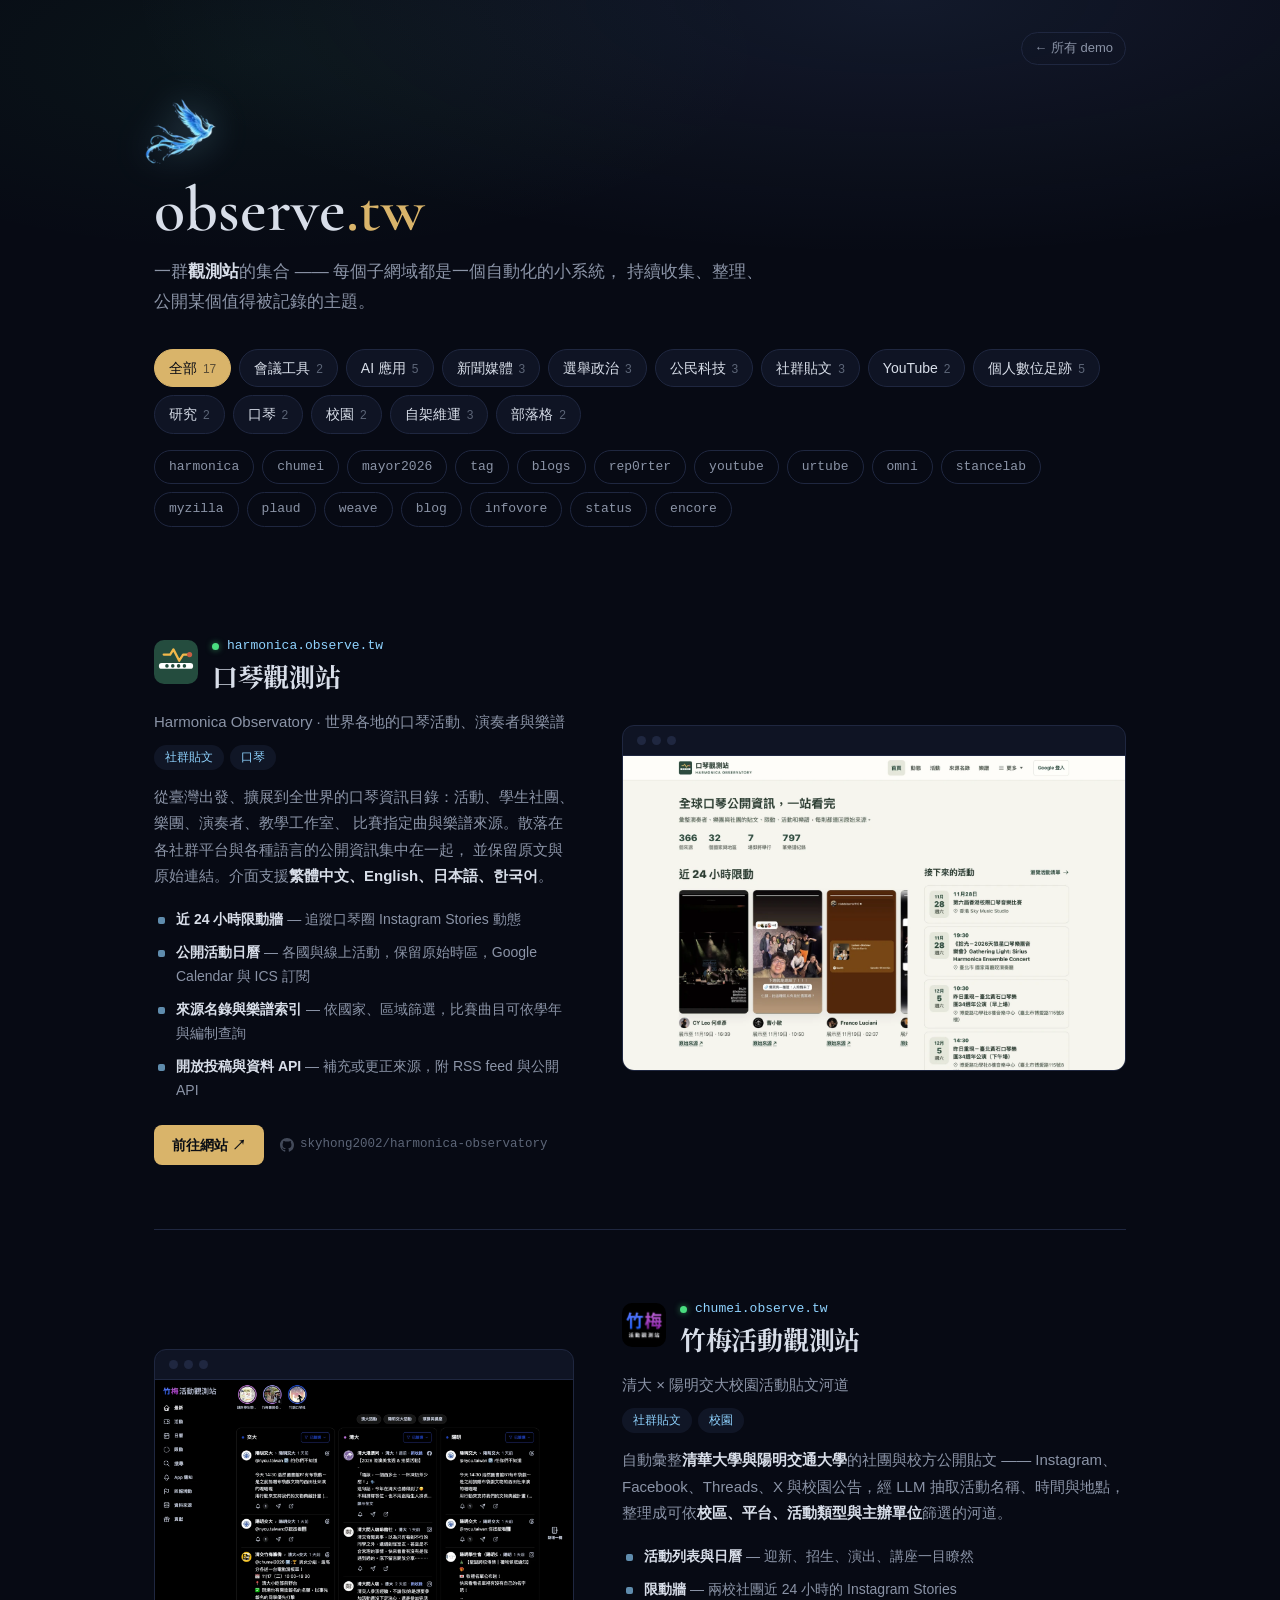
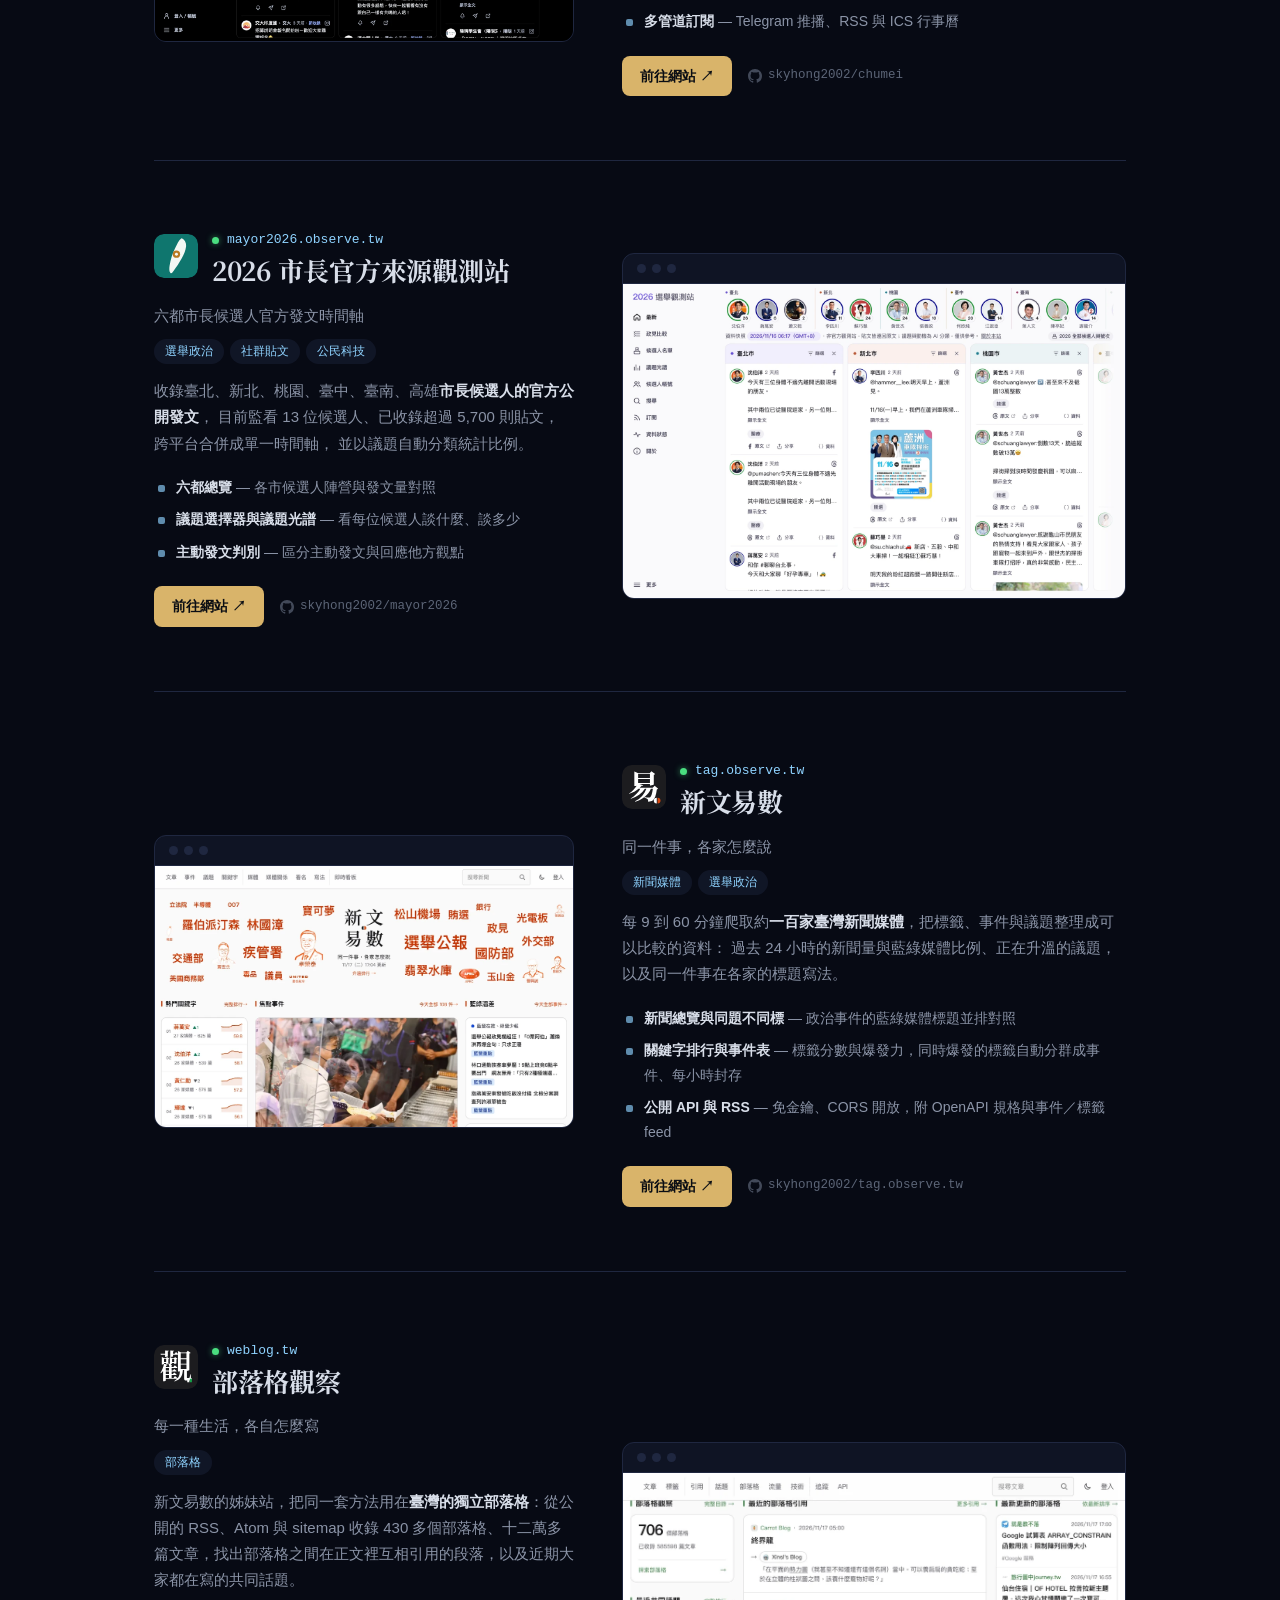
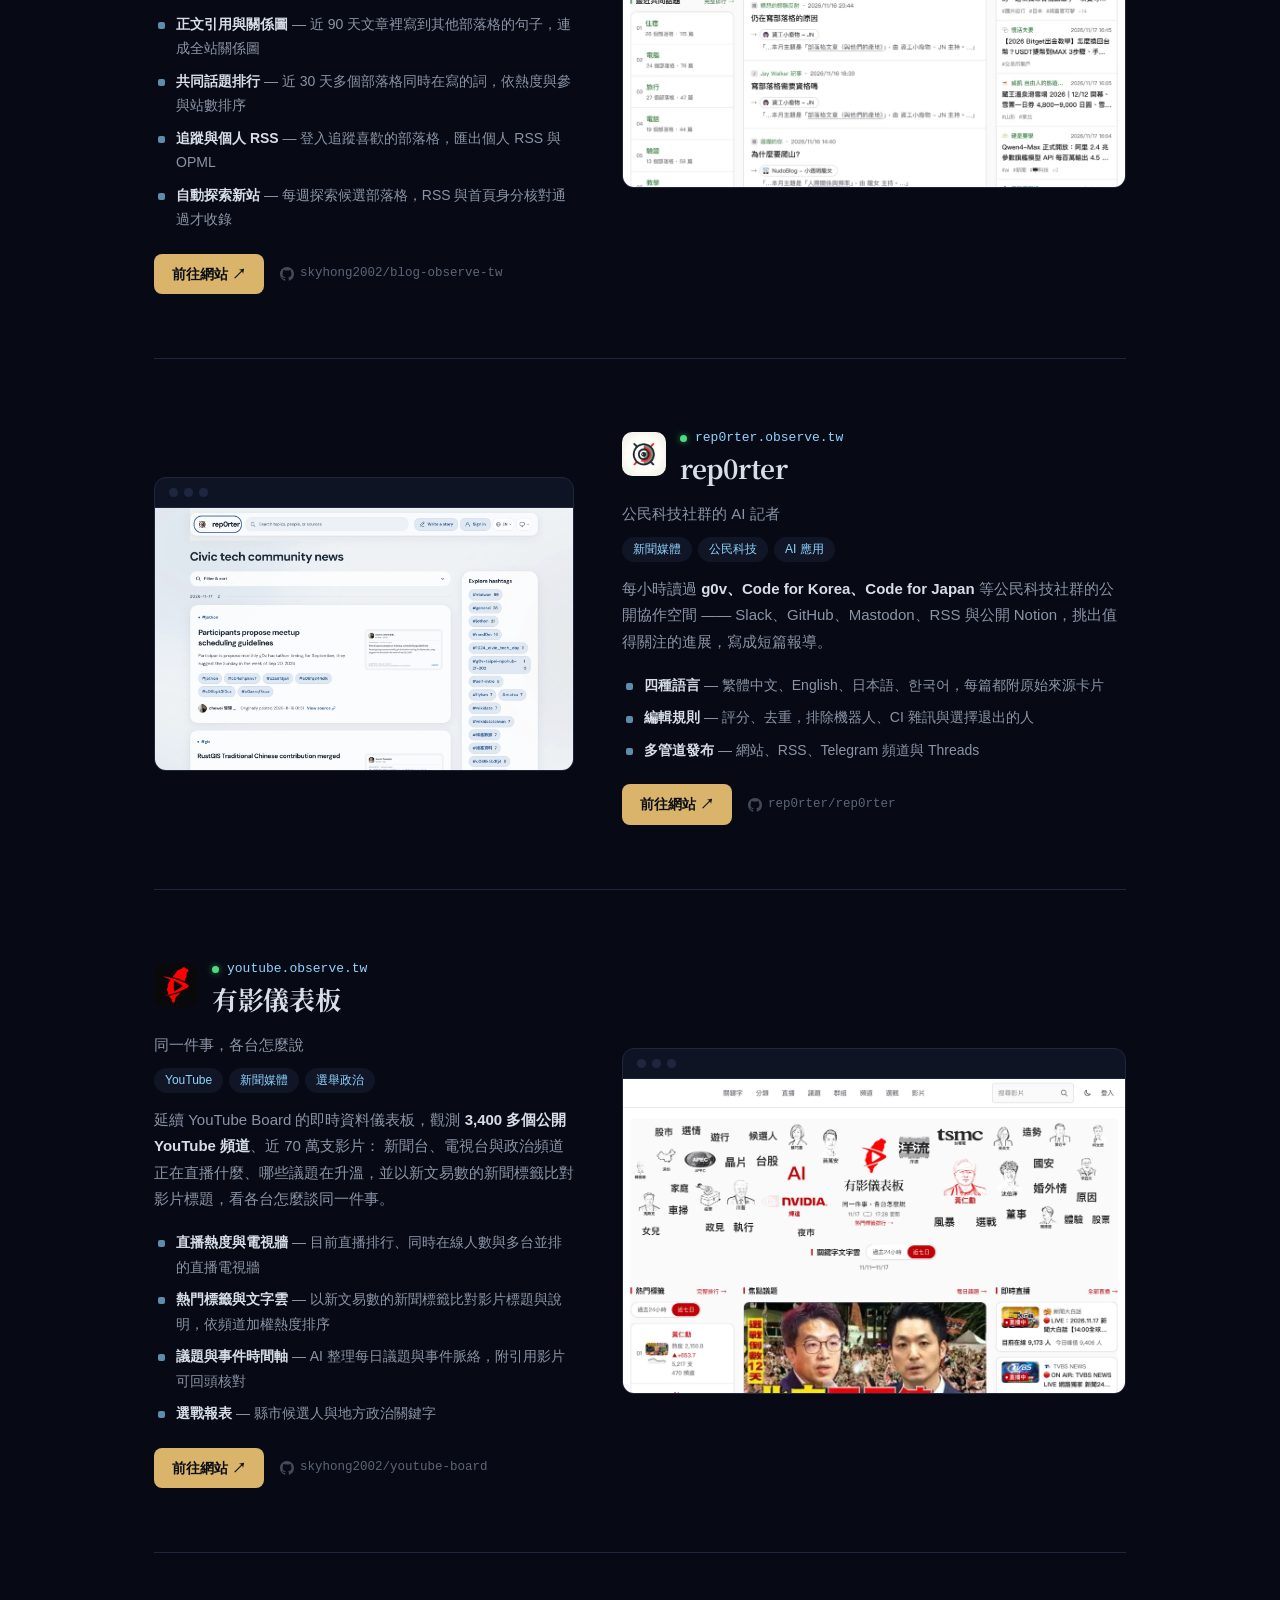
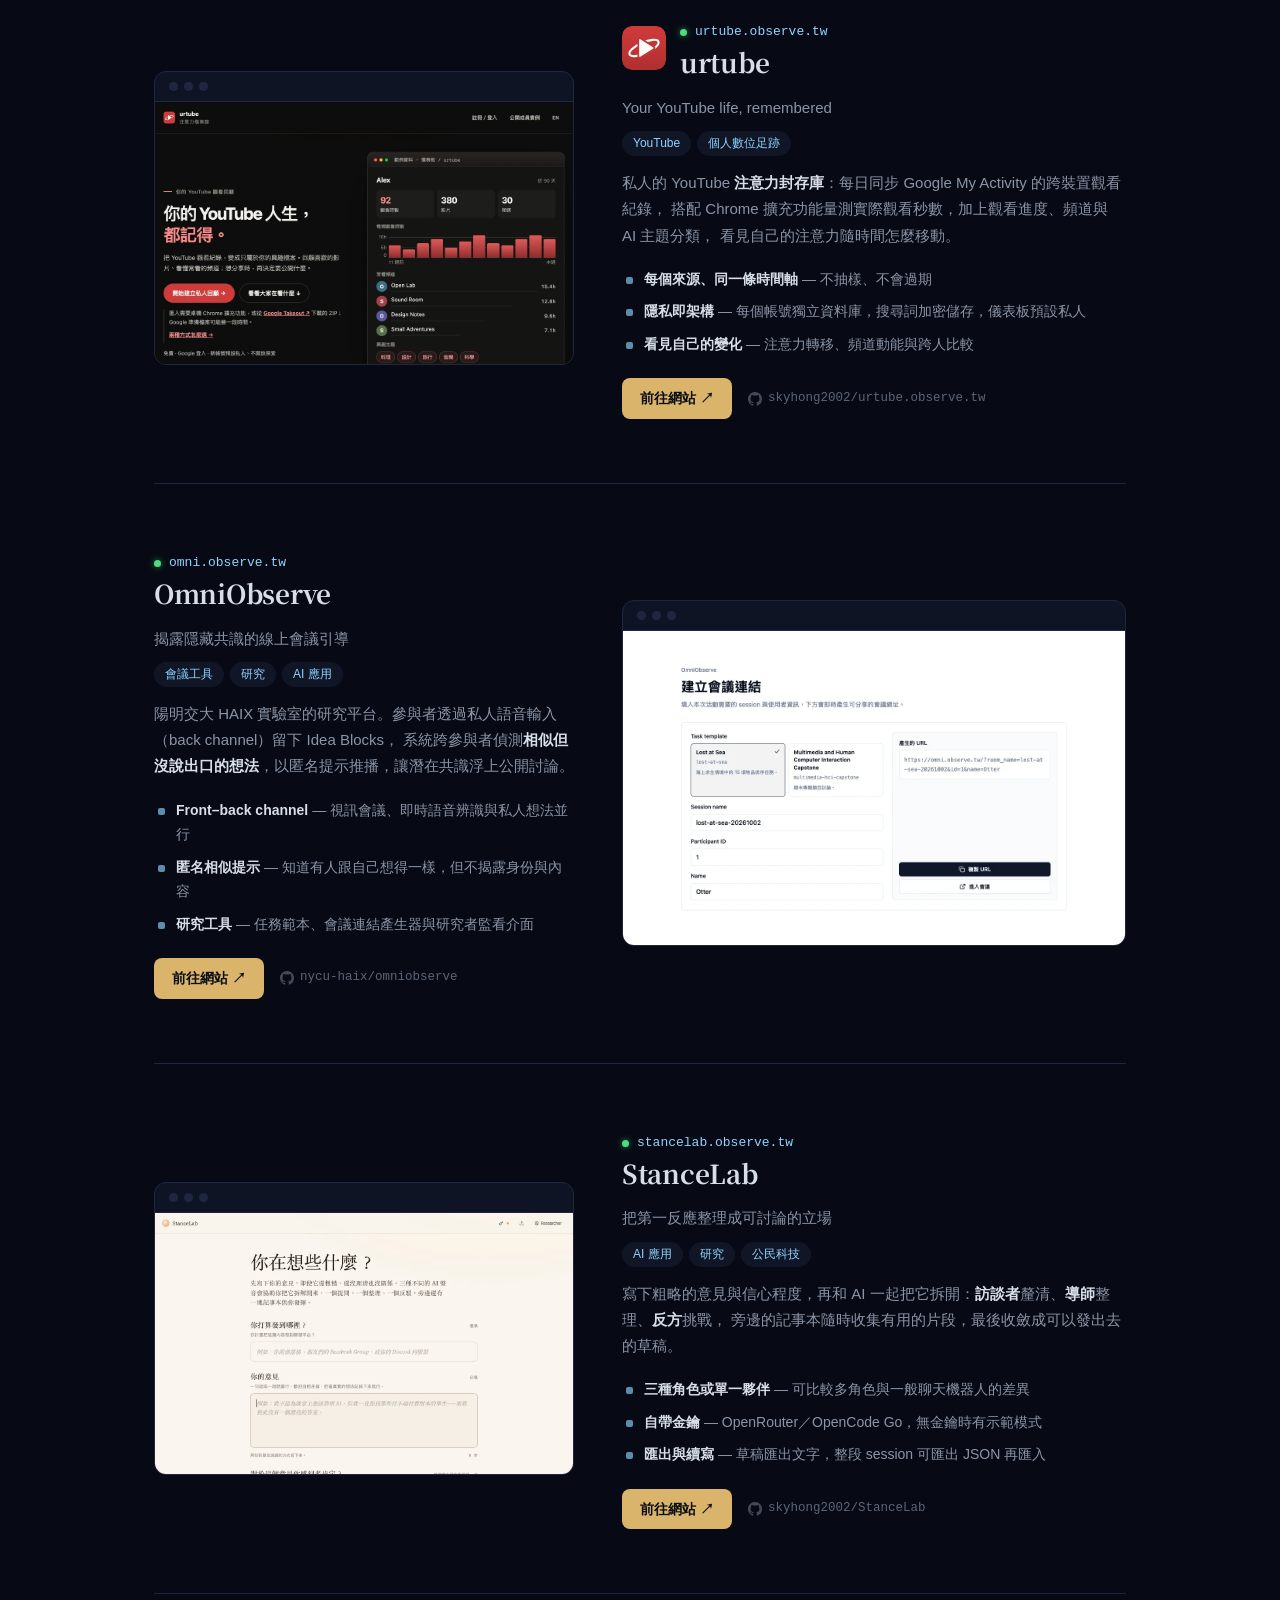
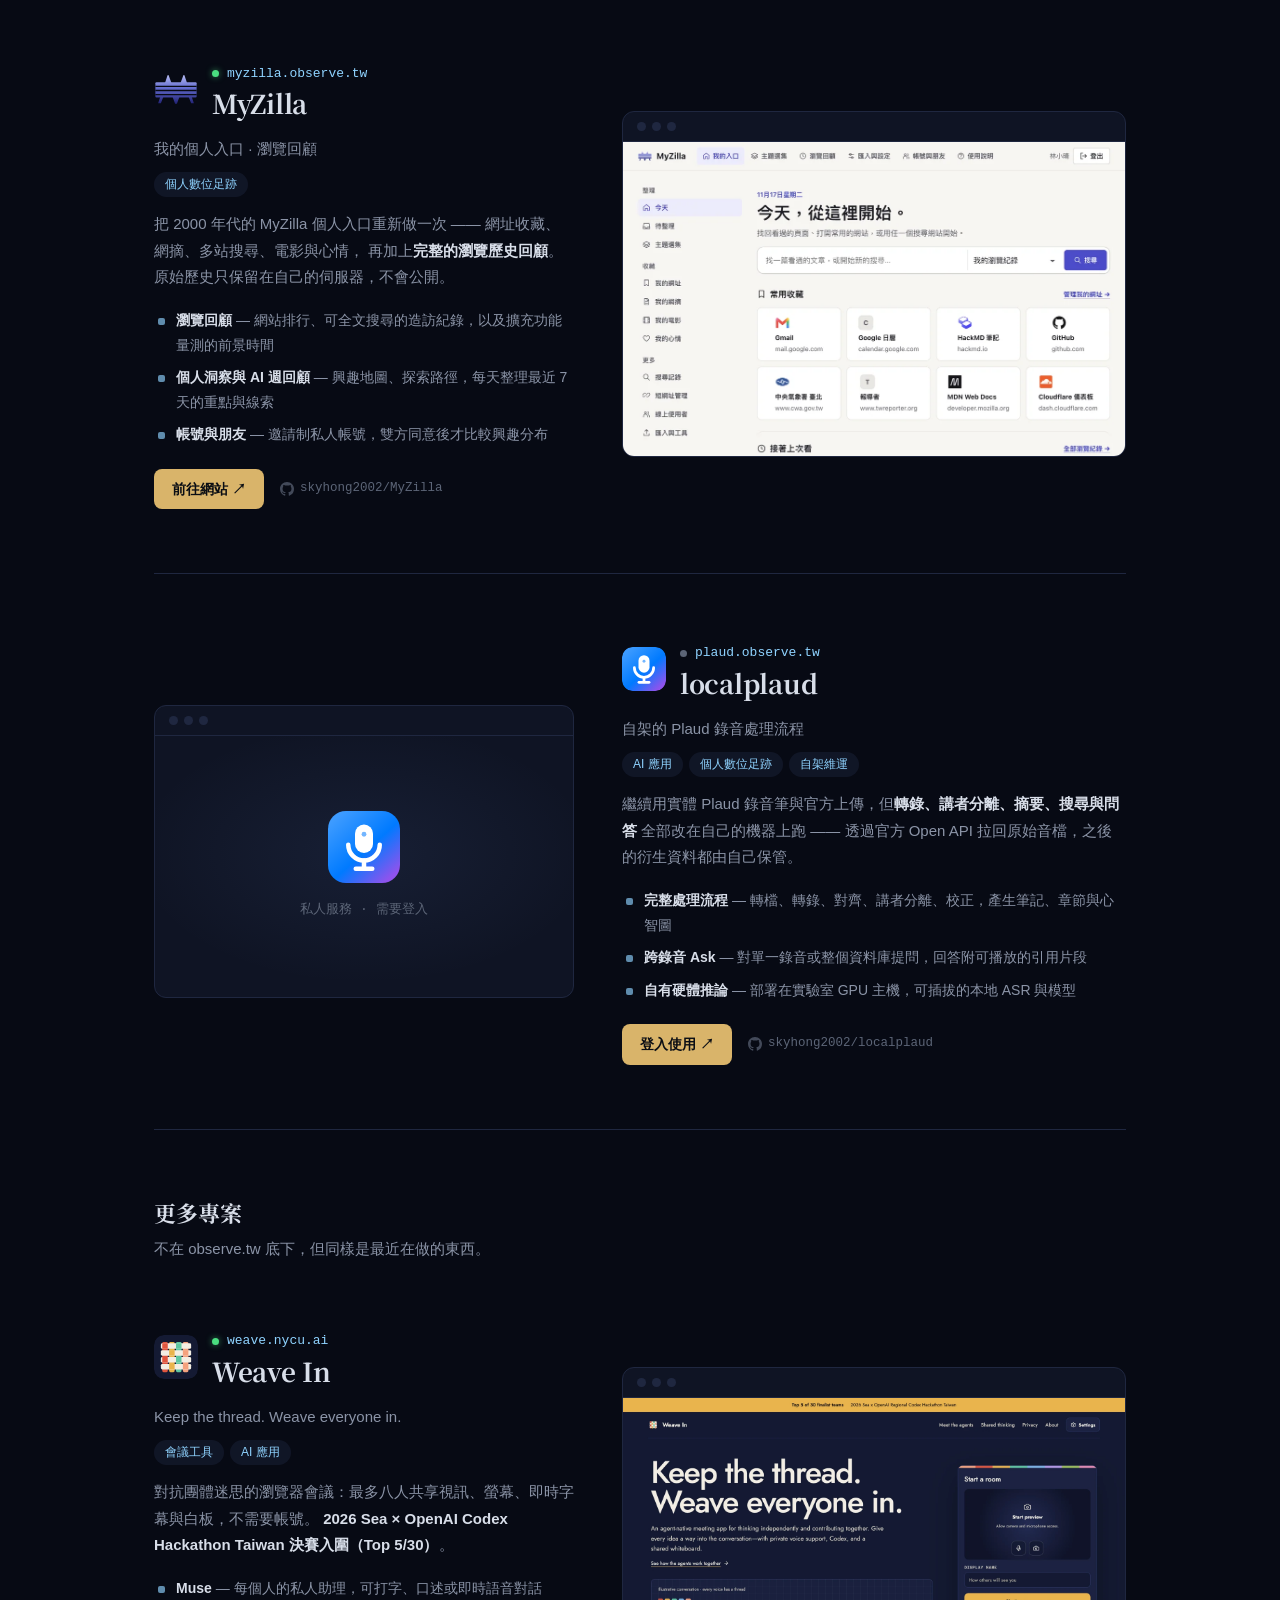
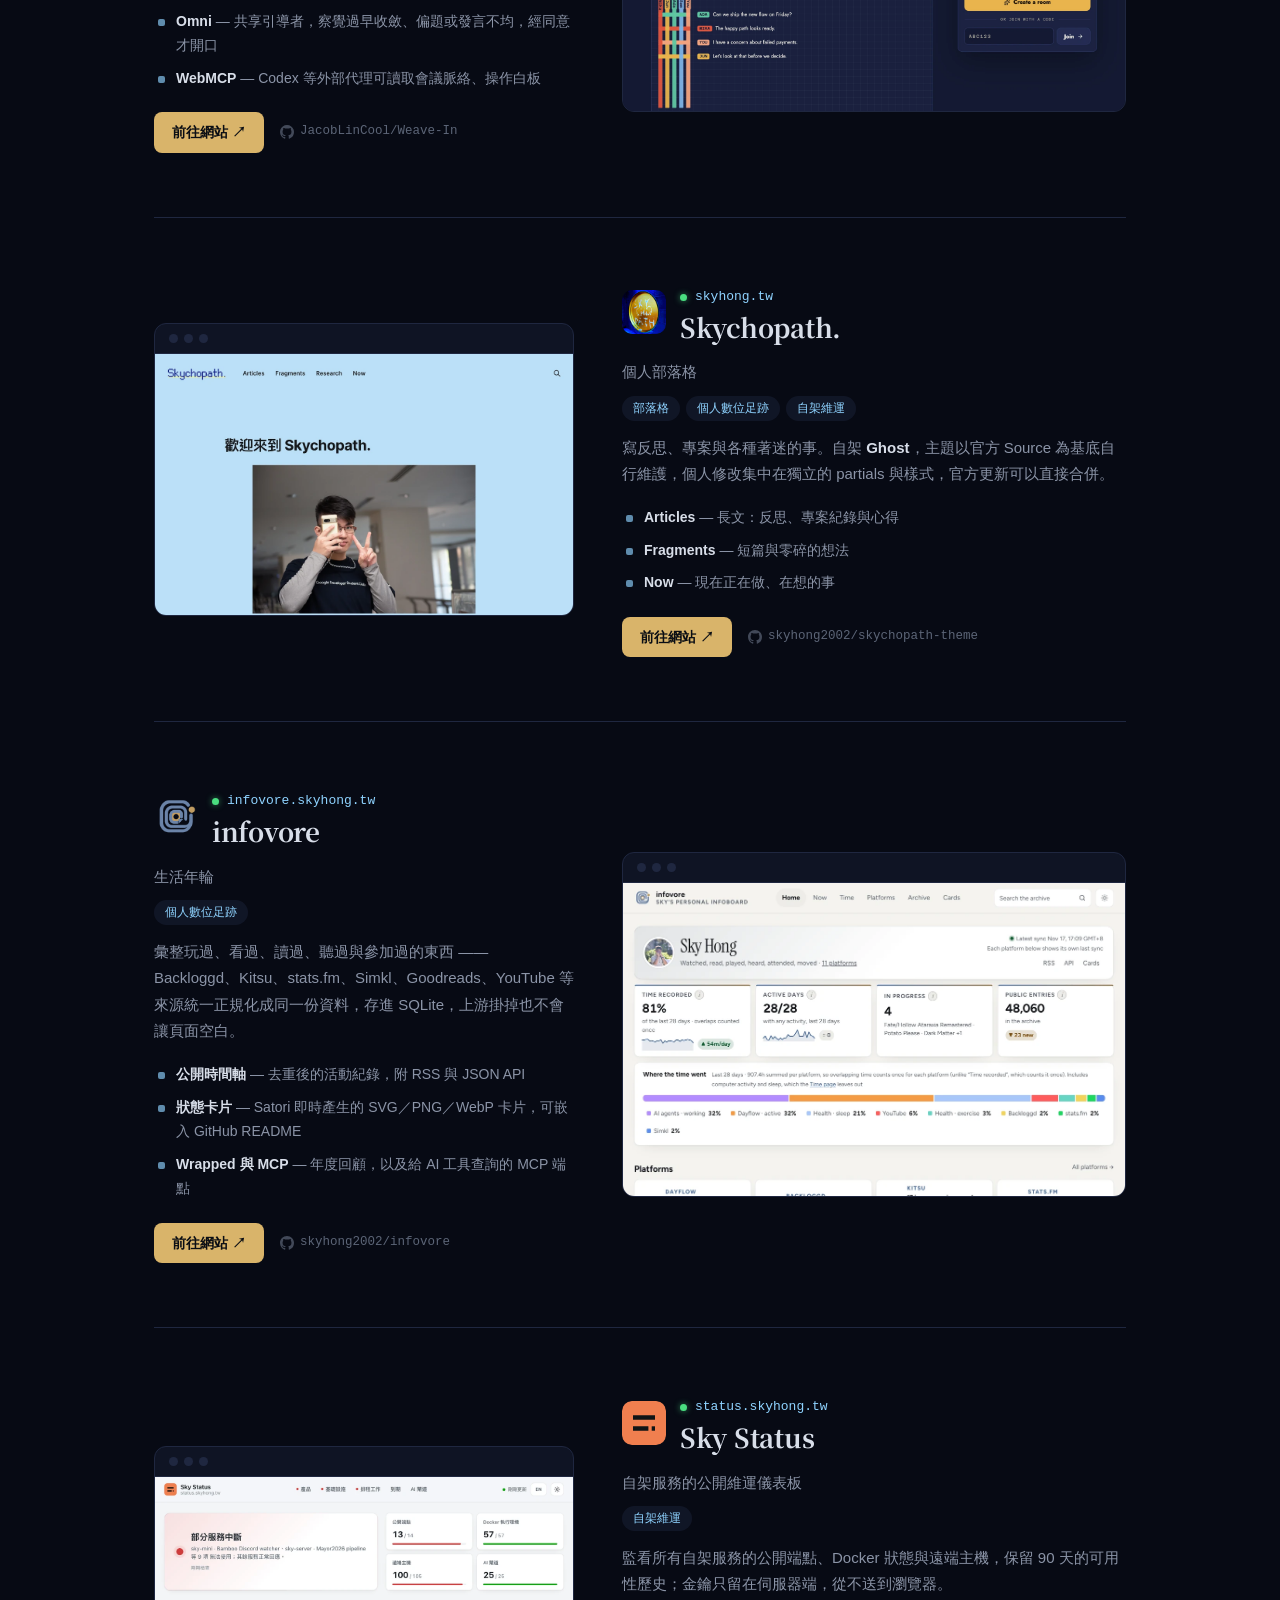
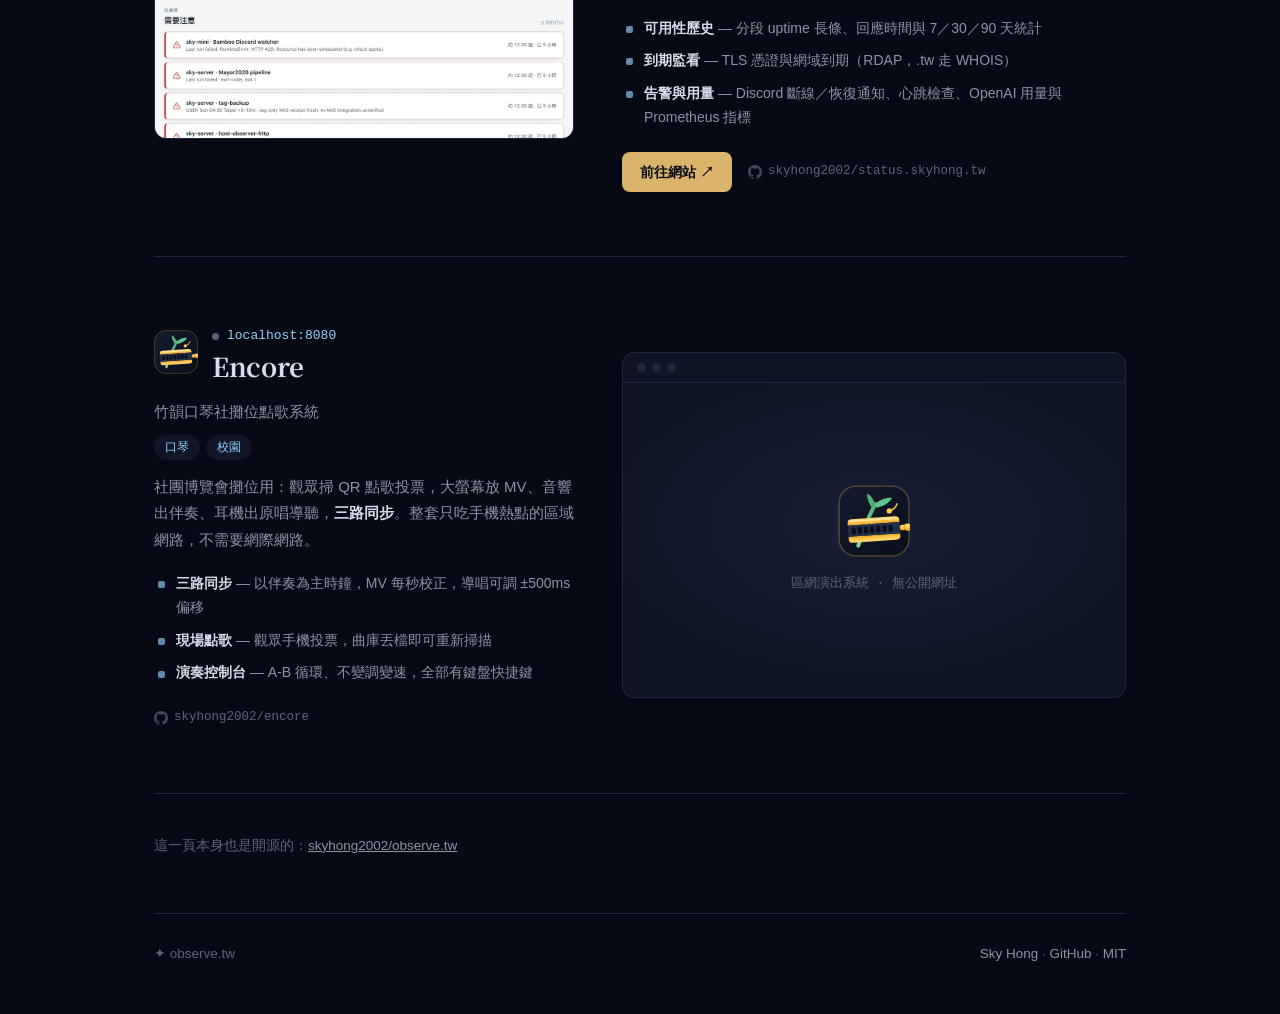
<file: demo/6/index.html>
<!DOCTYPE html>
<html lang="zh-Hant-TW">
<head>
<meta charset="utf-8">
<meta name="viewport" content="width=device-width, initial-scale=1">
<title>Demo 6 · 更少 — observe.tw</title>
<meta name="robots" content="noindex">
<meta name="description" content="observe.tw 是一群自動化觀測站的集合：口琴、校園活動、選舉官方來源、新聞標籤、獨立部落格、公民科技社群、YouTube 資料、會議研究與個人數位足跡等主題的資料彙整與公開網站。">
<meta property="og:title" content="observe.tw — 觀測站群">
<meta property="og:description" content="一群自動化觀測站：持續收集、整理、公開各種值得被記錄的事。">
<link rel="icon" href="data:image/svg+xml,&lt;svg xmlns='http://www.w3.org/2000/svg' viewBox='0 0 100 100'&gt;&lt;text y='.9em' font-size='90'&gt;🔭&lt;/text&gt;&lt;/svg&gt;">
<link rel="preconnect" href="https://fonts.googleapis.com">
<link rel="preconnect" href="https://fonts.gstatic.com" crossorigin>
<link rel="stylesheet" href="https://fonts.googleapis.com/css2?family=Cormorant+Garamond:wght@600&family=Noto+Serif+TC:wght@700&display=swap">
<style>
  :root {
    --bg: #0b0e14;
    --surface: #12161f;
    --border: #232a38;
    --text: #d8dee9;
    --text-dim: #8b94a7;
    --text-faint: #5c6577;
    --accent: #7aa2f7;
    --live: #4ade80;
  }
  * { box-sizing: border-box; margin: 0; padding: 0; }
  html { color-scheme: dark; scroll-behavior: smooth; }
  body {
    background: var(--bg);
    color: var(--text);
    font-family: -apple-system, BlinkMacSystemFont, "Segoe UI", "Noto Sans TC", "PingFang TC", "Microsoft JhengHei", sans-serif;
    line-height: 1.75;
    -webkit-font-smoothing: antialiased;
  }
  .wrap {
    max-width: 1020px;
    margin: 0 auto;
    padding: 0 24px;
  }
  header {
    padding: 96px 0 40px;
    background:
      radial-gradient(ellipse 60% 45% at 70% 0%, rgba(122, 162, 247, 0.10), transparent),
      radial-gradient(ellipse 40% 35% at 20% 10%, rgba(74, 222, 128, 0.05), transparent);
  }
  header .wrap { position: relative; }
  .lang-switch {
    position: absolute;
    top: -64px; right: 24px;
    font-size: 13px;
    color: var(--text-dim);
    text-decoration: none;
    border: 1px solid var(--border);
    border-radius: 999px;
    padding: 4px 12px;
    transition: color 0.15s, border-color 0.15s;
  }
  .lang-switch:hover { color: var(--accent); border-color: #2e364c; }
  .scope { font-size: 44px; margin-bottom: 20px; }
  h1 {
    font-size: clamp(32px, 6vw, 44px);
    font-weight: 700;
    letter-spacing: -0.02em;
    line-height: 1.2;
  }
  h1 .tld { color: var(--accent); }
  .tagline {
    margin-top: 14px;
    font-size: 17px;
    color: var(--text-dim);
    max-width: 36em;
  }
  .tagline b { color: var(--text); font-weight: 600; }
  nav.toc {
    display: flex;
    flex-wrap: wrap;
    gap: 8px;
    margin-top: 16px;
  }
  nav.toc a {
    font-family: ui-monospace, "SF Mono", Menlo, monospace;
    font-size: 13px;
    color: var(--text-dim);
    text-decoration: none;
    border: 1px solid var(--border);
    border-radius: 999px;
    padding: 5px 14px;
    transition: color 0.15s, border-color 0.15s;
  }
  nav.toc a:hover { color: var(--accent); border-color: #2e364c; }

  .topics {
    display: flex;
    flex-wrap: wrap;
    gap: 8px;
    margin-top: 32px;
  }
  .topics button, .tags button {
    font: inherit;
    cursor: pointer;
    border: 1px solid transparent;
    border-radius: 999px;
    transition: color 0.15s, background 0.15s, border-color 0.15s;
  }
  .topics button {
    font-size: 14px;
    color: var(--text);
    background: var(--surface);
    border-color: var(--border);
    padding: 6px 14px;
  }
  .topics button span { color: var(--text-faint); font-size: 12px; margin-left: 2px; }
  .topics button:hover { border-color: #364461; }
  .topics button[aria-pressed="true"] {
    color: var(--bg);
    background: var(--accent);
    border-color: var(--accent);
  }
  .topics button[aria-pressed="true"] span { color: rgba(11, 14, 20, 0.6); }
  .tags {
    display: flex;
    flex-wrap: wrap;
    gap: 6px;
    margin: -4px 0 14px;
  }
  .tags button {
    font-size: 12px;
    color: var(--accent);
    background: rgba(122, 162, 247, 0.08);
    padding: 1px 10px;
  }
  .tags button:hover { border-color: rgba(122, 162, 247, 0.4); }
  .site[hidden], .more[hidden] { display: none; }
  .filtering .site { border-top: 1px solid var(--border); }
  .filtering .site.first { border-top: none; }

  .site {
    display: grid;
    grid-template-columns: 5fr 6fr;
    gap: 48px;
    align-items: center;
    padding: 64px 0;
    border-top: 1px solid var(--border);
  }
  .site:first-of-type { border-top: none; }
  .site.flip .shot { order: -1; }
  .site-head {
    display: flex;
    align-items: center;
    gap: 14px;
    margin-bottom: 16px;
  }
  .logo {
    width: 44px;
    height: 44px;
    border-radius: 10px;
    flex-shrink: 0;
    object-fit: contain;
  }
  .logo.boxed { background: #fff; padding: 6px; }
  .site-head-text { min-width: 0; }
  .domain {
    display: inline-flex;
    align-items: center;
    gap: 8px;
    font-family: ui-monospace, "SF Mono", Menlo, monospace;
    font-size: 13px;
    color: var(--accent);
  }
  .dot {
    width: 7px; height: 7px; border-radius: 50%;
    background: var(--live);
    box-shadow: 0 0 6px rgba(74, 222, 128, 0.6);
  }
  .dot.private { background: var(--text-faint); box-shadow: none; }
  .site h2 {
    font-size: 26px;
    font-weight: 700;
    letter-spacing: -0.01em;
    line-height: 1.3;
  }
  .site .sub {
    font-size: 15px;
    color: var(--text-dim);
    margin-bottom: 14px;
  }
  .site .desc {
    font-size: 15px;
    color: var(--text-dim);
  }
  .site .desc + .desc { margin-top: 10px; }
  .site .desc b { color: var(--text); font-weight: 600; }
  ul.feats {
    list-style: none;
    margin: 18px 0 0;
    display: flex;
    flex-direction: column;
    gap: 8px;
  }
  ul.feats li {
    font-size: 14px;
    color: var(--text-dim);
    padding-left: 22px;
    position: relative;
  }
  ul.feats li::before {
    content: "";
    position: absolute;
    left: 4px; top: 0.72em;
    width: 7px; height: 7px;
    border-radius: 2px;
    background: var(--accent);
    opacity: 0.65;
  }
  ul.feats li b { color: var(--text); font-weight: 600; }
  .links {
    display: flex;
    flex-wrap: wrap;
    align-items: center;
    gap: 16px;
    margin-top: 22px;
  }
  .visit {
    display: inline-block;
    font-size: 14px;
    font-weight: 600;
    color: #0b0e14;
    background: var(--accent);
    border-radius: 8px;
    padding: 8px 18px;
    text-decoration: none;
    transition: filter 0.15s;
  }
  .visit:hover { filter: brightness(1.12); }
  .repo {
    display: inline-flex;
    align-items: center;
    gap: 6px;
    font-family: ui-monospace, "SF Mono", Menlo, monospace;
    font-size: 12.5px;
    color: var(--text-faint);
    text-decoration: none;
  }
  a.repo:hover { color: var(--text-dim); }
  .repo svg { flex-shrink: 0; opacity: 0.7; }

  .shot {
    display: block;
    border: 1px solid var(--border);
    border-radius: 12px;
    overflow: hidden;
    background: var(--surface);
    text-decoration: none;
    transition: border-color 0.2s, transform 0.2s;
  }
  a.shot:hover { border-color: #364461; transform: translateY(-2px); }
  .shot-bar {
    display: flex;
    gap: 6px;
    padding: 10px 14px;
    border-bottom: 1px solid var(--border);
  }
  .shot-bar span {
    width: 9px; height: 9px;
    border-radius: 50%;
    background: var(--border);
  }
  .shot img {
    display: block;
    width: 100%;
    height: auto;
  }

  .shot .ph {
    display: flex;
    flex-direction: column;
    align-items: center;
    justify-content: center;
    gap: 16px;
    aspect-ratio: 16 / 10;
    background: radial-gradient(ellipse 55% 50% at 50% 45%, rgba(122, 162, 247, 0.08), transparent);
    font-family: ui-monospace, "SF Mono", Menlo, monospace;
    font-size: 13px;
    color: var(--text-faint);
  }
  .shot .ph img { width: 72px; height: 72px; }

  .more {
    padding: 64px 0;
    border-top: 1px solid var(--border);
  }
  .more#more { padding-bottom: 0; }
  .more#more + .site { border-top: none; }
  .more h2 { font-size: 22px; font-weight: 700; }
  .more > p { font-size: 15px; color: var(--text-dim); margin-top: 4px; }

  .note {
    padding: 40px 0 8px;
    border-top: 1px solid var(--border);
    font-size: 13.5px;
    color: var(--text-faint);
  }
  .note a { color: var(--text-dim); }
  footer {
    margin-top: 48px;
    padding: 28px 0 48px;
    border-top: 1px solid var(--border);
    font-size: 13.5px;
    color: var(--text-faint);
  }
  footer a { color: var(--text-dim); text-decoration: none; }
  footer a:hover { color: var(--accent); }

  @media (max-width: 800px) {
    .site {
      grid-template-columns: 1fr;
      gap: 28px;
      padding: 48px 0;
    }
    .site.flip .shot { order: 0; }
  }

  /* ---- Demo 5: the original page, lightly re-tuned for the observer theme ---- */
  :root {
    --bg: #070a14;
    --surface: #0f1424;
    --border: #1f2740;
    --accent: #8fd3ff;
    --gold: #d9b46a;
  }
  .scope { margin-bottom: 8px; }
  .scope img { width: 72px; height: 72px; display: block; margin-left: -10px; filter: drop-shadow(0 0 18px rgba(143, 211, 255, 0.35)); }
  h1 {
    font-family: "Cormorant Garamond", serif;
    font-size: clamp(44px, 8vw, 64px);
    font-weight: 600;
    letter-spacing: 0;
    line-height: 1.05;
  }
  h1 .tld { color: var(--gold); }
  .site h2, .more h2 { font-family: "Noto Serif TC", serif; }
  .topics button[aria-pressed="true"] { background: var(--gold); border-color: var(--gold); }
  .topics button[aria-pressed="true"] span { color: rgba(7, 10, 20, 0.6); }
  .visit { background: var(--gold); }
</style>
</head>
<body>

<header>
  <div class="wrap">
    <a class="lang-switch" href="/demo/">← 所有 demo</a>
    <div class="scope"><img src="/demo/assets/starbird-sm.webp" alt=""></div>
    <h1>observe<span class="tld">.tw</span></h1>
    <p class="tagline">
      一群<b>觀測站</b>的集合 —— 每個子網域都是一個自動化的小系統，
      持續收集、整理、公開某個值得被記錄的主題。
    </p>
    <div class="topics" role="group" aria-label="依主題篩選">
      <button type="button" data-tag="" aria-pressed="true">全部 <span>17</span></button>
      <button type="button" data-tag="meeting" aria-pressed="false">會議工具 <span>2</span></button>
      <button type="button" data-tag="ai" aria-pressed="false">AI 應用 <span>5</span></button>
      <button type="button" data-tag="news" aria-pressed="false">新聞媒體 <span>3</span></button>
      <button type="button" data-tag="politics" aria-pressed="false">選舉政治 <span>3</span></button>
      <button type="button" data-tag="civic" aria-pressed="false">公民科技 <span>3</span></button>
      <button type="button" data-tag="social" aria-pressed="false">社群貼文 <span>3</span></button>
      <button type="button" data-tag="youtube" aria-pressed="false">YouTube <span>2</span></button>
      <button type="button" data-tag="lifelog" aria-pressed="false">個人數位足跡 <span>5</span></button>
      <button type="button" data-tag="research" aria-pressed="false">研究 <span>2</span></button>
      <button type="button" data-tag="harmonica" aria-pressed="false">口琴 <span>2</span></button>
      <button type="button" data-tag="campus" aria-pressed="false">校園 <span>2</span></button>
      <button type="button" data-tag="selfhost" aria-pressed="false">自架維運 <span>3</span></button>
      <button type="button" data-tag="blog" aria-pressed="false">部落格 <span>2</span></button>
    </div>
    <nav class="toc" aria-label="專案">
      <a href="#harmonica">harmonica</a>
      <a href="#chumei">chumei</a>
      <a href="#mayor2026">mayor2026</a>
      <a href="#tag">tag</a>
      <a href="#blogs">blogs</a>
      <a href="#rep0rter">rep0rter</a>
      <a href="#youtube">youtube</a>
      <a href="#urtube">urtube</a>
      <a href="#omni">omni</a>
      <a href="#stancelab">stancelab</a>
      <a href="#myzilla">myzilla</a>
      <a href="#plaud">plaud</a>
      <a href="#weave">weave</a>
      <a href="#blog">blog</a>
      <a href="#infovore">infovore</a>
      <a href="#status">status</a>
      <a href="#encore">encore</a>
    </nav>
  </div>
</header>

<div class="wrap">

<section class="site" id="harmonica" data-tags="social harmonica">
  <div class="info">
    <div class="site-head">
      <img class="logo" src="/assets/harmonica-logo.svg" alt="口琴觀測站 logo">
      <div class="site-head-text">
        <span class="domain"><span class="dot"></span>harmonica.observe.tw</span>
        <h2>口琴觀測站</h2>
      </div>
    </div>
    <p class="sub">Harmonica Observatory · 世界各地的口琴活動、演奏者與樂譜</p>
    <div class="tags"><button type="button" data-tag="social">社群貼文</button><button type="button" data-tag="harmonica">口琴</button></div>
    <p class="desc">
      從臺灣出發、擴展到全世界的口琴資訊目錄：活動、學生社團、樂團、演奏者、教學工作室、
      比賽指定曲與樂譜來源。散落在各社群平台與各種語言的公開資訊集中在一起，
      並保留原文與原始連結。介面支援<b>繁體中文、English、日本語、한국어</b>。
    </p>
    <ul class="feats">
      <li><b>近 24 小時限動牆</b> — 追蹤口琴圈 Instagram Stories 動態</li>
      <li><b>公開活動日曆</b> — 各國與線上活動，保留原始時區，Google Calendar 與 ICS 訂閱</li>
      <li><b>來源名錄與樂譜索引</b> — 依國家、區域篩選，比賽曲目可依學年與編制查詢</li>
      <li><b>開放投稿與資料 API</b> — 補充或更正來源，附 RSS feed 與公開 API</li>
    </ul>
    <div class="links">
      <a class="visit" href="https://harmonica.observe.tw" target="_blank" rel="noopener">前往網站 ↗</a>
      <a class="repo" href="https://github.com/skyhong2002/harmonica-observatory" target="_blank" rel="noopener">
        <svg width="14" height="14" viewBox="0 0 16 16" fill="currentColor"><path d="M8 0C3.58 0 0 3.58 0 8c0 3.54 2.29 6.53 5.47 7.59.4.07.55-.17.55-.38 0-.19-.01-.82-.01-1.49-2.01.37-2.53-.49-2.69-.94-.09-.23-.48-.94-.82-1.13-.28-.15-.68-.52-.01-.53.63-.01 1.08.58 1.23.82.72 1.21 1.87.87 2.33.66.07-.52.28-.87.51-1.07-1.78-.2-3.64-.89-3.64-3.95 0-.87.31-1.59.82-2.15-.08-.2-.36-1.02.08-2.12 0 0 .67-.21 2.2.82.64-.18 1.32-.27 2-.27s1.36.09 2 .27c1.53-1.04 2.2-.82 2.2-.82.44 1.1.16 1.92.08 2.12.51.56.82 1.27.82 2.15 0 3.07-1.87 3.75-3.65 3.95.29.25.54.73.54 1.48 0 1.07-.01 1.93-.01 2.2 0 .21.15.46.55.38A8.01 8.01 0 0 0 16 8c0-4.42-3.58-8-8-8z"/></svg>
        skyhong2002/harmonica-observatory
      </a>
    </div>
  </div>
  <a class="shot" href="https://harmonica.observe.tw" target="_blank" rel="noopener" aria-label="口琴觀測站網站截圖">
    <div class="shot-bar"><span></span><span></span><span></span></div>
    <img src="/assets/shot-harmonica.webp" alt="口琴觀測站首頁截圖" width="1280" height="800">
  </a>
</section>

<section class="site flip" id="chumei" data-tags="social campus">
  <div class="info">
    <div class="site-head">
      <img class="logo" src="/assets/chumei-logo.png" alt="竹梅活動觀測站 logo">
      <div class="site-head-text">
        <span class="domain"><span class="dot"></span>chumei.observe.tw</span>
        <h2>竹梅活動觀測站</h2>
      </div>
    </div>
    <p class="sub">清大 × 陽明交大校園活動貼文河道</p>
    <div class="tags"><button type="button" data-tag="social">社群貼文</button><button type="button" data-tag="campus">校園</button></div>
    <p class="desc">
      自動彙整<b>清華大學與陽明交通大學</b>的社團與校方公開貼文 ——
      Instagram、Facebook、Threads、X 與校園公告，經 LLM 抽取活動名稱、時間與地點，
      整理成可依<b>校區、平台、活動類型與主辦單位</b>篩選的河道。
    </p>
    <ul class="feats">
      <li><b>活動列表與日曆</b> — 迎新、招生、演出、講座一目瞭然</li>
      <li><b>限動牆</b> — 兩校社團近 24 小時的 Instagram Stories</li>
      <li><b>多管道訂閱</b> — Telegram 推播、RSS 與 ICS 行事曆</li>
    </ul>
    <div class="links">
      <a class="visit" href="https://chumei.observe.tw" target="_blank" rel="noopener">前往網站 ↗</a>
      <a class="repo" href="https://github.com/skyhong2002/chumei" target="_blank" rel="noopener">
        <svg width="14" height="14" viewBox="0 0 16 16" fill="currentColor"><path d="M8 0C3.58 0 0 3.58 0 8c0 3.54 2.29 6.53 5.47 7.59.4.07.55-.17.55-.38 0-.19-.01-.82-.01-1.49-2.01.37-2.53-.49-2.69-.94-.09-.23-.48-.94-.82-1.13-.28-.15-.68-.52-.01-.53.63-.01 1.08.58 1.23.82.72 1.21 1.87.87 2.33.66.07-.52.28-.87.51-1.07-1.78-.2-3.64-.89-3.64-3.95 0-.87.31-1.59.82-2.15-.08-.2-.36-1.02.08-2.12 0 0 .67-.21 2.2.82.64-.18 1.32-.27 2-.27s1.36.09 2 .27c1.53-1.04 2.2-.82 2.2-.82.44 1.1.16 1.92.08 2.12.51.56.82 1.27.82 2.15 0 3.07-1.87 3.75-3.65 3.95.29.25.54.73.54 1.48 0 1.07-.01 1.93-.01 2.2 0 .21.15.46.55.38A8.01 8.01 0 0 0 16 8c0-4.42-3.58-8-8-8z"/></svg>
        skyhong2002/chumei
      </a>
    </div>
  </div>
  <a class="shot" href="https://chumei.observe.tw" target="_blank" rel="noopener" aria-label="竹梅活動觀測站網站截圖">
    <div class="shot-bar"><span></span><span></span><span></span></div>
    <img src="/assets/shot-chumei.webp" alt="竹梅活動觀測站首頁截圖" width="1280" height="800" loading="lazy">
  </a>
</section>

<section class="site" id="mayor2026" data-tags="politics social civic">
  <div class="info">
    <div class="site-head">
      <img class="logo" src="/assets/mayor2026-logo.svg" alt="2026 市長官方來源觀測站 logo">
      <div class="site-head-text">
        <span class="domain"><span class="dot"></span>mayor2026.observe.tw</span>
        <h2>2026 市長官方來源觀測站</h2>
      </div>
    </div>
    <p class="sub">六都市長候選人官方發文時間軸</p>
    <div class="tags"><button type="button" data-tag="politics">選舉政治</button><button type="button" data-tag="social">社群貼文</button><button type="button" data-tag="civic">公民科技</button></div>
    <p class="desc">
      收錄臺北、新北、桃園、臺中、臺南、高雄<b>市長候選人的官方公開發文</b>，
      目前監看 13 位候選人、已收錄超過 5,700 則貼文，跨平台合併成單一時間軸，
      並以議題自動分類統計比例。
    </p>
    <ul class="feats">
      <li><b>六都總覽</b> — 各市候選人陣營與發文量對照</li>
      <li><b>議題選擇器與議題光譜</b> — 看每位候選人談什麼、談多少</li>
      <li><b>主動發文判別</b> — 區分主動發文與回應他方觀點</li>
    </ul>
    <div class="links">
      <a class="visit" href="https://mayor2026.observe.tw" target="_blank" rel="noopener">前往網站 ↗</a>
      <a class="repo" href="https://github.com/skyhong2002/mayor2026" target="_blank" rel="noopener">
        <svg width="14" height="14" viewBox="0 0 16 16" fill="currentColor"><path d="M8 0C3.58 0 0 3.58 0 8c0 3.54 2.29 6.53 5.47 7.59.4.07.55-.17.55-.38 0-.19-.01-.82-.01-1.49-2.01.37-2.53-.49-2.69-.94-.09-.23-.48-.94-.82-1.13-.28-.15-.68-.52-.01-.53.63-.01 1.08.58 1.23.82.72 1.21 1.87.87 2.33.66.07-.52.28-.87.51-1.07-1.78-.2-3.64-.89-3.64-3.95 0-.87.31-1.59.82-2.15-.08-.2-.36-1.02.08-2.12 0 0 .67-.21 2.2.82.64-.18 1.32-.27 2-.27s1.36.09 2 .27c1.53-1.04 2.2-.82 2.2-.82.44 1.1.16 1.92.08 2.12.51.56.82 1.27.82 2.15 0 3.07-1.87 3.75-3.65 3.95.29.25.54.73.54 1.48 0 1.07-.01 1.93-.01 2.2 0 .21.15.46.55.38A8.01 8.01 0 0 0 16 8c0-4.42-3.58-8-8-8z"/></svg>
        skyhong2002/mayor2026
      </a>
    </div>
  </div>
  <a class="shot" href="https://mayor2026.observe.tw" target="_blank" rel="noopener" aria-label="2026 市長官方來源觀測站網站截圖">
    <div class="shot-bar"><span></span><span></span><span></span></div>
    <img src="/assets/shot-mayor2026.webp" alt="2026 市長官方來源觀測站首頁截圖" width="1280" height="800" loading="lazy">
  </a>
</section>

<section class="site flip" id="tag" data-tags="news politics">
  <div class="info">
    <div class="site-head">
      <img class="logo" src="/assets/tag-logo.svg" alt="新文易數 logo">
      <div class="site-head-text">
        <span class="domain"><span class="dot"></span>tag.observe.tw</span>
        <h2>新文易數</h2>
      </div>
    </div>
    <p class="sub">同一件事，各家怎麼說</p>
    <div class="tags"><button type="button" data-tag="news">新聞媒體</button><button type="button" data-tag="politics">選舉政治</button></div>
    <p class="desc">
      每 9 到 60 分鐘爬取約<b>一百家臺灣新聞媒體</b>，把標籤、事件與議題整理成可以比較的資料：
      過去 24 小時的新聞量與藍綠媒體比例、正在升溫的議題，以及同一件事在各家的標題寫法。
    </p>
    <ul class="feats">
      <li><b>新聞總覽與同題不同標</b> — 政治事件的藍綠媒體標題並排對照</li>
      <li><b>關鍵字排行與事件表</b> — 標籤分數與爆發力，同時爆發的標籤自動分群成事件、每小時封存</li>
      <li><b>公開 API 與 RSS</b> — 免金鑰、CORS 開放，附 OpenAPI 規格與事件／標籤 feed</li>
    </ul>
    <div class="links">
      <a class="visit" href="https://tag.observe.tw" target="_blank" rel="noopener">前往網站 ↗</a>
      <a class="repo" href="https://github.com/skyhong2002/tag.observe.tw" target="_blank" rel="noopener">
        <svg width="14" height="14" viewBox="0 0 16 16" fill="currentColor"><path d="M8 0C3.58 0 0 3.58 0 8c0 3.54 2.29 6.53 5.47 7.59.4.07.55-.17.55-.38 0-.19-.01-.82-.01-1.49-2.01.37-2.53-.49-2.69-.94-.09-.23-.48-.94-.82-1.13-.28-.15-.68-.52-.01-.53.63-.01 1.08.58 1.23.82.72 1.21 1.87.87 2.33.66.07-.52.28-.87.51-1.07-1.78-.2-3.64-.89-3.64-3.95 0-.87.31-1.59.82-2.15-.08-.2-.36-1.02.08-2.12 0 0 .67-.21 2.2.82.64-.18 1.32-.27 2-.27s1.36.09 2 .27c1.53-1.04 2.2-.82 2.2-.82.44 1.1.16 1.92.08 2.12.51.56.82 1.27.82 2.15 0 3.07-1.87 3.75-3.65 3.95.29.25.54.73.54 1.48 0 1.07-.01 1.93-.01 2.2 0 .21.15.46.55.38A8.01 8.01 0 0 0 16 8c0-4.42-3.58-8-8-8z"/></svg>
        skyhong2002/tag.observe.tw
      </a>
    </div>
  </div>
  <a class="shot" href="https://tag.observe.tw" target="_blank" rel="noopener" aria-label="新文易數 網站截圖">
    <div class="shot-bar"><span></span><span></span><span></span></div>
    <img src="/assets/shot-tag.webp" alt="新文易數 首頁截圖" width="1280" height="800" loading="lazy">
  </a>
</section>

<section class="site" id="blogs" data-tags="blog">
  <div class="info">
    <div class="site-head">
      <img class="logo" src="/assets/blogs-logo.svg" alt="部落格觀察 logo">
      <div class="site-head-text">
        <span class="domain"><span class="dot"></span>weblog.tw</span>
        <h2>部落格觀察</h2>
      </div>
    </div>
    <p class="sub">每一種生活，各自怎麼寫</p>
    <div class="tags"><button type="button" data-tag="blog">部落格</button></div>
    <p class="desc">
      新文易數的姊妹站，把同一套方法用在<b>臺灣的獨立部落格</b>：從公開的 RSS、Atom 與 sitemap
      收錄 430 多個部落格、十二萬多篇文章，找出部落格之間在正文裡互相引用的段落，以及近期大家都在寫的共同話題。
    </p>
    <ul class="feats">
      <li><b>正文引用與關係圖</b> — 近 90 天文章裡寫到其他部落格的句子，連成全站關係圖</li>
      <li><b>共同話題排行</b> — 近 30 天多個部落格同時在寫的詞，依熱度與參與站數排序</li>
      <li><b>追蹤與個人 RSS</b> — 登入追蹤喜歡的部落格，匯出個人 RSS 與 OPML</li>
      <li><b>自動探索新站</b> — 每週探索候選部落格，RSS 與首頁身分核對通過才收錄</li>
    </ul>
    <div class="links">
      <a class="visit" href="https://weblog.tw" target="_blank" rel="noopener">前往網站 ↗</a>
      <a class="repo" href="https://github.com/skyhong2002/blog-observe-tw" target="_blank" rel="noopener">
        <svg width="14" height="14" viewBox="0 0 16 16" fill="currentColor"><path d="M8 0C3.58 0 0 3.58 0 8c0 3.54 2.29 6.53 5.47 7.59.4.07.55-.17.55-.38 0-.19-.01-.82-.01-1.49-2.01.37-2.53-.49-2.69-.94-.09-.23-.48-.94-.82-1.13-.28-.15-.68-.52-.01-.53.63-.01 1.08.58 1.23.82.72 1.21 1.87.87 2.33.66.07-.52.28-.87.51-1.07-1.78-.2-3.64-.89-3.64-3.95 0-.87.31-1.59.82-2.15-.08-.2-.36-1.02.08-2.12 0 0 .67-.21 2.2.82.64-.18 1.32-.27 2-.27s1.36.09 2 .27c1.53-1.04 2.2-.82 2.2-.82.44 1.1.16 1.92.08 2.12.51.56.82 1.27.82 2.15 0 3.07-1.87 3.75-3.65 3.95.29.25.54.73.54 1.48 0 1.07-.01 1.93-.01 2.2 0 .21.15.46.55.38A8.01 8.01 0 0 0 16 8c0-4.42-3.58-8-8-8z"/></svg>
        skyhong2002/blog-observe-tw
      </a>
    </div>
  </div>
  <a class="shot" href="https://weblog.tw" target="_blank" rel="noopener" aria-label="部落格觀察 網站截圖">
    <div class="shot-bar"><span></span><span></span><span></span></div>
    <img src="/assets/shot-blogs.webp" alt="部落格觀察 首頁截圖" width="1280" height="800" loading="lazy">
  </a>
</section>

<section class="site flip" id="rep0rter" data-tags="news civic ai">
  <div class="info">
    <div class="site-head">
      <img class="logo" src="/assets/rep0rter-logo.png" alt="rep0rter logo">
      <div class="site-head-text">
        <span class="domain"><span class="dot"></span>rep0rter.observe.tw</span>
        <h2>rep0rter</h2>
      </div>
    </div>
    <p class="sub">公民科技社群的 AI 記者</p>
    <div class="tags"><button type="button" data-tag="news">新聞媒體</button><button type="button" data-tag="civic">公民科技</button><button type="button" data-tag="ai">AI 應用</button></div>
    <p class="desc">
      每小時讀過 <b>g0v、Code for Korea、Code for Japan</b> 等公民科技社群的公開協作空間 ——
      Slack、GitHub、Mastodon、RSS 與公開 Notion，挑出值得關注的進展，寫成短篇報導。
    </p>
    <ul class="feats">
      <li><b>四種語言</b> — 繁體中文、English、日本語、한국어，每篇都附原始來源卡片</li>
      <li><b>編輯規則</b> — 評分、去重，排除機器人、CI 雜訊與選擇退出的人</li>
      <li><b>多管道發布</b> — 網站、RSS、Telegram 頻道與 Threads</li>
    </ul>
    <div class="links">
      <a class="visit" href="https://rep0rter.observe.tw" target="_blank" rel="noopener">前往網站 ↗</a>
      <a class="repo" href="https://github.com/rep0rter/rep0rter" target="_blank" rel="noopener">
        <svg width="14" height="14" viewBox="0 0 16 16" fill="currentColor"><path d="M8 0C3.58 0 0 3.58 0 8c0 3.54 2.29 6.53 5.47 7.59.4.07.55-.17.55-.38 0-.19-.01-.82-.01-1.49-2.01.37-2.53-.49-2.69-.94-.09-.23-.48-.94-.82-1.13-.28-.15-.68-.52-.01-.53.63-.01 1.08.58 1.23.82.72 1.21 1.87.87 2.33.66.07-.52.28-.87.51-1.07-1.78-.2-3.64-.89-3.64-3.95 0-.87.31-1.59.82-2.15-.08-.2-.36-1.02.08-2.12 0 0 .67-.21 2.2.82.64-.18 1.32-.27 2-.27s1.36.09 2 .27c1.53-1.04 2.2-.82 2.2-.82.44 1.1.16 1.92.08 2.12.51.56.82 1.27.82 2.15 0 3.07-1.87 3.75-3.65 3.95.29.25.54.73.54 1.48 0 1.07-.01 1.93-.01 2.2 0 .21.15.46.55.38A8.01 8.01 0 0 0 16 8c0-4.42-3.58-8-8-8z"/></svg>
        rep0rter/rep0rter
      </a>
    </div>
  </div>
  <a class="shot" href="https://rep0rter.observe.tw" target="_blank" rel="noopener" aria-label="rep0rter 網站截圖">
    <div class="shot-bar"><span></span><span></span><span></span></div>
    <img src="/assets/shot-rep0rter.webp" alt="rep0rter 截圖" width="1280" height="800" loading="lazy">
  </a>
</section>

<section class="site" id="youtube" data-tags="youtube news politics">
  <div class="info">
    <div class="site-head">
      <img class="logo" src="/assets/youtube-logo.svg" alt="有影儀表板 logo">
      <div class="site-head-text">
        <span class="domain"><span class="dot"></span>youtube.observe.tw</span>
        <h2>有影儀表板</h2>
      </div>
    </div>
    <p class="sub">同一件事，各台怎麼說</p>
    <div class="tags"><button type="button" data-tag="youtube">YouTube</button><button type="button" data-tag="news">新聞媒體</button><button type="button" data-tag="politics">選舉政治</button></div>
    <p class="desc">
      延續 YouTube Board 的即時資料儀表板，觀測 <b>3,400 多個公開 YouTube 頻道</b>、近 70 萬支影片：
      新聞台、電視台與政治頻道正在直播什麼、哪些議題在升溫，並以新文易數的新聞標籤比對影片標題，看各台怎麼談同一件事。
    </p>
    <ul class="feats">
      <li><b>直播熱度與電視牆</b> — 目前直播排行、同時在線人數與多台並排的直播電視牆</li>
      <li><b>熱門標籤與文字雲</b> — 以新文易數的新聞標籤比對影片標題與說明，依頻道加權熱度排序</li>
      <li><b>議題與事件時間軸</b> — AI 整理每日議題與事件脈絡，附引用影片可回頭核對</li>
      <li><b>選戰報表</b> — 縣市候選人與地方政治關鍵字</li>
    </ul>
    <div class="links">
      <a class="visit" href="https://youtube.observe.tw" target="_blank" rel="noopener">前往網站 ↗</a>
      <a class="repo" href="https://github.com/skyhong2002/youtube-board" target="_blank" rel="noopener">
        <svg width="14" height="14" viewBox="0 0 16 16" fill="currentColor"><path d="M8 0C3.58 0 0 3.58 0 8c0 3.54 2.29 6.53 5.47 7.59.4.07.55-.17.55-.38 0-.19-.01-.82-.01-1.49-2.01.37-2.53-.49-2.69-.94-.09-.23-.48-.94-.82-1.13-.28-.15-.68-.52-.01-.53.63-.01 1.08.58 1.23.82.72 1.21 1.87.87 2.33.66.07-.52.28-.87.51-1.07-1.78-.2-3.64-.89-3.64-3.95 0-.87.31-1.59.82-2.15-.08-.2-.36-1.02.08-2.12 0 0 .67-.21 2.2.82.64-.18 1.32-.27 2-.27s1.36.09 2 .27c1.53-1.04 2.2-.82 2.2-.82.44 1.1.16 1.92.08 2.12.51.56.82 1.27.82 2.15 0 3.07-1.87 3.75-3.65 3.95.29.25.54.73.54 1.48 0 1.07-.01 1.93-.01 2.2 0 .21.15.46.55.38A8.01 8.01 0 0 0 16 8c0-4.42-3.58-8-8-8z"/></svg>
        skyhong2002/youtube-board
      </a>
    </div>
  </div>
  <a class="shot" href="https://youtube.observe.tw" target="_blank" rel="noopener" aria-label="有影儀表板 網站截圖">
    <div class="shot-bar"><span></span><span></span><span></span></div>
    <img src="/assets/shot-youtube.webp" alt="有影儀表板 首頁截圖" width="1280" height="800" loading="lazy">
  </a>
</section>

<section class="site flip" id="urtube" data-tags="youtube lifelog">
  <div class="info">
    <div class="site-head">
      <img class="logo" src="/assets/urtube-logo.svg" alt="urtube logo">
      <div class="site-head-text">
        <span class="domain"><span class="dot"></span>urtube.observe.tw</span>
        <h2>urtube</h2>
      </div>
    </div>
    <p class="sub">Your YouTube life, remembered</p>
    <div class="tags"><button type="button" data-tag="youtube">YouTube</button><button type="button" data-tag="lifelog">個人數位足跡</button></div>
    <p class="desc">
      私人的 YouTube <b>注意力封存庫</b>：每日同步 Google My Activity 的跨裝置觀看紀錄，
      搭配 Chrome 擴充功能量測實際觀看秒數，加上觀看進度、頻道與 AI 主題分類，
      看見自己的注意力隨時間怎麼移動。
    </p>
    <ul class="feats">
      <li><b>每個來源、同一條時間軸</b> — 不抽樣、不會過期</li>
      <li><b>隱私即架構</b> — 每個帳號獨立資料庫，搜尋詞加密儲存，儀表板預設私人</li>
      <li><b>看見自己的變化</b> — 注意力轉移、頻道動能與跨人比較</li>
    </ul>
    <div class="links">
      <a class="visit" href="https://urtube.observe.tw" target="_blank" rel="noopener">前往網站 ↗</a>
      <a class="repo" href="https://github.com/skyhong2002/urtube.observe.tw" target="_blank" rel="noopener">
        <svg width="14" height="14" viewBox="0 0 16 16" fill="currentColor"><path d="M8 0C3.58 0 0 3.58 0 8c0 3.54 2.29 6.53 5.47 7.59.4.07.55-.17.55-.38 0-.19-.01-.82-.01-1.49-2.01.37-2.53-.49-2.69-.94-.09-.23-.48-.94-.82-1.13-.28-.15-.68-.52-.01-.53.63-.01 1.08.58 1.23.82.72 1.21 1.87.87 2.33.66.07-.52.28-.87.51-1.07-1.78-.2-3.64-.89-3.64-3.95 0-.87.31-1.59.82-2.15-.08-.2-.36-1.02.08-2.12 0 0 .67-.21 2.2.82.64-.18 1.32-.27 2-.27s1.36.09 2 .27c1.53-1.04 2.2-.82 2.2-.82.44 1.1.16 1.92.08 2.12.51.56.82 1.27.82 2.15 0 3.07-1.87 3.75-3.65 3.95.29.25.54.73.54 1.48 0 1.07-.01 1.93-.01 2.2 0 .21.15.46.55.38A8.01 8.01 0 0 0 16 8c0-4.42-3.58-8-8-8z"/></svg>
        skyhong2002/urtube.observe.tw
      </a>
    </div>
  </div>
  <a class="shot" href="https://urtube.observe.tw" target="_blank" rel="noopener" aria-label="urtube 網站截圖">
    <div class="shot-bar"><span></span><span></span><span></span></div>
    <img src="/assets/shot-urtube.webp" alt="urtube 首頁截圖" width="1280" height="800" loading="lazy">
  </a>
</section>

<section class="site" id="omni" data-tags="meeting research ai">
  <div class="info">
    <div class="site-head">
      <div class="site-head-text">
        <span class="domain"><span class="dot"></span>omni.observe.tw</span>
        <h2>OmniObserve</h2>
      </div>
    </div>
    <p class="sub">揭露隱藏共識的線上會議引導</p>
    <div class="tags"><button type="button" data-tag="meeting">會議工具</button><button type="button" data-tag="research">研究</button><button type="button" data-tag="ai">AI 應用</button></div>
    <p class="desc">
      陽明交大 HAIX 實驗室的研究平台。參與者透過私人語音輸入（back channel）留下 Idea Blocks，
      系統跨參與者偵測<b>相似但沒說出口的想法</b>，以匿名提示推播，讓潛在共識浮上公開討論。
    </p>
    <ul class="feats">
      <li><b>Front–back channel</b> — 視訊會議、即時語音辨識與私人想法並行</li>
      <li><b>匿名相似提示</b> — 知道有人跟自己想得一樣，但不揭露身份與內容</li>
      <li><b>研究工具</b> — 任務範本、會議連結產生器與研究者監看介面</li>
    </ul>
    <div class="links">
      <a class="visit" href="https://omni.observe.tw" target="_blank" rel="noopener">前往網站 ↗</a>
      <a class="repo" href="https://github.com/nycu-haix/omniobserve" target="_blank" rel="noopener">
        <svg width="14" height="14" viewBox="0 0 16 16" fill="currentColor"><path d="M8 0C3.58 0 0 3.58 0 8c0 3.54 2.29 6.53 5.47 7.59.4.07.55-.17.55-.38 0-.19-.01-.82-.01-1.49-2.01.37-2.53-.49-2.69-.94-.09-.23-.48-.94-.82-1.13-.28-.15-.68-.52-.01-.53.63-.01 1.08.58 1.23.82.72 1.21 1.87.87 2.33.66.07-.52.28-.87.51-1.07-1.78-.2-3.64-.89-3.64-3.95 0-.87.31-1.59.82-2.15-.08-.2-.36-1.02.08-2.12 0 0 .67-.21 2.2.82.64-.18 1.32-.27 2-.27s1.36.09 2 .27c1.53-1.04 2.2-.82 2.2-.82.44 1.1.16 1.92.08 2.12.51.56.82 1.27.82 2.15 0 3.07-1.87 3.75-3.65 3.95.29.25.54.73.54 1.48 0 1.07-.01 1.93-.01 2.2 0 .21.15.46.55.38A8.01 8.01 0 0 0 16 8c0-4.42-3.58-8-8-8z"/></svg>
        nycu-haix/omniobserve
      </a>
    </div>
  </div>
  <a class="shot" href="https://omni.observe.tw" target="_blank" rel="noopener" aria-label="OmniObserve 網站截圖">
    <div class="shot-bar"><span></span><span></span><span></span></div>
    <img src="/assets/shot-omni.webp" alt="OmniObserve 截圖" width="1280" height="800" loading="lazy">
  </a>
</section>

<section class="site flip" id="stancelab" data-tags="ai research civic">
  <div class="info">
    <div class="site-head">
      <div class="site-head-text">
        <span class="domain"><span class="dot"></span>stancelab.observe.tw</span>
        <h2>StanceLab</h2>
      </div>
    </div>
    <p class="sub">把第一反應整理成可討論的立場</p>
    <div class="tags"><button type="button" data-tag="ai">AI 應用</button><button type="button" data-tag="research">研究</button><button type="button" data-tag="civic">公民科技</button></div>
    <p class="desc">
      寫下粗略的意見與信心程度，再和 AI 一起把它拆開：<b>訪談者</b>釐清、<b>導師</b>整理、<b>反方</b>挑戰，
      旁邊的記事本隨時收集有用的片段，最後收斂成可以發出去的草稿。
    </p>
    <ul class="feats">
      <li><b>三種角色或單一夥伴</b> — 可比較多角色與一般聊天機器人的差異</li>
      <li><b>自帶金鑰</b> — OpenRouter／OpenCode Go，無金鑰時有示範模式</li>
      <li><b>匯出與續寫</b> — 草稿匯出文字，整段 session 可匯出 JSON 再匯入</li>
    </ul>
    <div class="links">
      <a class="visit" href="https://stancelab.observe.tw" target="_blank" rel="noopener">前往網站 ↗</a>
      <a class="repo" href="https://github.com/skyhong2002/StanceLab" target="_blank" rel="noopener">
        <svg width="14" height="14" viewBox="0 0 16 16" fill="currentColor"><path d="M8 0C3.58 0 0 3.58 0 8c0 3.54 2.29 6.53 5.47 7.59.4.07.55-.17.55-.38 0-.19-.01-.82-.01-1.49-2.01.37-2.53-.49-2.69-.94-.09-.23-.48-.94-.82-1.13-.28-.15-.68-.52-.01-.53.63-.01 1.08.58 1.23.82.72 1.21 1.87.87 2.33.66.07-.52.28-.87.51-1.07-1.78-.2-3.64-.89-3.64-3.95 0-.87.31-1.59.82-2.15-.08-.2-.36-1.02.08-2.12 0 0 .67-.21 2.2.82.64-.18 1.32-.27 2-.27s1.36.09 2 .27c1.53-1.04 2.2-.82 2.2-.82.44 1.1.16 1.92.08 2.12.51.56.82 1.27.82 2.15 0 3.07-1.87 3.75-3.65 3.95.29.25.54.73.54 1.48 0 1.07-.01 1.93-.01 2.2 0 .21.15.46.55.38A8.01 8.01 0 0 0 16 8c0-4.42-3.58-8-8-8z"/></svg>
        skyhong2002/StanceLab
      </a>
    </div>
  </div>
  <a class="shot" href="https://stancelab.observe.tw" target="_blank" rel="noopener" aria-label="StanceLab 網站截圖">
    <div class="shot-bar"><span></span><span></span><span></span></div>
    <img src="/assets/shot-stancelab.webp" alt="StanceLab 截圖" width="1280" height="800" loading="lazy">
  </a>
</section>

<section class="site" id="myzilla" data-tags="lifelog">
  <div class="info">
    <div class="site-head">
      <img class="logo" src="/assets/myzilla-logo.svg" alt="MyZilla logo">
      <div class="site-head-text">
        <span class="domain"><span class="dot"></span>myzilla.observe.tw</span>
        <h2>MyZilla</h2>
      </div>
    </div>
    <p class="sub">我的個人入口 · 瀏覽回顧</p>
    <div class="tags"><button type="button" data-tag="lifelog">個人數位足跡</button></div>
    <p class="desc">
      把 2000 年代的 MyZilla 個人入口重新做一次 —— 網址收藏、網摘、多站搜尋、電影與心情，
      再加上<b>完整的瀏覽歷史回顧</b>。原始歷史只保留在自己的伺服器，不會公開。
    </p>
    <ul class="feats">
      <li><b>瀏覽回顧</b> — 網站排行、可全文搜尋的造訪紀錄，以及擴充功能量測的前景時間</li>
      <li><b>個人洞察與 AI 週回顧</b> — 興趣地圖、探索路徑，每天整理最近 7 天的重點與線索</li>
      <li><b>帳號與朋友</b> — 邀請制私人帳號，雙方同意後才比較興趣分布</li>
    </ul>
    <div class="links">
      <a class="visit" href="https://myzilla.observe.tw" target="_blank" rel="noopener">前往網站 ↗</a>
      <a class="repo" href="https://github.com/skyhong2002/MyZilla" target="_blank" rel="noopener">
        <svg width="14" height="14" viewBox="0 0 16 16" fill="currentColor"><path d="M8 0C3.58 0 0 3.58 0 8c0 3.54 2.29 6.53 5.47 7.59.4.07.55-.17.55-.38 0-.19-.01-.82-.01-1.49-2.01.37-2.53-.49-2.69-.94-.09-.23-.48-.94-.82-1.13-.28-.15-.68-.52-.01-.53.63-.01 1.08.58 1.23.82.72 1.21 1.87.87 2.33.66.07-.52.28-.87.51-1.07-1.78-.2-3.64-.89-3.64-3.95 0-.87.31-1.59.82-2.15-.08-.2-.36-1.02.08-2.12 0 0 .67-.21 2.2.82.64-.18 1.32-.27 2-.27s1.36.09 2 .27c1.53-1.04 2.2-.82 2.2-.82.44 1.1.16 1.92.08 2.12.51.56.82 1.27.82 2.15 0 3.07-1.87 3.75-3.65 3.95.29.25.54.73.54 1.48 0 1.07-.01 1.93-.01 2.2 0 .21.15.46.55.38A8.01 8.01 0 0 0 16 8c0-4.42-3.58-8-8-8z"/></svg>
        skyhong2002/MyZilla
      </a>
    </div>
  </div>
  <a class="shot" href="https://myzilla.observe.tw" target="_blank" rel="noopener" aria-label="MyZilla 網站截圖">
    <div class="shot-bar"><span></span><span></span><span></span></div>
    <img src="/assets/shot-myzilla.webp" alt="MyZilla 首頁截圖" width="1280" height="800" loading="lazy">
  </a>
</section>

<section class="site flip" id="plaud" data-tags="ai lifelog selfhost">
  <div class="info">
    <div class="site-head">
      <img class="logo" src="/assets/localplaud-logo.svg" alt="localplaud logo">
      <div class="site-head-text">
        <span class="domain"><span class="dot private"></span>plaud.observe.tw</span>
        <h2>localplaud</h2>
      </div>
    </div>
    <p class="sub">自架的 Plaud 錄音處理流程</p>
    <div class="tags"><button type="button" data-tag="ai">AI 應用</button><button type="button" data-tag="lifelog">個人數位足跡</button><button type="button" data-tag="selfhost">自架維運</button></div>
    <p class="desc">
      繼續用實體 Plaud 錄音筆與官方上傳，但<b>轉錄、講者分離、摘要、搜尋與問答</b>
      全部改在自己的機器上跑 —— 透過官方 Open API 拉回原始音檔，之後的衍生資料都由自己保管。
    </p>
    <ul class="feats">
      <li><b>完整處理流程</b> — 轉檔、轉錄、對齊、講者分離、校正，產生筆記、章節與心智圖</li>
      <li><b>跨錄音 Ask</b> — 對單一錄音或整個資料庫提問，回答附可播放的引用片段</li>
      <li><b>自有硬體推論</b> — 部署在實驗室 GPU 主機，可插拔的本地 ASR 與模型</li>
    </ul>
    <div class="links">
      <a class="visit" href="https://plaud.observe.tw" target="_blank" rel="noopener">登入使用 ↗</a>
      <a class="repo" href="https://github.com/skyhong2002/localplaud" target="_blank" rel="noopener">
        <svg width="14" height="14" viewBox="0 0 16 16" fill="currentColor"><path d="M8 0C3.58 0 0 3.58 0 8c0 3.54 2.29 6.53 5.47 7.59.4.07.55-.17.55-.38 0-.19-.01-.82-.01-1.49-2.01.37-2.53-.49-2.69-.94-.09-.23-.48-.94-.82-1.13-.28-.15-.68-.52-.01-.53.63-.01 1.08.58 1.23.82.72 1.21 1.87.87 2.33.66.07-.52.28-.87.51-1.07-1.78-.2-3.64-.89-3.64-3.95 0-.87.31-1.59.82-2.15-.08-.2-.36-1.02.08-2.12 0 0 .67-.21 2.2.82.64-.18 1.32-.27 2-.27s1.36.09 2 .27c1.53-1.04 2.2-.82 2.2-.82.44 1.1.16 1.92.08 2.12.51.56.82 1.27.82 2.15 0 3.07-1.87 3.75-3.65 3.95.29.25.54.73.54 1.48 0 1.07-.01 1.93-.01 2.2 0 .21.15.46.55.38A8.01 8.01 0 0 0 16 8c0-4.42-3.58-8-8-8z"/></svg>
        skyhong2002/localplaud
      </a>
    </div>
  </div>
  <a class="shot placeholder" href="https://plaud.observe.tw" target="_blank" rel="noopener" aria-label="localplaud 網站">
    <div class="shot-bar"><span></span><span></span><span></span></div>
    <div class="ph">
      <img src="/assets/localplaud-logo.svg" alt="" width="72" height="72">
      <span>私人服務 · 需要登入</span>
    </div>
  </a>
</section>

<section class="more" id="more">
  <h2>更多專案</h2>
  <p>不在 observe.tw 底下，但同樣是最近在做的東西。</p>
</section>

<section class="site" id="weave" data-tags="meeting ai">
  <div class="info">
    <div class="site-head">
      <img class="logo" src="/assets/weave-logo.svg" alt="Weave In logo">
      <div class="site-head-text">
        <span class="domain"><span class="dot"></span>weave.nycu.ai</span>
        <h2>Weave In</h2>
      </div>
    </div>
    <p class="sub">Keep the thread. Weave everyone in.</p>
    <div class="tags"><button type="button" data-tag="meeting">會議工具</button><button type="button" data-tag="ai">AI 應用</button></div>
    <p class="desc">
      對抗團體迷思的瀏覽器會議：最多八人共享視訊、螢幕、即時字幕與白板，不需要帳號。
      <b>2026 Sea × OpenAI Codex Hackathon Taiwan 決賽入圍（Top 5/30）</b>。
    </p>
    <ul class="feats">
      <li><b>Muse</b> — 每個人的私人助理，可打字、口述或即時語音對話</li>
      <li><b>Omni</b> — 共享引導者，察覺過早收斂、偏題或發言不均，經同意才開口</li>
      <li><b>WebMCP</b> — Codex 等外部代理可讀取會議脈絡、操作白板</li>
    </ul>
    <div class="links">
      <a class="visit" href="https://weave.nycu.ai" target="_blank" rel="noopener">前往網站 ↗</a>
      <a class="repo" href="https://github.com/JacobLinCool/Weave-In" target="_blank" rel="noopener">
        <svg width="14" height="14" viewBox="0 0 16 16" fill="currentColor"><path d="M8 0C3.58 0 0 3.58 0 8c0 3.54 2.29 6.53 5.47 7.59.4.07.55-.17.55-.38 0-.19-.01-.82-.01-1.49-2.01.37-2.53-.49-2.69-.94-.09-.23-.48-.94-.82-1.13-.28-.15-.68-.52-.01-.53.63-.01 1.08.58 1.23.82.72 1.21 1.87.87 2.33.66.07-.52.28-.87.51-1.07-1.78-.2-3.64-.89-3.64-3.95 0-.87.31-1.59.82-2.15-.08-.2-.36-1.02.08-2.12 0 0 .67-.21 2.2.82.64-.18 1.32-.27 2-.27s1.36.09 2 .27c1.53-1.04 2.2-.82 2.2-.82.44 1.1.16 1.92.08 2.12.51.56.82 1.27.82 2.15 0 3.07-1.87 3.75-3.65 3.95.29.25.54.73.54 1.48 0 1.07-.01 1.93-.01 2.2 0 .21.15.46.55.38A8.01 8.01 0 0 0 16 8c0-4.42-3.58-8-8-8z"/></svg>
        JacobLinCool/Weave-In
      </a>
    </div>
  </div>
  <a class="shot" href="https://weave.nycu.ai" target="_blank" rel="noopener" aria-label="Weave In 網站截圖">
    <div class="shot-bar"><span></span><span></span><span></span></div>
    <img src="/assets/shot-weave.webp" alt="Weave In 截圖" width="1280" height="800" loading="lazy">
  </a>
</section>

<section class="site flip" id="blog" data-tags="blog lifelog selfhost">
  <div class="info">
    <div class="site-head">
      <img class="logo" src="/assets/blog-logo.png" alt="Skychopath. logo">
      <div class="site-head-text">
        <span class="domain"><span class="dot"></span>skyhong.tw</span>
        <h2>Skychopath.</h2>
      </div>
    </div>
    <p class="sub">個人部落格</p>
    <div class="tags"><button type="button" data-tag="blog">部落格</button><button type="button" data-tag="lifelog">個人數位足跡</button><button type="button" data-tag="selfhost">自架維運</button></div>
    <p class="desc">
      寫反思、專案與各種著迷的事。自架 <b>Ghost</b>，主題以官方 Source 為基底自行維護，個人修改集中在獨立的 partials 與樣式，官方更新可以直接合併。
    </p>
    <ul class="feats">
      <li><b>Articles</b> — 長文：反思、專案紀錄與心得</li>
      <li><b>Fragments</b> — 短篇與零碎的想法</li>
      <li><b>Now</b> — 現在正在做、在想的事</li>
    </ul>
    <div class="links">
      <a class="visit" href="https://skyhong.tw" target="_blank" rel="noopener">前往網站 ↗</a>
      <a class="repo" href="https://github.com/skyhong2002/skychopath-theme" target="_blank" rel="noopener">
        <svg width="14" height="14" viewBox="0 0 16 16" fill="currentColor"><path d="M8 0C3.58 0 0 3.58 0 8c0 3.54 2.29 6.53 5.47 7.59.4.07.55-.17.55-.38 0-.19-.01-.82-.01-1.49-2.01.37-2.53-.49-2.69-.94-.09-.23-.48-.94-.82-1.13-.28-.15-.68-.52-.01-.53.63-.01 1.08.58 1.23.82.72 1.21 1.87.87 2.33.66.07-.52.28-.87.51-1.07-1.78-.2-3.64-.89-3.64-3.95 0-.87.31-1.59.82-2.15-.08-.2-.36-1.02.08-2.12 0 0 .67-.21 2.2.82.64-.18 1.32-.27 2-.27s1.36.09 2 .27c1.53-1.04 2.2-.82 2.2-.82.44 1.1.16 1.92.08 2.12.51.56.82 1.27.82 2.15 0 3.07-1.87 3.75-3.65 3.95.29.25.54.73.54 1.48 0 1.07-.01 1.93-.01 2.2 0 .21.15.46.55.38A8.01 8.01 0 0 0 16 8c0-4.42-3.58-8-8-8z"/></svg>
        skyhong2002/skychopath-theme
      </a>
    </div>
  </div>
  <a class="shot" href="https://skyhong.tw" target="_blank" rel="noopener" aria-label="Skychopath. 網站截圖">
    <div class="shot-bar"><span></span><span></span><span></span></div>
    <img src="/assets/shot-blog.webp" alt="Skychopath. 截圖" width="1280" height="800" loading="lazy">
  </a>
</section>

<section class="site" id="infovore" data-tags="lifelog">
  <div class="info">
    <div class="site-head">
      <img class="logo" src="/assets/infovore-logo.png" alt="infovore logo">
      <div class="site-head-text">
        <span class="domain"><span class="dot"></span>infovore.skyhong.tw</span>
        <h2>infovore</h2>
      </div>
    </div>
    <p class="sub">生活年輪</p>
    <div class="tags"><button type="button" data-tag="lifelog">個人數位足跡</button></div>
    <p class="desc">
      彙整玩過、看過、讀過、聽過與參加過的東西 —— Backloggd、Kitsu、stats.fm、Simkl、Goodreads、YouTube 等來源統一正規化成同一份資料，存進 SQLite，上游掛掉也不會讓頁面空白。
    </p>
    <ul class="feats">
      <li><b>公開時間軸</b> — 去重後的活動紀錄，附 RSS 與 JSON API</li>
      <li><b>狀態卡片</b> — Satori 即時產生的 SVG／PNG／WebP 卡片，可嵌入 GitHub README</li>
      <li><b>Wrapped 與 MCP</b> — 年度回顧，以及給 AI 工具查詢的 MCP 端點</li>
    </ul>
    <div class="links">
      <a class="visit" href="https://infovore.skyhong.tw" target="_blank" rel="noopener">前往網站 ↗</a>
      <a class="repo" href="https://github.com/skyhong2002/infovore" target="_blank" rel="noopener">
        <svg width="14" height="14" viewBox="0 0 16 16" fill="currentColor"><path d="M8 0C3.58 0 0 3.58 0 8c0 3.54 2.29 6.53 5.47 7.59.4.07.55-.17.55-.38 0-.19-.01-.82-.01-1.49-2.01.37-2.53-.49-2.69-.94-.09-.23-.48-.94-.82-1.13-.28-.15-.68-.52-.01-.53.63-.01 1.08.58 1.23.82.72 1.21 1.87.87 2.33.66.07-.52.28-.87.51-1.07-1.78-.2-3.64-.89-3.64-3.95 0-.87.31-1.59.82-2.15-.08-.2-.36-1.02.08-2.12 0 0 .67-.21 2.2.82.64-.18 1.32-.27 2-.27s1.36.09 2 .27c1.53-1.04 2.2-.82 2.2-.82.44 1.1.16 1.92.08 2.12.51.56.82 1.27.82 2.15 0 3.07-1.87 3.75-3.65 3.95.29.25.54.73.54 1.48 0 1.07-.01 1.93-.01 2.2 0 .21.15.46.55.38A8.01 8.01 0 0 0 16 8c0-4.42-3.58-8-8-8z"/></svg>
        skyhong2002/infovore
      </a>
    </div>
  </div>
  <a class="shot" href="https://infovore.skyhong.tw" target="_blank" rel="noopener" aria-label="infovore 網站截圖">
    <div class="shot-bar"><span></span><span></span><span></span></div>
    <img src="/assets/shot-infovore.webp" alt="infovore 截圖" width="1280" height="800" loading="lazy">
  </a>
</section>

<section class="site flip" id="status" data-tags="selfhost">
  <div class="info">
    <div class="site-head">
      <img class="logo" src="/assets/status-logo.svg" alt="Sky Status logo">
      <div class="site-head-text">
        <span class="domain"><span class="dot"></span>status.skyhong.tw</span>
        <h2>Sky Status</h2>
      </div>
    </div>
    <p class="sub">自架服務的公開維運儀表板</p>
    <div class="tags"><button type="button" data-tag="selfhost">自架維運</button></div>
    <p class="desc">
      監看所有自架服務的公開端點、Docker 狀態與遠端主機，保留 90 天的可用性歷史；金鑰只留在伺服器端，從不送到瀏覽器。
    </p>
    <ul class="feats">
      <li><b>可用性歷史</b> — 分段 uptime 長條、回應時間與 7／30／90 天統計</li>
      <li><b>到期監看</b> — TLS 憑證與網域到期（RDAP，.tw 走 WHOIS）</li>
      <li><b>告警與用量</b> — Discord 斷線／恢復通知、心跳檢查、OpenAI 用量與 Prometheus 指標</li>
    </ul>
    <div class="links">
      <a class="visit" href="https://status.skyhong.tw" target="_blank" rel="noopener">前往網站 ↗</a>
      <a class="repo" href="https://github.com/skyhong2002/status.skyhong.tw" target="_blank" rel="noopener">
        <svg width="14" height="14" viewBox="0 0 16 16" fill="currentColor"><path d="M8 0C3.58 0 0 3.58 0 8c0 3.54 2.29 6.53 5.47 7.59.4.07.55-.17.55-.38 0-.19-.01-.82-.01-1.49-2.01.37-2.53-.49-2.69-.94-.09-.23-.48-.94-.82-1.13-.28-.15-.68-.52-.01-.53.63-.01 1.08.58 1.23.82.72 1.21 1.87.87 2.33.66.07-.52.28-.87.51-1.07-1.78-.2-3.64-.89-3.64-3.95 0-.87.31-1.59.82-2.15-.08-.2-.36-1.02.08-2.12 0 0 .67-.21 2.2.82.64-.18 1.32-.27 2-.27s1.36.09 2 .27c1.53-1.04 2.2-.82 2.2-.82.44 1.1.16 1.92.08 2.12.51.56.82 1.27.82 2.15 0 3.07-1.87 3.75-3.65 3.95.29.25.54.73.54 1.48 0 1.07-.01 1.93-.01 2.2 0 .21.15.46.55.38A8.01 8.01 0 0 0 16 8c0-4.42-3.58-8-8-8z"/></svg>
        skyhong2002/status.skyhong.tw
      </a>
    </div>
  </div>
  <a class="shot" href="https://status.skyhong.tw" target="_blank" rel="noopener" aria-label="Sky Status 網站截圖">
    <div class="shot-bar"><span></span><span></span><span></span></div>
    <img src="/assets/shot-status.webp" alt="Sky Status 截圖" width="1280" height="800" loading="lazy">
  </a>
</section>

<section class="site" id="encore" data-tags="harmonica campus">
  <div class="info">
    <div class="site-head">
      <img class="logo" src="/assets/encore-logo.svg" alt="Encore logo">
      <div class="site-head-text">
        <span class="domain"><span class="dot private"></span>localhost:8080</span>
        <h2>Encore</h2>
      </div>
    </div>
    <p class="sub">竹韻口琴社攤位點歌系統</p>
    <div class="tags"><button type="button" data-tag="harmonica">口琴</button><button type="button" data-tag="campus">校園</button></div>
    <p class="desc">
      社團博覽會攤位用：觀眾掃 QR 點歌投票，大螢幕放 MV、音響出伴奏、耳機出原唱導聽，<b>三路同步</b>。整套只吃手機熱點的區域網路，不需要網際網路。
    </p>
    <ul class="feats">
      <li><b>三路同步</b> — 以伴奏為主時鐘，MV 每秒校正，導唱可調 ±500ms 偏移</li>
      <li><b>現場點歌</b> — 觀眾手機投票，曲庫丟檔即可重新掃描</li>
      <li><b>演奏控制台</b> — A-B 循環、不變調變速，全部有鍵盤快捷鍵</li>
    </ul>
    <div class="links">
      <a class="repo" href="https://github.com/skyhong2002/encore" target="_blank" rel="noopener">
        <svg width="14" height="14" viewBox="0 0 16 16" fill="currentColor"><path d="M8 0C3.58 0 0 3.58 0 8c0 3.54 2.29 6.53 5.47 7.59.4.07.55-.17.55-.38 0-.19-.01-.82-.01-1.49-2.01.37-2.53-.49-2.69-.94-.09-.23-.48-.94-.82-1.13-.28-.15-.68-.52-.01-.53.63-.01 1.08.58 1.23.82.72 1.21 1.87.87 2.33.66.07-.52.28-.87.51-1.07-1.78-.2-3.64-.89-3.64-3.95 0-.87.31-1.59.82-2.15-.08-.2-.36-1.02.08-2.12 0 0 .67-.21 2.2.82.64-.18 1.32-.27 2-.27s1.36.09 2 .27c1.53-1.04 2.2-.82 2.2-.82.44 1.1.16 1.92.08 2.12.51.56.82 1.27.82 2.15 0 3.07-1.87 3.75-3.65 3.95.29.25.54.73.54 1.48 0 1.07-.01 1.93-.01 2.2 0 .21.15.46.55.38A8.01 8.01 0 0 0 16 8c0-4.42-3.58-8-8-8z"/></svg>
        skyhong2002/encore
      </a>
    </div>
  </div>
  <a class="shot placeholder" href="https://github.com/skyhong2002/encore" target="_blank" rel="noopener" aria-label="Encore 原始碼">
    <div class="shot-bar"><span></span><span></span><span></span></div>
    <div class="ph">
      <img src="/assets/encore-logo.svg" alt="" width="72" height="72">
      <span>區網演出系統 · 無公開網址</span>
    </div>
  </a>
</section>

<p class="note">
  這一頁本身也是開源的：<a href="https://github.com/skyhong2002/observe.tw" target="_blank" rel="noopener">skyhong2002/observe.tw</a>
</p>

<footer>
  <div class="wrap" style="padding: 0; display: flex; justify-content: space-between; flex-wrap: wrap; gap: 8px;">
    <span>✦ observe.tw</span>
    <span>
      <a href="https://skyhong.tw" target="_blank" rel="noopener">Sky Hong</a>
      ·
      <a href="https://github.com/skyhong2002" target="_blank" rel="noopener">GitHub</a>
      ·
      <a href="https://github.com/skyhong2002/observe.tw/blob/main/LICENSE" target="_blank" rel="noopener">MIT</a>
    </span>
  </div>
</footer>

</div>

<script>
(() => {
  const sites = [...document.querySelectorAll('.site')];
  const more = document.getElementById('more');
  const topics = [...document.querySelectorAll('.topics button')];

  function apply(tag) {
    let shown = 0;
    let moreShown = false;
    for (const site of sites) {
      const match = !tag || site.dataset.tags.split(' ').includes(tag);
      const afterMore = more.compareDocumentPosition(site) & Node.DOCUMENT_POSITION_FOLLOWING;
      site.hidden = !match;
      site.classList.toggle('flip', match && shown % 2 === 1);
      site.classList.toggle('first', match && (shown === 0 || (afterMore && !moreShown)));
      if (match) {
        shown++;
        if (afterMore) moreShown = true;
      }
    }
    more.hidden = !moreShown;
    document.body.classList.toggle('filtering', !!tag);
    for (const b of topics) b.setAttribute('aria-pressed', String(b.dataset.tag === tag));
    const url = new URL(location.href);
    tag ? url.searchParams.set('tag', tag) : url.searchParams.delete('tag');
    history.replaceState(null, '', url);
  }

  document.addEventListener('click', (e) => {
    const b = e.target.closest('.topics button, .tags button');
    if (b) {
      const tag = b.closest('.topics') && b.getAttribute('aria-pressed') === 'true' ? '' : b.dataset.tag;
      apply(tag);
      if (b.closest('.tags')) document.querySelector('.topics').scrollIntoView({ block: 'center' });
      return;
    }
    const a = e.target.closest('nav.toc a');
    if (a && document.querySelector(a.getAttribute('href')).hidden) apply('');
  });

  const initial = new URL(location.href).searchParams.get('tag');
  if (initial && topics.some((b) => b.dataset.tag === initial)) apply(initial);
})();
</script>
</body>
</html>
</file>
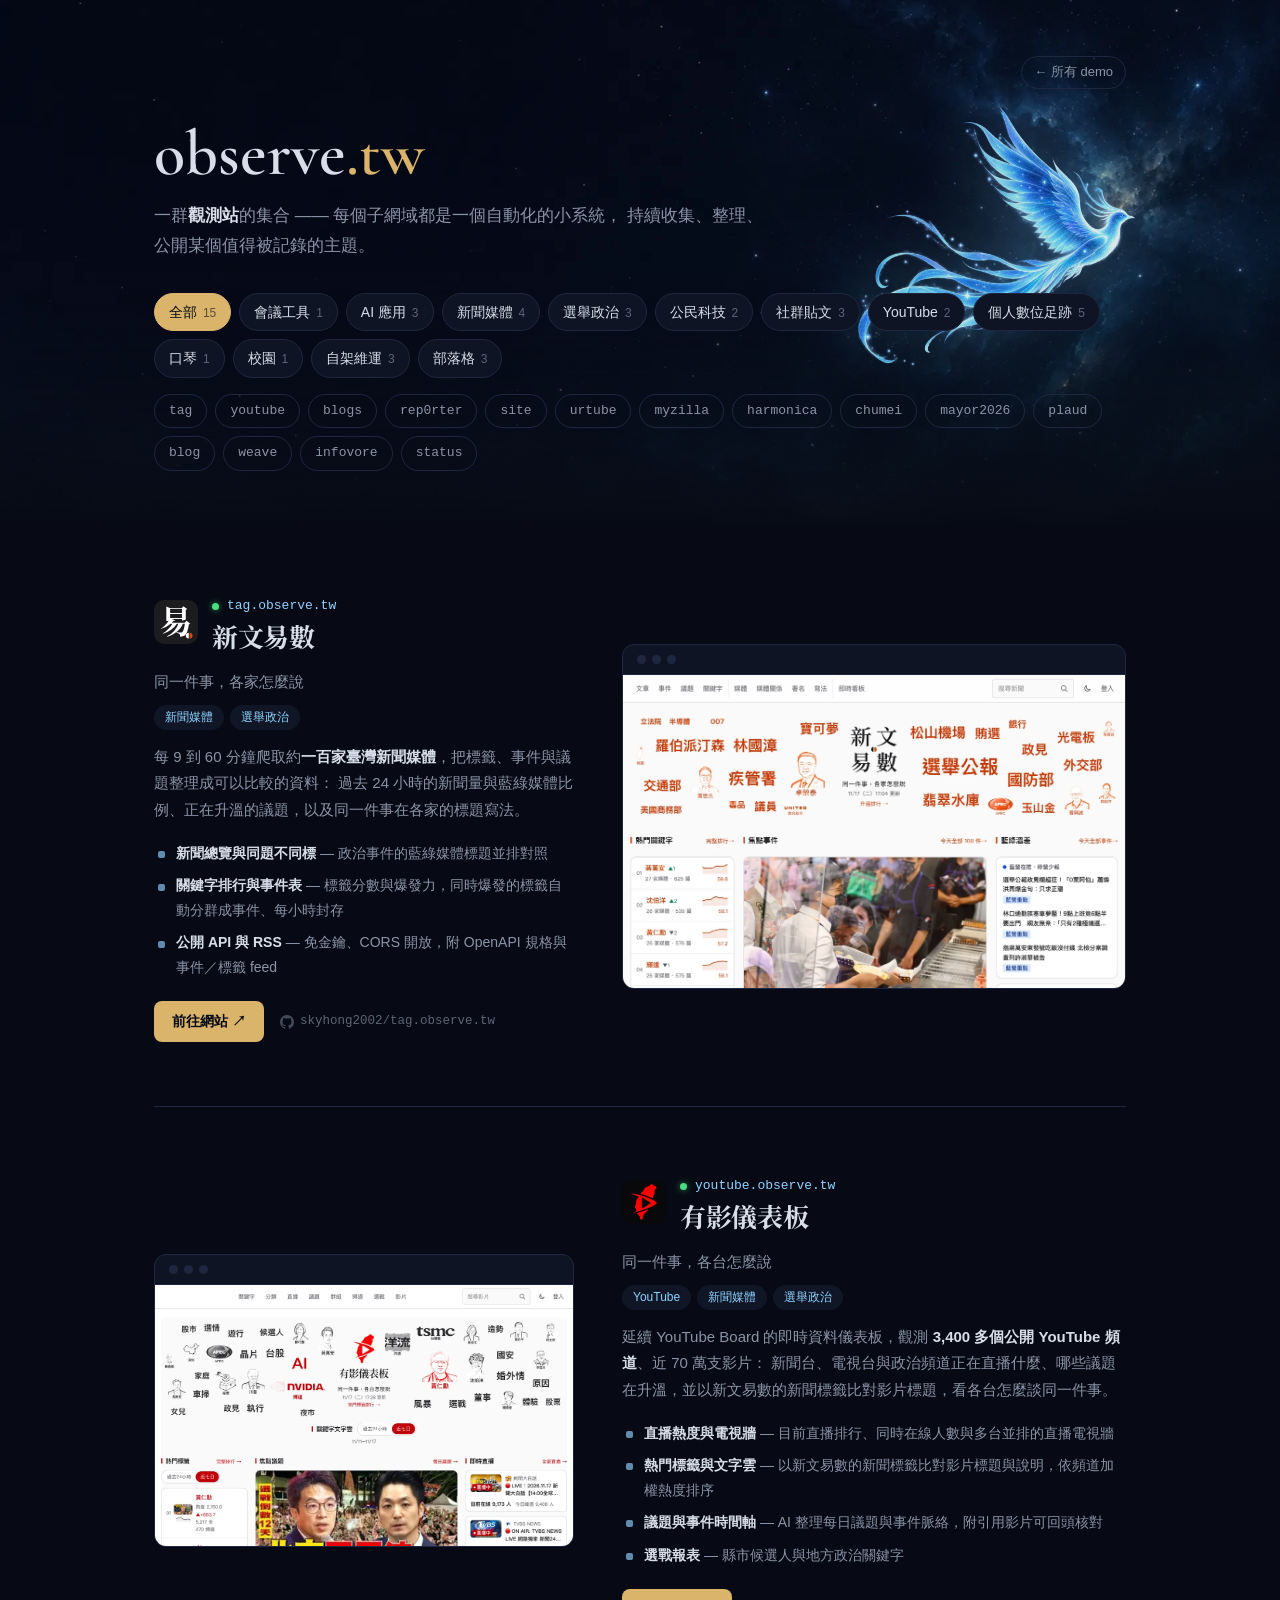
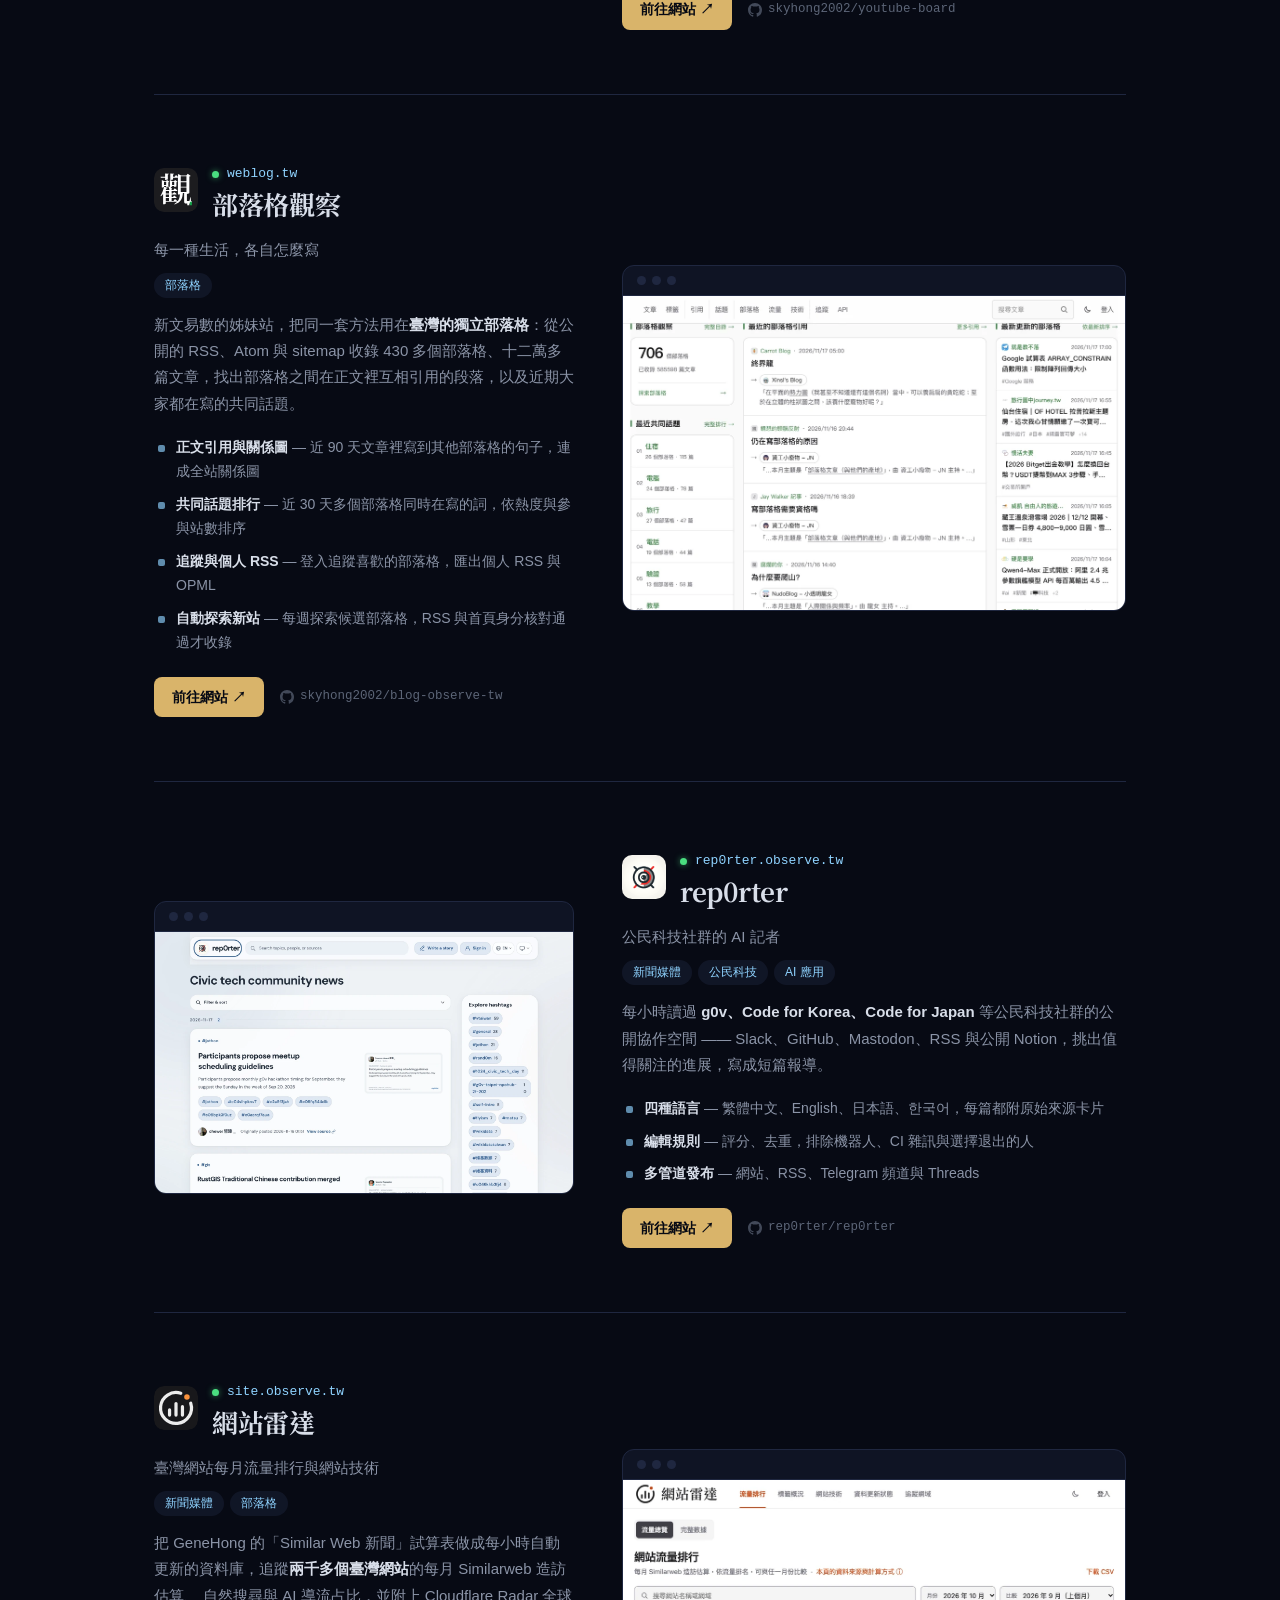
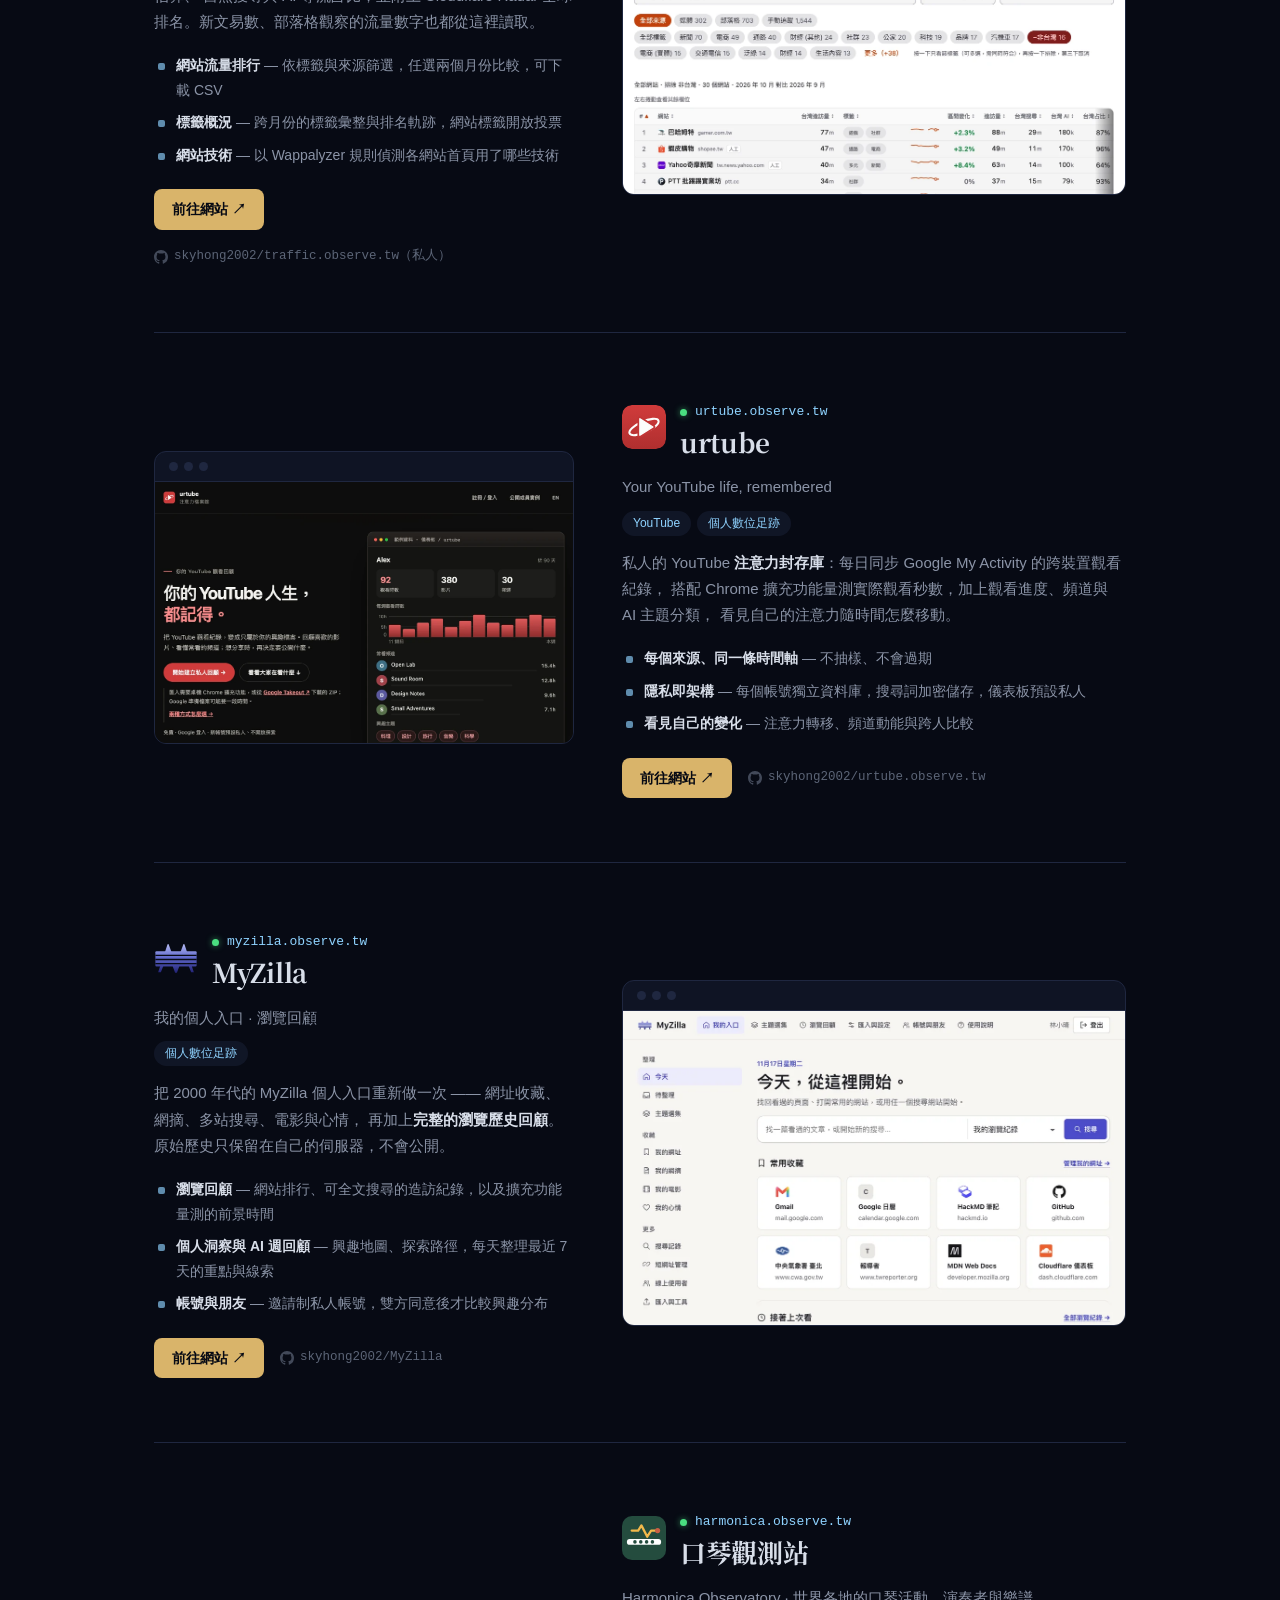
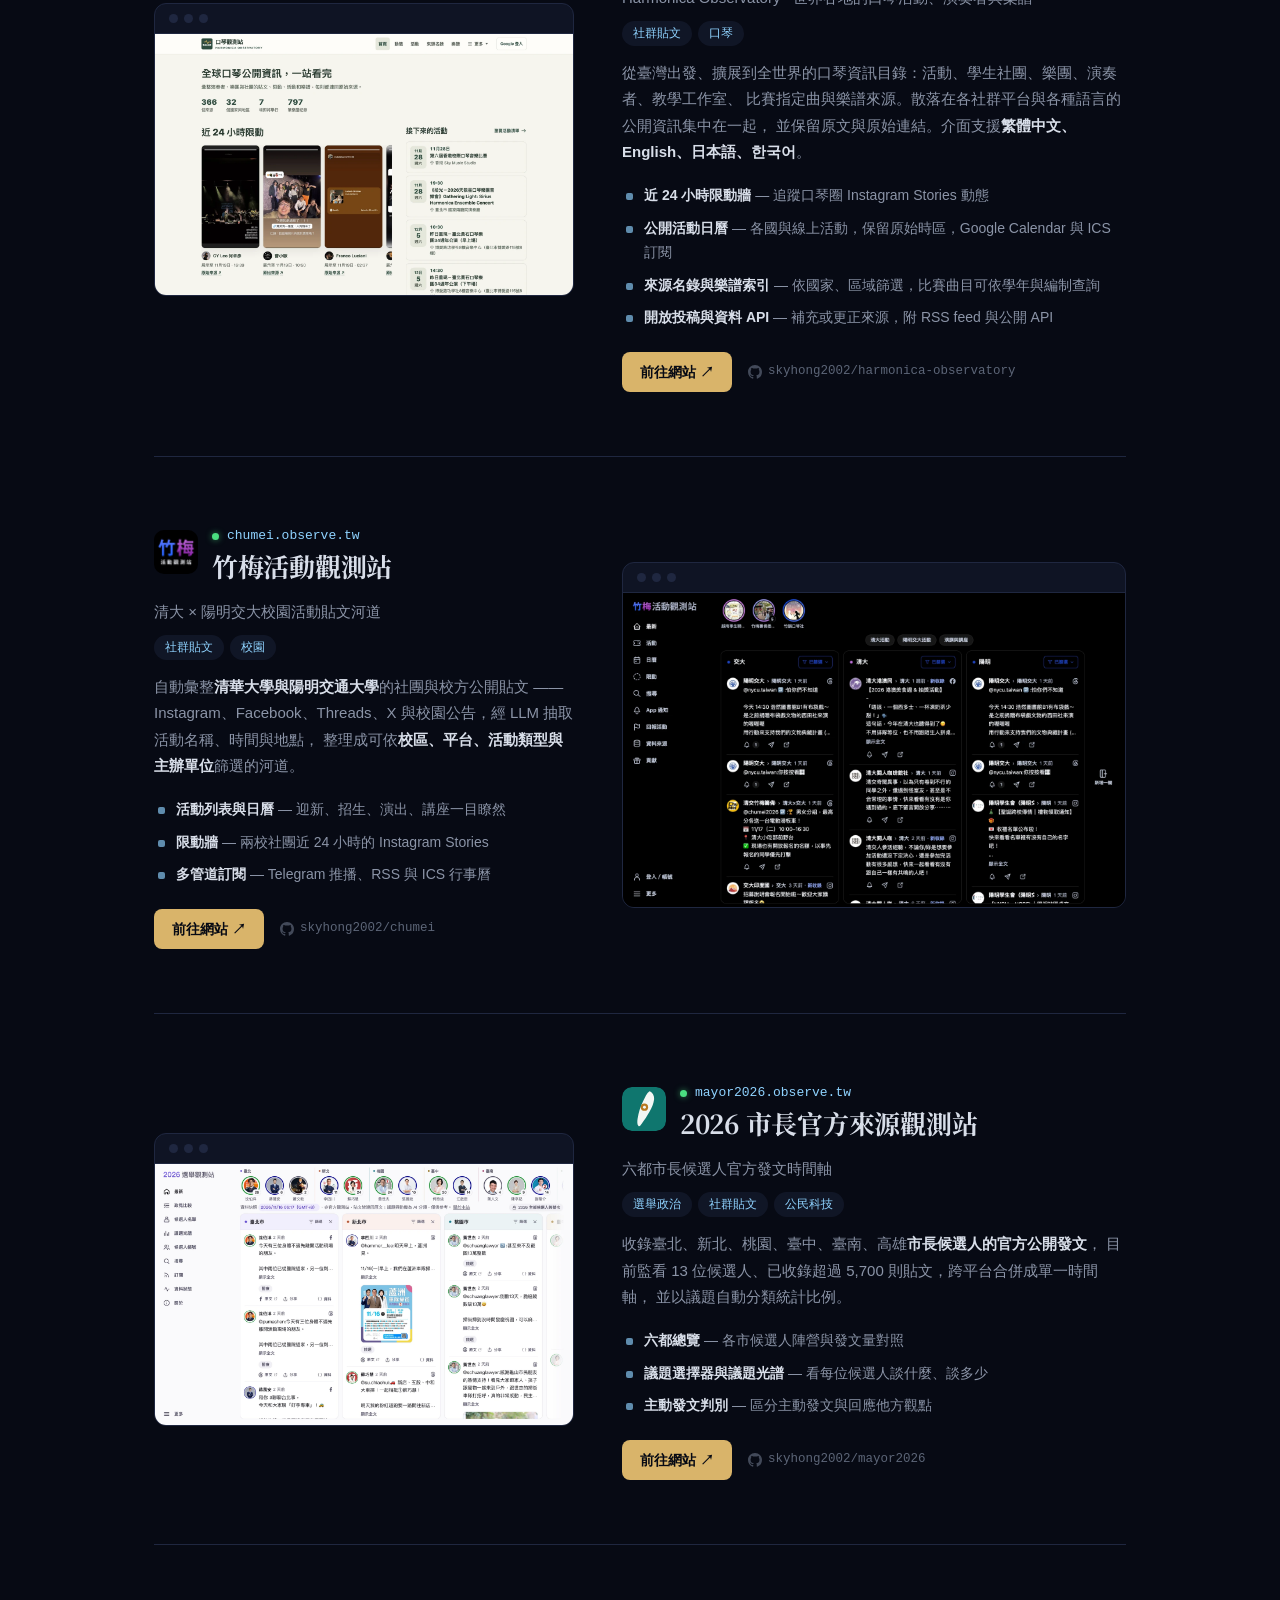
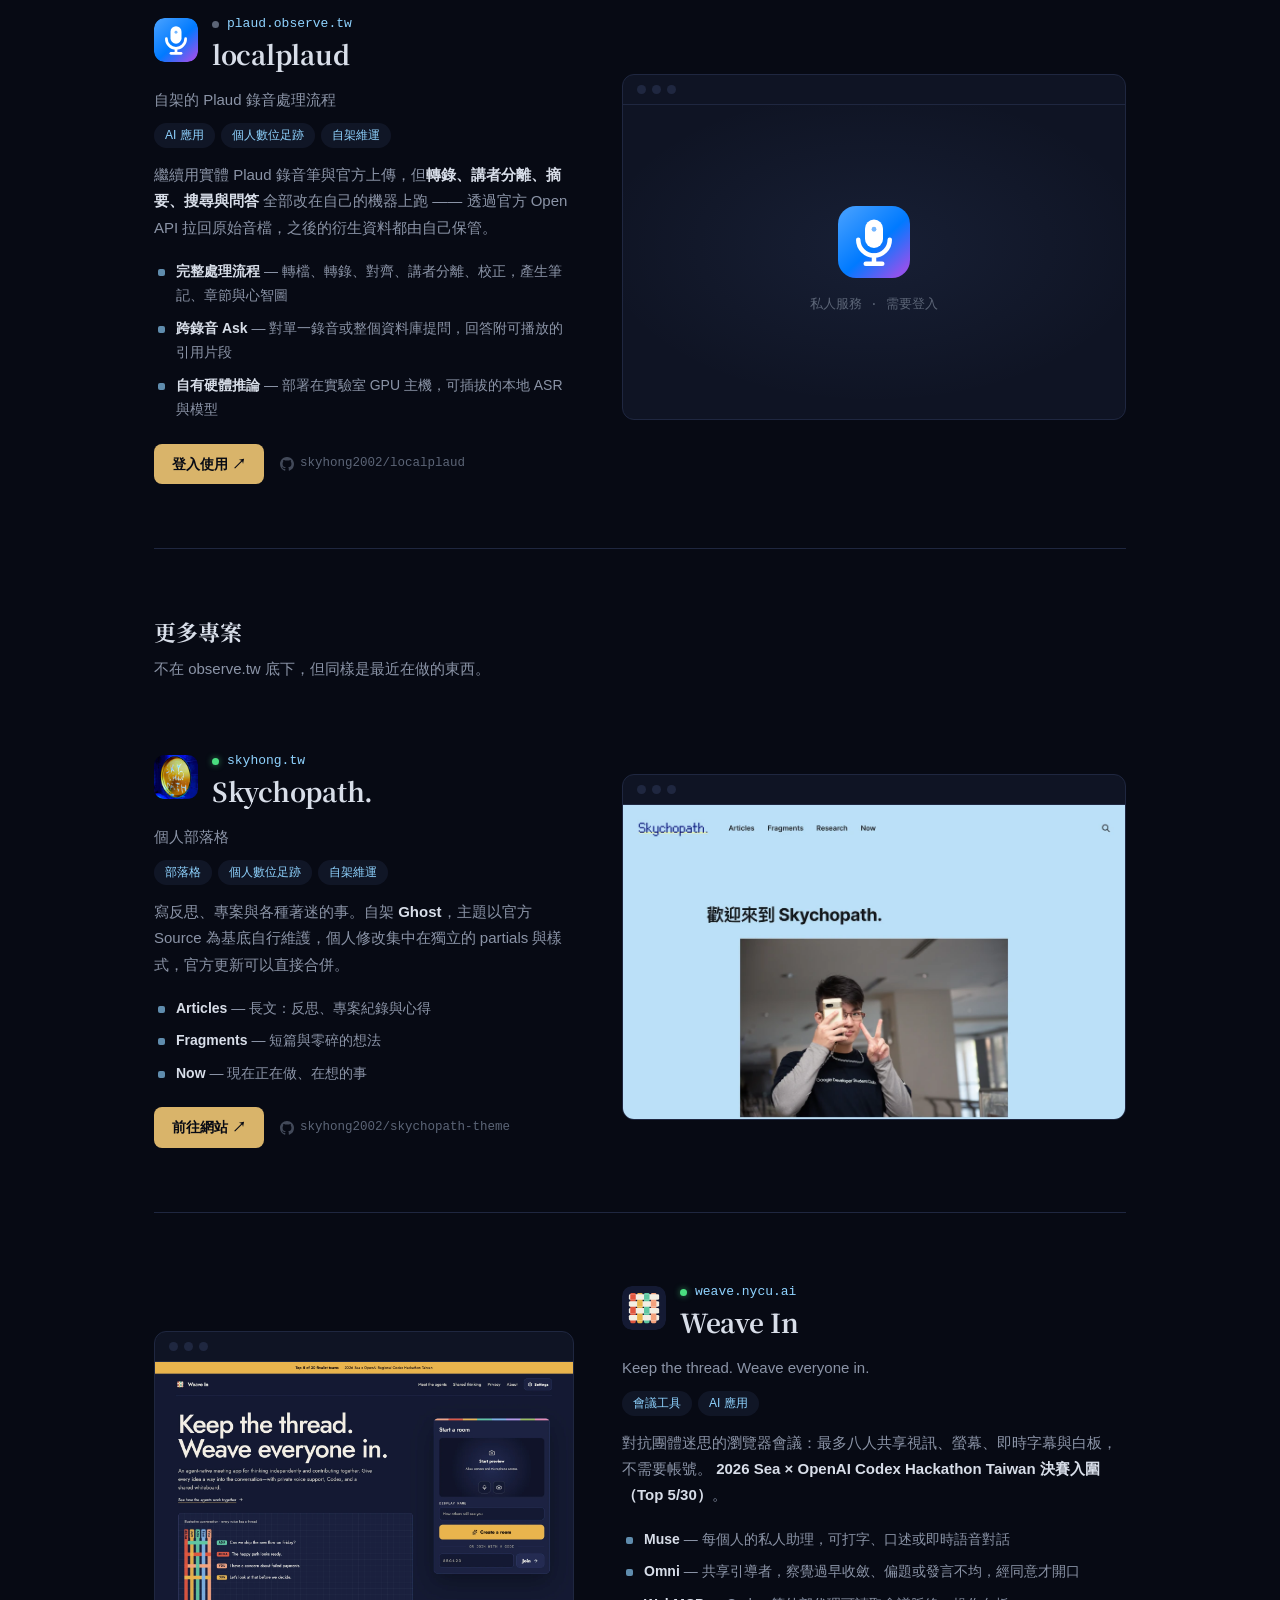
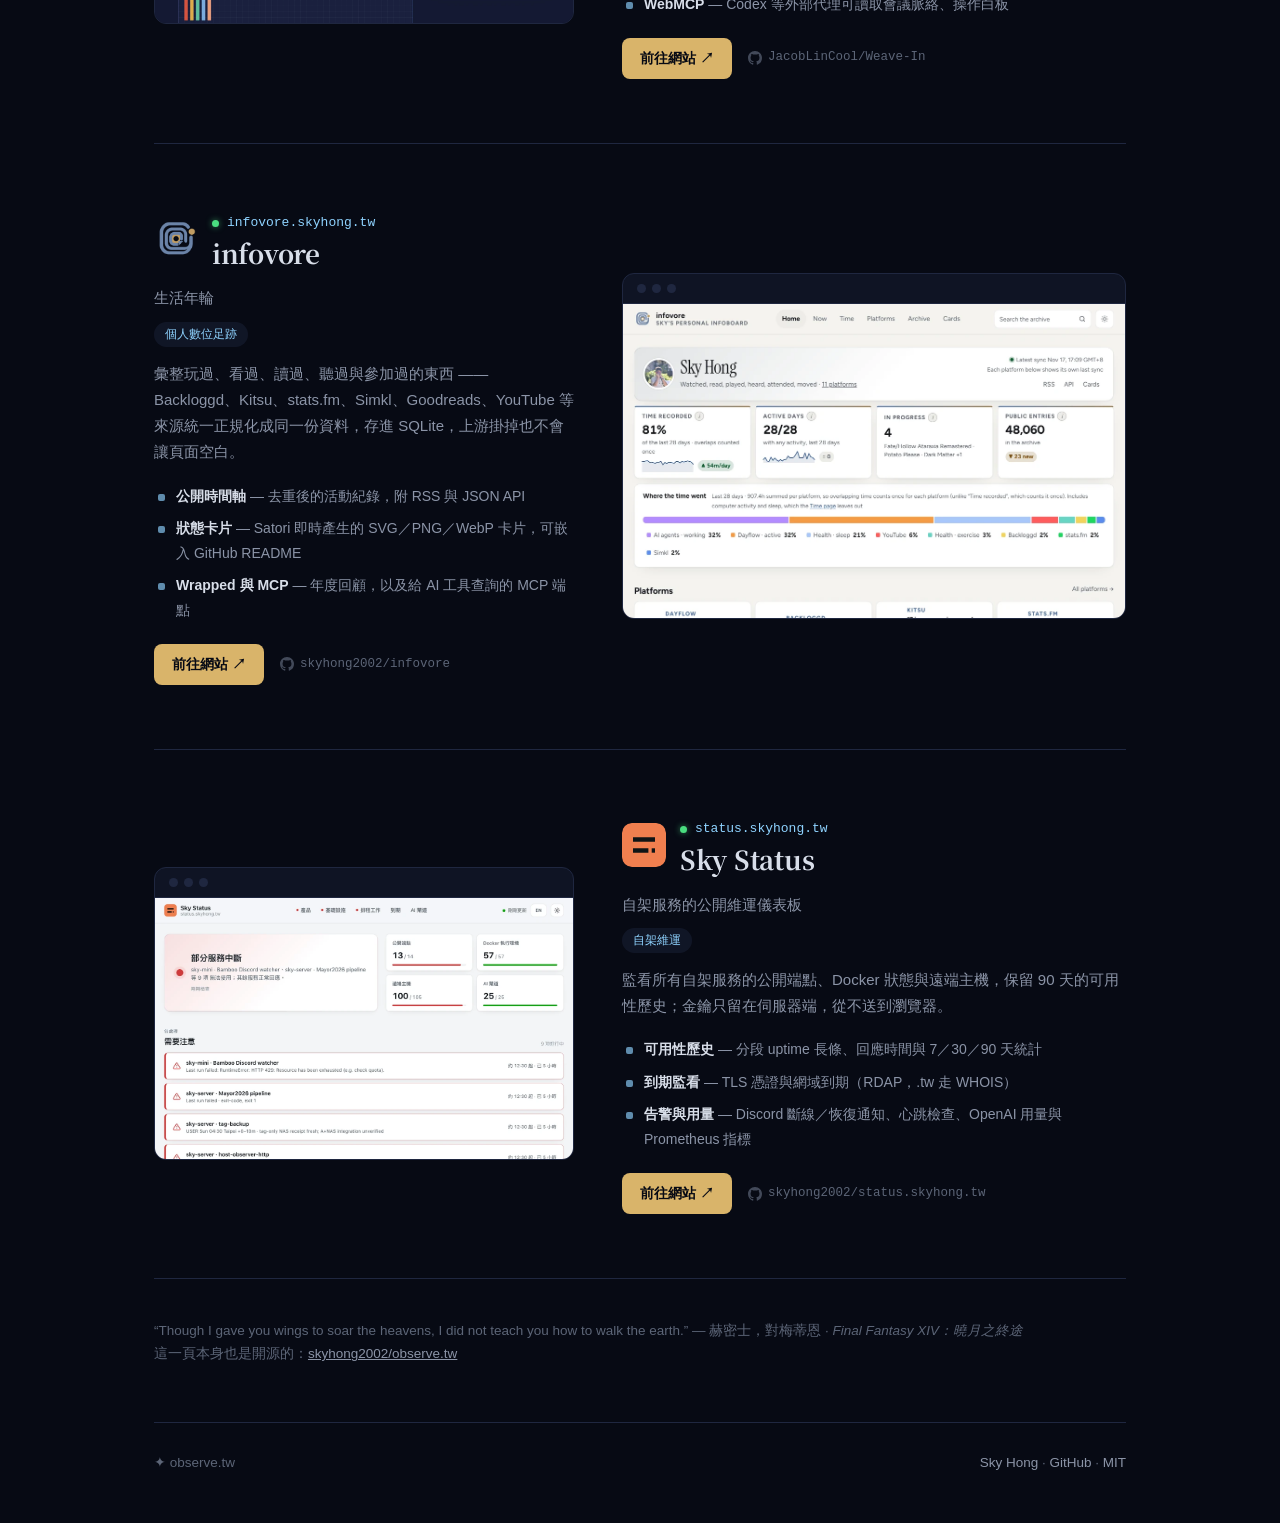
<file: demo/7/index.html>
<!DOCTYPE html>
<html lang="zh-Hant-TW">
<head>
<meta charset="utf-8">
<meta name="viewport" content="width=device-width, initial-scale=1">
<title>Demo 7 · 星鳥頁首 — observe.tw</title>
<meta name="robots" content="noindex">
<meta name="description" content="observe.tw 是一群自動化觀測站的集合：口琴、校園活動、選舉官方來源、新聞標籤、網站流量、獨立部落格、公民科技社群、YouTube 資料、會議研究與個人數位足跡等主題的資料彙整與公開網站。">
<meta property="og:title" content="observe.tw — 觀測站群">
<meta property="og:description" content="一群自動化觀測站：持續收集、整理、公開各種值得被記錄的事。">
<link rel="icon" href="data:image/svg+xml,&lt;svg xmlns='http://www.w3.org/2000/svg' viewBox='0 0 100 100'&gt;&lt;text y='.9em' font-size='90'&gt;✦&lt;/text&gt;&lt;/svg&gt;">
<link rel="preconnect" href="https://fonts.googleapis.com">
<link rel="preconnect" href="https://fonts.gstatic.com" crossorigin>
<link rel="stylesheet" href="https://fonts.googleapis.com/css2?family=Cormorant+Garamond:wght@600&family=Noto+Serif+TC:wght@700&display=swap">
<style>
  :root {
    --bg: #070a14;
    --surface: #0f1424;
    --border: #1f2740;
    --text: #d8dee9;
    --text-dim: #8b94a7;
    --text-faint: #5c6577;
    --accent: #8fd3ff;
    --gold: #d9b46a;
    --live: #4ade80;
  }
  * { box-sizing: border-box; margin: 0; padding: 0; }
  html { color-scheme: dark; scroll-behavior: smooth; }
  body {
    background: var(--bg);
    color: var(--text);
    font-family: -apple-system, BlinkMacSystemFont, "Segoe UI", "Noto Sans TC", "PingFang TC", "Microsoft JhengHei", sans-serif;
    line-height: 1.75;
    -webkit-font-smoothing: antialiased;
  }
  .wrap {
    max-width: 1020px;
    margin: 0 auto;
    padding: 0 24px;
  }
  header {
    padding: 120px 0 56px;
    overflow: hidden;
    background:
      linear-gradient(180deg, rgba(7, 10, 20, 0) 50%, var(--bg)),
      url("/assets/sky.webp") center 30% / cover;
  }
  header .wrap { position: relative; }
  header .wrap > :not(.starbird):not(.lang-switch) { position: relative; z-index: 1; }
  .lang-switch {
    position: absolute;
    top: -64px; right: 24px;
    font-size: 13px;
    color: var(--text-dim);
    text-decoration: none;
    border: 1px solid var(--border);
    border-radius: 999px;
    padding: 4px 12px;
    z-index: 2;
    transition: color 0.15s, border-color 0.15s;
  }
  .lang-switch:hover { color: var(--accent); border-color: #2e364c; }
  .starbird {
    position: absolute;
    right: 10px; top: -30px;
    width: 290px;
    opacity: 0.9;
    pointer-events: none;
    filter: drop-shadow(0 0 36px rgba(143, 211, 255, 0.35));
    animation: glide 9s ease-in-out infinite;
  }
  @keyframes glide {
    0%, 100% { transform: translate(0, 0) rotate(-2deg); }
    50% { transform: translate(-12px, -14px) rotate(1deg); }
  }
  h1 {
    font-family: "Cormorant Garamond", serif;
    font-size: clamp(44px, 8vw, 64px);
    font-weight: 600;
    line-height: 1.05;
  }
  h1 .tld { color: var(--gold); }
  .tagline {
    margin-top: 14px;
    font-size: 17px;
    color: var(--text-dim);
    max-width: 36em;
  }
  .tagline b { color: var(--text); font-weight: 600; }
  nav.toc {
    display: flex;
    flex-wrap: wrap;
    gap: 8px;
    margin-top: 16px;
  }
  nav.toc a {
    font-family: ui-monospace, "SF Mono", Menlo, monospace;
    font-size: 13px;
    color: var(--text-dim);
    text-decoration: none;
    border: 1px solid var(--border);
    border-radius: 999px;
    padding: 5px 14px;
    transition: color 0.15s, border-color 0.15s;
  }
  nav.toc a:hover { color: var(--accent); border-color: #2e364c; }

  .topics {
    display: flex;
    flex-wrap: wrap;
    gap: 8px;
    margin-top: 32px;
  }
  .topics button, .tags button {
    font: inherit;
    cursor: pointer;
    border: 1px solid transparent;
    border-radius: 999px;
    transition: color 0.15s, background 0.15s, border-color 0.15s;
  }
  .topics button {
    font-size: 14px;
    color: var(--text);
    background: var(--surface);
    border-color: var(--border);
    padding: 6px 14px;
  }
  .topics button span { color: var(--text-faint); font-size: 12px; margin-left: 2px; }
  .topics button:hover { border-color: #364461; }
  .topics button[aria-pressed="true"] {
    color: var(--bg);
    background: var(--gold);
    border-color: var(--gold);
  }
  .topics button[aria-pressed="true"] span { color: rgba(7, 10, 20, 0.6); }
  .tags {
    display: flex;
    flex-wrap: wrap;
    gap: 6px;
    margin: -4px 0 14px;
  }
  .tags button {
    font-size: 12px;
    color: var(--accent);
    background: rgba(122, 162, 247, 0.08);
    padding: 1px 10px;
  }
  .tags button:hover { border-color: rgba(122, 162, 247, 0.4); }
  .site[hidden], .more[hidden] { display: none; }
  .filtering .site { border-top: 1px solid var(--border); }
  .filtering .site.first { border-top: none; }

  .site {
    display: grid;
    grid-template-columns: 5fr 6fr;
    gap: 48px;
    align-items: center;
    padding: 64px 0;
    border-top: 1px solid var(--border);
  }
  .site:first-of-type { border-top: none; }
  .site.flip .shot { order: -1; }
  .site-head {
    display: flex;
    align-items: center;
    gap: 14px;
    margin-bottom: 16px;
  }
  .logo {
    width: 44px;
    height: 44px;
    border-radius: 10px;
    flex-shrink: 0;
    object-fit: contain;
  }
  .logo.boxed { background: #fff; padding: 6px; }
  .site-head-text { min-width: 0; }
  .domain {
    display: inline-flex;
    align-items: center;
    gap: 8px;
    font-family: ui-monospace, "SF Mono", Menlo, monospace;
    font-size: 13px;
    color: var(--accent);
  }
  .dot {
    width: 7px; height: 7px; border-radius: 50%;
    background: var(--live);
    box-shadow: 0 0 6px rgba(74, 222, 128, 0.6);
  }
  .dot.private { background: var(--text-faint); box-shadow: none; }
  .site h2 {
    font-family: "Noto Serif TC", serif;
    font-size: 26px;
    font-weight: 700;
    letter-spacing: -0.01em;
    line-height: 1.3;
  }
  .site .sub {
    font-size: 15px;
    color: var(--text-dim);
    margin-bottom: 14px;
  }
  .site .desc {
    font-size: 15px;
    color: var(--text-dim);
  }
  .site .desc + .desc { margin-top: 10px; }
  .site .desc b { color: var(--text); font-weight: 600; }
  ul.feats {
    list-style: none;
    margin: 18px 0 0;
    display: flex;
    flex-direction: column;
    gap: 8px;
  }
  ul.feats li {
    font-size: 14px;
    color: var(--text-dim);
    padding-left: 22px;
    position: relative;
  }
  ul.feats li::before {
    content: "";
    position: absolute;
    left: 4px; top: 0.72em;
    width: 7px; height: 7px;
    border-radius: 2px;
    background: var(--accent);
    opacity: 0.65;
  }
  ul.feats li b { color: var(--text); font-weight: 600; }
  .links {
    display: flex;
    flex-wrap: wrap;
    align-items: center;
    gap: 16px;
    margin-top: 22px;
  }
  .visit {
    display: inline-block;
    font-size: 14px;
    font-weight: 600;
    color: var(--bg);
    background: var(--gold);
    border-radius: 8px;
    padding: 8px 18px;
    text-decoration: none;
    transition: filter 0.15s;
  }
  .visit:hover { filter: brightness(1.12); }
  .repo {
    display: inline-flex;
    align-items: center;
    gap: 6px;
    font-family: ui-monospace, "SF Mono", Menlo, monospace;
    font-size: 12.5px;
    color: var(--text-faint);
    text-decoration: none;
  }
  a.repo:hover { color: var(--text-dim); }
  .repo svg { flex-shrink: 0; opacity: 0.7; }

  .shot {
    display: block;
    border: 1px solid var(--border);
    border-radius: 12px;
    overflow: hidden;
    background: var(--surface);
    text-decoration: none;
    transition: border-color 0.2s, transform 0.2s;
  }
  a.shot:hover { border-color: #364461; transform: translateY(-2px); }
  .shot-bar {
    display: flex;
    gap: 6px;
    padding: 10px 14px;
    border-bottom: 1px solid var(--border);
  }
  .shot-bar span {
    width: 9px; height: 9px;
    border-radius: 50%;
    background: var(--border);
  }
  .shot img {
    display: block;
    width: 100%;
    height: auto;
  }

  .shot .ph {
    display: flex;
    flex-direction: column;
    align-items: center;
    justify-content: center;
    gap: 16px;
    aspect-ratio: 16 / 10;
    background: radial-gradient(ellipse 55% 50% at 50% 45%, rgba(122, 162, 247, 0.08), transparent);
    font-family: ui-monospace, "SF Mono", Menlo, monospace;
    font-size: 13px;
    color: var(--text-faint);
  }
  .shot .ph img { width: 72px; height: 72px; }

  .more {
    padding: 64px 0;
    border-top: 1px solid var(--border);
  }
  .more#more { padding-bottom: 0; }
  .more#more + .site { border-top: none; }
  .more h2 { font-family: "Noto Serif TC", serif; font-size: 22px; font-weight: 700; }
  .more > p { font-size: 15px; color: var(--text-dim); margin-top: 4px; }

  .note {
    padding: 40px 0 8px;
    border-top: 1px solid var(--border);
    font-size: 13.5px;
    color: var(--text-faint);
  }
  .note a { color: var(--text-dim); }
  footer {
    margin-top: 48px;
    padding: 28px 0 48px;
    border-top: 1px solid var(--border);
    font-size: 13.5px;
    color: var(--text-faint);
  }
  footer a { color: var(--text-dim); text-decoration: none; }
  footer a:hover { color: var(--accent); }

  @media (max-width: 800px) {
    .site {
      grid-template-columns: 1fr;
      gap: 28px;
      padding: 48px 0;
    }
    .site.flip .shot { order: 0; }
  }
  @media (max-width: 800px) { .starbird { width: 240px; right: -80px; top: -20px; opacity: 0.3; } }
  @media (prefers-reduced-motion: reduce) { .starbird { animation: none; } }
</style>
</head>
<body>

<header>
  <div class="wrap">
    <a class="lang-switch" href="/demo/">← 所有 demo</a>
    <img class="starbird" src="/assets/starbird.webp" alt="">
    <h1>observe<span class="tld">.tw</span></h1>
    <p class="tagline">
      一群<b>觀測站</b>的集合 —— 每個子網域都是一個自動化的小系統，
      持續收集、整理、公開某個值得被記錄的主題。
    </p>
    <div class="topics" role="group" aria-label="依主題篩選">
      <button type="button" data-tag="" aria-pressed="true">全部 <span>15</span></button>
      <button type="button" data-tag="meeting" aria-pressed="false">會議工具 <span>1</span></button>
      <button type="button" data-tag="ai" aria-pressed="false">AI 應用 <span>3</span></button>
      <button type="button" data-tag="news" aria-pressed="false">新聞媒體 <span>4</span></button>
      <button type="button" data-tag="politics" aria-pressed="false">選舉政治 <span>3</span></button>
      <button type="button" data-tag="civic" aria-pressed="false">公民科技 <span>2</span></button>
      <button type="button" data-tag="social" aria-pressed="false">社群貼文 <span>3</span></button>
      <button type="button" data-tag="youtube" aria-pressed="false">YouTube <span>2</span></button>
      <button type="button" data-tag="lifelog" aria-pressed="false">個人數位足跡 <span>5</span></button>
      <button type="button" data-tag="harmonica" aria-pressed="false">口琴 <span>1</span></button>
      <button type="button" data-tag="campus" aria-pressed="false">校園 <span>1</span></button>
      <button type="button" data-tag="selfhost" aria-pressed="false">自架維運 <span>3</span></button>
      <button type="button" data-tag="blog" aria-pressed="false">部落格 <span>3</span></button>
    </div>
    <nav class="toc" aria-label="專案">
      <a href="#tag">tag</a>
      <a href="#youtube">youtube</a>
      <a href="#blogs">blogs</a>
      <a href="#rep0rter">rep0rter</a>
      <a href="#site">site</a>
      <a href="#urtube">urtube</a>
      <a href="#myzilla">myzilla</a>
      <a href="#harmonica">harmonica</a>
      <a href="#chumei">chumei</a>
      <a href="#mayor2026">mayor2026</a>
      <a href="#plaud">plaud</a>
      <a href="#blog">blog</a>
      <a href="#weave">weave</a>
      <a href="#infovore">infovore</a>
      <a href="#status">status</a>
    </nav>
  </div>
</header>

<div class="wrap">

<section class="site" id="tag" data-tags="news politics">
  <div class="info">
    <div class="site-head">
      <img class="logo" src="/assets/tag-logo.svg" alt="新文易數 logo">
      <div class="site-head-text">
        <span class="domain"><span class="dot"></span>tag.observe.tw</span>
        <h2>新文易數</h2>
      </div>
    </div>
    <p class="sub">同一件事，各家怎麼說</p>
    <div class="tags"><button type="button" data-tag="news">新聞媒體</button><button type="button" data-tag="politics">選舉政治</button></div>
    <p class="desc">
      每 9 到 60 分鐘爬取約<b>一百家臺灣新聞媒體</b>，把標籤、事件與議題整理成可以比較的資料：
      過去 24 小時的新聞量與藍綠媒體比例、正在升溫的議題，以及同一件事在各家的標題寫法。
    </p>
    <ul class="feats">
      <li><b>新聞總覽與同題不同標</b> — 政治事件的藍綠媒體標題並排對照</li>
      <li><b>關鍵字排行與事件表</b> — 標籤分數與爆發力，同時爆發的標籤自動分群成事件、每小時封存</li>
      <li><b>公開 API 與 RSS</b> — 免金鑰、CORS 開放，附 OpenAPI 規格與事件／標籤 feed</li>
    </ul>
    <div class="links">
      <a class="visit" href="https://tag.observe.tw" target="_blank" rel="noopener">前往網站 ↗</a>
      <a class="repo" href="https://github.com/skyhong2002/tag.observe.tw" target="_blank" rel="noopener">
        <svg width="14" height="14" viewBox="0 0 16 16" fill="currentColor"><path d="M8 0C3.58 0 0 3.58 0 8c0 3.54 2.29 6.53 5.47 7.59.4.07.55-.17.55-.38 0-.19-.01-.82-.01-1.49-2.01.37-2.53-.49-2.69-.94-.09-.23-.48-.94-.82-1.13-.28-.15-.68-.52-.01-.53.63-.01 1.08.58 1.23.82.72 1.21 1.87.87 2.33.66.07-.52.28-.87.51-1.07-1.78-.2-3.64-.89-3.64-3.95 0-.87.31-1.59.82-2.15-.08-.2-.36-1.02.08-2.12 0 0 .67-.21 2.2.82.64-.18 1.32-.27 2-.27s1.36.09 2 .27c1.53-1.04 2.2-.82 2.2-.82.44 1.1.16 1.92.08 2.12.51.56.82 1.27.82 2.15 0 3.07-1.87 3.75-3.65 3.95.29.25.54.73.54 1.48 0 1.07-.01 1.93-.01 2.2 0 .21.15.46.55.38A8.01 8.01 0 0 0 16 8c0-4.42-3.58-8-8-8z"/></svg>
        skyhong2002/tag.observe.tw
      </a>
    </div>
  </div>
  <a class="shot" href="https://tag.observe.tw" target="_blank" rel="noopener" aria-label="新文易數 網站截圖">
    <div class="shot-bar"><span></span><span></span><span></span></div>
    <img src="/assets/shot-tag.webp" alt="新文易數 首頁截圖" width="1280" height="800" loading="lazy">
  </a>
</section>

<section class="site flip" id="youtube" data-tags="youtube news politics">
  <div class="info">
    <div class="site-head">
      <img class="logo" src="/assets/youtube-logo.svg" alt="有影儀表板 logo">
      <div class="site-head-text">
        <span class="domain"><span class="dot"></span>youtube.observe.tw</span>
        <h2>有影儀表板</h2>
      </div>
    </div>
    <p class="sub">同一件事，各台怎麼說</p>
    <div class="tags"><button type="button" data-tag="youtube">YouTube</button><button type="button" data-tag="news">新聞媒體</button><button type="button" data-tag="politics">選舉政治</button></div>
    <p class="desc">
      延續 YouTube Board 的即時資料儀表板，觀測 <b>3,400 多個公開 YouTube 頻道</b>、近 70 萬支影片：
      新聞台、電視台與政治頻道正在直播什麼、哪些議題在升溫，並以新文易數的新聞標籤比對影片標題，看各台怎麼談同一件事。
    </p>
    <ul class="feats">
      <li><b>直播熱度與電視牆</b> — 目前直播排行、同時在線人數與多台並排的直播電視牆</li>
      <li><b>熱門標籤與文字雲</b> — 以新文易數的新聞標籤比對影片標題與說明，依頻道加權熱度排序</li>
      <li><b>議題與事件時間軸</b> — AI 整理每日議題與事件脈絡，附引用影片可回頭核對</li>
      <li><b>選戰報表</b> — 縣市候選人與地方政治關鍵字</li>
    </ul>
    <div class="links">
      <a class="visit" href="https://youtube.observe.tw" target="_blank" rel="noopener">前往網站 ↗</a>
      <a class="repo" href="https://github.com/skyhong2002/youtube-board" target="_blank" rel="noopener">
        <svg width="14" height="14" viewBox="0 0 16 16" fill="currentColor"><path d="M8 0C3.58 0 0 3.58 0 8c0 3.54 2.29 6.53 5.47 7.59.4.07.55-.17.55-.38 0-.19-.01-.82-.01-1.49-2.01.37-2.53-.49-2.69-.94-.09-.23-.48-.94-.82-1.13-.28-.15-.68-.52-.01-.53.63-.01 1.08.58 1.23.82.72 1.21 1.87.87 2.33.66.07-.52.28-.87.51-1.07-1.78-.2-3.64-.89-3.64-3.95 0-.87.31-1.59.82-2.15-.08-.2-.36-1.02.08-2.12 0 0 .67-.21 2.2.82.64-.18 1.32-.27 2-.27s1.36.09 2 .27c1.53-1.04 2.2-.82 2.2-.82.44 1.1.16 1.92.08 2.12.51.56.82 1.27.82 2.15 0 3.07-1.87 3.75-3.65 3.95.29.25.54.73.54 1.48 0 1.07-.01 1.93-.01 2.2 0 .21.15.46.55.38A8.01 8.01 0 0 0 16 8c0-4.42-3.58-8-8-8z"/></svg>
        skyhong2002/youtube-board
      </a>
    </div>
  </div>
  <a class="shot" href="https://youtube.observe.tw" target="_blank" rel="noopener" aria-label="有影儀表板 網站截圖">
    <div class="shot-bar"><span></span><span></span><span></span></div>
    <img src="/assets/shot-youtube.webp" alt="有影儀表板 首頁截圖" width="1280" height="800" loading="lazy">
  </a>
</section>

<section class="site" id="blogs" data-tags="blog">
  <div class="info">
    <div class="site-head">
      <img class="logo" src="/assets/blogs-logo.svg" alt="部落格觀察 logo">
      <div class="site-head-text">
        <span class="domain"><span class="dot"></span>weblog.tw</span>
        <h2>部落格觀察</h2>
      </div>
    </div>
    <p class="sub">每一種生活，各自怎麼寫</p>
    <div class="tags"><button type="button" data-tag="blog">部落格</button></div>
    <p class="desc">
      新文易數的姊妹站，把同一套方法用在<b>臺灣的獨立部落格</b>：從公開的 RSS、Atom 與 sitemap
      收錄 430 多個部落格、十二萬多篇文章，找出部落格之間在正文裡互相引用的段落，以及近期大家都在寫的共同話題。
    </p>
    <ul class="feats">
      <li><b>正文引用與關係圖</b> — 近 90 天文章裡寫到其他部落格的句子，連成全站關係圖</li>
      <li><b>共同話題排行</b> — 近 30 天多個部落格同時在寫的詞，依熱度與參與站數排序</li>
      <li><b>追蹤與個人 RSS</b> — 登入追蹤喜歡的部落格，匯出個人 RSS 與 OPML</li>
      <li><b>自動探索新站</b> — 每週探索候選部落格，RSS 與首頁身分核對通過才收錄</li>
    </ul>
    <div class="links">
      <a class="visit" href="https://weblog.tw" target="_blank" rel="noopener">前往網站 ↗</a>
      <a class="repo" href="https://github.com/skyhong2002/blog-observe-tw" target="_blank" rel="noopener">
        <svg width="14" height="14" viewBox="0 0 16 16" fill="currentColor"><path d="M8 0C3.58 0 0 3.58 0 8c0 3.54 2.29 6.53 5.47 7.59.4.07.55-.17.55-.38 0-.19-.01-.82-.01-1.49-2.01.37-2.53-.49-2.69-.94-.09-.23-.48-.94-.82-1.13-.28-.15-.68-.52-.01-.53.63-.01 1.08.58 1.23.82.72 1.21 1.87.87 2.33.66.07-.52.28-.87.51-1.07-1.78-.2-3.64-.89-3.64-3.95 0-.87.31-1.59.82-2.15-.08-.2-.36-1.02.08-2.12 0 0 .67-.21 2.2.82.64-.18 1.32-.27 2-.27s1.36.09 2 .27c1.53-1.04 2.2-.82 2.2-.82.44 1.1.16 1.92.08 2.12.51.56.82 1.27.82 2.15 0 3.07-1.87 3.75-3.65 3.95.29.25.54.73.54 1.48 0 1.07-.01 1.93-.01 2.2 0 .21.15.46.55.38A8.01 8.01 0 0 0 16 8c0-4.42-3.58-8-8-8z"/></svg>
        skyhong2002/blog-observe-tw
      </a>
    </div>
  </div>
  <a class="shot" href="https://weblog.tw" target="_blank" rel="noopener" aria-label="部落格觀察 網站截圖">
    <div class="shot-bar"><span></span><span></span><span></span></div>
    <img src="/assets/shot-blogs.webp" alt="部落格觀察 首頁截圖" width="1280" height="800" loading="lazy">
  </a>
</section>

<section class="site flip" id="rep0rter" data-tags="news civic ai">
  <div class="info">
    <div class="site-head">
      <img class="logo" src="/assets/rep0rter-logo.png" alt="rep0rter logo">
      <div class="site-head-text">
        <span class="domain"><span class="dot"></span>rep0rter.observe.tw</span>
        <h2>rep0rter</h2>
      </div>
    </div>
    <p class="sub">公民科技社群的 AI 記者</p>
    <div class="tags"><button type="button" data-tag="news">新聞媒體</button><button type="button" data-tag="civic">公民科技</button><button type="button" data-tag="ai">AI 應用</button></div>
    <p class="desc">
      每小時讀過 <b>g0v、Code for Korea、Code for Japan</b> 等公民科技社群的公開協作空間 ——
      Slack、GitHub、Mastodon、RSS 與公開 Notion，挑出值得關注的進展，寫成短篇報導。
    </p>
    <ul class="feats">
      <li><b>四種語言</b> — 繁體中文、English、日本語、한국어，每篇都附原始來源卡片</li>
      <li><b>編輯規則</b> — 評分、去重，排除機器人、CI 雜訊與選擇退出的人</li>
      <li><b>多管道發布</b> — 網站、RSS、Telegram 頻道與 Threads</li>
    </ul>
    <div class="links">
      <a class="visit" href="https://rep0rter.observe.tw" target="_blank" rel="noopener">前往網站 ↗</a>
      <a class="repo" href="https://github.com/rep0rter/rep0rter" target="_blank" rel="noopener">
        <svg width="14" height="14" viewBox="0 0 16 16" fill="currentColor"><path d="M8 0C3.58 0 0 3.58 0 8c0 3.54 2.29 6.53 5.47 7.59.4.07.55-.17.55-.38 0-.19-.01-.82-.01-1.49-2.01.37-2.53-.49-2.69-.94-.09-.23-.48-.94-.82-1.13-.28-.15-.68-.52-.01-.53.63-.01 1.08.58 1.23.82.72 1.21 1.87.87 2.33.66.07-.52.28-.87.51-1.07-1.78-.2-3.64-.89-3.64-3.95 0-.87.31-1.59.82-2.15-.08-.2-.36-1.02.08-2.12 0 0 .67-.21 2.2.82.64-.18 1.32-.27 2-.27s1.36.09 2 .27c1.53-1.04 2.2-.82 2.2-.82.44 1.1.16 1.92.08 2.12.51.56.82 1.27.82 2.15 0 3.07-1.87 3.75-3.65 3.95.29.25.54.73.54 1.48 0 1.07-.01 1.93-.01 2.2 0 .21.15.46.55.38A8.01 8.01 0 0 0 16 8c0-4.42-3.58-8-8-8z"/></svg>
        rep0rter/rep0rter
      </a>
    </div>
  </div>
  <a class="shot" href="https://rep0rter.observe.tw" target="_blank" rel="noopener" aria-label="rep0rter 網站截圖">
    <div class="shot-bar"><span></span><span></span><span></span></div>
    <img src="/assets/shot-rep0rter.webp" alt="rep0rter 截圖" width="1280" height="800" loading="lazy">
  </a>
</section>

<section class="site" id="site" data-tags="news blog">
  <div class="info">
    <div class="site-head">
      <img class="logo" src="/assets/site-logo.svg" alt="網站雷達 logo">
      <div class="site-head-text">
        <span class="domain"><span class="dot"></span>site.observe.tw</span>
        <h2>網站雷達</h2>
      </div>
    </div>
    <p class="sub">臺灣網站每月流量排行與網站技術</p>
    <div class="tags"><button type="button" data-tag="news">新聞媒體</button><button type="button" data-tag="blog">部落格</button></div>
    <p class="desc">
      把 GeneHong 的「Similar Web 新聞」試算表做成每小時自動更新的資料庫，追蹤<b>兩千多個臺灣網站</b>的每月 Similarweb 造訪估算、
      自然搜尋與 AI 導流占比，並附上 Cloudflare Radar 全球排名。新文易數、部落格觀察的流量數字也都從這裡讀取。
    </p>
    <ul class="feats">
      <li><b>網站流量排行</b> — 依標籤與來源篩選，任選兩個月份比較，可下載 CSV</li>
      <li><b>標籤概況</b> — 跨月份的標籤彙整與排名軌跡，網站標籤開放投票</li>
      <li><b>網站技術</b> — 以 Wappalyzer 規則偵測各網站首頁用了哪些技術</li>
    </ul>
    <div class="links">
      <a class="visit" href="https://site.observe.tw" target="_blank" rel="noopener">前往網站 ↗</a>
      <span class="repo">
        <svg width="14" height="14" viewBox="0 0 16 16" fill="currentColor"><path d="M8 0C3.58 0 0 3.58 0 8c0 3.54 2.29 6.53 5.47 7.59.4.07.55-.17.55-.38 0-.19-.01-.82-.01-1.49-2.01.37-2.53-.49-2.69-.94-.09-.23-.48-.94-.82-1.13-.28-.15-.68-.52-.01-.53.63-.01 1.08.58 1.23.82.72 1.21 1.87.87 2.33.66.07-.52.28-.87.51-1.07-1.78-.2-3.64-.89-3.64-3.95 0-.87.31-1.59.82-2.15-.08-.2-.36-1.02.08-2.12 0 0 .67-.21 2.2.82.64-.18 1.32-.27 2-.27s1.36.09 2 .27c1.53-1.04 2.2-.82 2.2-.82.44 1.1.16 1.92.08 2.12.51.56.82 1.27.82 2.15 0 3.07-1.87 3.75-3.65 3.95.29.25.54.73.54 1.48 0 1.07-.01 1.93-.01 2.2 0 .21.15.46.55.38A8.01 8.01 0 0 0 16 8c0-4.42-3.58-8-8-8z"/></svg>
        skyhong2002/traffic.observe.tw（私人）
      </span>
    </div>
  </div>
  <a class="shot" href="https://site.observe.tw" target="_blank" rel="noopener" aria-label="網站雷達 網站截圖">
    <div class="shot-bar"><span></span><span></span><span></span></div>
    <img src="/assets/shot-site.webp" alt="網站雷達 首頁截圖" width="1280" height="800" loading="lazy">
  </a>
</section>

<section class="site flip" id="urtube" data-tags="youtube lifelog">
  <div class="info">
    <div class="site-head">
      <img class="logo" src="/assets/urtube-logo.svg" alt="urtube logo">
      <div class="site-head-text">
        <span class="domain"><span class="dot"></span>urtube.observe.tw</span>
        <h2>urtube</h2>
      </div>
    </div>
    <p class="sub">Your YouTube life, remembered</p>
    <div class="tags"><button type="button" data-tag="youtube">YouTube</button><button type="button" data-tag="lifelog">個人數位足跡</button></div>
    <p class="desc">
      私人的 YouTube <b>注意力封存庫</b>：每日同步 Google My Activity 的跨裝置觀看紀錄，
      搭配 Chrome 擴充功能量測實際觀看秒數，加上觀看進度、頻道與 AI 主題分類，
      看見自己的注意力隨時間怎麼移動。
    </p>
    <ul class="feats">
      <li><b>每個來源、同一條時間軸</b> — 不抽樣、不會過期</li>
      <li><b>隱私即架構</b> — 每個帳號獨立資料庫，搜尋詞加密儲存，儀表板預設私人</li>
      <li><b>看見自己的變化</b> — 注意力轉移、頻道動能與跨人比較</li>
    </ul>
    <div class="links">
      <a class="visit" href="https://urtube.observe.tw" target="_blank" rel="noopener">前往網站 ↗</a>
      <a class="repo" href="https://github.com/skyhong2002/urtube.observe.tw" target="_blank" rel="noopener">
        <svg width="14" height="14" viewBox="0 0 16 16" fill="currentColor"><path d="M8 0C3.58 0 0 3.58 0 8c0 3.54 2.29 6.53 5.47 7.59.4.07.55-.17.55-.38 0-.19-.01-.82-.01-1.49-2.01.37-2.53-.49-2.69-.94-.09-.23-.48-.94-.82-1.13-.28-.15-.68-.52-.01-.53.63-.01 1.08.58 1.23.82.72 1.21 1.87.87 2.33.66.07-.52.28-.87.51-1.07-1.78-.2-3.64-.89-3.64-3.95 0-.87.31-1.59.82-2.15-.08-.2-.36-1.02.08-2.12 0 0 .67-.21 2.2.82.64-.18 1.32-.27 2-.27s1.36.09 2 .27c1.53-1.04 2.2-.82 2.2-.82.44 1.1.16 1.92.08 2.12.51.56.82 1.27.82 2.15 0 3.07-1.87 3.75-3.65 3.95.29.25.54.73.54 1.48 0 1.07-.01 1.93-.01 2.2 0 .21.15.46.55.38A8.01 8.01 0 0 0 16 8c0-4.42-3.58-8-8-8z"/></svg>
        skyhong2002/urtube.observe.tw
      </a>
    </div>
  </div>
  <a class="shot" href="https://urtube.observe.tw" target="_blank" rel="noopener" aria-label="urtube 網站截圖">
    <div class="shot-bar"><span></span><span></span><span></span></div>
    <img src="/assets/shot-urtube.webp" alt="urtube 首頁截圖" width="1280" height="800" loading="lazy">
  </a>
</section>

<section class="site" id="myzilla" data-tags="lifelog">
  <div class="info">
    <div class="site-head">
      <img class="logo" src="/assets/myzilla-logo.svg" alt="MyZilla logo">
      <div class="site-head-text">
        <span class="domain"><span class="dot"></span>myzilla.observe.tw</span>
        <h2>MyZilla</h2>
      </div>
    </div>
    <p class="sub">我的個人入口 · 瀏覽回顧</p>
    <div class="tags"><button type="button" data-tag="lifelog">個人數位足跡</button></div>
    <p class="desc">
      把 2000 年代的 MyZilla 個人入口重新做一次 —— 網址收藏、網摘、多站搜尋、電影與心情，
      再加上<b>完整的瀏覽歷史回顧</b>。原始歷史只保留在自己的伺服器，不會公開。
    </p>
    <ul class="feats">
      <li><b>瀏覽回顧</b> — 網站排行、可全文搜尋的造訪紀錄，以及擴充功能量測的前景時間</li>
      <li><b>個人洞察與 AI 週回顧</b> — 興趣地圖、探索路徑，每天整理最近 7 天的重點與線索</li>
      <li><b>帳號與朋友</b> — 邀請制私人帳號，雙方同意後才比較興趣分布</li>
    </ul>
    <div class="links">
      <a class="visit" href="https://myzilla.observe.tw" target="_blank" rel="noopener">前往網站 ↗</a>
      <a class="repo" href="https://github.com/skyhong2002/MyZilla" target="_blank" rel="noopener">
        <svg width="14" height="14" viewBox="0 0 16 16" fill="currentColor"><path d="M8 0C3.58 0 0 3.58 0 8c0 3.54 2.29 6.53 5.47 7.59.4.07.55-.17.55-.38 0-.19-.01-.82-.01-1.49-2.01.37-2.53-.49-2.69-.94-.09-.23-.48-.94-.82-1.13-.28-.15-.68-.52-.01-.53.63-.01 1.08.58 1.23.82.72 1.21 1.87.87 2.33.66.07-.52.28-.87.51-1.07-1.78-.2-3.64-.89-3.64-3.95 0-.87.31-1.59.82-2.15-.08-.2-.36-1.02.08-2.12 0 0 .67-.21 2.2.82.64-.18 1.32-.27 2-.27s1.36.09 2 .27c1.53-1.04 2.2-.82 2.2-.82.44 1.1.16 1.92.08 2.12.51.56.82 1.27.82 2.15 0 3.07-1.87 3.75-3.65 3.95.29.25.54.73.54 1.48 0 1.07-.01 1.93-.01 2.2 0 .21.15.46.55.38A8.01 8.01 0 0 0 16 8c0-4.42-3.58-8-8-8z"/></svg>
        skyhong2002/MyZilla
      </a>
    </div>
  </div>
  <a class="shot" href="https://myzilla.observe.tw" target="_blank" rel="noopener" aria-label="MyZilla 網站截圖">
    <div class="shot-bar"><span></span><span></span><span></span></div>
    <img src="/assets/shot-myzilla.webp" alt="MyZilla 首頁截圖" width="1280" height="800" loading="lazy">
  </a>
</section>

<section class="site flip" id="harmonica" data-tags="social harmonica">
  <div class="info">
    <div class="site-head">
      <img class="logo" src="/assets/harmonica-logo.svg" alt="口琴觀測站 logo">
      <div class="site-head-text">
        <span class="domain"><span class="dot"></span>harmonica.observe.tw</span>
        <h2>口琴觀測站</h2>
      </div>
    </div>
    <p class="sub">Harmonica Observatory · 世界各地的口琴活動、演奏者與樂譜</p>
    <div class="tags"><button type="button" data-tag="social">社群貼文</button><button type="button" data-tag="harmonica">口琴</button></div>
    <p class="desc">
      從臺灣出發、擴展到全世界的口琴資訊目錄：活動、學生社團、樂團、演奏者、教學工作室、
      比賽指定曲與樂譜來源。散落在各社群平台與各種語言的公開資訊集中在一起，
      並保留原文與原始連結。介面支援<b>繁體中文、English、日本語、한국어</b>。
    </p>
    <ul class="feats">
      <li><b>近 24 小時限動牆</b> — 追蹤口琴圈 Instagram Stories 動態</li>
      <li><b>公開活動日曆</b> — 各國與線上活動，保留原始時區，Google Calendar 與 ICS 訂閱</li>
      <li><b>來源名錄與樂譜索引</b> — 依國家、區域篩選，比賽曲目可依學年與編制查詢</li>
      <li><b>開放投稿與資料 API</b> — 補充或更正來源，附 RSS feed 與公開 API</li>
    </ul>
    <div class="links">
      <a class="visit" href="https://harmonica.observe.tw" target="_blank" rel="noopener">前往網站 ↗</a>
      <a class="repo" href="https://github.com/skyhong2002/harmonica-observatory" target="_blank" rel="noopener">
        <svg width="14" height="14" viewBox="0 0 16 16" fill="currentColor"><path d="M8 0C3.58 0 0 3.58 0 8c0 3.54 2.29 6.53 5.47 7.59.4.07.55-.17.55-.38 0-.19-.01-.82-.01-1.49-2.01.37-2.53-.49-2.69-.94-.09-.23-.48-.94-.82-1.13-.28-.15-.68-.52-.01-.53.63-.01 1.08.58 1.23.82.72 1.21 1.87.87 2.33.66.07-.52.28-.87.51-1.07-1.78-.2-3.64-.89-3.64-3.95 0-.87.31-1.59.82-2.15-.08-.2-.36-1.02.08-2.12 0 0 .67-.21 2.2.82.64-.18 1.32-.27 2-.27s1.36.09 2 .27c1.53-1.04 2.2-.82 2.2-.82.44 1.1.16 1.92.08 2.12.51.56.82 1.27.82 2.15 0 3.07-1.87 3.75-3.65 3.95.29.25.54.73.54 1.48 0 1.07-.01 1.93-.01 2.2 0 .21.15.46.55.38A8.01 8.01 0 0 0 16 8c0-4.42-3.58-8-8-8z"/></svg>
        skyhong2002/harmonica-observatory
      </a>
    </div>
  </div>
  <a class="shot" href="https://harmonica.observe.tw" target="_blank" rel="noopener" aria-label="口琴觀測站網站截圖">
    <div class="shot-bar"><span></span><span></span><span></span></div>
    <img src="/assets/shot-harmonica.webp" alt="口琴觀測站首頁截圖" width="1280" height="800">
  </a>
</section>

<section class="site" id="chumei" data-tags="social campus">
  <div class="info">
    <div class="site-head">
      <img class="logo" src="/assets/chumei-logo.png" alt="竹梅活動觀測站 logo">
      <div class="site-head-text">
        <span class="domain"><span class="dot"></span>chumei.observe.tw</span>
        <h2>竹梅活動觀測站</h2>
      </div>
    </div>
    <p class="sub">清大 × 陽明交大校園活動貼文河道</p>
    <div class="tags"><button type="button" data-tag="social">社群貼文</button><button type="button" data-tag="campus">校園</button></div>
    <p class="desc">
      自動彙整<b>清華大學與陽明交通大學</b>的社團與校方公開貼文 ——
      Instagram、Facebook、Threads、X 與校園公告，經 LLM 抽取活動名稱、時間與地點，
      整理成可依<b>校區、平台、活動類型與主辦單位</b>篩選的河道。
    </p>
    <ul class="feats">
      <li><b>活動列表與日曆</b> — 迎新、招生、演出、講座一目瞭然</li>
      <li><b>限動牆</b> — 兩校社團近 24 小時的 Instagram Stories</li>
      <li><b>多管道訂閱</b> — Telegram 推播、RSS 與 ICS 行事曆</li>
    </ul>
    <div class="links">
      <a class="visit" href="https://chumei.observe.tw" target="_blank" rel="noopener">前往網站 ↗</a>
      <a class="repo" href="https://github.com/skyhong2002/chumei" target="_blank" rel="noopener">
        <svg width="14" height="14" viewBox="0 0 16 16" fill="currentColor"><path d="M8 0C3.58 0 0 3.58 0 8c0 3.54 2.29 6.53 5.47 7.59.4.07.55-.17.55-.38 0-.19-.01-.82-.01-1.49-2.01.37-2.53-.49-2.69-.94-.09-.23-.48-.94-.82-1.13-.28-.15-.68-.52-.01-.53.63-.01 1.08.58 1.23.82.72 1.21 1.87.87 2.33.66.07-.52.28-.87.51-1.07-1.78-.2-3.64-.89-3.64-3.95 0-.87.31-1.59.82-2.15-.08-.2-.36-1.02.08-2.12 0 0 .67-.21 2.2.82.64-.18 1.32-.27 2-.27s1.36.09 2 .27c1.53-1.04 2.2-.82 2.2-.82.44 1.1.16 1.92.08 2.12.51.56.82 1.27.82 2.15 0 3.07-1.87 3.75-3.65 3.95.29.25.54.73.54 1.48 0 1.07-.01 1.93-.01 2.2 0 .21.15.46.55.38A8.01 8.01 0 0 0 16 8c0-4.42-3.58-8-8-8z"/></svg>
        skyhong2002/chumei
      </a>
    </div>
  </div>
  <a class="shot" href="https://chumei.observe.tw" target="_blank" rel="noopener" aria-label="竹梅活動觀測站網站截圖">
    <div class="shot-bar"><span></span><span></span><span></span></div>
    <img src="/assets/shot-chumei.webp" alt="竹梅活動觀測站首頁截圖" width="1280" height="800" loading="lazy">
  </a>
</section>

<section class="site flip" id="mayor2026" data-tags="politics social civic">
  <div class="info">
    <div class="site-head">
      <img class="logo" src="/assets/mayor2026-logo.svg" alt="2026 市長官方來源觀測站 logo">
      <div class="site-head-text">
        <span class="domain"><span class="dot"></span>mayor2026.observe.tw</span>
        <h2>2026 市長官方來源觀測站</h2>
      </div>
    </div>
    <p class="sub">六都市長候選人官方發文時間軸</p>
    <div class="tags"><button type="button" data-tag="politics">選舉政治</button><button type="button" data-tag="social">社群貼文</button><button type="button" data-tag="civic">公民科技</button></div>
    <p class="desc">
      收錄臺北、新北、桃園、臺中、臺南、高雄<b>市長候選人的官方公開發文</b>，
      目前監看 13 位候選人、已收錄超過 5,700 則貼文，跨平台合併成單一時間軸，
      並以議題自動分類統計比例。
    </p>
    <ul class="feats">
      <li><b>六都總覽</b> — 各市候選人陣營與發文量對照</li>
      <li><b>議題選擇器與議題光譜</b> — 看每位候選人談什麼、談多少</li>
      <li><b>主動發文判別</b> — 區分主動發文與回應他方觀點</li>
    </ul>
    <div class="links">
      <a class="visit" href="https://mayor2026.observe.tw" target="_blank" rel="noopener">前往網站 ↗</a>
      <a class="repo" href="https://github.com/skyhong2002/mayor2026" target="_blank" rel="noopener">
        <svg width="14" height="14" viewBox="0 0 16 16" fill="currentColor"><path d="M8 0C3.58 0 0 3.58 0 8c0 3.54 2.29 6.53 5.47 7.59.4.07.55-.17.55-.38 0-.19-.01-.82-.01-1.49-2.01.37-2.53-.49-2.69-.94-.09-.23-.48-.94-.82-1.13-.28-.15-.68-.52-.01-.53.63-.01 1.08.58 1.23.82.72 1.21 1.87.87 2.33.66.07-.52.28-.87.51-1.07-1.78-.2-3.64-.89-3.64-3.95 0-.87.31-1.59.82-2.15-.08-.2-.36-1.02.08-2.12 0 0 .67-.21 2.2.82.64-.18 1.32-.27 2-.27s1.36.09 2 .27c1.53-1.04 2.2-.82 2.2-.82.44 1.1.16 1.92.08 2.12.51.56.82 1.27.82 2.15 0 3.07-1.87 3.75-3.65 3.95.29.25.54.73.54 1.48 0 1.07-.01 1.93-.01 2.2 0 .21.15.46.55.38A8.01 8.01 0 0 0 16 8c0-4.42-3.58-8-8-8z"/></svg>
        skyhong2002/mayor2026
      </a>
    </div>
  </div>
  <a class="shot" href="https://mayor2026.observe.tw" target="_blank" rel="noopener" aria-label="2026 市長官方來源觀測站網站截圖">
    <div class="shot-bar"><span></span><span></span><span></span></div>
    <img src="/assets/shot-mayor2026.webp" alt="2026 市長官方來源觀測站首頁截圖" width="1280" height="800" loading="lazy">
  </a>
</section>

<section class="site" id="plaud" data-tags="ai lifelog selfhost">
  <div class="info">
    <div class="site-head">
      <img class="logo" src="/assets/localplaud-logo.svg" alt="localplaud logo">
      <div class="site-head-text">
        <span class="domain"><span class="dot private"></span>plaud.observe.tw</span>
        <h2>localplaud</h2>
      </div>
    </div>
    <p class="sub">自架的 Plaud 錄音處理流程</p>
    <div class="tags"><button type="button" data-tag="ai">AI 應用</button><button type="button" data-tag="lifelog">個人數位足跡</button><button type="button" data-tag="selfhost">自架維運</button></div>
    <p class="desc">
      繼續用實體 Plaud 錄音筆與官方上傳，但<b>轉錄、講者分離、摘要、搜尋與問答</b>
      全部改在自己的機器上跑 —— 透過官方 Open API 拉回原始音檔，之後的衍生資料都由自己保管。
    </p>
    <ul class="feats">
      <li><b>完整處理流程</b> — 轉檔、轉錄、對齊、講者分離、校正，產生筆記、章節與心智圖</li>
      <li><b>跨錄音 Ask</b> — 對單一錄音或整個資料庫提問，回答附可播放的引用片段</li>
      <li><b>自有硬體推論</b> — 部署在實驗室 GPU 主機，可插拔的本地 ASR 與模型</li>
    </ul>
    <div class="links">
      <a class="visit" href="https://plaud.observe.tw" target="_blank" rel="noopener">登入使用 ↗</a>
      <a class="repo" href="https://github.com/skyhong2002/localplaud" target="_blank" rel="noopener">
        <svg width="14" height="14" viewBox="0 0 16 16" fill="currentColor"><path d="M8 0C3.58 0 0 3.58 0 8c0 3.54 2.29 6.53 5.47 7.59.4.07.55-.17.55-.38 0-.19-.01-.82-.01-1.49-2.01.37-2.53-.49-2.69-.94-.09-.23-.48-.94-.82-1.13-.28-.15-.68-.52-.01-.53.63-.01 1.08.58 1.23.82.72 1.21 1.87.87 2.33.66.07-.52.28-.87.51-1.07-1.78-.2-3.64-.89-3.64-3.95 0-.87.31-1.59.82-2.15-.08-.2-.36-1.02.08-2.12 0 0 .67-.21 2.2.82.64-.18 1.32-.27 2-.27s1.36.09 2 .27c1.53-1.04 2.2-.82 2.2-.82.44 1.1.16 1.92.08 2.12.51.56.82 1.27.82 2.15 0 3.07-1.87 3.75-3.65 3.95.29.25.54.73.54 1.48 0 1.07-.01 1.93-.01 2.2 0 .21.15.46.55.38A8.01 8.01 0 0 0 16 8c0-4.42-3.58-8-8-8z"/></svg>
        skyhong2002/localplaud
      </a>
    </div>
  </div>
  <a class="shot placeholder" href="https://plaud.observe.tw" target="_blank" rel="noopener" aria-label="localplaud 網站">
    <div class="shot-bar"><span></span><span></span><span></span></div>
    <div class="ph">
      <img src="/assets/localplaud-logo.svg" alt="" width="72" height="72">
      <span>私人服務 · 需要登入</span>
    </div>
  </a>
</section>

<section class="more" id="more">
  <h2>更多專案</h2>
  <p>不在 observe.tw 底下，但同樣是最近在做的東西。</p>
</section>

<section class="site" id="blog" data-tags="blog lifelog selfhost">
  <div class="info">
    <div class="site-head">
      <img class="logo" src="/assets/blog-logo.png" alt="Skychopath. logo">
      <div class="site-head-text">
        <span class="domain"><span class="dot"></span>skyhong.tw</span>
        <h2>Skychopath.</h2>
      </div>
    </div>
    <p class="sub">個人部落格</p>
    <div class="tags"><button type="button" data-tag="blog">部落格</button><button type="button" data-tag="lifelog">個人數位足跡</button><button type="button" data-tag="selfhost">自架維運</button></div>
    <p class="desc">
      寫反思、專案與各種著迷的事。自架 <b>Ghost</b>，主題以官方 Source 為基底自行維護，個人修改集中在獨立的 partials 與樣式，官方更新可以直接合併。
    </p>
    <ul class="feats">
      <li><b>Articles</b> — 長文：反思、專案紀錄與心得</li>
      <li><b>Fragments</b> — 短篇與零碎的想法</li>
      <li><b>Now</b> — 現在正在做、在想的事</li>
    </ul>
    <div class="links">
      <a class="visit" href="https://skyhong.tw" target="_blank" rel="noopener">前往網站 ↗</a>
      <a class="repo" href="https://github.com/skyhong2002/skychopath-theme" target="_blank" rel="noopener">
        <svg width="14" height="14" viewBox="0 0 16 16" fill="currentColor"><path d="M8 0C3.58 0 0 3.58 0 8c0 3.54 2.29 6.53 5.47 7.59.4.07.55-.17.55-.38 0-.19-.01-.82-.01-1.49-2.01.37-2.53-.49-2.69-.94-.09-.23-.48-.94-.82-1.13-.28-.15-.68-.52-.01-.53.63-.01 1.08.58 1.23.82.72 1.21 1.87.87 2.33.66.07-.52.28-.87.51-1.07-1.78-.2-3.64-.89-3.64-3.95 0-.87.31-1.59.82-2.15-.08-.2-.36-1.02.08-2.12 0 0 .67-.21 2.2.82.64-.18 1.32-.27 2-.27s1.36.09 2 .27c1.53-1.04 2.2-.82 2.2-.82.44 1.1.16 1.92.08 2.12.51.56.82 1.27.82 2.15 0 3.07-1.87 3.75-3.65 3.95.29.25.54.73.54 1.48 0 1.07-.01 1.93-.01 2.2 0 .21.15.46.55.38A8.01 8.01 0 0 0 16 8c0-4.42-3.58-8-8-8z"/></svg>
        skyhong2002/skychopath-theme
      </a>
    </div>
  </div>
  <a class="shot" href="https://skyhong.tw" target="_blank" rel="noopener" aria-label="Skychopath. 網站截圖">
    <div class="shot-bar"><span></span><span></span><span></span></div>
    <img src="/assets/shot-blog.webp" alt="Skychopath. 截圖" width="1280" height="800" loading="lazy">
  </a>
</section>

<section class="site flip" id="weave" data-tags="meeting ai">
  <div class="info">
    <div class="site-head">
      <img class="logo" src="/assets/weave-logo.svg" alt="Weave In logo">
      <div class="site-head-text">
        <span class="domain"><span class="dot"></span>weave.nycu.ai</span>
        <h2>Weave In</h2>
      </div>
    </div>
    <p class="sub">Keep the thread. Weave everyone in.</p>
    <div class="tags"><button type="button" data-tag="meeting">會議工具</button><button type="button" data-tag="ai">AI 應用</button></div>
    <p class="desc">
      對抗團體迷思的瀏覽器會議：最多八人共享視訊、螢幕、即時字幕與白板，不需要帳號。
      <b>2026 Sea × OpenAI Codex Hackathon Taiwan 決賽入圍（Top 5/30）</b>。
    </p>
    <ul class="feats">
      <li><b>Muse</b> — 每個人的私人助理，可打字、口述或即時語音對話</li>
      <li><b>Omni</b> — 共享引導者，察覺過早收斂、偏題或發言不均，經同意才開口</li>
      <li><b>WebMCP</b> — Codex 等外部代理可讀取會議脈絡、操作白板</li>
    </ul>
    <div class="links">
      <a class="visit" href="https://weave.nycu.ai" target="_blank" rel="noopener">前往網站 ↗</a>
      <a class="repo" href="https://github.com/JacobLinCool/Weave-In" target="_blank" rel="noopener">
        <svg width="14" height="14" viewBox="0 0 16 16" fill="currentColor"><path d="M8 0C3.58 0 0 3.58 0 8c0 3.54 2.29 6.53 5.47 7.59.4.07.55-.17.55-.38 0-.19-.01-.82-.01-1.49-2.01.37-2.53-.49-2.69-.94-.09-.23-.48-.94-.82-1.13-.28-.15-.68-.52-.01-.53.63-.01 1.08.58 1.23.82.72 1.21 1.87.87 2.33.66.07-.52.28-.87.51-1.07-1.78-.2-3.64-.89-3.64-3.95 0-.87.31-1.59.82-2.15-.08-.2-.36-1.02.08-2.12 0 0 .67-.21 2.2.82.64-.18 1.32-.27 2-.27s1.36.09 2 .27c1.53-1.04 2.2-.82 2.2-.82.44 1.1.16 1.92.08 2.12.51.56.82 1.27.82 2.15 0 3.07-1.87 3.75-3.65 3.95.29.25.54.73.54 1.48 0 1.07-.01 1.93-.01 2.2 0 .21.15.46.55.38A8.01 8.01 0 0 0 16 8c0-4.42-3.58-8-8-8z"/></svg>
        JacobLinCool/Weave-In
      </a>
    </div>
  </div>
  <a class="shot" href="https://weave.nycu.ai" target="_blank" rel="noopener" aria-label="Weave In 網站截圖">
    <div class="shot-bar"><span></span><span></span><span></span></div>
    <img src="/assets/shot-weave.webp" alt="Weave In 截圖" width="1280" height="800" loading="lazy">
  </a>
</section>

<section class="site" id="infovore" data-tags="lifelog">
  <div class="info">
    <div class="site-head">
      <img class="logo" src="/assets/infovore-logo.png" alt="infovore logo">
      <div class="site-head-text">
        <span class="domain"><span class="dot"></span>infovore.skyhong.tw</span>
        <h2>infovore</h2>
      </div>
    </div>
    <p class="sub">生活年輪</p>
    <div class="tags"><button type="button" data-tag="lifelog">個人數位足跡</button></div>
    <p class="desc">
      彙整玩過、看過、讀過、聽過與參加過的東西 —— Backloggd、Kitsu、stats.fm、Simkl、Goodreads、YouTube 等來源統一正規化成同一份資料，存進 SQLite，上游掛掉也不會讓頁面空白。
    </p>
    <ul class="feats">
      <li><b>公開時間軸</b> — 去重後的活動紀錄，附 RSS 與 JSON API</li>
      <li><b>狀態卡片</b> — Satori 即時產生的 SVG／PNG／WebP 卡片，可嵌入 GitHub README</li>
      <li><b>Wrapped 與 MCP</b> — 年度回顧，以及給 AI 工具查詢的 MCP 端點</li>
    </ul>
    <div class="links">
      <a class="visit" href="https://infovore.skyhong.tw" target="_blank" rel="noopener">前往網站 ↗</a>
      <a class="repo" href="https://github.com/skyhong2002/infovore" target="_blank" rel="noopener">
        <svg width="14" height="14" viewBox="0 0 16 16" fill="currentColor"><path d="M8 0C3.58 0 0 3.58 0 8c0 3.54 2.29 6.53 5.47 7.59.4.07.55-.17.55-.38 0-.19-.01-.82-.01-1.49-2.01.37-2.53-.49-2.69-.94-.09-.23-.48-.94-.82-1.13-.28-.15-.68-.52-.01-.53.63-.01 1.08.58 1.23.82.72 1.21 1.87.87 2.33.66.07-.52.28-.87.51-1.07-1.78-.2-3.64-.89-3.64-3.95 0-.87.31-1.59.82-2.15-.08-.2-.36-1.02.08-2.12 0 0 .67-.21 2.2.82.64-.18 1.32-.27 2-.27s1.36.09 2 .27c1.53-1.04 2.2-.82 2.2-.82.44 1.1.16 1.92.08 2.12.51.56.82 1.27.82 2.15 0 3.07-1.87 3.75-3.65 3.95.29.25.54.73.54 1.48 0 1.07-.01 1.93-.01 2.2 0 .21.15.46.55.38A8.01 8.01 0 0 0 16 8c0-4.42-3.58-8-8-8z"/></svg>
        skyhong2002/infovore
      </a>
    </div>
  </div>
  <a class="shot" href="https://infovore.skyhong.tw" target="_blank" rel="noopener" aria-label="infovore 網站截圖">
    <div class="shot-bar"><span></span><span></span><span></span></div>
    <img src="/assets/shot-infovore.webp" alt="infovore 截圖" width="1280" height="800" loading="lazy">
  </a>
</section>

<section class="site flip" id="status" data-tags="selfhost">
  <div class="info">
    <div class="site-head">
      <img class="logo" src="/assets/status-logo.svg" alt="Sky Status logo">
      <div class="site-head-text">
        <span class="domain"><span class="dot"></span>status.skyhong.tw</span>
        <h2>Sky Status</h2>
      </div>
    </div>
    <p class="sub">自架服務的公開維運儀表板</p>
    <div class="tags"><button type="button" data-tag="selfhost">自架維運</button></div>
    <p class="desc">
      監看所有自架服務的公開端點、Docker 狀態與遠端主機，保留 90 天的可用性歷史；金鑰只留在伺服器端，從不送到瀏覽器。
    </p>
    <ul class="feats">
      <li><b>可用性歷史</b> — 分段 uptime 長條、回應時間與 7／30／90 天統計</li>
      <li><b>到期監看</b> — TLS 憑證與網域到期（RDAP，.tw 走 WHOIS）</li>
      <li><b>告警與用量</b> — Discord 斷線／恢復通知、心跳檢查、OpenAI 用量與 Prometheus 指標</li>
    </ul>
    <div class="links">
      <a class="visit" href="https://status.skyhong.tw" target="_blank" rel="noopener">前往網站 ↗</a>
      <a class="repo" href="https://github.com/skyhong2002/status.skyhong.tw" target="_blank" rel="noopener">
        <svg width="14" height="14" viewBox="0 0 16 16" fill="currentColor"><path d="M8 0C3.58 0 0 3.58 0 8c0 3.54 2.29 6.53 5.47 7.59.4.07.55-.17.55-.38 0-.19-.01-.82-.01-1.49-2.01.37-2.53-.49-2.69-.94-.09-.23-.48-.94-.82-1.13-.28-.15-.68-.52-.01-.53.63-.01 1.08.58 1.23.82.72 1.21 1.87.87 2.33.66.07-.52.28-.87.51-1.07-1.78-.2-3.64-.89-3.64-3.95 0-.87.31-1.59.82-2.15-.08-.2-.36-1.02.08-2.12 0 0 .67-.21 2.2.82.64-.18 1.32-.27 2-.27s1.36.09 2 .27c1.53-1.04 2.2-.82 2.2-.82.44 1.1.16 1.92.08 2.12.51.56.82 1.27.82 2.15 0 3.07-1.87 3.75-3.65 3.95.29.25.54.73.54 1.48 0 1.07-.01 1.93-.01 2.2 0 .21.15.46.55.38A8.01 8.01 0 0 0 16 8c0-4.42-3.58-8-8-8z"/></svg>
        skyhong2002/status.skyhong.tw
      </a>
    </div>
  </div>
  <a class="shot" href="https://status.skyhong.tw" target="_blank" rel="noopener" aria-label="Sky Status 網站截圖">
    <div class="shot-bar"><span></span><span></span><span></span></div>
    <img src="/assets/shot-status.webp" alt="Sky Status 截圖" width="1280" height="800" loading="lazy">
  </a>
</section>

<p class="note">
  “Though I gave you wings to soar the heavens, I did not teach you how to walk the earth.” — 赫密士，對梅蒂恩 · <cite>Final Fantasy XIV：曉月之終途</cite><br>
  這一頁本身也是開源的：<a href="https://github.com/skyhong2002/observe.tw" target="_blank" rel="noopener">skyhong2002/observe.tw</a>
</p>

<footer>
  <div class="wrap" style="padding: 0; display: flex; justify-content: space-between; flex-wrap: wrap; gap: 8px;">
    <span>✦ observe.tw</span>
    <span>
      <a href="https://skyhong.tw" target="_blank" rel="noopener">Sky Hong</a>
      ·
      <a href="https://github.com/skyhong2002" target="_blank" rel="noopener">GitHub</a>
      ·
      <a href="https://github.com/skyhong2002/observe.tw/blob/main/LICENSE" target="_blank" rel="noopener">MIT</a>
    </span>
  </div>
</footer>

</div>

<script>
(() => {
  const sites = [...document.querySelectorAll('.site')];
  const more = document.getElementById('more');
  const topics = [...document.querySelectorAll('.topics button')];

  function apply(tag) {
    let shown = 0;
    let moreShown = false;
    for (const site of sites) {
      const match = !tag || site.dataset.tags.split(' ').includes(tag);
      const afterMore = more.compareDocumentPosition(site) & Node.DOCUMENT_POSITION_FOLLOWING;
      site.hidden = !match;
      site.classList.toggle('flip', match && shown % 2 === 1);
      site.classList.toggle('first', match && (shown === 0 || (afterMore && !moreShown)));
      if (match) {
        shown++;
        if (afterMore) moreShown = true;
      }
    }
    more.hidden = !moreShown;
    document.body.classList.toggle('filtering', !!tag);
    for (const b of topics) b.setAttribute('aria-pressed', String(b.dataset.tag === tag));
    const url = new URL(location.href);
    tag ? url.searchParams.set('tag', tag) : url.searchParams.delete('tag');
    history.replaceState(null, '', url);
  }

  document.addEventListener('click', (e) => {
    const b = e.target.closest('.topics button, .tags button');
    if (b) {
      const tag = b.closest('.topics') && b.getAttribute('aria-pressed') === 'true' ? '' : b.dataset.tag;
      apply(tag);
      if (b.closest('.tags')) document.querySelector('.topics').scrollIntoView({ block: 'center' });
      return;
    }
    const a = e.target.closest('nav.toc a');
    if (a && document.querySelector(a.getAttribute('href')).hidden) apply('');
  });

  const initial = new URL(location.href).searchParams.get('tag');
  if (initial && topics.some((b) => b.dataset.tag === initial)) apply(initial);
})();
</script>
</body>
</html>
</file>
<file: demo/shared.css>
:root {
  --bg: #0b0e14;
  --surface: #12161f;
  --border: #232a38;
  --text: #d8dee9;
  --text-dim: #8b94a7;
  --text-faint: #5c6577;
  --accent: #7aa2f7;
  --live: #4ade80;
}
* { box-sizing: border-box; margin: 0; padding: 0; }
html { color-scheme: dark; scroll-behavior: smooth; }
body {
  background: var(--bg);
  color: var(--text);
  font-family: -apple-system, BlinkMacSystemFont, "Segoe UI", "Noto Sans TC", "PingFang TC", "Microsoft JhengHei", sans-serif;
  line-height: 1.75;
  -webkit-font-smoothing: antialiased;
}
.wrap {
  max-width: 1020px;
  margin: 0 auto;
  padding: 0 24px;
}
header {
  padding: 96px 0 40px;
  background:
    radial-gradient(ellipse 60% 45% at 70% 0%, rgba(122, 162, 247, 0.10), transparent),
    radial-gradient(ellipse 40% 35% at 20% 10%, rgba(74, 222, 128, 0.05), transparent);
}
.scope { font-size: 44px; margin-bottom: 20px; }
h1 {
  font-size: clamp(32px, 6vw, 44px);
  font-weight: 700;
  letter-spacing: -0.02em;
  line-height: 1.2;
}
h1 .tld { color: var(--accent); }
.tagline {
  margin-top: 14px;
  font-size: 17px;
  color: var(--text-dim);
  max-width: 36em;
}
.tagline b { color: var(--text); font-weight: 600; }
nav.toc {
  display: flex;
  flex-wrap: wrap;
  gap: 8px;
  margin-top: 16px;
}
nav.toc a {
  font-family: ui-monospace, "SF Mono", Menlo, monospace;
  font-size: 13px;
  color: var(--text-dim);
  text-decoration: none;
  border: 1px solid var(--border);
  border-radius: 999px;
  padding: 5px 14px;
  transition: color 0.15s, border-color 0.15s;
}
nav.toc a:hover { color: var(--accent); border-color: #2e364c; }

.topics {
  display: flex;
  flex-wrap: wrap;
  gap: 8px;
  margin-top: 32px;
}
.topics button, .tags button {
  font: inherit;
  cursor: pointer;
  border: 1px solid transparent;
  border-radius: 999px;
  transition: color 0.15s, background 0.15s, border-color 0.15s;
}
.topics button {
  font-size: 14px;
  color: var(--text);
  background: var(--surface);
  border-color: var(--border);
  padding: 6px 14px;
}
.topics button span { color: var(--text-faint); font-size: 12px; margin-left: 2px; }
.topics button:hover { border-color: #364461; }
.topics button[aria-pressed="true"] {
  color: var(--bg);
  background: var(--accent);
  border-color: var(--accent);
}
.topics button[aria-pressed="true"] span { color: rgba(11, 14, 20, 0.6); }
.tags {
  display: flex;
  flex-wrap: wrap;
  gap: 6px;
  margin: -4px 0 14px;
}
.tags button {
  font-size: 12px;
  color: var(--accent);
  background: rgba(122, 162, 247, 0.08);
  padding: 1px 10px;
}
.tags button:hover { border-color: rgba(122, 162, 247, 0.4); }
.site[hidden], .more[hidden] { display: none; }
.filtering .site { border-top: 1px solid var(--border); }
.filtering .site.first { border-top: none; }

.site {
  display: grid;
  grid-template-columns: 5fr 6fr;
  gap: 48px;
  align-items: center;
  padding: 64px 0;
  border-top: 1px solid var(--border);
}
.site:first-of-type { border-top: none; }
.site.flip .shot { order: -1; }
.site-head {
  display: flex;
  align-items: center;
  gap: 14px;
  margin-bottom: 16px;
}
.logo {
  width: 44px;
  height: 44px;
  border-radius: 10px;
  flex-shrink: 0;
  object-fit: contain;
}
.logo.boxed { background: #fff; padding: 6px; }
.site-head-text { min-width: 0; }
.domain {
  display: inline-flex;
  align-items: center;
  gap: 8px;
  font-family: ui-monospace, "SF Mono", Menlo, monospace;
  font-size: 13px;
  color: var(--accent);
}
.dot {
  width: 7px; height: 7px; border-radius: 50%;
  background: var(--live);
  box-shadow: 0 0 6px rgba(74, 222, 128, 0.6);
}
.dot.private { background: var(--text-faint); box-shadow: none; }
.site h2 {
  font-size: 26px;
  font-weight: 700;
  letter-spacing: -0.01em;
  line-height: 1.3;
}
.site .sub {
  font-size: 15px;
  color: var(--text-dim);
  margin-bottom: 14px;
}
.site .desc {
  font-size: 15px;
  color: var(--text-dim);
}
.site .desc + .desc { margin-top: 10px; }
.site .desc b { color: var(--text); font-weight: 600; }
ul.feats {
  list-style: none;
  margin: 18px 0 0;
  display: flex;
  flex-direction: column;
  gap: 8px;
}
ul.feats li {
  font-size: 14px;
  color: var(--text-dim);
  padding-left: 22px;
  position: relative;
}
ul.feats li::before {
  content: "";
  position: absolute;
  left: 4px; top: 0.72em;
  width: 7px; height: 7px;
  border-radius: 2px;
  background: var(--accent);
  opacity: 0.65;
}
ul.feats li b { color: var(--text); font-weight: 600; }
.links {
  display: flex;
  flex-wrap: wrap;
  align-items: center;
  gap: 16px;
  margin-top: 22px;
}
.visit {
  display: inline-block;
  font-size: 14px;
  font-weight: 600;
  color: #0b0e14;
  background: var(--accent);
  border-radius: 8px;
  padding: 8px 18px;
  text-decoration: none;
  transition: filter 0.15s;
}
.visit:hover { filter: brightness(1.12); }
.repo {
  display: inline-flex;
  align-items: center;
  gap: 6px;
  font-family: ui-monospace, "SF Mono", Menlo, monospace;
  font-size: 12.5px;
  color: var(--text-faint);
  text-decoration: none;
}
a.repo:hover { color: var(--text-dim); }
.repo svg { flex-shrink: 0; opacity: 0.7; }

.shot {
  display: block;
  border: 1px solid var(--border);
  border-radius: 12px;
  overflow: hidden;
  background: var(--surface);
  text-decoration: none;
  transition: border-color 0.2s, transform 0.2s;
}
a.shot:hover { border-color: #364461; transform: translateY(-2px); }
.shot-bar {
  display: flex;
  gap: 6px;
  padding: 10px 14px;
  border-bottom: 1px solid var(--border);
}
.shot-bar span {
  width: 9px; height: 9px;
  border-radius: 50%;
  background: var(--border);
}
.shot img {
  display: block;
  width: 100%;
  height: auto;
}

.shot .ph {
  display: flex;
  flex-direction: column;
  align-items: center;
  justify-content: center;
  gap: 16px;
  aspect-ratio: 16 / 10;
  background: radial-gradient(ellipse 55% 50% at 50% 45%, rgba(122, 162, 247, 0.08), transparent);
  font-family: ui-monospace, "SF Mono", Menlo, monospace;
  font-size: 13px;
  color: var(--text-faint);
}
.shot .ph img { width: 72px; height: 72px; }

.more {
  padding: 64px 0;
  border-top: 1px solid var(--border);
}
.more#more { padding-bottom: 0; }
.more#more + .site { border-top: none; }
.more h2 { font-size: 22px; font-weight: 700; }
.more > p { font-size: 15px; color: var(--text-dim); margin-top: 4px; }

.note {
  padding: 40px 0 8px;
  border-top: 1px solid var(--border);
  font-size: 13.5px;
  color: var(--text-faint);
}
.note a { color: var(--text-dim); }
footer {
  margin-top: 48px;
  padding: 28px 0 48px;
  border-top: 1px solid var(--border);
  font-size: 13.5px;
  color: var(--text-faint);
}
footer a { color: var(--text-dim); text-decoration: none; }
footer a:hover { color: var(--accent); }

@media (max-width: 800px) {
  .site {
    grid-template-columns: 1fr;
    gap: 28px;
    padding: 48px 0;
  }
  .site.flip .shot { order: 0; }
}


/* ---- shared by the demos ---- */
.logo.mono {
  display: grid;
  place-items: center;
  background: var(--surface);
  border: 1px solid var(--border);
  font-weight: 700;
  font-size: 20px;
  color: var(--accent);
}
.plaque {
  display: grid;
  grid-template-columns: repeat(2, minmax(0, 1fr));
  gap: 1px;
  margin: 4px 0 18px;
  border: 1px solid var(--border);
  border-radius: 10px;
  overflow: hidden;
  background: var(--border);
}
.plaque > div { background: var(--bg); padding: 9px 14px 10px; }
.plaque dt {
  font-size: 11px;
  letter-spacing: 0.08em;
  color: var(--text-faint);
}
.plaque dd { font-size: 13.5px; color: var(--text); line-height: 1.55; }
.pulse {
  display: flex;
  align-items: baseline;
  gap: 8px;
  margin: -6px 0 18px;
  font-size: 13px;
  color: var(--text-dim);
}
.pulse b {
  font-family: ui-monospace, "SF Mono", Menlo, monospace;
  font-size: 18px;
  font-weight: 600;
  color: var(--live);
  font-variant-numeric: tabular-nums;
}
.pulse-dot {
  align-self: center;
  width: 7px; height: 7px; border-radius: 50%;
  background: var(--live);
  animation: pulse 2.4s ease-in-out infinite;
}
@keyframes pulse {
  0%, 100% { box-shadow: 0 0 0 0 rgba(74, 222, 128, 0.5); }
  50% { box-shadow: 0 0 0 6px rgba(74, 222, 128, 0); }
}
@media (prefers-reduced-motion: reduce) { .pulse-dot { animation: none; } }
.demo-nav {
  position: absolute;
  top: 14px; right: 16px;
  z-index: 50;
  display: flex;
  gap: 6px;
}
.demo-nav a {
  font-size: 12.5px;
  color: var(--text-dim);
  text-decoration: none;
  background: rgba(18, 22, 31, 0.85);
  backdrop-filter: blur(8px);
  border: 1px solid var(--border);
  border-radius: 999px;
  padding: 4px 12px;
}
.demo-nav a:hover { color: var(--accent); }
</file>
